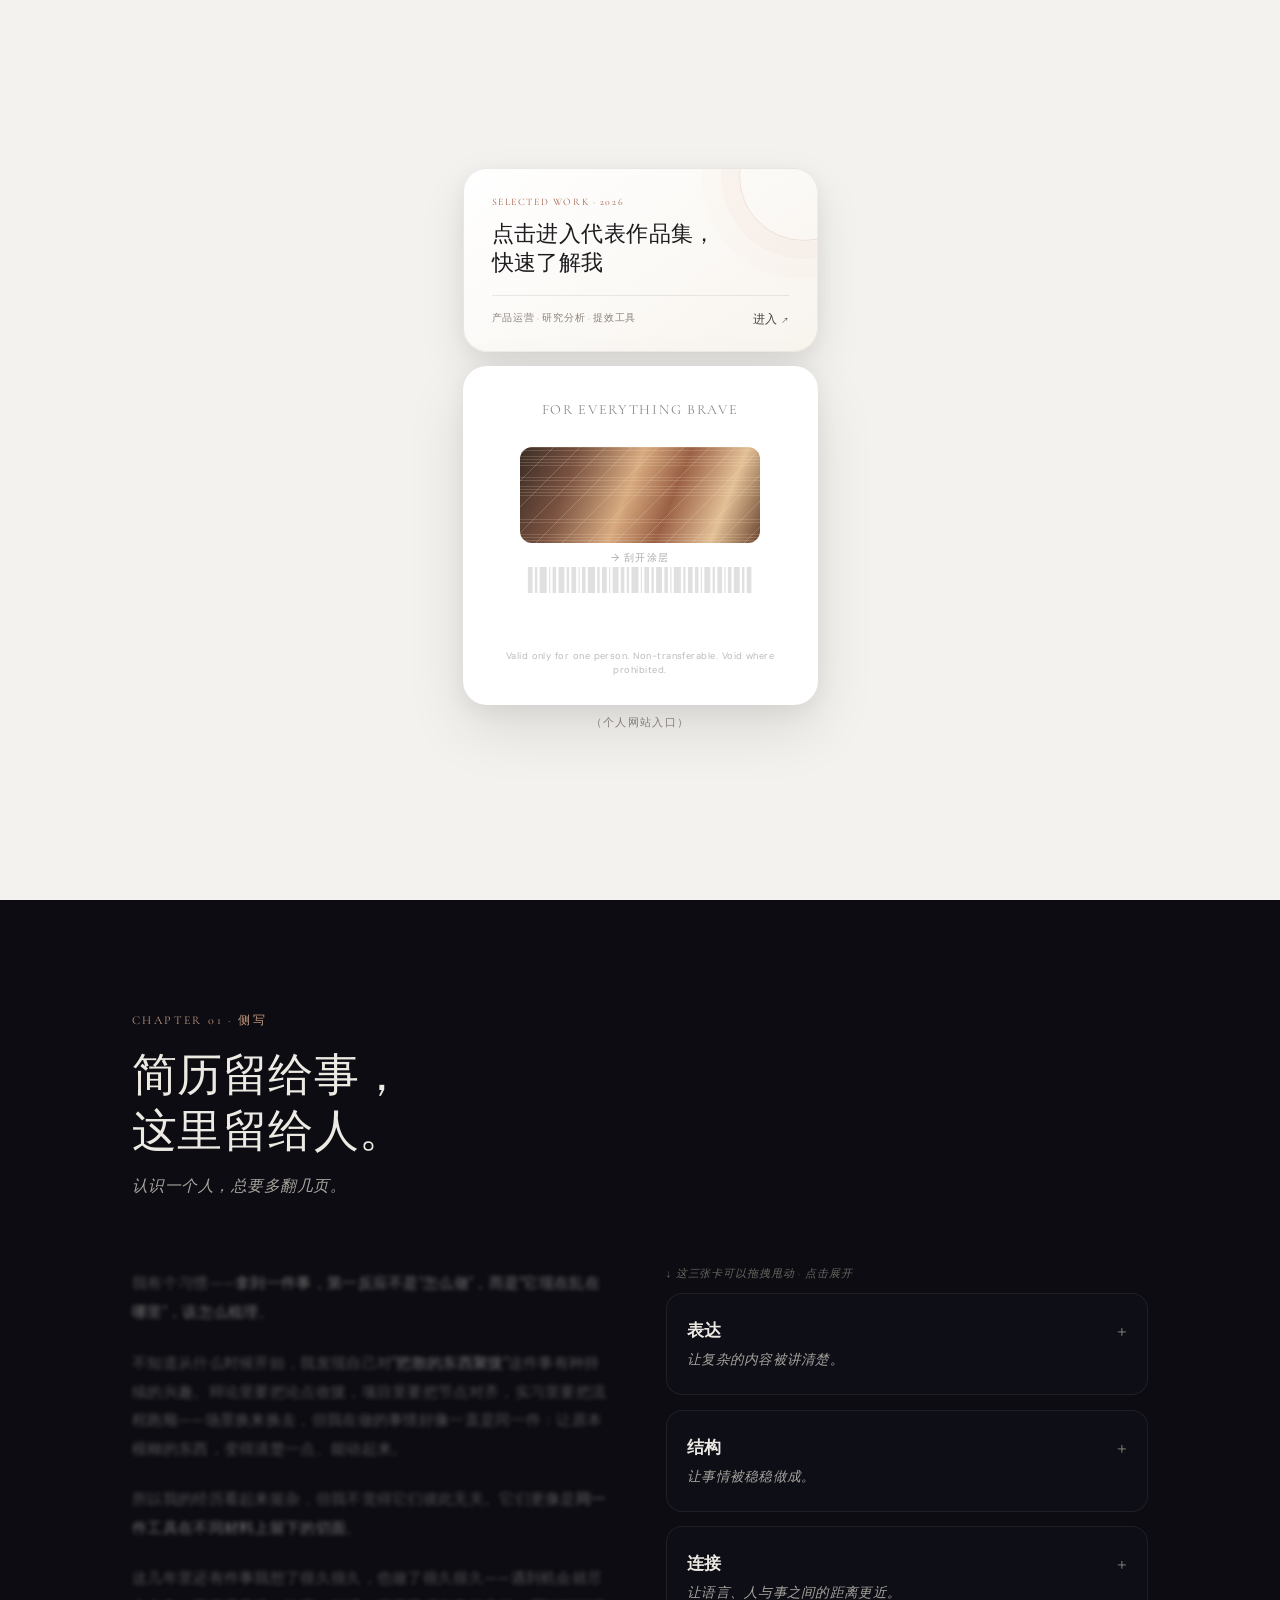
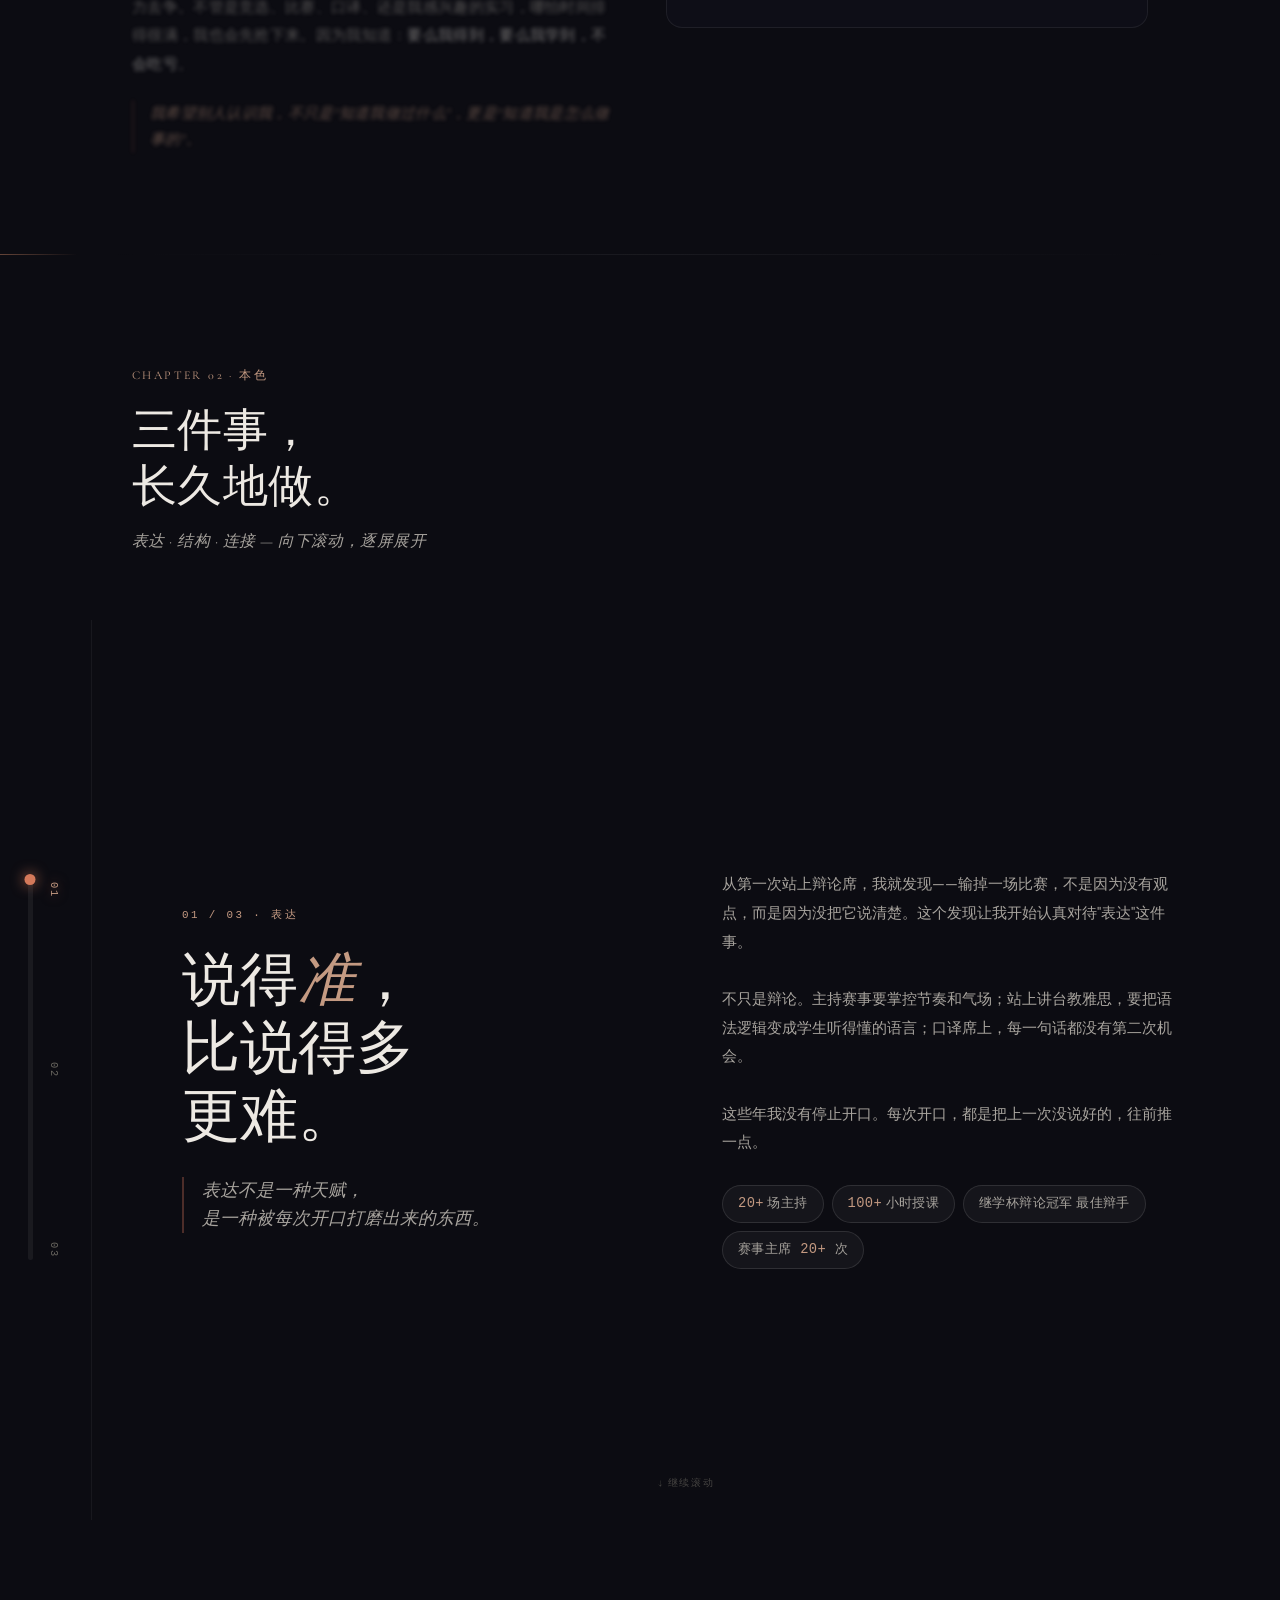
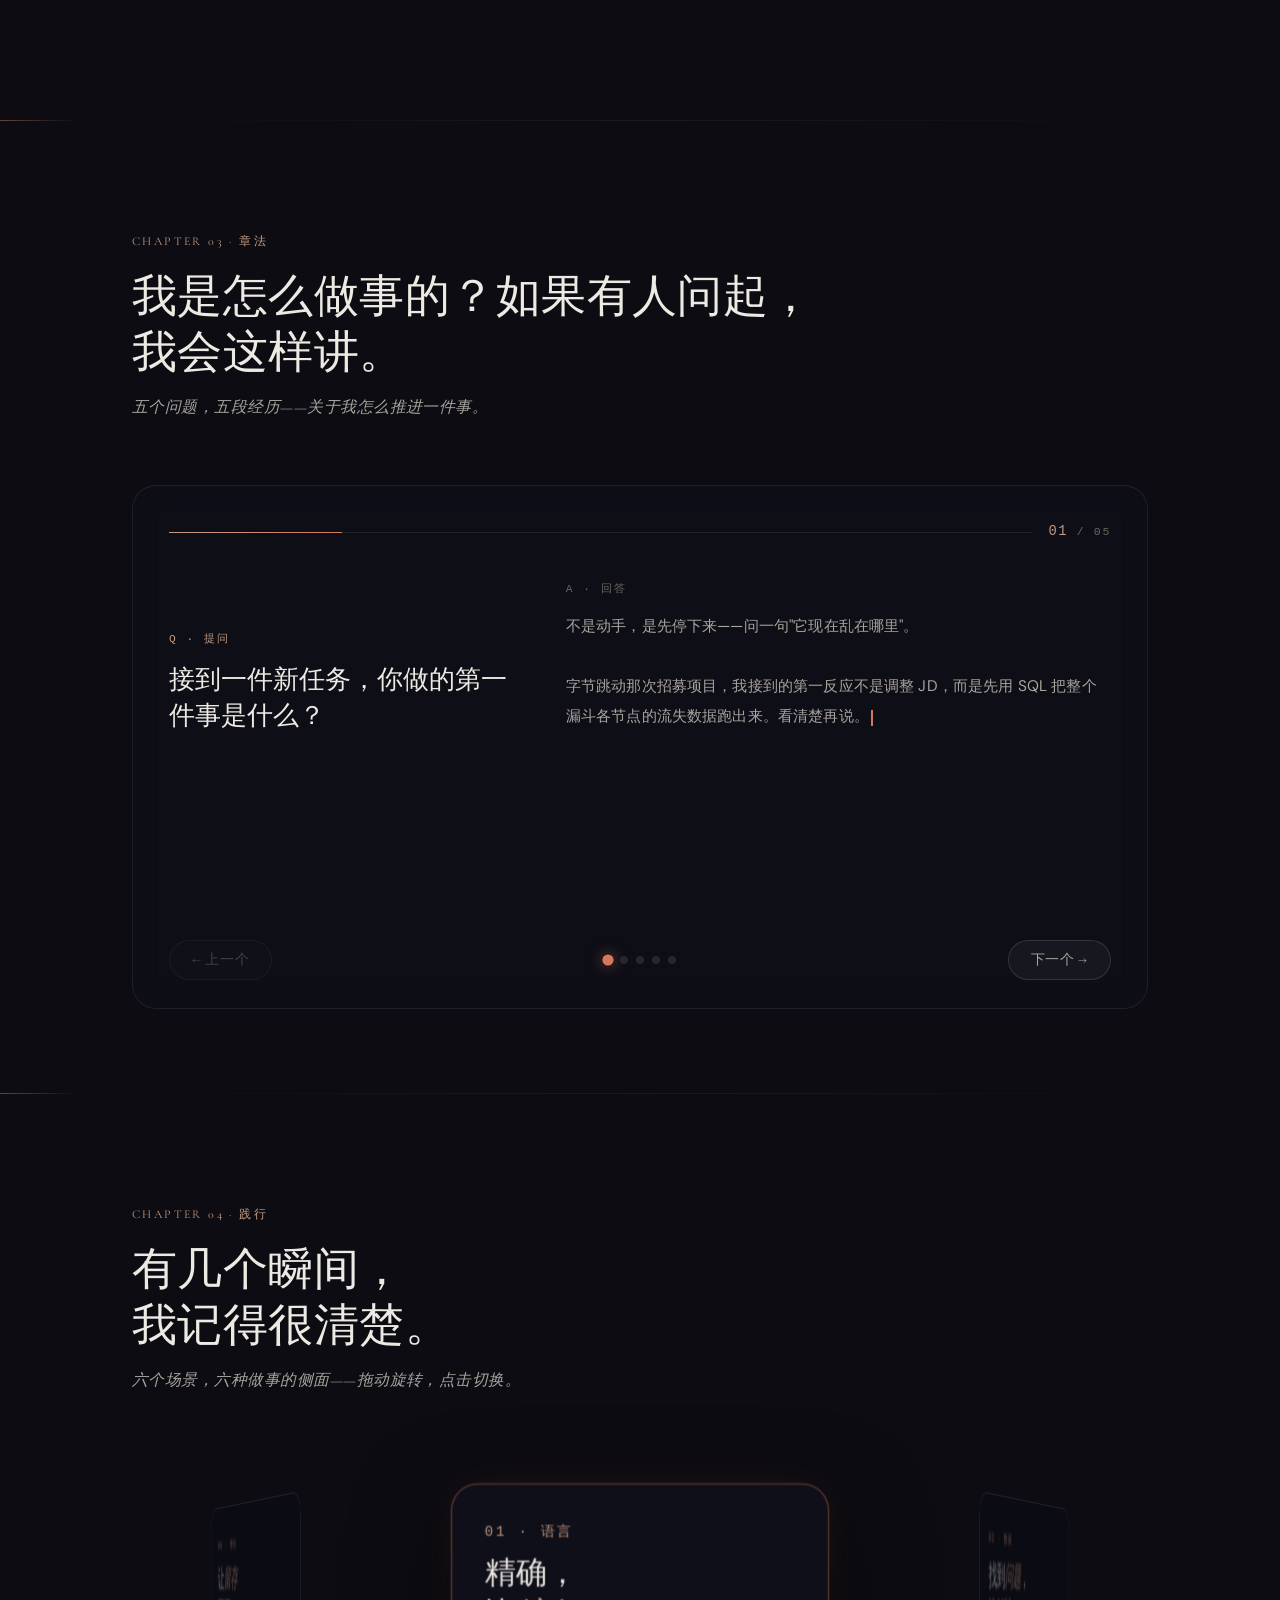
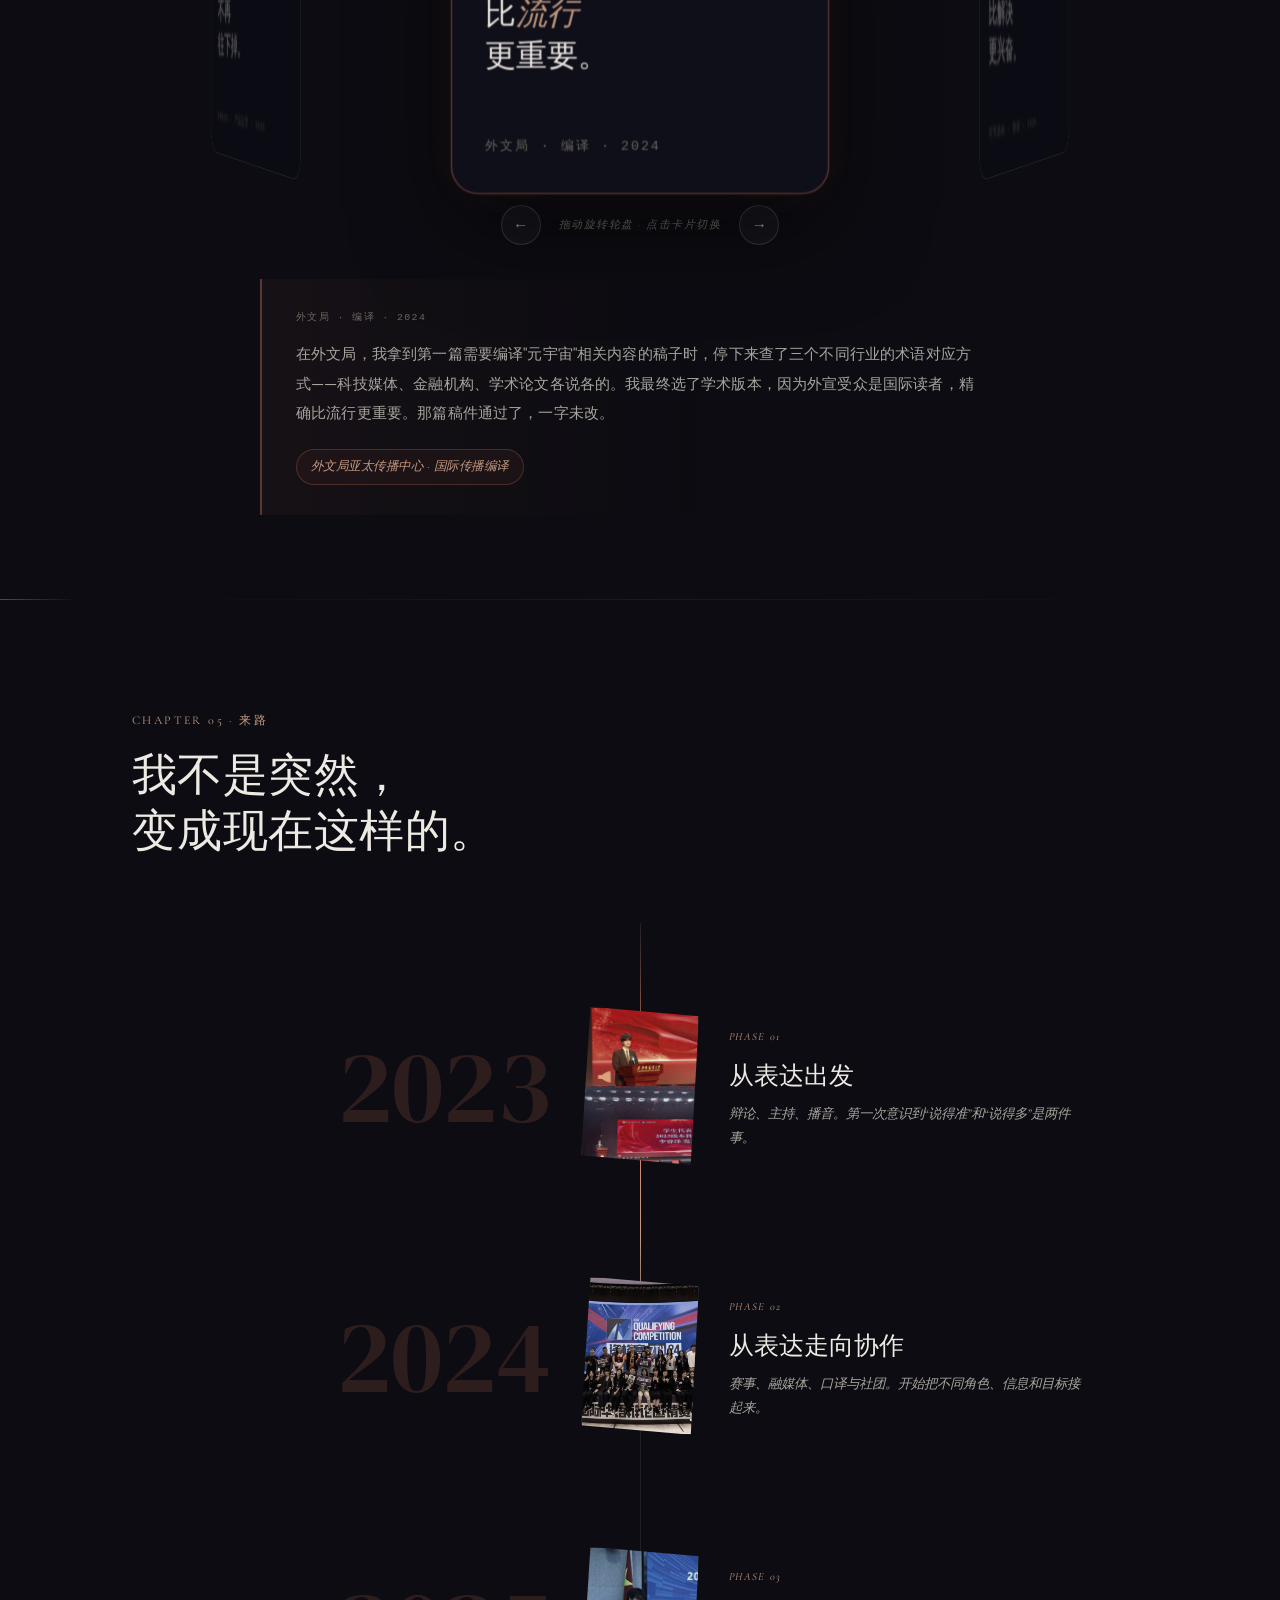
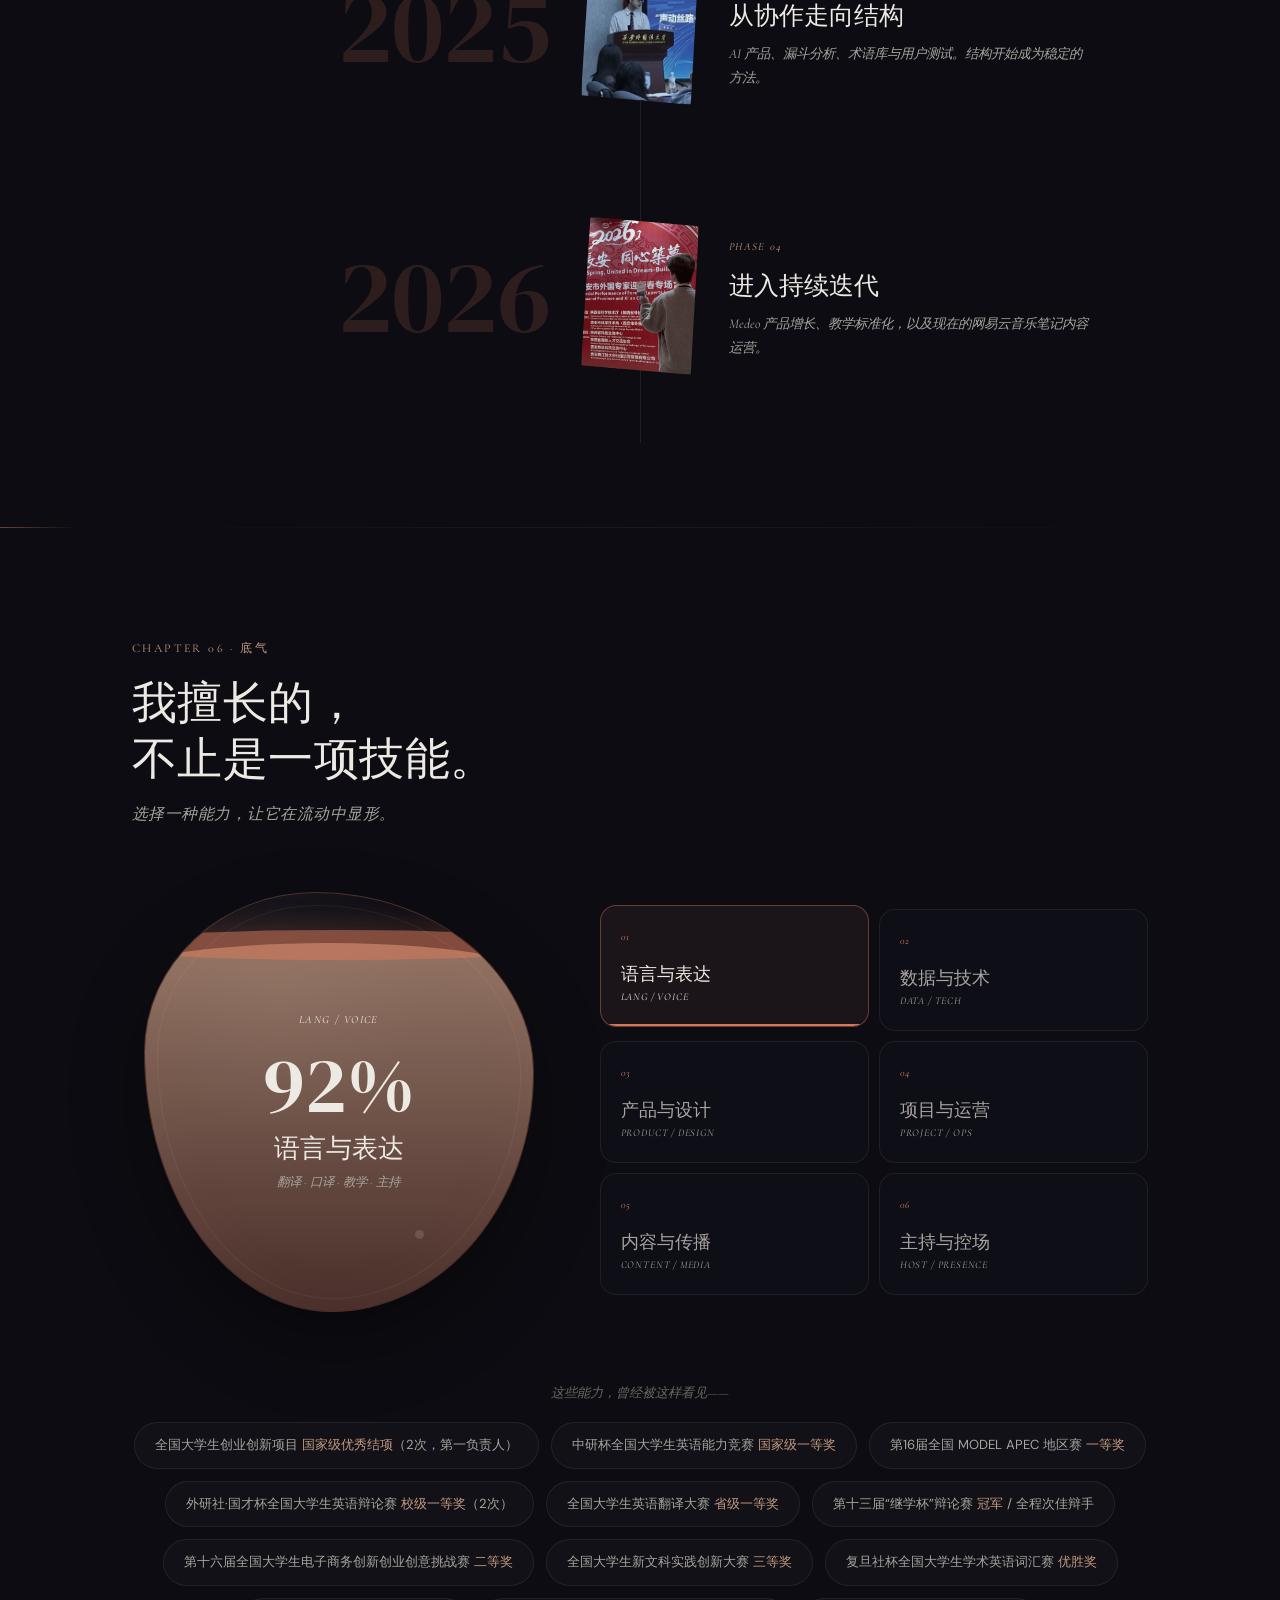
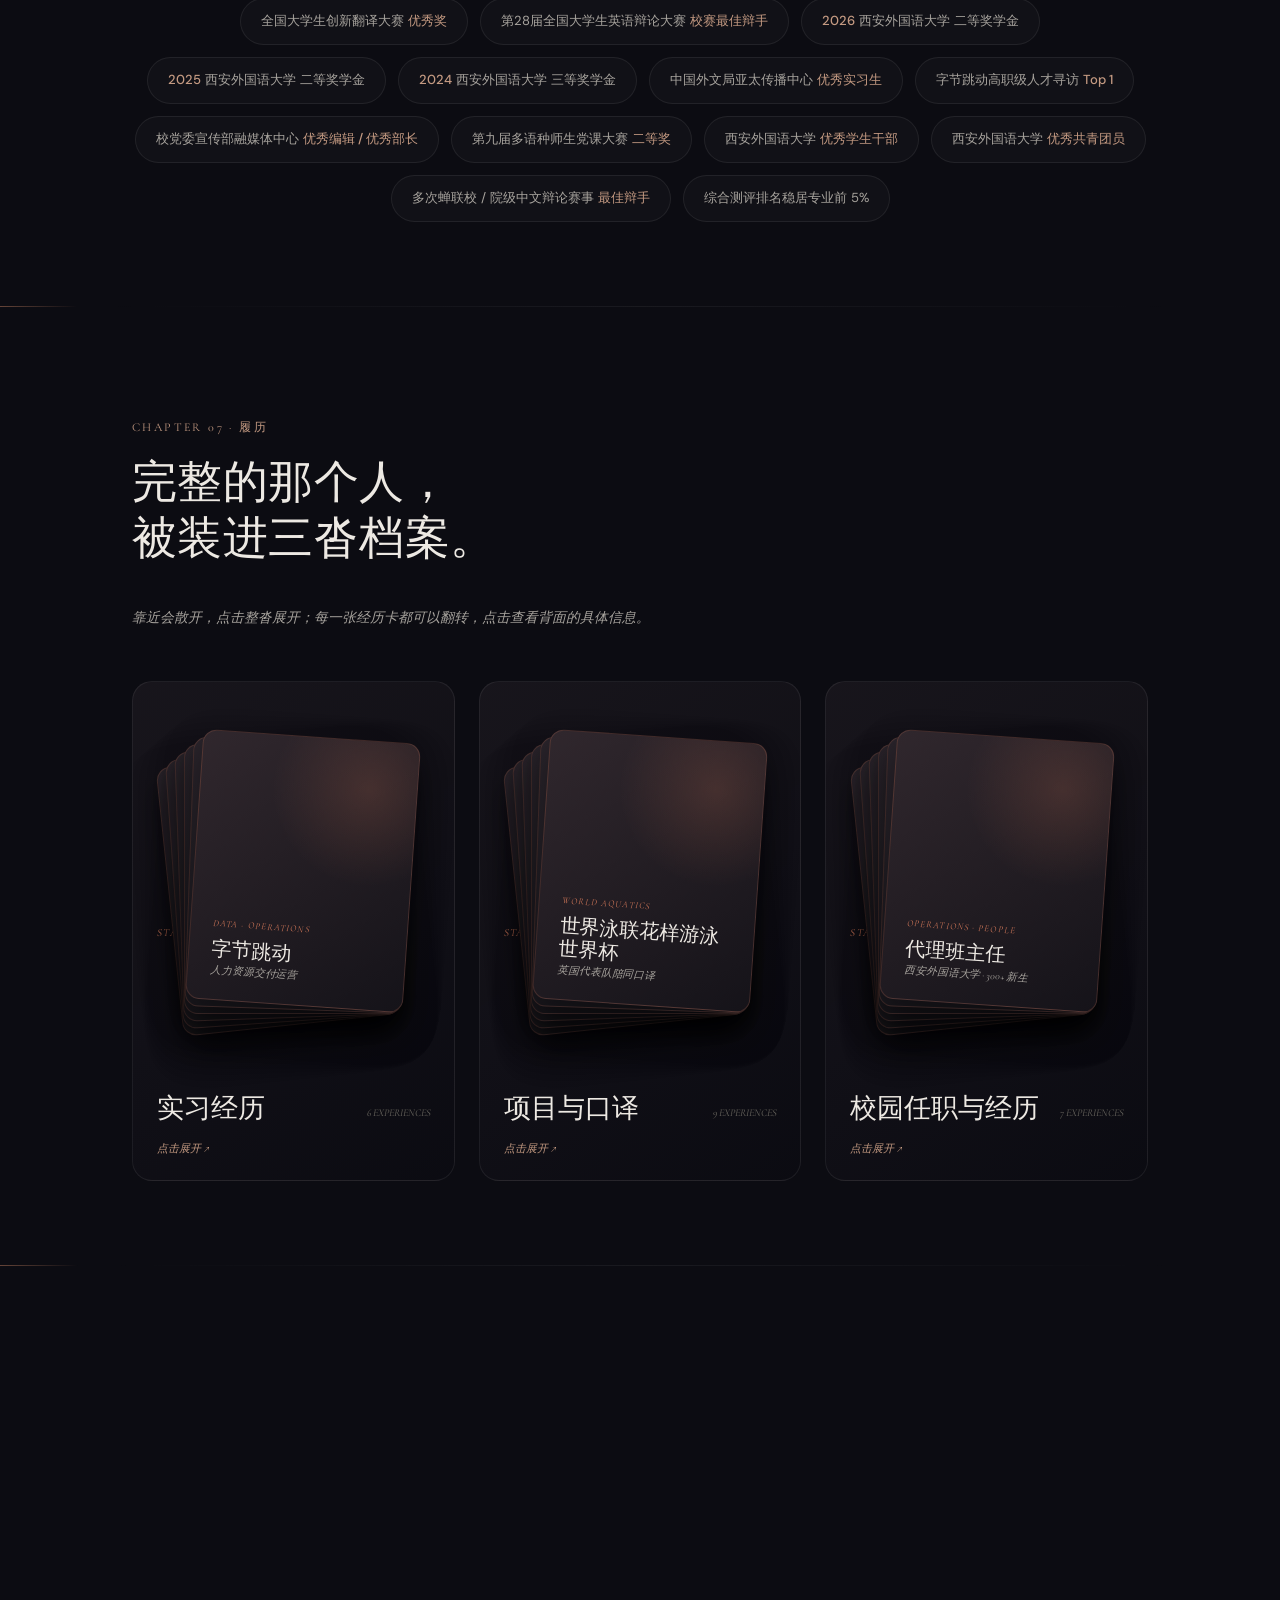
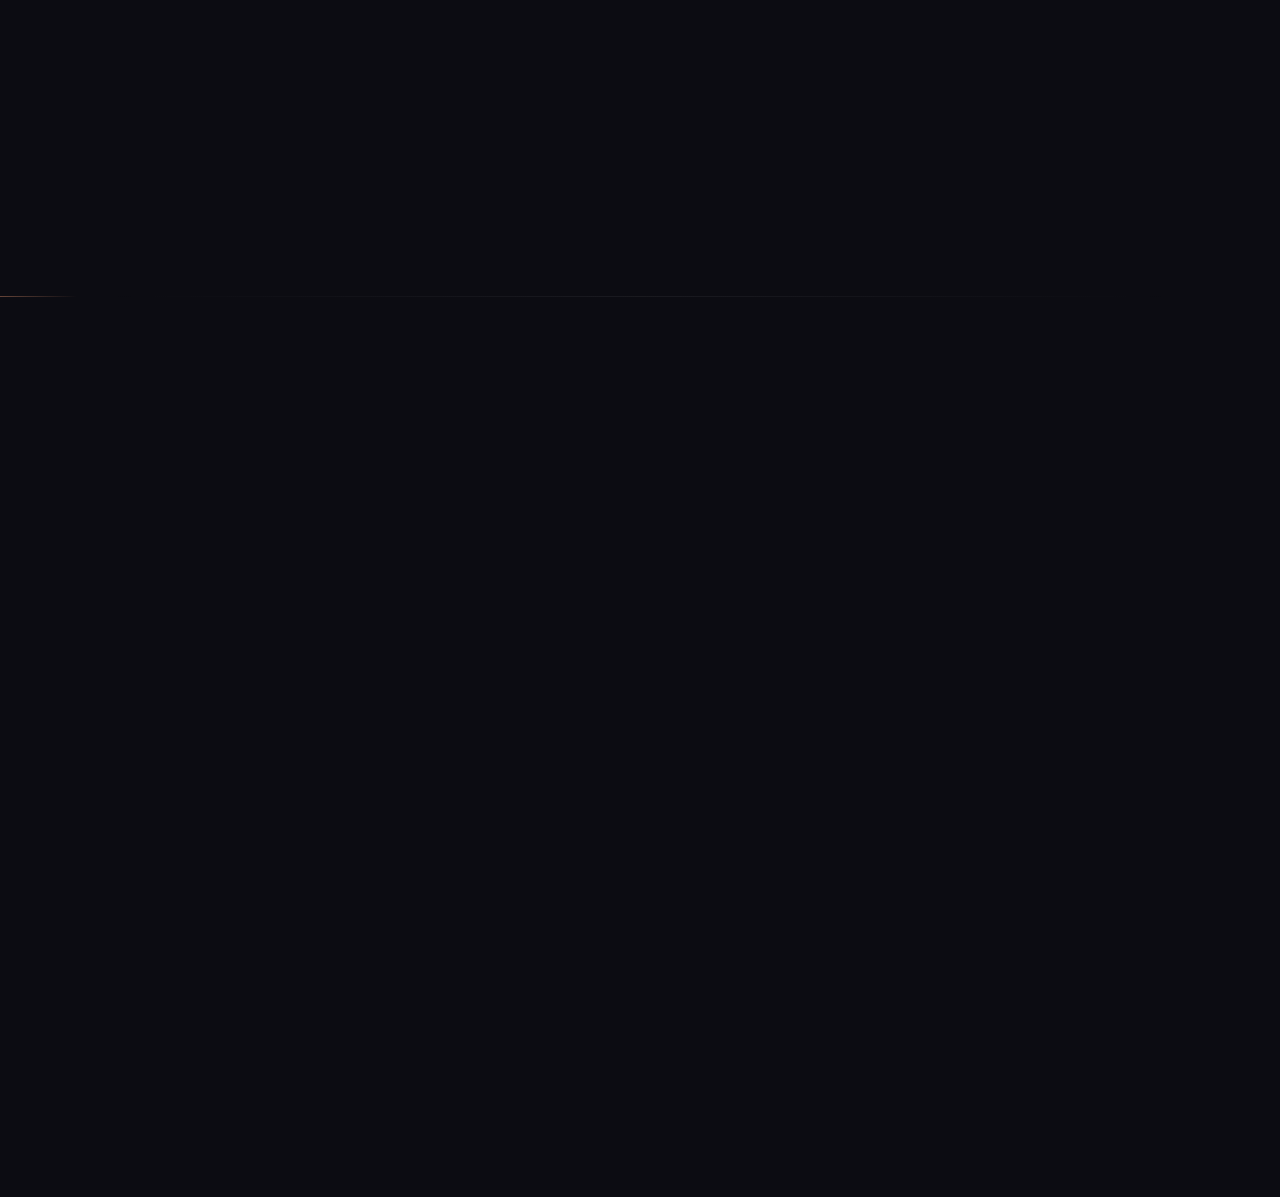
<file: index.html>
<!DOCTYPE html>
<html lang="zh-CN">
<head>
    <meta charset="UTF-8">
    <meta name="viewport" content="width=device-width, initial-scale=1.0">
    <title>李睿泽 Griffin — 三件事，长久地做</title>
    <link rel="preconnect" href="https://fonts.googleapis.com">
    <link rel="preconnect" href="https://fonts.gstatic.com" crossorigin>
    <link href="https://fonts.googleapis.com/css2?family=Cormorant+Garamond:ital,wght@0,300;0,400;0,500;0,600;1,300;1,400&family=DM+Sans:ital,opsz,wght@0,9..40,300;0,9..40,400;0,9..40,500;1,9..40,300&family=DM+Serif+Display:ital@0;1&display=swap" rel="stylesheet">
    <style>
        :root {
            --bg-deep: #0c0c12;
            --bg-mid: #13131c;
            --bg-surface: #181824;
            --text-primary: #ede9e3;
            --text-secondary: #a8a49e;
            --text-muted: #6a6760;
            --accent-warm: #d4795a;
            --accent-rose: #c49a82;
            --accent-glow: #b8684a;
            --accent-gold: #c8a96a;
            --glass-border: rgba(255,255,255,0.07);
            --glass-bg: rgba(18,18,28,0.55);
            --glass-bg-hover: rgba(24,24,36,0.65);
            --font-display: 'DM Serif Display', 'Georgia', serif;
            --font-body: 'DM Sans', 'PingFang SC', 'Microsoft YaHei', sans-serif;
            --font-serif: 'Cormorant Garamond', 'Georgia', serif;
            --font-mono: 'SF Mono', 'JetBrains Mono', monospace;
            --ease-spring: cubic-bezier(0.34,1.56,0.64,1);
            --ease-out-expo: cubic-bezier(0.16,1,0.3,1);
            --ease-soft: cubic-bezier(0.25,1.2,0.5,1);
        }
        *, *::before, *::after { margin:0; padding:0; box-sizing:border-box; }
        html { scroll-behavior:smooth; scrollbar-width:thin; scrollbar-color:rgba(255,255,255,0.08) transparent; }
        ::-webkit-scrollbar { width:4px; }
        ::-webkit-scrollbar-thumb { background:rgba(255,255,255,0.07); border-radius:10px; }
        ::selection { background:rgba(212,121,90,0.35); color:var(--text-primary); }
        body {
            background:var(--bg-deep); color:var(--text-primary);
            font-family:var(--font-body); line-height:1.75;
            overflow-x:hidden; -webkit-font-smoothing:antialiased;
        }

        /* ═══ 流体主角层 ═══ */
        #fluid-gl {
            position:fixed; inset:0; z-index:0;
            width:100%; height:100%;
            pointer-events:none; opacity:0;
        }
        body.no-gl::before {
            content:''; position:fixed; inset:0; z-index:0; pointer-events:none;
            background:
                radial-gradient(60vw 60vw at 70% 30%, rgba(212,121,90,0.10), transparent 65%),
                radial-gradient(45vw 45vw at 20% 75%, rgba(196,154,130,0.08), transparent 65%);
        }
        .bg-texture {
            position:fixed; inset:0; pointer-events:none; z-index:2; opacity:0.05;
            background-image:url("data:image/svg+xml,%3Csvg xmlns='http://www.w3.org/2000/svg' width='24' height='24'%3E%3Ccircle cx='12' cy='12' r='1.1' fill='%23c5d4e8' fill-opacity='0.5'/%3E%3C/svg%3E");
            background-size:24px 24px;
        }
        .bg-vignette {
            position:fixed; inset:0; pointer-events:none; z-index:1;
            background:radial-gradient(120% 90% at 50% 45%, transparent 55%, rgba(5,5,9,0.55) 100%);
        }

        /* ═══ 进入页 · 液态金属票券 ═══ */
        .entry-overlay {
            position:fixed; inset:0; z-index:1000;
            background:#f4f2ef;
            display:flex; align-items:center; justify-content:center;
            overflow-x:hidden; overflow-y:auto; padding:24px 0;
        }
        .entry-overlay.gone { display:none; }
        .entry-stack {
            position:relative; z-index:2; width:min(90%, 355px); margin:auto;
            display:grid; gap:14px;
            transition:transform 1.1s cubic-bezier(0.5,0,0.8,0.4), opacity 0.9s ease 0.15s;
        }
        .entry-portfolio {
            position:relative; display:block; padding:25px 28px 22px;
            overflow:hidden; border:1px solid rgba(50,43,39,0.08); border-radius:24px;
            background:linear-gradient(145deg, #fff 0%, #f8f4ee 100%);
            box-shadow:0 20px 48px rgba(0,0,0,0.09), 0 5px 18px rgba(0,0,0,0.05);
            color:#1c1c1e; text-decoration:none; text-align:left;
            transition:transform 0.45s var(--ease-soft), box-shadow 0.45s var(--ease-soft), border-color 0.35s ease;
        }
        .entry-portfolio::before {
            content:''; position:absolute; width:130px; height:130px; right:-52px; top:-58px;
            border:1px solid rgba(188,112,82,0.18); border-radius:50%;
            box-shadow:0 0 0 18px rgba(188,112,82,0.035), 0 0 0 38px rgba(188,112,82,0.025);
        }
        .entry-portfolio:hover { transform:translateY(-4px); border-color:rgba(188,112,82,0.25); box-shadow:0 26px 58px rgba(0,0,0,0.12), 0 8px 22px rgba(0,0,0,0.06); }
        .entry-portfolio-kicker { display:block; margin-bottom:9px; color:#a35f49; font-family:var(--font-serif); font-size:0.62rem; letter-spacing:0.16em; text-transform:uppercase; }
        .entry-portfolio-title { display:block; max-width:280px; font-family:var(--font-serif); font-size:1.35rem; font-weight:400; line-height:1.35; letter-spacing:0.02em; }
        .entry-portfolio-meta { display:flex; align-items:center; justify-content:space-between; gap:16px; margin-top:17px; padding-top:13px; border-top:1px solid rgba(40,34,31,0.09); color:#8a8179; font-family:var(--font-serif); font-size:0.63rem; letter-spacing:0.07em; }
        .entry-portfolio-meta b { flex:0 0 auto; color:#4b413b; font-size:0.72rem; font-weight:400; }
        .entry-personal-wrap { display:grid; gap:8px; }
        .entry-card {
            position:relative; width:100%;
            background:#ffffff; border-radius:24px;
            padding:32px 34px 27px;
            box-shadow:0 24px 60px rgba(0,0,0,0.10), 0 6px 22px rgba(0,0,0,0.06);
            text-align:center; z-index:2;
        }
        .entry-overlay.melting .entry-stack {
            transform:translateY(120vh) rotate(7deg) scale(0.92);
            opacity:0;
        }
        .entry-card-label {
            font-family:var(--font-serif); font-size:0.88rem;
            letter-spacing:0.12em; color:#888;
            margin-bottom:24px; text-transform:uppercase;
        }
        .entry-scratch-wrapper {
            width:240px; height:96px; border-radius:12px;
            margin:0 auto 24px; cursor:grab;
            user-select:none; -webkit-user-select:none; position:relative;
        }
        .entry-scratch-wrapper:active { cursor:grabbing; }
        .entry-scratch-reveal {
            position:absolute; inset:0;
            display:flex; align-items:center; justify-content:center;
            font-family:'Cormorant Garamond', serif;
            font-size:2.1rem; font-weight:300;
            letter-spacing:0.18em; color:#1c1c1e;
            background:#f8f7f5; border-radius:12px; z-index:1;
            transition:transform 0.5s var(--ease-spring);
        }
        .entry-scratch-canvas { position:absolute; inset:0; z-index:2; border-radius:12px; touch-action:none; }
        .entry-scratch-hint {
            position:absolute; bottom:-24px; left:50%; transform:translateX(-50%);
            font-size:0.65rem; letter-spacing:0.1em; color:#aaa;
            z-index:3; pointer-events:none; white-space:nowrap;
            animation:hintPulse 2.5s ease-in-out infinite;
        }
        @keyframes hintPulse { 0%,100%{opacity:0.3} 50%{opacity:0.85} }
        .entry-scratch-wrapper.scratched .entry-scratch-hint { opacity:0; animation:none; }
        .entry-barcode { width:82%; height:26px; margin:0 auto 14px; opacity:0.6; }
        .entry-barcode svg { width:100%; height:100%; }
        .entry-redeem-btn {
            display:inline-block; margin-top:4px;
            color:#555; font-size:0.82rem; letter-spacing:0.08em;
            cursor:pointer; background:none; border:none;
            opacity:0; transform:translateY(8px); pointer-events:none;
            transition:opacity 0.5s, transform 0.5s var(--ease-spring), color 0.3s;
            font-family:var(--font-serif);
        }
        .entry-redeem-btn.visible { opacity:1; transform:translateY(0); pointer-events:auto; }
        .entry-redeem-btn:hover { color:#111; }
        .entry-card-footer { margin-top:15px; font-size:0.58rem; color:#bbb; letter-spacing:0.05em; line-height:1.5; }
        .entry-site-note { margin:0; color:#8d8680; font-family:var(--font-serif); font-size:0.7rem; letter-spacing:0.12em; text-align:center; }
        /* 融化帘幕 */
        .melt-drips { position:absolute; inset:0; z-index:1; pointer-events:none; display:flex; }
        .melt-drips i {
            flex:1; background:#f4f2ef; transform-origin:top center;
            border-radius:0 0 46% 46% / 0 0 90px 90px;
        }
        .entry-overlay.melting { background:transparent; }
        .entry-overlay.melting .melt-drips i { animation:meltDrop 1.5s cubic-bezier(0.6,0.05,0.55,0.95) forwards; }
        .entry-overlay.melting .melt-drips i:nth-child(1){animation-delay:0.28s}
        .entry-overlay.melting .melt-drips i:nth-child(2){animation-delay:0.08s}
        .entry-overlay.melting .melt-drips i:nth-child(3){animation-delay:0.42s}
        .entry-overlay.melting .melt-drips i:nth-child(4){animation-delay:0.00s}
        .entry-overlay.melting .melt-drips i:nth-child(5){animation-delay:0.34s}
        .entry-overlay.melting .melt-drips i:nth-child(6){animation-delay:0.16s}
        .entry-overlay.melting .melt-drips i:nth-child(7){animation-delay:0.48s}
        @keyframes meltDrop {
            0%   { transform:translateY(0) scaleY(1); }
            28%  { transform:translateY(4vh) scaleY(1.08); }
            100% { transform:translateY(135vh) scaleY(1.2); }
        }

        /* ═══ 导航 · 液态胶囊 ═══ */
        .top-nav {
            position:fixed; top:0; left:0; right:0; z-index:100;
            display:flex; align-items:center; justify-content:space-between;
            padding:14px 36px;
            background:rgba(12,12,18,0.55);
            backdrop-filter:blur(20px); -webkit-backdrop-filter:blur(20px);
            border-bottom:1px solid var(--glass-border);
            opacity:0; transform:translateY(-12px); pointer-events:none;
            transition:opacity 0.8s ease, transform 0.8s var(--ease-out-expo);
        }
        .top-nav.visible { opacity:1; transform:none; pointer-events:auto; }
        .nav-brand { font-family:var(--font-serif); font-size:1rem; letter-spacing:0.06em; color:var(--text-primary); white-space:nowrap; }
        .nav-links { display:flex; gap:4px; position:relative; }
        .nav-pill {
            position:absolute; top:0; left:0; height:100%;
            border-radius:20px; background:rgba(212,121,90,0.13);
            border:1px solid rgba(212,121,90,0.22);
            opacity:0; pointer-events:none; z-index:0;
        }
        .nav-links a {
            position:relative; z-index:1;
            color:var(--text-secondary); text-decoration:none;
            font-size:0.85rem; letter-spacing:0.05em;
            padding:6px 14px; border-radius:20px;
            transition:color 0.3s var(--ease-soft);
            font-family:var(--font-serif);
        }
        .nav-links a:hover { color:var(--text-primary); }
        .nav-links a.active { color:var(--text-primary); }
        .nav-cta {
            font-size:0.82rem; letter-spacing:0.05em;
            padding:7px 20px; border-radius:22px;
            border:1px solid rgba(255,255,255,0.15);
            background:transparent; color:var(--text-secondary);
            cursor:pointer; transition:all 0.4s var(--ease-soft);
            font-family:var(--font-serif);
        }
        .nav-cta:hover { background:rgba(255,255,255,0.07); border-color:var(--accent-rose); color:var(--text-primary); }
        .nav-actions { display:flex; align-items:center; gap:8px; }
        .nav-portfolio {
            padding:8px 18px; border:1px solid rgba(212,121,90,0.42); border-radius:22px;
            background:rgba(212,121,90,0.12); color:var(--text-primary); text-decoration:none;
            font-family:var(--font-serif); font-size:0.82rem; letter-spacing:0.05em;
            transition:all 0.4s var(--ease-soft);
        }
        .nav-portfolio:hover { background:rgba(212,121,90,0.22); border-color:var(--accent-warm); box-shadow:0 0 24px rgba(212,121,90,0.12); }
        .nav-portfolio-mobile { display:none; }
        .nav-burger { display:none; width:28px; height:20px; background:none; border:none; cursor:pointer; padding:0; position:relative; z-index:101; }
        .nav-burger span { position:absolute; left:0; right:0; height:2px; background:var(--text-primary); border-radius:2px; transition:transform 0.35s var(--ease-soft), opacity 0.25s ease; }
        .nav-burger span:nth-child(1){top:1px} .nav-burger span:nth-child(2){top:9px} .nav-burger span:nth-child(3){top:17px}
        .top-nav.menu-open .nav-burger span:nth-child(1){transform:translateY(8px) rotate(45deg)}
        .top-nav.menu-open .nav-burger span:nth-child(2){opacity:0}
        .top-nav.menu-open .nav-burger span:nth-child(3){transform:translateY(-8px) rotate(-45deg)}

        /* ═══ 温度计进度（右侧液柱） ═══ */
        .thermo {
            position:fixed; right:26px; top:50%; transform:translateY(-50%);
            z-index:90; display:flex; flex-direction:column; align-items:center;
            opacity:0; pointer-events:none; transition:opacity 0.6s ease;
        }
        .thermo.visible { opacity:1; pointer-events:auto; }
        .thermo-track { position:relative; width:3px; height:188px; border-radius:3px; background:rgba(255,255,255,0.07); }
        .thermo-fill {
            position:absolute; top:0; left:0; width:100%; height:0;
            border-radius:3px;
            background:linear-gradient(to bottom, var(--accent-rose), var(--accent-warm));
            box-shadow:0 0 10px rgba(212,121,90,0.5);
        }
        .thermo-fill::after {
            content:''; position:absolute; bottom:-4px; left:50%;
            width:9px; height:9px; border-radius:50%;
            transform:translateX(-50%);
            background:var(--accent-warm);
            box-shadow:0 0 12px rgba(212,121,90,0.85);
        }
        .thermo-tick {
            position:absolute; left:50%; width:11px; height:11px;
            transform:translate(-50%,-50%); border-radius:50%;
            background:transparent; cursor:pointer; border:none; padding:0;
        }
        .thermo-tick::before {
            content:''; position:absolute; inset:3px; border-radius:50%;
            background:rgba(255,255,255,0.18);
            transition:all 0.35s var(--ease-soft);
        }
        .thermo-tick:hover::before, .thermo-tick.active::before {
            background:var(--accent-warm);
            box-shadow:0 0 10px rgba(212,121,90,0.7);
            inset:2px;
        }
        .thermo-tick .tip {
            position:absolute; right:18px; top:50%; transform:translateY(-50%);
            white-space:nowrap; font-size:0.65rem; letter-spacing:0.06em;
            color:var(--text-secondary); font-family:var(--font-serif);
            opacity:0; pointer-events:none; transition:opacity 0.3s;
        }
        .thermo-tick:hover .tip { opacity:1; }

        /* ═══ 流体光标（吸附变形环） ═══ */
        body.v-cursor, body.v-cursor * { cursor:none !important; }
        .cur-dot, .cur-ring, .cur-glow {
            position:fixed; left:0; top:0; pointer-events:none;
            opacity:0; transition:opacity 0.5s ease; will-change:transform;
        }
        .cur-dot { width:6px; height:6px; border-radius:50%; z-index:2002; background:var(--accent-warm); box-shadow:0 0 10px rgba(212,121,90,0.85); }
        .cur-ring {
            z-index:2001; border:1px solid rgba(214,142,112,0.65);
            mix-blend-mode:exclusion;
        }
        .cur-glow { width:140px; height:140px; border-radius:50%; z-index:2000; background:radial-gradient(circle, rgba(212,121,90,0.13), transparent 65%); filter:blur(6px); }

        /* ═══ 通用章节骨架 ═══ */
        .main-container { position:relative; z-index:5; }
        .section { position:relative; z-index:2; padding:110px 32px 84px; max-width:1080px; margin:0 auto; }
        .section-header { margin-bottom:64px; }
        .section-header .chapter-tag {
            font-size:0.75rem; letter-spacing:0.2em; color:var(--accent-rose);
            text-transform:uppercase; margin-bottom:16px; font-family:var(--font-serif); display:block;
        }
        .section-header h2 {
            font-family:var(--font-display); font-size:2.8rem; font-weight:400;
            letter-spacing:0.01em; color:var(--text-primary); margin-bottom:14px; line-height:1.25;
        }
        .section-header .subtitle { font-size:0.98rem; color:var(--text-secondary); letter-spacing:0.03em; font-family:var(--font-serif); font-style:italic; }
        .section-divider {
            width:100%; max-width:1080px; margin:0 auto; height:1px; position:relative;
            background:linear-gradient(90deg, transparent, rgba(255,255,255,0.06), transparent);
        }
        @media (prefers-reduced-motion: no-preference) {
            .section-divider::after {
                content:''; position:absolute; top:0; left:-20%; height:1px; width:18%;
                background:linear-gradient(90deg, transparent, rgba(214,140,105,0.55), transparent);
                animation:dividerSweep 6s var(--ease-soft) infinite;
            }
            @keyframes dividerSweep { 0%{left:-20%;opacity:0} 12%{opacity:1} 85%{opacity:1} 100%{left:102%;opacity:0} }
        }

        /* reveal 系统 */
        .reveal { opacity:0; transform:translateY(30px); filter:blur(6px); transition:opacity 0.8s var(--ease-out-expo), transform 0.8s var(--ease-out-expo), filter 0.8s var(--ease-out-expo); }
        .reveal.visible { opacity:1; transform:none; filter:blur(0); }
        /* 标题逐字 */
        .ch-split .ch { display:inline-block; opacity:0; transform:translateY(0.65em) rotate(5deg) scale(0.92); filter:blur(8px);
            transition:opacity 0.65s var(--ease-out-expo), transform 0.95s var(--ease-spring), filter 0.65s ease;
            transition-delay:calc(var(--i) * 0.042s); }
        .ch-split.ch-in .ch { opacity:1; transform:none; filter:blur(0); }
        /* 卡片液态高光 */
        .sheen { position:absolute; inset:-1px; border-radius:inherit; pointer-events:none; opacity:0; transition:opacity 0.5s ease;
            background:radial-gradient(230px circle at var(--gx,50%) var(--gy,50%), rgba(216,140,105,0.16), rgba(200,154,130,0.05) 42%, transparent 72%);
            mix-blend-mode:plus-lighter; z-index:2 !important; }
        .sheen.on { opacity:1; }
        .v-skew { will-change:transform; }

        /* ═══ HERO · 名字与玻璃碎片 ═══ */
        .hero-section {
            position:relative; z-index:15; min-height:100vh;
            display:flex; flex-direction:column; align-items:center; justify-content:center;
            padding:90px 24px 64px; text-align:center;
        }
        .hero-stage {
            display:flex; align-items:center; justify-content:center;
            gap:72px; flex-wrap:wrap; margin-bottom:38px;
            perspective:1200px;
        }
        .hero-left { text-align:left; }
        .hero-english-name {
            font-family:var(--font-serif); font-size:5.6rem; font-weight:300;
            letter-spacing:0.1em; color:var(--text-primary); line-height:1.05;
            text-shadow:0 0 30px rgba(200,130,110,0.2);
            transform-style:preserve-3d;
        }
        .hero-letter { display:inline-block; cursor:pointer; user-select:none; transition:color 0.35s var(--ease-soft), text-shadow 0.35s var(--ease-soft); will-change:transform; }
        .hero-letter:hover { color:var(--accent-warm); text-shadow:0 0 40px rgba(210,120,90,0.6); }
        .hero-letter.active { color:var(--accent-warm); text-shadow:0 0 45px rgba(210,120,90,0.8); }
        .hero-chinese-name { font-family:var(--font-serif); font-size:1.9rem; font-weight:300; letter-spacing:0.14em; color:var(--text-secondary); margin-top:10px; }
        .hero-hint { font-size:0.78rem; color:var(--text-muted); margin-top:14px; letter-spacing:0.06em; font-family:var(--font-serif); font-style:italic; }

        /* 玻璃碎片照片 */
        .hero-shard {
            position:relative; width:330px; height:360px;
            will-change:transform;
            filter:drop-shadow(0 30px 60px rgba(0,0,0,0.5)) drop-shadow(0 0 34px rgba(212,121,90,0.14));
            animation:shardFloat 7s ease-in-out infinite;
        }
        @keyframes shardFloat { 0%,100%{transform:translateY(0) rotate(0.4deg)} 50%{transform:translateY(-12px) rotate(-0.6deg)} }
        .shard-frame {
            position:absolute; inset:0;
            clip-path:polygon(7% 3%, 96% 0%, 100% 88%, 12% 100%, 0% 64%);
            background:linear-gradient(135deg, rgba(212,121,90,0.45), rgba(200,169,106,0.18) 40%, rgba(196,154,130,0.4));
        }
        .shard-body {
            position:absolute; inset:2px;
            clip-path:polygon(7% 3%, 96% 0%, 100% 88%, 12% 100%, 0% 64%);
            background:rgba(16,16,26,0.6);
            backdrop-filter:blur(8px); -webkit-backdrop-filter:blur(8px);
            overflow:hidden;
        }
        .hero-photo-placeholder { position:absolute; inset:0; transition:opacity 0.5s, transform 0.5s var(--ease-soft); }
        .hero-photo-img { width:100%; height:100%; object-fit:cover; display:block; opacity:0.92; }
        .shard-gloss {
            position:absolute; inset:0; pointer-events:none;
            background:linear-gradient(115deg, transparent 30%, rgba(255,255,255,0.10) 46%, transparent 56%);
            transform:translateX(-120%);
            animation:glossSweep 6.5s ease-in-out infinite 1.6s;
        }
        @keyframes glossSweep { 0%,55%{transform:translateX(-120%)} 80%,100%{transform:translateX(130%)} }
        .hero-meaning-card {
            position:absolute; inset:0; z-index:3;
            display:flex; flex-direction:column; align-items:center; justify-content:center;
            padding:28px; text-align:center;
            opacity:0; transform:translateY(34px) scale(0.96); filter:blur(8px);
            pointer-events:none;
            transition:opacity 0.55s, transform 0.6s var(--ease-spring), filter 0.5s;
        }
        .hero-shard.show-meaning .hero-photo-placeholder { opacity:0.08; transform:scale(1.04); }
        .hero-shard.show-meaning .hero-meaning-card { opacity:1; transform:none; filter:blur(0); pointer-events:auto; }
        .meaning-quality { font-size:0.68rem; letter-spacing:0.18em; color:var(--accent-rose); text-transform:uppercase; margin-bottom:8px; font-family:var(--font-serif); }
        .meaning-word { font-family:var(--font-serif); font-size:1.5rem; font-weight:400; color:var(--text-primary); margin:0 0 10px; }
        .meaning-desc { font-size:0.82rem; color:var(--text-secondary); line-height:1.65; max-width:240px; }

        .hero-quick-capsules { display:flex; flex-wrap:wrap; gap:10px; justify-content:center; margin-top:6px; }
        .capsule {
            font-size:0.78rem; letter-spacing:0.04em; padding:7px 18px; border-radius:20px;
            background:rgba(255,255,255,0.04); border:1px solid rgba(255,255,255,0.11);
            color:var(--text-secondary); font-family:var(--font-serif);
            transition:all 0.4s var(--ease-soft); cursor:default;
        }
        .capsule:hover { background:rgba(200,110,85,0.1); border-color:var(--accent-rose); color:var(--text-primary); transform:translateY(-3px) scale(1.05); box-shadow:0 8px 22px rgba(200,110,85,0.18); }
        .hero-enter-btn {
            display:inline-block; margin-top:36px; padding:14px 40px; border-radius:30px;
            border:1px solid rgba(255,255,255,0.2); background:rgba(255,255,255,0.04);
            color:var(--text-primary); font-size:0.88rem; letter-spacing:0.06em;
            cursor:pointer; text-decoration:none; font-family:var(--font-serif); font-style:italic;
            transition:all 0.45s var(--ease-soft); position:relative; overflow:hidden;
        }
        .hero-enter-btn::after {
            content:''; position:absolute; inset:0; border-radius:inherit;
            background:radial-gradient(120px circle at var(--bx,50%) var(--by,50%), rgba(212,121,90,0.25), transparent 70%);
            opacity:0; transition:opacity 0.4s;
        }
        .hero-enter-btn:hover { background:rgba(255,255,255,0.09); border-color:var(--accent-warm); box-shadow:0 0 35px rgba(200,110,85,0.18); }
        .hero-enter-btn:hover::after { opacity:1; }
        .hero-scroll-cue {
            position:absolute; bottom:26px; left:50%; transform:translateX(-50%);
            font-size:0.65rem; letter-spacing:0.2em; color:var(--text-muted);
            font-family:var(--font-serif); animation:cueBob 2.4s ease-in-out infinite;
        }
        @keyframes cueBob { 0%,100%{transform:translate(-50%,0);opacity:0.5} 50%{transform:translate(-50%,7px);opacity:1} }
        @media (prefers-reduced-motion: no-preference) {
            .hero-english-name.write .hero-letter { animation:heroWrite 0.6s var(--ease-out-expo) both; }
            .hero-english-name.write .hero-letter:nth-child(1){animation-delay:0.05s}
            .hero-english-name.write .hero-letter:nth-child(2){animation-delay:0.17s}
            .hero-english-name.write .hero-letter:nth-child(3){animation-delay:0.29s}
            .hero-english-name.write .hero-letter:nth-child(4){animation-delay:0.41s}
            .hero-english-name.write .hero-letter:nth-child(5){animation-delay:0.53s}
            .hero-english-name.write .hero-letter:nth-child(6){animation-delay:0.65s}
            .hero-english-name.write .hero-letter:nth-child(7){animation-delay:0.77s}
            @keyframes heroWrite {
                0%{opacity:0;clip-path:inset(0 100% 0 0);filter:blur(4px);transform:translateY(0.12em)}
                55%{opacity:1;filter:blur(0)}
                100%{opacity:1;clip-path:inset(0 0 0 0);filter:blur(0);transform:translateY(0)}
            }
            .hero-english-name.lit .hero-letter { animation:letterGlow 3.6s ease-in-out infinite; }
            .hero-english-name.lit .hero-letter:nth-child(2){animation-delay:0.25s}
            .hero-english-name.lit .hero-letter:nth-child(3){animation-delay:0.5s}
            .hero-english-name.lit .hero-letter:nth-child(4){animation-delay:0.75s}
            .hero-english-name.lit .hero-letter:nth-child(5){animation-delay:1s}
            .hero-english-name.lit .hero-letter:nth-child(6){animation-delay:1.25s}
            .hero-english-name.lit .hero-letter:nth-child(7){animation-delay:1.5s}
            .hero-english-name.lit .hero-letter:hover,
            .hero-english-name.lit .hero-letter.active { animation:none; }
            @keyframes letterGlow {
                0%,100%{text-shadow:0 0 30px rgba(200,130,110,0.2)}
                50%{text-shadow:0 0 40px rgba(212,121,90,0.5)}
            }
        }

        /* ═══ CHAPTER 01 · 侧写 — 聚焦阅读 + 可甩动徽章 ═══ */
        .about-grid { display:grid; grid-template-columns:1fr 1fr; gap:52px; align-items:start; }
        .about-narrative p {
            font-size:0.94rem; color:var(--text-secondary); line-height:1.9;
            letter-spacing:0.02em; margin-bottom:22px;
            will-change:opacity, filter, transform;
        }
        .about-narrative .highlight { color:var(--text-primary); font-weight:400; }
        .about-narrative .italic-close {
            font-family:var(--font-serif); font-style:italic; color:var(--accent-rose);
            font-size:0.92rem; line-height:1.8; letter-spacing:0.02em;
            border-left:2px solid rgba(200,110,90,0.3); padding-left:16px; margin-top:8px;
        }
        .about-cards-stack { display:flex; flex-direction:column; gap:14px; position:relative; }
        .badge-hint { font-size:0.68rem; color:var(--text-muted); font-family:var(--font-serif); font-style:italic; letter-spacing:0.08em; margin-bottom:-4px; }
        .ability-mini-card {
            padding:22px 20px; border-radius:16px;
            background:var(--glass-bg); border:1px solid var(--glass-border);
            backdrop-filter:blur(12px); cursor:pointer;
            transition:border-color 0.45s var(--ease-soft), box-shadow 0.45s var(--ease-soft);
            position:relative; will-change:transform;
            touch-action:pan-y;
        }
        .ability-mini-card.dragging { transition:none; z-index:20; box-shadow:0 24px 60px rgba(0,0,0,0.5), 0 0 0 1px rgba(212,121,90,0.25); cursor:grabbing; }
        .ability-mini-card::after {
            content:'+'; position:absolute; right:20px; top:22px;
            font-size:1.1rem; color:var(--text-muted);
            transition:transform 0.3s var(--ease-spring), color 0.3s;
        }
        .ability-mini-card.expanded::after { transform:rotate(45deg); color:var(--accent-rose); }
        .ability-mini-card:hover { border-color:rgba(255,255,255,0.14); box-shadow:0 10px 32px rgba(0,0,0,0.32); }
        .ability-mini-card h4 { font-family:var(--font-display); font-size:1.05rem; letter-spacing:0.02em; margin-bottom:3px; color:var(--text-primary); padding-right:20px; }
        .ability-mini-card .one-liner { font-size:0.85rem; color:var(--text-secondary); letter-spacing:0.02em; font-style:italic; }
        .ability-mini-card .expanded-detail {
            font-size:0.8rem; color:var(--text-secondary); margin-top:12px; line-height:1.7;
            display:none; border-top:1px solid var(--glass-border); padding-top:12px;
        }
        .ability-mini-card.expanded .expanded-detail { display:block; animation:fadeSlideIn 0.4s var(--ease-out-expo); }
        @keyframes fadeSlideIn { from{opacity:0;transform:translateY(-6px)} to{opacity:1;transform:translateY(0)} }

        /* ═══ CHAPTER 02 · 本色 — 3D 巨字 + 液体进度管 ═══ */
        #three-things { padding:0; max-width:100%; position:relative; z-index:2; }
        .three-things-intro { max-width:1080px; margin:0 auto; padding:110px 32px 0; }
        .immersive-scene { position:relative; height:300vh; }
        .immersive-sticky { position:sticky; top:0; height:100vh; overflow:hidden; display:flex; align-items:stretch; }
        /* 液体进度管 */
        .imm-tube-rail {
            flex:0 0 92px; display:flex; flex-direction:row;
            align-items:center; justify-content:center; gap:12px;
            border-right:1px solid rgba(255,255,255,0.05); padding:0 14px;
        }
        .imm-tube-nums { display:flex; flex-direction:column; justify-content:space-between; height:min(46vh,380px); padding:2px 0; }
        .imm-tube { position:relative; width:5px; height:min(46vh, 380px); border-radius:5px; background:rgba(255,255,255,0.06); overflow:visible; }
        .imm-tube-fill {
            position:absolute; top:0; left:0; width:100%; height:0;
            border-radius:5px;
            background:linear-gradient(to bottom, var(--accent-rose), var(--accent-warm));
            box-shadow:0 0 12px rgba(212,121,90,0.55);
        }
        .imm-tube-fill::after {
            content:''; position:absolute; bottom:-5px; left:50%;
            width:11px; height:11px; border-radius:50%;
            transform:translateX(-50%);
            background:var(--accent-warm);
            box-shadow:0 0 14px rgba(212,121,90,0.9);
            animation:meniscusBob 1.8s ease-in-out infinite;
        }
        @keyframes meniscusBob { 0%,100%{transform:translateX(-50%) scale(1)} 50%{transform:translateX(-50%) scale(1.25,0.85)} }
        .imm-tube-num {
            font-family:var(--font-mono); font-size:0.65rem; letter-spacing:0.18em;
            color:var(--text-muted); writing-mode:vertical-rl;
            transition:color 0.5s, text-shadow 0.5s;
        }
        .imm-tube-num.active { color:var(--accent-rose); text-shadow:0 0 12px rgba(212,121,90,0.6); }
        /* 面板 */
        .imm-panels { flex:1; position:relative; overflow:hidden; perspective:1300px; }
        .imm-panel {
            position:absolute; inset:0; display:flex; align-items:center;
            padding:60px 64px 60px 56px;
            opacity:0; pointer-events:none;
            transform:translateY(7vh) rotateX(9deg) scale(0.97);
            transform-origin:50% 60%;
            transition:opacity 0.9s var(--ease-out-expo), transform 1.05s var(--ease-out-expo);
        }
        .imm-panel.active { opacity:1; transform:none; pointer-events:auto; }
        .imm-panel.exit-up { opacity:0; transform:translateY(-7vh) rotateX(-8deg) scale(0.97); }
        .imm-panel-inner { display:grid; grid-template-columns:1fr 1fr; gap:80px; width:100%; max-width:1000px; margin:0 auto; align-items:center; }
        .imm-eyebrow { font-family:var(--font-mono); font-size:0.68rem; letter-spacing:0.22em; color:var(--accent-rose); text-transform:uppercase; margin-bottom:20px; display:block; }
        .imm-big-title {
            font-family:var(--font-display);
            font-size:clamp(2.6rem, 4.5vw, 4rem);
            font-weight:400; line-height:1.18; color:var(--text-primary); margin-bottom:28px;
            transform-style:preserve-3d;
        }
        .imm-big-title em { font-style:italic; color:var(--accent-rose); }
        .imm-panel .imm-big-title { transition:transform 1.15s var(--ease-spring) 0.08s, opacity 0.7s ease 0.08s; transform:rotateX(32deg) translateY(46px); opacity:0; }
        .imm-panel.active .imm-big-title { transform:none; opacity:1; }
        .imm-panel .imm-motto, .imm-panel .imm-story, .imm-panel .imm-tags { transition:transform 0.9s var(--ease-out-expo), opacity 0.7s ease; transform:translateY(28px); opacity:0; }
        .imm-panel.active .imm-motto { transform:none; opacity:1; transition-delay:0.22s; }
        .imm-panel.active .imm-story { transform:none; opacity:1; transition-delay:0.3s; }
        .imm-panel.active .imm-tags { transform:none; opacity:1; transition-delay:0.4s; }
        .imm-motto { font-family:var(--font-serif); font-style:italic; font-size:1.1rem; color:var(--text-secondary); line-height:1.6; border-left:2px solid rgba(200,110,85,0.35); padding-left:18px; }
        .imm-story { font-size:0.92rem; color:var(--text-secondary); line-height:1.95; margin-bottom:28px; }
        .imm-story strong { color:var(--text-primary); font-weight:500; }
        .imm-tags { display:flex; flex-wrap:wrap; gap:8px; }
        .imm-tag {
            padding:6px 15px; border-radius:20px;
            background:rgba(255,255,255,0.04); border:1px solid rgba(255,255,255,0.11);
            font-size:0.82rem; color:var(--text-secondary); font-family:var(--font-serif);
            letter-spacing:0.03em; transition:all 0.4s var(--ease-soft); cursor:default;
        }
        .imm-tag:hover { background:rgba(200,110,85,0.1); border-color:var(--accent-rose); color:var(--text-primary); transform:translateY(-3px) scale(1.06); box-shadow:0 8px 22px rgba(200,110,85,0.18); }
        .imm-tag .imm-num { color:var(--accent-rose); font-family:var(--font-mono); font-size:0.86rem; }
        .imm-scroll-hint {
            position:absolute; bottom:28px; left:50%; transform:translateX(-50%);
            font-size:0.65rem; letter-spacing:0.15em; color:var(--text-muted);
            text-transform:uppercase; font-family:var(--font-serif); opacity:0.6;
            animation:cueBob 2.4s ease-in-out infinite;
        }

        /* ═══ CHAPTER 03 · 章法 — 液面问答 ═══ */
        .interview-stage {
            min-height:460px; position:relative; padding:34px 36px 28px;
            border:1px solid var(--glass-border); border-radius:24px;
            background:var(--glass-bg);
            backdrop-filter:blur(16px); -webkit-backdrop-filter:blur(16px);
            overflow:hidden;
        }
        .ripple-field { position:absolute; left:0; right:0; bottom:0; height:120px; pointer-events:none; overflow:hidden; }
        .ripple-field i {
            position:absolute; bottom:-30px; width:60px; height:60px;
            border:1px solid rgba(212,121,90,0.4); border-radius:50%;
            transform:scale(0.2); opacity:0;
            animation:rippleOut 2.6s ease-out forwards;
        }
        @keyframes rippleOut { 0%{transform:scale(0.15);opacity:0.8} 100%{transform:scale(3.4);opacity:0} }
        .interview-progress { display:flex; align-items:center; gap:16px; margin-bottom:36px; }
        .interview-progress-track { flex:1; height:1px; background:rgba(255,255,255,0.08); position:relative; overflow:hidden; }
        .interview-progress-fill {
            position:absolute; top:0; left:0; height:100%; width:20%;
            background:linear-gradient(90deg, var(--accent-rose), var(--accent-warm));
            box-shadow:0 0 8px rgba(200,110,85,0.6);
            transition:width 0.6s var(--ease-out-expo);
        }
        .interview-step-num { font-family:var(--font-mono); font-size:0.86rem; color:var(--accent-rose); letter-spacing:0.12em; min-width:60px; text-align:right; }
        .interview-step-num .total { color:var(--text-muted); font-size:0.72rem; }
        .interview-content { display:grid; grid-template-columns:1fr 1.6fr; gap:56px; align-items:start; min-height:320px; position:relative; z-index:1; }
        .interview-q-side { position:sticky; top:110px; }
        .interview-q-label { font-family:var(--font-mono); font-size:0.7rem; color:var(--accent-rose); letter-spacing:0.18em; margin-bottom:12px; display:block; }
        .interview-question { font-family:var(--font-display); font-size:clamp(1.4rem, 2vw, 1.7rem); font-weight:400; line-height:1.4; color:var(--text-primary); margin-bottom:24px; min-height:90px; transition:opacity 0.4s ease; }
        .interview-question.fading { opacity:0.15; }
        .interview-a-label { font-family:var(--font-mono); font-size:0.7rem; color:var(--text-muted); letter-spacing:0.18em; margin-bottom:12px; display:block; }
        .interview-answer { font-size:0.96rem; color:var(--text-secondary); line-height:1.95; letter-spacing:0.01em; min-height:200px; font-family:var(--font-body); }
        .interview-answer .typing-cursor { display:inline-block; width:2px; height:1.05em; background:var(--accent-warm); vertical-align:text-bottom; margin-left:2px; animation:blinkCursor 0.95s steps(2) infinite; opacity:0; }
        .interview-answer.typing .typing-cursor { opacity:1; }
        @keyframes blinkCursor { 0%,50%{opacity:1} 51%,100%{opacity:0} }
        .interview-scene-tag {
            display:inline-block; margin-top:18px; font-size:0.78rem; color:var(--accent-rose);
            font-family:var(--font-serif); font-style:italic;
            opacity:0; transform:translateY(8px);
            transition:opacity 0.5s, transform 0.5s;
            border-left:2px solid rgba(200,110,85,0.4); padding-left:12px;
        }
        .interview-scene-tag.visible { opacity:1; transform:translateY(0); }
        .interview-controls { display:flex; gap:10px; margin-top:40px; justify-content:space-between; align-items:center; position:relative; z-index:1; }
        .interview-dots { display:flex; gap:8px; }
        .interview-dot { width:8px; height:8px; border-radius:50%; background:rgba(255,255,255,0.1); cursor:pointer; transition:all 0.4s var(--ease-soft); }
        .interview-dot.active { background:var(--accent-warm); box-shadow:0 0 10px rgba(200,110,85,0.6); transform:scale(1.4); }
        .interview-dot:hover { background:rgba(200,110,85,0.5); }
        .interview-btn {
            display:inline-flex; align-items:center; gap:8px;
            padding:10px 22px; border-radius:24px;
            background:rgba(255,255,255,0.04); border:1px solid rgba(255,255,255,0.12);
            color:var(--text-secondary); font-size:0.85rem; letter-spacing:0.05em;
            cursor:pointer; font-family:var(--font-serif);
            transition:all 0.4s var(--ease-soft);
        }
        .interview-btn:hover:not(:disabled) { background:rgba(200,110,85,0.1); border-color:var(--accent-rose); color:var(--text-primary); transform:translateX(3px); }
        .interview-btn:disabled { opacity:0.35; cursor:not-allowed; }
        .interview-btn-prev:hover:not(:disabled) { transform:translateX(-3px); }

        /* ═══ CHAPTER 04 · 践行 — 3D 卡片轮盘 ═══ */
        .ex-stage { position:relative; }
        .ex-ring-area {
            position:relative; height:340px;
            perspective:1500px; perspective-origin:50% 42%;
            touch-action:pan-y;
        }
        .ex-ring {
            position:absolute; left:50%; top:50%;
            width:0; height:0;
            transform-style:preserve-3d;
            will-change:transform;
        }
        .ex-card {
            position:absolute; left:-140px; top:-115px;
            width:280px; height:230px;
            padding:26px 24px;
            border-radius:20px;
            background:rgba(17,17,27,0.82);
            border:1px solid var(--glass-border);
            backface-visibility:hidden; -webkit-backface-visibility:hidden;
            cursor:pointer; user-select:none;
            transition:border-color 0.4s, box-shadow 0.4s;
            display:flex; flex-direction:column;
        }
        .ex-card.front { border-color:rgba(212,121,90,0.4); box-shadow:0 24px 70px rgba(0,0,0,0.55), 0 0 30px rgba(212,121,90,0.10); }
        .ex-card-num { font-family:var(--font-mono); font-size:0.65rem; letter-spacing:0.2em; color:var(--accent-rose); margin-bottom:6px; }
        .ex-card-kw { font-family:var(--font-display); font-size:1.45rem; line-height:1.3; color:var(--text-primary); flex:1; }
        .ex-card-kw em { font-style:italic; color:var(--accent-rose); }
        .ex-card-ctx { font-family:var(--font-mono); font-size:0.62rem; letter-spacing:0.14em; color:var(--text-muted); text-transform:uppercase; margin-top:12px; }
        .ex-card-veil { position:absolute; inset:0; border-radius:inherit; background:rgba(10,10,16,0.55); backdrop-filter:blur(1.5px); opacity:1; transition:opacity 0.5s ease; pointer-events:none; }
        .ex-card.front .ex-card-veil { opacity:0; }
        .ex-hintbar {
            display:flex; align-items:center; justify-content:center; gap:18px;
            margin:6px 0 34px;
        }
        .ex-arrow {
            width:40px; height:40px; border-radius:50%;
            border:1px solid rgba(255,255,255,0.14); background:rgba(255,255,255,0.04);
            color:var(--text-secondary); font-size:0.95rem; cursor:pointer;
            transition:all 0.35s var(--ease-soft);
        }
        .ex-arrow:hover { border-color:var(--accent-rose); color:var(--text-primary); background:rgba(200,110,85,0.1); }
        .ex-drag-hint { font-size:0.68rem; letter-spacing:0.14em; color:var(--text-muted); font-family:var(--font-serif); font-style:italic; }
        .ex-detail {
            max-width:760px; margin:0 auto;
            padding:30px 34px;
            border-left:2px solid rgba(212,121,90,0.4);
            background:linear-gradient(90deg, rgba(212,121,90,0.05), transparent 60%);
            border-radius:0 18px 18px 0;
            transition:opacity 0.35s ease, transform 0.45s var(--ease-out-expo);
        }
        .ex-detail.swap { opacity:0; transform:translateY(14px); }
        .ex-detail .hm-story { font-size:0.95rem; color:var(--text-secondary); line-height:1.95; letter-spacing:0.01em; margin-bottom:20px; }
        .ex-detail .hm-story strong { color:var(--text-primary); font-weight:500; }
        .hm-tag {
            display:inline-flex; align-items:center; gap:6px;
            font-size:0.78rem; color:var(--accent-rose);
            font-family:var(--font-serif); font-style:italic; letter-spacing:0.04em;
            padding:6px 14px; border-radius:20px;
            border:1px solid rgba(200,110,85,0.28); background:rgba(200,110,85,0.06);
        }
        a.hm-tag { text-decoration:none; cursor:pointer; transition:all 0.4s var(--ease-soft); }
        a.hm-tag:hover { background:rgba(200,110,85,0.14); border-color:var(--accent-rose); color:var(--text-primary); transform:translateY(-2px); box-shadow:0 8px 22px rgba(200,110,85,0.18); }

        /* ═══ 奖项墙（底气板块唯一奖项样式） ═══ */
        .honors-subtitle {
            margin-bottom:20px; text-align:center;
            color:var(--text-muted); font:italic 0.82rem var(--font-serif);
        }
        .honors-badge-flex { display:flex; flex-wrap:wrap; justify-content:center; gap:12px; }
        .honor-badge {
            position:relative; display:inline-block; padding:11px 20px;
            border:1px solid var(--glass-border); border-radius:30px;
            background:rgba(255,255,255,0.025); color:var(--text-secondary);
            font-size:0.82rem; cursor:default;
            transition:opacity .35s, filter .35s, transform .35s, border-color .35s, background .35s, color .35s;
        }
        .honor-badge span { color:var(--accent-rose); font-weight:500; }
        .honors-badge-flex:hover .honor-badge { opacity:.3; filter:blur(1.5px); transform:scale(.97); }
        .honors-badge-flex .honor-badge:hover {
            z-index:2; opacity:1; filter:none; transform:scale(1.06);
            border-color:rgba(212,121,90,.42); background:rgba(212,121,90,.08); color:var(--text-primary);
        }

        /* ═══ CHAPTER 09 · 来信 — 蜡封印章 ═══ */
        #outro { min-height:100vh; display:flex; align-items:center; justify-content:center; position:relative; z-index:2; }
        .outro-section { text-align:center; padding:60px 32px; max-width:740px; margin:0 auto; }
        .outro-eyebrow { font-size:0.75rem; letter-spacing:0.2em; color:var(--accent-rose); text-transform:uppercase; margin-bottom:30px; display:block; font-family:var(--font-serif); }
        .seal-stage { position:relative; width:230px; height:230px; margin:0 auto 36px; }
        .seal-molten { position:absolute; inset:0; filter:url(#goo); transition:opacity 0.5s ease; }
        .seal-molten i {
            position:absolute; left:50%; top:50%; border-radius:50%;
            background:radial-gradient(circle at 36% 30%, #e8a37d, var(--accent-warm) 55%, #8a4630);
        }
        .seal-molten i:nth-child(1){ width:96px; height:96px; animation:moltA 5.2s ease-in-out infinite; }
        .seal-molten i:nth-child(2){ width:60px; height:60px; animation:moltB 4.1s ease-in-out infinite; }
        .seal-molten i:nth-child(3){ width:44px; height:44px; animation:moltC 6.3s ease-in-out infinite; }
        @keyframes moltA { 0%,100%{transform:translate(-50%,-50%) scale(1)} 50%{transform:translate(-62%,-44%) scale(1.12)} }
        @keyframes moltB { 0%,100%{transform:translate(-22%,-66%)} 50%{transform:translate(-86%,-46%)} }
        @keyframes moltC { 0%,100%{transform:translate(-78%,-28%)} 50%{transform:translate(-18%,-72%) scale(1.2)} }
        .seal-face {
            position:absolute; inset:13px; border-radius:50%;
            background:
                radial-gradient(circle at 34% 28%, rgba(255,210,170,0.35), transparent 42%),
                radial-gradient(circle at 70% 78%, rgba(60,22,12,0.55), transparent 55%),
                radial-gradient(circle, #b6603f 0%, #9c4d32 55%, #7d3a26 100%);
            box-shadow:0 18px 50px rgba(0,0,0,0.55), inset 0 2px 10px rgba(255,200,160,0.25), inset 0 -8px 22px rgba(40,12,6,0.6);
            display:flex; align-items:center; justify-content:center;
            opacity:0; transform:translateY(-90px) scale(1.45); pointer-events:none;
        }
        .seal-ring { position:absolute; inset:14px; border-radius:50%; border:1px solid rgba(255,210,175,0.3); box-shadow:inset 0 0 14px rgba(40,12,6,0.5); }
        .seal-text {
            font-family:var(--font-display); font-size:1.55rem; line-height:1.5;
            letter-spacing:0.08em; color:#5e2517;
            text-shadow:0 1px 0 rgba(255,205,165,0.45), 0 -1px 1px rgba(30,8,4,0.7);
            transform:rotate(-6deg);
        }
        .seal-wave { position:absolute; inset:0; border-radius:50%; border:2px solid rgba(212,121,90,0.6); opacity:0; transform:scale(0.6); pointer-events:none; }
        .seal-splat { position:absolute; left:50%; top:50%; width:9px; height:9px; border-radius:50%; background:var(--accent-warm); opacity:0; pointer-events:none; }
        .seal-stage.stamped .seal-molten { opacity:0; }
        .seal-stage.stamped .seal-face { animation:sealStamp 0.95s var(--ease-out-expo) forwards; }
        @keyframes sealStamp {
            0%   { opacity:0; transform:translateY(-90px) scale(1.45); }
            45%  { opacity:1; transform:translateY(0) scale(0.94); }
            62%  { transform:scale(1.07, 0.93); }
            78%  { transform:scale(0.97, 1.03); }
            100% { opacity:1; transform:scale(1); }
        }
        .seal-stage.stamped .seal-wave { animation:sealWave 1s ease-out 0.4s forwards; }
        @keyframes sealWave { 0%{opacity:0.9;transform:scale(0.7)} 100%{opacity:0;transform:scale(1.7)} }
        .seal-stage.stamped .seal-splat { animation:splatFly 0.85s var(--ease-out-expo) 0.42s forwards; }
        @keyframes splatFly {
            0% { opacity:1; transform:translate(-50%,-50%); }
            100% { opacity:0; transform:translate(calc(-50% + var(--sx)), calc(-50% + var(--sy))) scale(0.4); }
        }
        .seal-cta {
            display:inline-block; margin-bottom:42px;
            padding:10px 28px; border-radius:24px;
            border:1px solid rgba(212,121,90,0.35); background:rgba(212,121,90,0.07);
            color:var(--accent-rose); font-size:0.82rem; letter-spacing:0.1em;
            cursor:pointer; font-family:var(--font-serif);
            transition:all 0.4s var(--ease-soft);
        }
        .seal-cta:hover { background:rgba(212,121,90,0.15); color:var(--text-primary); transform:translateY(-2px); }
        .closing-sub { font-size:0.95rem; color:var(--text-secondary); margin-bottom:22px; line-height:1.85; font-family:var(--font-serif); }
        .closing-invite { font-size:0.92rem; color:var(--text-primary); margin-bottom:48px; line-height:1.8; font-family:var(--font-serif); font-style:italic; }
        .contact-row { display:flex; gap:14px; justify-content:center; flex-wrap:wrap; }
        .contact-chip {
            padding:11px 22px; border-radius:24px;
            border:1px solid rgba(255,255,255,0.14); background:rgba(255,255,255,0.04);
            color:var(--text-primary); font-size:0.86rem; letter-spacing:0.04em;
            transition:all 0.4s var(--ease-soft); text-decoration:none; cursor:pointer;
            font-family:var(--font-serif);
        }
        .contact-chip:hover { background:rgba(255,255,255,0.08); border-color:var(--accent-rose); transform:translateY(-2px); }
        .back-to-top {
            display:inline-block; margin-top:48px; padding:9px 22px; border-radius:20px;
            border:1px solid rgba(255,255,255,0.1); background:transparent;
            color:var(--text-muted); font-size:0.74rem; letter-spacing:0.08em;
            cursor:pointer; transition:all 0.4s var(--ease-soft); font-family:var(--font-serif);
        }
        .back-to-top:hover { background:rgba(255,255,255,0.05); color:var(--text-secondary); }

        /* ═══ 响应式 ═══ */
        @media (max-width: 900px) {
            .top-nav { padding:12px 18px; }
            .nav-burger { display:block; }
            .nav-actions { display:none; }
            .nav-pill { display:none; }
            .nav-links {
                position:absolute; top:100%; left:0; right:0;
                flex-direction:column; align-items:stretch; gap:2px;
                background:rgba(12,12,18,0.96);
                backdrop-filter:blur(22px); -webkit-backdrop-filter:blur(22px);
                border-bottom:1px solid var(--glass-border);
                padding:0 16px; max-height:0; overflow:hidden;
                opacity:0; pointer-events:none;
                transition:max-height 0.42s var(--ease-out-expo), opacity 0.3s ease, padding 0.42s var(--ease-out-expo);
            }
            .top-nav.menu-open .nav-links { max-height:80vh; opacity:1; pointer-events:auto; padding:10px 16px 16px; }
            .nav-links a { padding:13px 14px; font-size:1rem; border-radius:10px; border-bottom:1px solid rgba(255,255,255,0.04); text-align:left; }
            .nav-links .nav-portfolio-mobile { display:block; color:var(--accent-warm); }
            .thermo { display:none; }
            .section { padding:84px 20px 56px; }
            .section-header { margin-bottom:40px; }
            .section-header h2 { font-size:2rem; }
            .hero-stage { flex-direction:column; gap:32px; }
            .hero-left { text-align:center; }
            .hero-english-name { font-size:3.2rem; }
            .hero-shard { width:min(270px,74vw); height:min(290px,80vw); }
            .about-grid { grid-template-columns:1fr; }
            .three-things-intro { padding:84px 20px 0; }
            .immersive-scene { height:auto; }
            .immersive-sticky { position:static; height:auto; overflow:visible; display:block; }
            .imm-tube-rail { display:none; }
            .imm-panels { overflow:visible; perspective:none; }
            .imm-panel { position:relative; inset:auto; opacity:1 !important; transform:none !important; pointer-events:auto; padding:52px 20px; }
            .imm-panel .imm-big-title, .imm-panel .imm-motto, .imm-panel .imm-story, .imm-panel .imm-tags { opacity:1; transform:none; }
            .imm-panel + .imm-panel { border-top:1px solid rgba(255,255,255,0.06); }
            .imm-panel-inner { grid-template-columns:1fr; gap:32px; }
            .imm-big-title { font-size:2rem; }
            .imm-scroll-hint { display:none; }
            .interview-stage { padding:24px 18px 22px; }
            .interview-content { grid-template-columns:1fr; gap:22px; }
            .interview-q-side { position:static; }
            .interview-question { min-height:auto; margin-bottom:8px; }
            .interview-answer { min-height:120px; }
            .ex-ring-area { height:300px; }
            .ex-card { width:230px; height:210px; left:-115px; top:-105px; padding:20px 18px; }
            .ex-card-kw { font-size:1.2rem; }
            .ex-detail { padding:22px 20px; }
        }
        @media (max-width: 600px) {
            .section { padding:72px 18px 48px; }
            .section-header h2 { font-size:1.7rem; }
            .hero-section { padding:84px 20px 56px; }
            .hero-english-name { font-size:2.6rem; }
            .hero-chinese-name { font-size:1.5rem; }
            .hero-quick-capsules { gap:8px; }
            .capsule { font-size:0.72rem; padding:6px 14px; }
            .hero-enter-btn { padding:13px 30px; font-size:0.84rem; margin-top:28px; }
            .seal-stage { width:190px; height:190px; }
            .seal-text { font-size:1.3rem; }
            .honors-badge-flex { gap:8px; }
            .honor-badge { font-size:0.75rem; padding:9px 16px; }
            .ex-ring-area { height:280px; }
            .outro-section { padding:50px 20px; }
        }
        /* ═══ CHAPTER 05—08 · 来路 / 底气 / 履历 / 闲笔 ═══ */
        body.v713-modal-open { overflow:hidden; }

        .v713-river { position:relative; max-width:940px; margin:0 auto; padding:28px 0 12px; }
        .v713-river-line { position:absolute; top:0; bottom:0; left:50%; width:1px; background:rgba(255,255,255,.08); overflow:hidden; }
        .v713-river-line::after { content:''; display:block; width:100%; height:42%; background:linear-gradient(transparent,var(--accent-warm),var(--accent-rose),transparent); box-shadow:0 0 18px rgba(212,121,90,.55); animation:v713RiverFlow 5s ease-in-out infinite; }
        .v713-river-node { position:relative; display:grid; grid-template-columns:1fr 118px 1fr; align-items:center; gap:30px; min-height:270px; opacity:.42; transition:opacity .65s, transform .7s var(--ease-out-expo); }
        .v713-river-node.in-view, .v713-river-node:hover { opacity:1; }
        .v713-river-year { text-align:right; color:rgba(212,121,90,.17); font:400 clamp(4.2rem,8vw,7.5rem)/1 var(--font-display); }
        .v713-river-photo { width:118px; height:158px; object-fit:cover; border:1px solid rgba(255,255,255,.11); clip-path:polygon(8% 0,100% 6%,93% 100%,0 94%); filter:saturate(.58); transition:transform .55s var(--ease-spring),filter .55s; }
        .v713-river-node:hover .v713-river-photo { transform:scale(1.08) rotate(-2deg); filter:saturate(1); }
        .v713-river-copy small { color:var(--accent-rose); font:italic .68rem var(--font-serif); letter-spacing:.12em; }
        .v713-river-copy h3 { margin:9px 0 10px; font:400 1.55rem var(--font-display); }
        .v713-river-copy p { max-width:360px; color:var(--text-secondary); font:italic .84rem/1.8 var(--font-serif); }
        @keyframes v713RiverFlow { 0%{transform:translateY(-110%)} 100%{transform:translateY(245%)} }

        .v713-ability-lab { display:grid; grid-template-columns:minmax(330px,.86fr) 1.14fr; gap:54px; align-items:center; margin-bottom:72px; }
        .v713-ability-orb { --fill:92%; position:relative; width:min(390px,100%); aspect-ratio:.93; margin:0 auto; overflow:hidden; border:1px solid rgba(212,121,90,.3); border-radius:44% 56% 52% 48% / 38% 43% 57% 62%; background:radial-gradient(circle at 35% 23%,rgba(255,255,255,.055),transparent 35%),rgba(17,17,25,.42); box-shadow:inset 0 0 65px rgba(212,121,90,.05),0 32px 75px rgba(0,0,0,.32); animation:v713OrbFloat 7s ease-in-out infinite; }
        .v713-ability-orb::before { content:''; position:absolute; inset:12px; z-index:3; pointer-events:none; border:1px solid rgba(255,255,255,.055); border-radius:inherit; }
        .v713-ability-liquid { position:absolute; left:-8%; right:-8%; bottom:-4%; height:var(--fill); border-radius:48% 52% 0 0 / 9% 12% 0 0; background:linear-gradient(180deg,rgba(196,154,130,.73),rgba(212,121,90,.28)); transition:height 1s var(--ease-spring); }
        .v713-ability-liquid::before { content:''; position:absolute; left:-4%; top:-13px; width:108%; height:30px; border-radius:50%; background:rgba(212,121,90,.58); box-shadow:0 -7px 24px rgba(212,121,90,.18); animation:v713Tide 3.8s ease-in-out infinite; }
        .v713-ability-liquid i { position:absolute; border-radius:50%; background:rgba(255,255,255,.13); animation:v713Bubble 7s linear infinite; }
        .v713-ability-liquid i:nth-child(1){width:18px;height:18px;left:24%;bottom:8%}.v713-ability-liquid i:nth-child(2){width:9px;height:9px;left:67%;bottom:23%;animation-delay:-2.4s}.v713-ability-liquid i:nth-child(3){width:13px;height:13px;left:78%;bottom:5%;animation-delay:-4.6s}
        .v713-ability-reading { position:absolute; inset:0; z-index:2; display:flex; flex-direction:column; align-items:center; justify-content:center; padding:34px; text-align:center; }
        .v713-ability-reading small { font:italic .68rem var(--font-serif); letter-spacing:.13em; }
        .v713-ability-reading strong { margin:20px 0 6px; font:400 4.9rem/1 var(--font-display); }
        .v713-ability-reading h3 { font:400 1.65rem var(--font-display); }
        .v713-ability-reading p { margin-top:8px; color:var(--text-secondary); font:italic .78rem var(--font-serif); }
        .v713-ability-options { display:grid; grid-template-columns:1fr 1fr; gap:10px; }
        .v713-ability-option { position:relative; min-height:122px; padding:20px; overflow:hidden; text-align:left; cursor:pointer; color:var(--text-secondary); background:var(--glass-bg); border:1px solid var(--glass-border); border-radius:16px; transition:.4s var(--ease-soft); }
        .v713-ability-option:hover,.v713-ability-option.active { color:var(--text-primary); border-color:rgba(212,121,90,.42); transform:translateY(-4px); background:rgba(38,28,31,.58); }
        .v713-ability-option span { color:var(--accent-warm); font:italic .65rem var(--font-serif); }
        .v713-ability-option b { display:block; margin:18px 0 2px; font:400 1.12rem var(--font-display); }
        .v713-ability-option small { font:italic .64rem var(--font-serif); letter-spacing:.08em; }
        .v713-ability-option::after { content:''; position:absolute; left:0; right:0; bottom:0; height:2px; transform:scaleX(0); transform-origin:left; background:var(--accent-warm); transition:transform .45s; }
        .v713-ability-option.active::after { transform:scaleX(1); }
        @keyframes v713OrbFloat{50%{transform:translateY(-9px) rotate(.7deg);border-radius:52% 48% 43% 57% / 46% 39% 61% 54%}}
        @keyframes v713Tide{50%{transform:translateX(3%) scaleY(.78)}} @keyframes v713Bubble{to{transform:translateY(-340px);opacity:0}}

        .v713-resume-intro { max-width:620px; margin:-24px 0 50px; color:var(--text-secondary); font:italic .86rem/1.8 var(--font-serif); }
        .v713-resume-stacks { display:grid; grid-template-columns:repeat(3,1fr); gap:24px; }
        .v713-stack { position:relative; min-height:500px; padding:28px 24px; overflow:hidden; text-align:left; cursor:pointer; color:var(--text-primary); background:linear-gradient(145deg,rgba(27,24,31,.8),rgba(12,12,18,.76)); border:1px solid var(--glass-border); border-radius:20px; transition:transform .55s var(--ease-out-expo),border-color .4s; }
        .v713-stack:hover { transform:translateY(-9px); border-color:rgba(212,121,90,.38); }
        .v713-stack-preview { position:absolute; left:50%; top:42%; width:68%; height:270px; transform:translate(-50%,-50%); perspective:900px; }
        .v713-stack-preview i { position:absolute; inset:0; border:1px solid rgba(212,121,90,.2); border-radius:14px; background:linear-gradient(145deg,#2a242b,#111116); box-shadow:0 16px 35px rgba(0,0,0,.34); transform:translate(calc((var(--i) - 3) * 5px),calc(var(--i) * -4px)) rotate(calc((var(--i) - 3) * 2deg)); transition:transform .6s var(--ease-spring); }
        .v713-stack:hover .v713-stack-preview i { transform:translate(calc((var(--i) - 3) * 12px),calc(var(--i) * -10px - 12px)) rotate(calc((var(--i) - 3) * 4deg)); }
        .v713-stack-preview .v713-stack-cover { display:flex; flex-direction:column; justify-content:flex-end; padding:22px; color:var(--text-primary); background:radial-gradient(circle at 78% 18%,rgba(212,121,90,.18),transparent 35%),linear-gradient(145deg,#30272d,#151319); }
        .v713-stack-cover em { color:var(--accent-warm); font:italic .58rem var(--font-serif); letter-spacing:.12em; }
        .v713-stack-cover strong { margin:8px 0 3px; font:400 1.25rem/1.15 var(--font-display); }
        .v713-stack-cover small { color:var(--text-secondary); font:italic .66rem var(--font-serif); }
        .v713-stack > span { color:var(--accent-warm); font:italic .68rem var(--font-serif); letter-spacing:.12em; }
        .v713-stack h3 { position:absolute; left:24px; bottom:54px; margin:0; font:400 1.7rem var(--font-display); }
        .v713-stack p { position:absolute; right:23px; bottom:61px; color:var(--text-muted); font:italic .65rem var(--font-serif); }
        .v713-stack > small { position:absolute; left:24px; bottom:24px; color:var(--accent-rose); font:italic .68rem var(--font-serif); }
        .v713-resume-overlay { position:fixed; inset:0; z-index:1200; display:none; flex-direction:column; background:radial-gradient(circle at 82% 16%,rgba(212,121,90,.09),transparent 28%),rgba(8,8,12,.98); backdrop-filter:blur(18px); }
        .v713-resume-overlay.open { display:flex; }
        .v713-overlay-head { display:flex; align-items:center; justify-content:space-between; gap:18px; padding:20px 28px; border-bottom:1px solid var(--glass-border); }
        .v713-overlay-head h2 { font:400 1.75rem var(--font-display); }.v713-overlay-head p{color:var(--text-muted);font:italic .7rem var(--font-serif)}
        .v713-overlay-close,.v713-overlay-back { cursor:pointer; color:var(--text-primary); background:rgba(212,121,90,.1); border:1px solid rgba(212,121,90,.36); border-radius:22px; padding:9px 15px; font:italic .72rem var(--font-serif); }
        .v713-overlay-back { position:fixed; z-index:5; left:24px; top:82px; }
        .v713-resume-fan { flex:1; display:flex; align-items:center; gap:22px; overflow-x:auto; overflow-y:hidden; padding:56px max(6vw,42px); cursor:grab; scroll-snap-type:x proximity; }
        .v713-resume-fan:active { cursor:grabbing; }
        .v713-resume-card { flex:0 0 330px; height:450px; perspective:1200px; scroll-snap-align:center; cursor:pointer; }
        .v713-resume-card-inner { position:relative; width:100%; height:100%; transform-style:preserve-3d; transition:transform .75s var(--ease-out-expo); }.v713-resume-card.flipped .v713-resume-card-inner{transform:rotateY(180deg)}
        .v713-resume-face { position:absolute; inset:0; padding:28px; overflow:hidden; backface-visibility:hidden; border:1px solid rgba(212,121,90,.28); border-radius:18px; background:linear-gradient(145deg,#28232a,#111116); box-shadow:0 28px 65px rgba(0,0,0,.42); }
        .v713-resume-back { transform:rotateY(180deg); }.v713-resume-face>span{color:var(--accent-warm);font:italic .65rem var(--font-serif);letter-spacing:.1em}.v713-resume-face>small{display:block;margin-top:10px;color:var(--text-muted);font:italic .65rem var(--font-serif)}
        .v713-resume-face h3 { margin:70px 0 10px; font:400 1.75rem/1.18 var(--font-display); }.v713-resume-face>p{color:var(--text-secondary);font-size:.82rem}.v713-resume-face .metrics{display:flex;flex-wrap:wrap;gap:6px;margin-top:28px}.v713-resume-face .metrics b{padding:5px 8px;border:1px solid var(--glass-border);font:400 .64rem var(--font-serif)}
        .v713-resume-back h3{margin:48px 0 22px}.v713-resume-back ul{padding-left:18px;color:var(--text-secondary);font-size:.78rem;line-height:1.75}.v713-resume-back li+li{margin-top:12px}.v713-flip-hint{position:absolute;left:28px;bottom:22px;color:var(--text-muted);font:italic .64rem var(--font-serif)}

        .v713-interest-tabs { display:grid; grid-template-columns:repeat(5,1fr); gap:10px; }
        .v713-interest-tab { position:relative; min-height:215px; padding:22px 18px; overflow:hidden; text-align:left; cursor:pointer; color:var(--text-secondary); background:var(--glass-bg); border:1px solid var(--glass-border); border-radius:17px; transition:.45s var(--ease-soft); }
        .v713-interest-tab:nth-child(even){transform:translateY(15px)}.v713-interest-tab:hover,.v713-interest-tab.active{color:var(--text-primary);border-color:rgba(212,121,90,.4);background:rgba(39,29,31,.64);transform:translateY(-5px)}.v713-interest-tab:nth-child(even):hover,.v713-interest-tab:nth-child(even).active{transform:translateY(6px)}
        .v713-interest-tab>span{color:var(--accent-warm);font:italic .65rem var(--font-serif)}.v713-interest-tab h3{margin:24px 0 3px;font:400 1.45rem var(--font-display)}.v713-interest-tab small{color:var(--text-muted);font:italic .64rem var(--font-serif);letter-spacing:.12em}.v713-interest-tab p{margin:16px 0 32px;font:italic .75rem/1.65 var(--font-serif)}.v713-interest-tab b{position:absolute;left:18px;bottom:15px;color:var(--accent-rose);font:italic .67rem var(--font-serif);font-weight:400}
        .v713-interest-stage { position:relative; display:none; min-height:620px; margin-top:35px; overflow:hidden; border:1px solid var(--glass-border); border-radius:21px; background:rgba(10,10,15,.55); }.v713-interest-stage.open{display:block;animation:v713StageIn .65s var(--ease-out-expo)}
        .v713-interest-close { position:absolute; z-index:40; top:13px; right:14px; padding:7px 12px; cursor:pointer; color:var(--text-secondary); background:rgba(10,10,15,.82); border:1px solid var(--glass-border); border-radius:18px; font:italic .67rem var(--font-serif); }
        @keyframes v713StageIn{from{opacity:0;transform:translateY(18px);filter:blur(8px)}to{opacity:1;transform:none;filter:none}}
        .v713-photo-toolbar{display:flex;align-items:center;justify-content:space-between;gap:10px;padding:18px 120px 12px 16px;border-bottom:1px solid var(--glass-border)}.v713-photo-filters{display:flex;flex-wrap:wrap;gap:5px}.v713-photo-toolbar button{padding:5px 9px;cursor:pointer;color:var(--text-muted);background:transparent;border:1px solid transparent;border-radius:14px;font:italic .65rem var(--font-serif)}.v713-photo-toolbar button.active{color:var(--accent-warm);border-color:rgba(212,121,90,.3)}.v713-photo-count{color:var(--text-muted);font:italic .65rem var(--font-serif)}
        .v713-photo-viewport{position:relative;height:min(74vh,700px);min-height:580px;overflow:hidden}.v713-photo-world{position:absolute;left:-3%;top:-2%;width:112%;height:112%;touch-action:none}.v713-photo{position:absolute;left:calc(2% + var(--col)*19%);top:calc(2% + var(--row)*19%);width:clamp(100px,10vw,150px);margin:0;padding:5px 5px 20px;background:#eee9df;color:#1d1b1a;box-shadow:0 16px 30px rgba(0,0,0,.36);transform:rotate(var(--rot));cursor:grab;touch-action:none;transition:box-shadow .3s}.v713-photo:hover{z-index:15;box-shadow:0 22px 45px rgba(0,0,0,.5)}.v713-photo img{display:block;width:100%;height:135px;object-fit:cover;pointer-events:none}.v713-photo figcaption{position:absolute;left:6px;right:6px;bottom:3px;display:flex;justify-content:space-between;font:400 .52rem var(--font-serif)}
        .v713-lightbox,.v713-debate-clash{position:fixed;inset:0;z-index:1400;display:none;align-items:center;justify-content:center;background:rgba(6,6,9,.96);backdrop-filter:blur(18px)}.v713-lightbox.open,.v713-debate-clash.open{display:flex}.v713-lightbox figure{max-width:min(900px,90vw);max-height:86vh}.v713-lightbox img{display:block;max-width:100%;max-height:75vh;margin:auto}.v713-lightbox figcaption{display:flex;justify-content:space-between;gap:20px;padding:12px;color:var(--text-secondary);font:italic .78rem var(--font-serif)}
        .v713-debate-field{position:relative;height:74vh;min-height:620px;background:radial-gradient(circle at 50% 50%,rgba(212,121,90,.09),transparent 52%)}.v713-debate-node{position:absolute;left:var(--x);top:var(--y);width:155px;min-height:72px;padding:12px;transform:translate(-50%,-50%) rotate(var(--rot));cursor:pointer;text-align:left;color:var(--text-primary);background:rgba(18,18,26,.9);border:1px solid color-mix(in srgb,var(--cluster) 48%,transparent);outline:none;transition:none;font:400 .76rem/1.35 var(--font-serif)}.v713-debate-node:hover{background:rgba(18,18,26,.9);box-shadow:none}.v713-debate-node:focus-visible{border-color:var(--accent-warm);box-shadow:0 0 0 3px rgba(212,121,90,.13)}.v713-debate-node span{display:block;margin-bottom:7px;color:var(--cluster);font-size:.55rem;letter-spacing:.08em}.v713-clash-grid{display:grid;grid-template-columns:1fr minmax(320px,620px) 1fr;width:100%;height:100%}.v713-clash-side,.v713-clash-center{display:flex;flex-direction:column;align-items:center;justify-content:center;padding:5vw;text-align:center}.v713-clash-side{color:var(--text-secondary);font:italic .9rem/1.8 var(--font-serif)}.v713-clash-side b{color:var(--accent-warm);font-weight:400;letter-spacing:.1em;margin-bottom:18px}.v713-clash-center{border-left:1px solid var(--glass-border);border-right:1px solid var(--glass-border)}.v713-clash-center h3{margin:22px 0;font:400 clamp(2rem,4vw,3.6rem)/1.12 var(--font-display)}.v713-clash-center p{color:var(--text-secondary);font:italic .9rem/1.8 var(--font-serif)}.v713-clash-center small{color:var(--accent-rose);font:italic .7rem var(--font-serif);letter-spacing:.1em}

        .v713-music,.v713-teach{display:grid;grid-template-columns:minmax(280px,.9fr) minmax(360px,1.1fr);align-items:center;gap:50px;min-height:620px;padding:6vw}.v713-world-copy small{color:var(--accent-rose);font:italic .68rem var(--font-serif);letter-spacing:.1em}.v713-world-copy h3{margin:20px 0;font:400 clamp(2.2rem,4vw,3.7rem)/1.08 var(--font-display)}.v713-world-copy p{color:var(--text-secondary);font:italic .85rem/1.8 var(--font-serif)}
        .v713-music{--era:#d7b690;--era-soft:rgba(215,182,144,.15);position:relative;overflow:hidden;background:radial-gradient(circle at var(--mx,72%) var(--my,24%),var(--era-soft),transparent 30%),linear-gradient(135deg,rgba(22,18,25,.85),rgba(10,10,15,.58));transition:background .7s}.v713-music::after{content:'VOCAL LAYERS  ·  POP ARCHITECTURE  ·  R&B PULSE';position:absolute;right:22px;bottom:16px;color:rgba(255,255,255,.18);font:italic .55rem var(--font-serif);letter-spacing:.16em}.v713-music-copy{position:relative;z-index:2}.v713-era-tabs{display:grid;grid-template-columns:1fr 1fr;gap:7px;margin-top:25px}.v713-era-tab{padding:10px 12px;cursor:pointer;text-align:left;color:var(--text-muted);background:rgba(255,255,255,.02);border:1px solid var(--glass-border);border-radius:13px;font:italic .62rem var(--font-serif);letter-spacing:.08em;transition:color .3s,border-color .3s,background .3s}.v713-era-tab span{display:block;margin-bottom:2px;color:inherit;font-size:.5rem}.v713-era-tab.active{color:var(--text-primary);border-color:color-mix(in srgb,var(--era) 58%,transparent);background:var(--era-soft)}
        .v713-pop-orbit{position:relative;min-height:480px;display:grid;place-items:center;perspective:900px}.v713-vinyl{position:relative;z-index:3;display:grid;place-items:center;width:min(285px,70vw);aspect-ratio:1;border-radius:50%;background:repeating-radial-gradient(circle,transparent 0 8px,rgba(255,255,255,.035) 9px 10px),conic-gradient(from 40deg,#111117,var(--era),#211b25,#0d0d12,var(--era),#111117);box-shadow:0 32px 70px rgba(0,0,0,.5),0 0 60px var(--era-soft);animation:v713Vinyl 16s linear infinite;transition:background .7s,box-shadow .7s}.v713-vinyl::before{content:'';position:absolute;width:34%;aspect-ratio:1;border-radius:50%;background:radial-gradient(circle,#17141a 0 14%,var(--era) 15% 22%,#e9dfd5 23% 100%);box-shadow:0 0 24px rgba(255,255,255,.08)}.v713-vinyl-label{position:relative;z-index:2;display:flex;flex-direction:column;align-items:center;color:#1b181b;text-shadow:0 1px rgba(255,255,255,.25)}.v713-vinyl-label strong{font:400 2rem/1 var(--font-display)}.v713-vinyl-label small{margin-top:5px;font:italic .42rem var(--font-serif);letter-spacing:.08em}.v713-orbit-ring{position:absolute;z-index:1;width:76%;aspect-ratio:1;border:1px solid color-mix(in srgb,var(--era) 27%,transparent);border-radius:50%;transform:rotateX(68deg) rotateZ(var(--rz));animation:v713Orbit 8s linear infinite}.v713-orbit-ring:nth-child(2){width:92%;animation-direction:reverse;animation-duration:12s}.v713-orbit-ring::after{content:'';position:absolute;left:12%;top:10%;width:8px;height:8px;border-radius:50%;background:var(--era);box-shadow:0 0 18px var(--era)}.v713-pop-bars{position:absolute;z-index:2;left:2%;right:2%;bottom:1%;display:flex;align-items:end;gap:3px;height:100px;opacity:.52;mask-image:linear-gradient(90deg,transparent,#000 12%,#000 88%,transparent)}.v713-pop-bars i{flex:1;height:var(--h);transform-origin:bottom;transform:scaleY(var(--energy,.72));background:linear-gradient(transparent,var(--era));animation:v713PopBar calc(.55s + var(--n)*.012s) ease-in-out infinite alternate}.v713-era-readout{position:absolute;z-index:4;right:1%;top:8%;max-width:190px;padding:12px 14px;border-left:1px solid var(--era);background:rgba(10,10,15,.48);backdrop-filter:blur(8px)}.v713-era-readout b{display:block;color:var(--era);font:italic .6rem var(--font-serif);letter-spacing:.12em}.v713-era-readout span{display:block;margin:6px 0 3px;font:400 1rem var(--font-display)}.v713-era-readout small{color:var(--text-secondary);font:italic .65rem/1.5 var(--font-serif)}
        @keyframes v713Vinyl{to{transform:rotate(360deg)}}@keyframes v713Orbit{to{transform:rotateX(68deg) rotateZ(calc(var(--rz) + 360deg))}}@keyframes v713PopBar{to{transform:scaleY(calc(var(--energy,.72) * .42))}}

        .v713-host{position:relative;min-height:620px;background-image:linear-gradient(90deg,rgba(5,5,8,.2),rgba(5,5,8,.78)),url('919b45a5ee23222e45adbb042fd232b5.jpg');background-position:center top;background-size:100% 200%;background-repeat:no-repeat}.v713-spot{position:absolute;inset:0;background:radial-gradient(circle 180px at var(--sx,50%) var(--sy,45%),rgba(255,236,205,.42),transparent 75%);mix-blend-mode:screen}.v713-host .v713-world-copy{position:absolute;left:6%;right:8%;bottom:7%;max-width:680px}

        .v713-teach{position:relative;background:linear-gradient(135deg,rgba(19,21,27,.82),rgba(12,10,15,.6))}.v713-lesson-tabs{display:flex;flex-wrap:wrap;gap:7px;margin-top:25px}.v713-lesson-tab{padding:8px 12px;cursor:pointer;color:var(--text-muted);background:transparent;border:1px solid var(--glass-border);border-radius:18px;font:italic .62rem var(--font-serif);transition:.3s}.v713-lesson-tab.active{color:var(--text-primary);border-color:rgba(212,121,90,.42);background:rgba(212,121,90,.08)}.v713-language-lab{position:relative;min-height:430px;padding:34px;border:1px solid rgba(212,121,90,.18);border-radius:24px;background:radial-gradient(circle at 82% 12%,rgba(212,121,90,.1),transparent 34%),rgba(10,10,15,.56);box-shadow:0 28px 65px rgba(0,0,0,.28);overflow:hidden}.v713-language-lab::before{content:'ENGLISH / 语言工作台';position:absolute;right:18px;top:15px;color:rgba(255,255,255,.18);font:italic .54rem var(--font-serif);letter-spacing:.12em}.v713-lesson-index{color:var(--accent-warm);font:italic .62rem var(--font-serif);letter-spacing:.15em}.v713-sentence-label{display:block;margin:26px 0 7px;color:var(--text-muted);font:italic .58rem var(--font-serif);letter-spacing:.11em}.v713-sentence{position:relative;padding:17px 18px;border-radius:14px;font:400 clamp(1.15rem,2.2vw,1.75rem)/1.35 var(--font-display);transition:opacity .2s,transform .35s var(--ease-out-expo),filter .2s}.v713-sentence.before{color:var(--text-secondary);background:rgba(255,255,255,.025);text-decoration:line-through;text-decoration-color:rgba(212,121,90,.5);text-decoration-thickness:1px}.v713-sentence.after{color:var(--text-primary);background:rgba(212,121,90,.08);border:1px solid rgba(212,121,90,.18)}.v713-language-lab.changing .v713-sentence{opacity:0;filter:blur(6px);transform:translateY(9px)}.v713-language-flow{height:30px;margin:4px 0;background:linear-gradient(90deg,transparent,rgba(212,121,90,.35),transparent);mask-image:linear-gradient(transparent 45%,#000 46% 51%,transparent 52%);animation:v713LanguageFlow 2.6s ease-in-out infinite}.v713-lesson-point{margin:20px 0;color:var(--text-secondary);font:italic .76rem/1.7 var(--font-serif)}.v713-polish-btn{padding:9px 15px;cursor:pointer;color:var(--accent-rose);background:rgba(212,121,90,.07);border:1px solid rgba(212,121,90,.3);border-radius:20px;font:italic .7rem var(--font-serif)}@keyframes v713LanguageFlow{50%{transform:translateX(5%);opacity:.45}}

        @media(max-width:900px){.v713-river-line{left:22px}.v713-river-node{grid-template-columns:45px 82px 1fr;gap:15px;min-height:240px}.v713-river-year{font-size:1.2rem;text-align:center}.v713-river-photo{width:82px;height:112px}.v713-ability-lab{grid-template-columns:1fr;gap:32px}.v713-ability-orb{width:min(350px,90vw)}.v713-resume-stacks{grid-template-columns:1fr}.v713-stack{min-height:450px}.v713-stack-preview{width:55%;height:245px}.v713-interest-tabs{grid-template-columns:1fr 1fr}.v713-interest-tab,.v713-interest-tab:nth-child(even){min-height:175px;transform:none}.v713-interest-tab:last-child{grid-column:1/-1}.v713-photo-world{width:150%;height:130%;left:-5%}.v713-photo{width:105px}.v713-photo img{height:115px}.v713-clash-grid{grid-template-columns:42px 1fr 42px}.v713-clash-side{padding:8px;font-size:0}.v713-clash-side b{writing-mode:vertical-rl;font-size:.65rem}.v713-clash-center{padding:24px 16px}.v713-music,.v713-teach{grid-template-columns:1fr;padding:58px 24px}.v713-host .v713-world-copy{left:24px;right:24px}}
        @media(max-width:600px){.v713-ability-options{grid-template-columns:1fr}.v713-ability-orb{width:min(310px,100%)}.v713-ability-reading strong{font-size:4rem}.v713-interest-tabs{grid-template-columns:1fr}.v713-interest-tab:last-child{grid-column:auto}.v713-interest-tab{min-height:142px}.v713-interest-tab h3{margin-top:9px}.v713-interest-tab p{margin:7px 0 24px}.v713-photo-toolbar{padding-right:100px}.v713-photo-filters{display:none}.v713-photo-viewport{min-height:540px}.v713-photo-world{width:190%;height:145%}.v713-photo{width:90px}.v713-photo img{height:98px}.v713-debate-node{width:112px;min-height:58px;padding:8px;font-size:.66rem}.v713-resume-card{flex-basis:82vw;height:430px}.v713-overlay-head{padding:15px}.v713-overlay-head h2{font-size:1.3rem}.v713-overlay-head p{display:none}.v713-overlay-back{left:14px;top:68px}}

        @media(max-width:900px){.v713-pop-orbit{min-height:450px}.v713-language-lab{min-height:400px}.v713-host{background-size:auto 200%;background-position:center top}}
        @media(max-width:600px){.v713-music,.v713-teach{padding:52px 20px;gap:30px}.v713-era-tabs{grid-template-columns:1fr 1fr}.v713-pop-orbit{min-height:390px}.v713-vinyl{width:min(220px,66vw)}.v713-era-readout{right:0;top:3%;max-width:150px}.v713-pop-bars{height:74px}.v713-language-lab{min-height:410px;padding:28px 18px}.v713-sentence{padding:14px 13px}.v713-host{min-height:520px}.v713-host .v713-world-copy{bottom:5%}}

        @media (prefers-reduced-motion: reduce) {
            .ch-split .ch { opacity:1; transform:none; filter:none; transition:none; }
            .reveal { transition:none; filter:none; }
            .hero-shard, .shard-gloss, .imm-tube-fill::after, .seal-molten i { animation:none !important; }
            .imm-panel, .imm-panel .imm-big-title, .imm-panel .imm-motto, .imm-panel .imm-story, .imm-panel .imm-tags { transition-duration:0.01s; }
            .seal-stage.stamped .seal-face, .seal-stage.stamped .seal-wave, .seal-stage.stamped .seal-splat { animation-duration:0.01s !important; animation-delay:0s !important; }
            .melt-drips i { animation:none !important; }
            .v713-river-line::after, .v713-ability-orb, .v713-ability-liquid::before,
            .v713-ability-liquid i, .v713-vinyl, .v713-orbit-ring, .v713-pop-bars i,
            .v713-language-flow { animation:none !important; }
            .v713-river-node { opacity:1; transition:none; }
            .v713-resume-card-inner, .v713-interest-stage { transition-duration:0.01s; animation-duration:0.01s; }
        }

    </style>
</head>
<body>

<!--
╔══════════════════════════════════════════════════════════════════╗
║  内容修改导航：在 VS Code 中搜索下面的 EDITABLE CONTENT 编号      ║
║  01 来路时间线        02 能力数值        03 奖项                  ║
║  04 履历卡片          05 摄影作品        06 辩题                  ║
║  07 音乐时期          08 英语教学示例                            ║
║  所有可见内容均只有一个来源；不存在被隐藏的旧履历或旧奖项。      ║
╚══════════════════════════════════════════════════════════════════╝
-->

<!-- goo 滤镜（蜡封熔态用） -->
<svg width="0" height="0" style="position:absolute">
    <defs>
        <filter id="goo">
            <feGaussianBlur in="SourceGraphic" stdDeviation="9" result="blur"/>
            <feColorMatrix in="blur" mode="matrix" values="1 0 0 0 0  0 1 0 0 0  0 0 1 0 0  0 0 0 22 -10" result="goo"/>
            <feComposite in="SourceGraphic" in2="goo" operator="atop"/>
        </filter>
        <linearGradient id="riverGrad" x1="0" y1="0" x2="0" y2="1">
            <stop offset="0%" stop-color="#c49a82"/>
            <stop offset="100%" stop-color="#d4795a"/>
        </linearGradient>
    </defs>
</svg>

<div class="entry-overlay" id="entryOverlay">
    <div class="entry-stack">
        <a class="entry-portfolio" href="portfolio/index.html" aria-label="点击进入代表作品集，快速了解我">
            <span class="entry-portfolio-kicker">Selected work · 2026</span>
            <strong class="entry-portfolio-title">点击进入代表作品集，<br>快速了解我</strong>
            <span class="entry-portfolio-meta"><span>产品运营 · 研究分析 · 提效工具</span><b>进入 ↗</b></span>
        </a>
        <div class="entry-personal-wrap">
            <div class="entry-card" id="entryCard">
        <div class="entry-card-label">For everything brave</div>
        <div class="entry-scratch-wrapper" id="entryScratchWrapper">
            <div class="entry-scratch-reveal" id="entryRevealText">Becoming</div>
            <canvas class="entry-scratch-canvas" id="entryScratchCanvas"></canvas>
            <div class="entry-scratch-hint" id="entryScratchHint">→ 刮开涂层</div>
        </div>
        <div class="entry-barcode">
            <svg viewBox="0 0 200 40" preserveAspectRatio="none">
                <rect x="5" y="0" width="4" height="40" fill="#ccc"/>
                <rect x="11" y="0" width="2" height="40" fill="#ccc"/>
                <rect x="15" y="0" width="6" height="40" fill="#ccc"/>
                <rect x="23" y="0" width="1" height="40" fill="#ccc"/>
                <rect x="26" y="0" width="3" height="40" fill="#ccc"/>
                <rect x="31" y="0" width="5" height="40" fill="#ccc"/>
                <rect x="38" y="0" width="2" height="40" fill="#ccc"/>
                <rect x="42" y="0" width="4" height="40" fill="#ccc"/>
                <rect x="48" y="0" width="1" height="40" fill="#ccc"/>
                <rect x="51" y="0" width="3" height="40" fill="#ccc"/>
                <rect x="56" y="0" width="6" height="40" fill="#ccc"/>
                <rect x="64" y="0" width="2" height="40" fill="#ccc"/>
                <rect x="68" y="0" width="4" height="40" fill="#ccc"/>
                <rect x="74" y="0" width="1" height="40" fill="#ccc"/>
                <rect x="77" y="0" width="5" height="40" fill="#ccc"/>
                <rect x="84" y="0" width="3" height="40" fill="#ccc"/>
                <rect x="89" y="0" width="2" height="40" fill="#ccc"/>
                <rect x="93" y="0" width="6" height="40" fill="#ccc"/>
                <rect x="101" y="0" width="1" height="40" fill="#ccc"/>
                <rect x="104" y="0" width="4" height="40" fill="#ccc"/>
                <rect x="110" y="0" width="2" height="40" fill="#ccc"/>
                <rect x="114" y="0" width="5" height="40" fill="#ccc"/>
                <rect x="121" y="0" width="3" height="40" fill="#ccc"/>
                <rect x="126" y="0" width="1" height="40" fill="#ccc"/>
                <rect x="129" y="0" width="6" height="40" fill="#ccc"/>
                <rect x="137" y="0" width="2" height="40" fill="#ccc"/>
                <rect x="141" y="0" width="4" height="40" fill="#ccc"/>
                <rect x="147" y="0" width="3" height="40" fill="#ccc"/>
                <rect x="152" y="0" width="1" height="40" fill="#ccc"/>
                <rect x="155" y="0" width="5" height="40" fill="#ccc"/>
                <rect x="162" y="0" width="2" height="40" fill="#ccc"/>
                <rect x="166" y="0" width="4" height="40" fill="#ccc"/>
                <rect x="172" y="0" width="1" height="40" fill="#ccc"/>
                <rect x="175" y="0" width="3" height="40" fill="#ccc"/>
                <rect x="180" y="0" width="5" height="40" fill="#ccc"/>
                <rect x="187" y="0" width="2" height="40" fill="#ccc"/>
                <rect x="191" y="0" width="4" height="40" fill="#ccc"/>
            </svg>
        </div>
        <button class="entry-redeem-btn" id="entryRedeemBtn">进去看看 →</button>
        <div class="entry-card-footer">Valid only for one person. Non-transferable. Void where prohibited.</div>
            </div>
            <p class="entry-site-note">（个人网站入口）</p>
        </div>
    </div>
</div>

<!-- ═══ 流体主角 ═══ -->
<canvas id="fluid-gl"></canvas>
<div class="bg-vignette"></div>
<div class="bg-texture"></div>

<!-- ═══ 导航 ═══ -->
<nav class="top-nav" id="topNav">
    <span class="nav-brand">李睿泽 Griffin</span>
    <div class="nav-links">
        <span class="nav-pill" id="navPill"></span>
        <a href="#about-me" class="active">侧写</a>
        <a href="#three-things">本色</a>
        <a href="#timeline-v713">来路</a>
        <a href="#abilities-v713">底气</a>
        <a href="#resume-v713">履历</a>
        <a href="#interests-v713">闲笔</a>
        <a href="#outro">来信</a>
        <a href="portfolio/index.html" class="nav-portfolio-mobile">快速作品集 ↗</a>
    </div>
    <div class="nav-actions">
        <a class="nav-portfolio" href="portfolio/index.html">快速作品集 ↗</a>
        <button class="nav-cta" onclick="document.getElementById('outro').scrollIntoView({behavior:'smooth'})">联系我</button>
    </div>
    <button class="nav-burger" id="navBurger" aria-label="菜单" aria-expanded="false"><span></span><span></span><span></span></button>
</nav>

<!-- ═══ 温度计进度 ═══ -->
<div class="thermo" id="thermo">
    <div class="thermo-track">
        <div class="thermo-fill" id="thermoFill"></div>
        <button class="thermo-tick" data-go="about-me" style="top:2%"><span class="tip">侧写</span></button>
        <button class="thermo-tick" data-go="three-things" style="top:18%"><span class="tip">本色</span></button>
        <button class="thermo-tick" data-go="timeline-v713" style="top:34%"><span class="tip">来路</span></button>
        <button class="thermo-tick" data-go="abilities-v713" style="top:50%"><span class="tip">底气</span></button>
        <button class="thermo-tick" data-go="resume-v713" style="top:66%"><span class="tip">履历</span></button>
        <button class="thermo-tick" data-go="interests-v713" style="top:82%"><span class="tip">闲笔</span></button>
        <button class="thermo-tick" data-go="outro" style="top:98%"><span class="tip">来信</span></button>
    </div>
</div>

<div class="main-container">

    <!-- ═══ HERO ═══ -->
    <section class="hero-section" id="hero">
        <div class="hero-stage">
            <div class="hero-left">
                <h1 class="hero-english-name" id="heroEnglishName">
                    <span class="hero-letter" data-letter="G">G</span><span class="hero-letter" data-letter="R">r</span><span class="hero-letter" data-letter="I1">i</span><span class="hero-letter" data-letter="F1">f</span><span class="hero-letter" data-letter="F2">f</span><span class="hero-letter" data-letter="I2">i</span><span class="hero-letter" data-letter="N">n</span>
                </h1>
                <p class="hero-chinese-name">李睿泽</p>
                <p class="hero-hint">点击字母，查看我的底色</p>
            </div>
            <div class="hero-shard" id="heroShard">
                <div class="shard-tilt" id="shardTilt" style="position:absolute;inset:0;will-change:transform;transform-style:preserve-3d;">
                    <div class="shard-frame"></div>
                    <div class="shard-body">
                        <div class="hero-photo-placeholder" id="heroPhoto">
                            <img src="portrait.jpg" alt="李睿泽" class="hero-photo-img">
                        </div>
                        <span class="shard-gloss"></span>
                    </div>
                    <div class="hero-meaning-card" id="heroMeaningCard">
                        <span class="meaning-quality" id="meaningQuality"></span>
                        <h3 class="meaning-word" id="meaningWord"></h3>
                        <p class="meaning-desc" id="meaningDesc"></p>
                    </div>
                </div>
            </div>
        </div>
        <div class="hero-quick-capsules">
            <span class="capsule">把复杂的事理顺</span>
            <span class="capsule">连续三年奖学金</span>
            <span class="capsule">I win or I learn, never lose.</span>
            <span class="capsule">把话说清楚</span>
            <span class="capsule">国家级优秀项目</span>
        </div>
        <a class="hero-enter-btn" onclick="document.getElementById('about-me').scrollIntoView({behavior:'smooth'})">认识一个人，从来不是一件快事 →</a>
        <span class="hero-scroll-cue">SCROLL ↓</span>
    </section>

    <!-- ═══ CHAPTER 01 · 侧写 ═══ -->
    <section class="section" id="about-me">
        <div class="section-header reveal">
            <span class="chapter-tag">Chapter 01 · 侧写</span>
            <h2>简历留给事，<br>这里留给人。</h2>
            <p class="subtitle">认识一个人，总要多翻几页。</p>
        </div>
        <div class="about-grid">
            <div class="about-narrative reveal">
<p>我有个习惯——<span class="highlight">拿到一件事，第一反应不是"怎么做"，而是"它现在乱在哪里"，该怎么梳理</span>。</p>
                    <p>不知道从什么时候开始，我发现自己对<span class="highlight">"把散的东西聚拢"</span>这件事有种持续的兴趣。辩论里要把论点收拢，项目里要把节点对齐，实习里要把流程跑顺——场景换来换去，但我在做的事情好像一直是同一件：让原本模糊的东西，变得清楚一点、能动起来。</p>
                    <p>所以我的经历看起来挺杂，但我不觉得它们彼此无关。它们更像是<span class="highlight">同一件工具在不同材料上留下的切面</span>。</p>
                    <p>这几年里还有件事我想了很久很久，也做了很久很久——遇到机会就尽力去争。不管是竞选、比赛、口译、还是我感兴趣的实习，哪怕时间排得很满，我也会先抢下来。因为我知道：<span class="highlight">要么我得到，要么我学到，不会吃亏</span>。</p>
                    <p class="italic-close">我希望别人认识我，不只是"知道我做过什么"，更是"知道我是怎么做事的"。</p>
            </div>
            <div class="about-cards-stack reveal">
                <span class="badge-hint">↓ 这三张卡可以拖拽甩动 · 点击展开</span>
<div class="ability-mini-card">
                        <h4>表达</h4>
                        <p class="one-liner">让复杂的内容被讲清楚。</p>
                        <div class="expanded-detail">辩论、主持、口译、100+小时教学——不同的形式，做的是同一件事：把意思说准，把逻辑说清，把对方带到理解里。表达不是口才，是一种对清晰度的执念。</div>
                    </div>
                    <div class="ability-mini-card">
                        <h4>结构</h4>
                        <p class="one-liner">让事情被稳稳做成。</p>
                        <div class="expanded-detail">先看目标、流程、节点、反馈，再推进内容。字节的漏斗分析、外文局的术语体系、大创的信息架构——结构先于动作，效率和质量同时成立。</div>
                    </div>
                    <div class="ability-mini-card">
                        <h4>连接</h4>
                        <p class="one-liner">让语言、人与事之间的距离更近。</p>
                        <div class="expanded-detail">翻译、口译、外宣、会务、社团、媒体——把不同角色、不同信息、不同目标接起来。国际峰会的口译席上，CAF大会的统筹后台，做的都是这件事。</div>
                    </div>
            </div>
        </div>
    </section>

    <div class="section-divider"></div>

    <!-- ═══ CHAPTER 02 · 本色 ═══ -->
    <section id="three-things">
        <div class="three-things-intro reveal">
            <div class="section-header">
                <span class="chapter-tag">Chapter 02 · 本色</span>
                <h2>三件事，<br>长久地做。</h2>
                <p class="subtitle">表达 · 结构 · 连接 — 向下滚动，逐屏展开</p>
            </div>
        </div>
        <div class="immersive-scene" id="immersiveScene">
            <div class="immersive-sticky" id="immersiveSticky">
                <div class="imm-tube-rail">
                    <div class="imm-tube"><div class="imm-tube-fill" id="immTubeFill"></div></div>
                    <div class="imm-tube-nums">
                        <span class="imm-tube-num active" id="tubeNum0">01</span>
                        <span class="imm-tube-num" id="tubeNum1">02</span>
                        <span class="imm-tube-num" id="tubeNum2">03</span>
                    </div>
                </div>
                <div class="imm-panels" id="immPanels">
<!-- Panel 1 · 表达 -->
                        <div class="imm-panel active" id="immPanel0">
                            <div class="imm-panel-inner">
                                <div class="imm-left">
                                    <span class="imm-eyebrow">01 / 03 · 表达</span>
                                    <h2 class="imm-big-title">说得<em>准</em>，<br>比说得多<br>更难。</h2>
                                    <p class="imm-motto">表达不是一种天赋，<br>是一种被每次开口打磨出来的东西。</p>
                                </div>
                                <div class="imm-right">
                                    <p class="imm-story">
                                        从第一次站上辩论席，我就发现——输掉一场比赛，不是因为没有观点，而是因为没把它说清楚。这个发现让我开始认真对待"表达"这件事。<br><br>
                                        不只是辩论。主持赛事要掌控节奏和气场；站上讲台教雅思，要把语法逻辑变成学生听得懂的语言；口译席上，每一句话都没有第二次机会。<br><br>
                                        <span class="imm-num">这些年我没有停止开口。每次开口，都是把上一次没说好的，往前推一点。</span>
                                    </p>
                                    <div class="imm-tags">
                                        <span class="imm-tag"><span class="imm-num">20+</span> 场主持</span>
                                        <span class="imm-tag"><span class="imm-num">100+</span> 小时授课</span>
                                        <span class="imm-tag">继学杯辩论冠军 最佳辩手</span>
                                        <span class="imm-tag">赛事主席<span class="imm-num"> 20+ </span>次</span>
                                    </div>
                                </div>
                            </div>
                            <span class="imm-scroll-hint">↓ 继续滚动</span>
                        </div>

                        <!-- Panel 2 · 结构 -->
                        <div class="imm-panel" id="immPanel1">
                            <div class="imm-panel-inner">
                                <div class="imm-left">
                                    <span class="imm-eyebrow">02 / 03 · 结构</span>
                                    <h2 class="imm-big-title">结构先于<br>动作，<br><em>效率才会来。</em></h2>
                                    <p class="imm-motto">我接到一件事的第一反应，<br>不是"怎么做"，是"它乱在哪里"。</p>
                                </div>
                                <div class="imm-right">
                                    <p class="imm-story">
                                        在字节，没人告诉我怎么把转化率提上去。我先用 SQL 跑出漏斗各节点的流失数据，找到真正的卡口，再动策略。结果是，转化效率提升了 60%。<br><br>
                                        在外文局，拿到项目我没有直接开始翻译——而是先建立术语库，把 500+ 个核心词汇的用法统一掌握，再开始编译。通过率 98%+。<br><br>
                                        结构不是因为谨慎，是因为我知道：想得越清楚，做起来越快，返工越少。
                                    </p>
                                    <div class="imm-tags">
                                        <span class="imm-tag">转化提升 <span class="imm-num">60%</span></span>
                                        <span class="imm-tag"><span class="imm-num">400+</span> 份简历/日</span>
                                        <span class="imm-tag">编译通过率 <span class="imm-num">98%+</span></span>
                                        <span class="imm-tag"><span class="imm-num">500+</span> 核心术语库</span>
                                    </div>
                                </div>
                            </div>
                        </div>

                        <!-- Panel 3 · 连接 -->
                        <div class="imm-panel" id="immPanel2">
                            <div class="imm-panel-inner">
                                <div class="imm-left">
                                    <span class="imm-eyebrow">03 / 03 · 连接</span>
                                    <h2 class="imm-big-title">连接是<br><em>准确</em>与<em>顺畅</em>。</h2>
                                    <p class="imm-motto">不是热闹，不是存在感，<br>是让两端真正接上。</p>
                                </div>
                                <div class="imm-right">
                                    <p class="imm-story">
                                        大型国际峰会的口译席上，伊朗农业部副部长和我中间隔着一种语言。我的工作是让这道间隔消失——不是翻译词语，是传递意思。<br><br>
                                        从学校融媒体中心到丝绸之路博览会，从世界泳联世界杯到 MODEL APEC，我一直在做同一件事：把不同角色、不同信息、不同目标接起来，让事情能动起来。<br><br>
                                        连接不需要站在中央，只需要让两端都感觉到对方。
                                    </p>
                                    <div class="imm-tags">
                                        <span class="imm-tag">国际峰会 CAF 语言服务</span>
                                        <span class="imm-tag">丝绸之路博览会</span>
                                        <span class="imm-tag">世界泳联世界杯</span>
                                        <span class="imm-tag">MODEL APEC 一等奖</span>
                                    </div>
                                </div>
                            </div>
                        </div>
                </div>
            </div>
        </div>
    </section>

    <div class="section-divider"></div>

    <!-- ═══ CHAPTER 03 · 章法 ═══ -->
    <section class="section" id="how-i-work">
        <div class="section-header reveal">
            <span class="chapter-tag">Chapter 03 · 章法</span>
            <h2>我是怎么做事的？如果有人问起，<br>我会这样讲。</h2>
            <p class="subtitle">五个问题，五段经历——关于我怎么推进一件事。</p>
        </div>
<div class="interview-stage reveal">
                <div class="interview-progress">
                    <div class="interview-progress-track">
                        <div class="interview-progress-fill" id="interviewFill"></div>
                    </div>
                    <span class="interview-step-num">
                        <span id="interviewCurrent">01</span><span class="total"> / 05</span>
                    </span>
                </div>

                <div class="interview-content">
                    <div class="interview-q-side">
                        <span class="interview-q-label">Q · 提问</span>
                        <h3 class="interview-question" id="interviewQ">接到一件新任务，你做的第一件事是什么？</h3>
                    </div>
                    <div class="interview-a-side">
                        <span class="interview-a-label">A · 回答</span>
                        <div class="interview-answer" id="interviewA"><span class="typing-cursor"></span></div>
                        <span class="interview-scene-tag" id="interviewScene"></span>
                    </div>
                </div>

                <div class="interview-controls">
                    <button class="interview-btn interview-btn-prev" id="interviewPrev" disabled>← 上一个</button>
                    <div class="interview-dots" id="interviewDots">
                        <span class="interview-dot active" data-step="0"></span>
                        <span class="interview-dot" data-step="1"></span>
                        <span class="interview-dot" data-step="2"></span>
                        <span class="interview-dot" data-step="3"></span>
                        <span class="interview-dot" data-step="4"></span>
                    </div>
                    <button class="interview-btn interview-btn-next" id="interviewNext">下一个 →</button>
                </div>
            </div>
    </section>

    <div class="section-divider"></div>

    <!-- ═══ CHAPTER 04 · 践行 · 3D 轮盘 ═══ -->
    <section class="section" id="experiences">
        <div class="section-header reveal">
            <span class="chapter-tag">Chapter 04 · 践行</span>
            <h2>有几个瞬间，<br>我记得很清楚。</h2>
            <p class="subtitle">六个场景，六种做事的侧面——拖动旋转，点击切换。</p>
        </div>
        <div class="ex-stage reveal">
            <div class="ex-ring-area" id="exRingArea">
                <div class="ex-ring" id="exRing"></div>
            </div>
            <div class="ex-hintbar">
                <button class="ex-arrow" id="exPrev" aria-label="上一个">←</button>
                <span class="ex-drag-hint">拖动旋转轮盘 · 点击卡片切换</span>
                <button class="ex-arrow" id="exNext" aria-label="下一个">→</button>
            </div>
            <div class="ex-detail" id="exDetail"></div>
        </div>
    </section>

    <div class="section-divider"></div>

    <!-- ============================================================
         EDITABLE CONTENT 01 - TIMELINE / 可编辑内容：来路
         四个年份节点的标题、说明与图片都在下面，直接修改即可。
         ============================================================ -->
    <section class="section" id="timeline-v713">
        <div class="section-header reveal">
            <span class="chapter-tag">Chapter 05 · 来路</span>
            <h2>我不是突然，<br>变成现在这样的。</h2>
        </div>
        <div class="v713-river">
            <div class="v713-river-line" aria-hidden="true"></div>
            <article class="v713-river-node reveal">
                <span class="v713-river-year">2023</span>
                <img class="v713-river-photo" src="919b45a5ee23222e45adbb042fd232b5.jpg" alt="2023 年活动现场">
                <div class="v713-river-copy"><small>PHASE 01</small><h3>从表达出发</h3><p>辩论、主持、播音。第一次意识到“说得准”和“说得多”是两件事。</p></div>
            </article>
            <article class="v713-river-node reveal">
                <span class="v713-river-year">2024</span>
                <img class="v713-river-photo" src="b10c7b0139c977dae88418dc9aff6820.jpg" alt="2024 年活动现场">
                <div class="v713-river-copy"><small>PHASE 02</small><h3>从表达走向协作</h3><p>赛事、融媒体、口译与社团。开始把不同角色、信息和目标接起来。</p></div>
            </article>
            <article class="v713-river-node reveal">
                <span class="v713-river-year">2025</span>
                <img class="v713-river-photo" src="b599288c69758d2d376b687856055742.jpg" alt="2025 年项目与活动现场">
                <div class="v713-river-copy"><small>PHASE 03</small><h3>从协作走向结构</h3><p>AI 产品、漏斗分析、术语库与用户测试。结构开始成为稳定的方法。</p></div>
            </article>
            <article class="v713-river-node reveal">
                <span class="v713-river-year">2026</span>
                <img class="v713-river-photo" src="39e9ac3dc7b99dd12836451d502ab6d2.jpg" alt="2026 年活动现场">
                <div class="v713-river-copy"><small>PHASE 04</small><h3>进入持续迭代</h3><p>Medeo 产品增长、教学标准化，以及现在的网易云音乐笔记内容运营。</p></div>
            </article>
        </div>
    </section>

    <div class="section-divider"></div>

    <!-- ═══ 7.13 精选模块：底气（技能 + 原版荣誉） ═══ -->
    <section class="section" id="abilities-v713">
        <div class="section-header reveal">
            <span class="chapter-tag">Chapter 06 · 底气</span>
            <h2>我擅长的，<br>不止是一项技能。</h2>
            <p class="subtitle">选择一种能力，让它在流动中显形。</p>
        </div>
        <div class="v713-ability-lab reveal">
            <div class="v713-ability-orb" id="v713AbilityOrb">
                <div class="v713-ability-liquid"><i></i><i></i><i></i></div>
                <div class="v713-ability-reading"><small id="v713AbilityCode">LANG / VOICE</small><strong id="v713AbilityPct">92%</strong><h3 id="v713AbilityName">语言与表达</h3><p id="v713AbilityDetail">翻译 · 口译 · 教学 · 主持</p></div>
            </div>
            <div class="v713-ability-options" role="listbox" aria-label="选择能力类型">
                <button class="v713-ability-option active" data-i="0" role="option" aria-selected="true"><span>01</span><b>语言与表达</b><small>LANG / VOICE</small></button>
                <button class="v713-ability-option" data-i="1" role="option"><span>02</span><b>数据与技术</b><small>DATA / TECH</small></button>
                <button class="v713-ability-option" data-i="2" role="option"><span>03</span><b>产品与设计</b><small>PRODUCT / DESIGN</small></button>
                <button class="v713-ability-option" data-i="3" role="option"><span>04</span><b>项目与运营</b><small>PROJECT / OPS</small></button>
                <button class="v713-ability-option" data-i="4" role="option"><span>05</span><b>内容与传播</b><small>CONTENT / MEDIA</small></button>
                <button class="v713-ability-option" data-i="5" role="option"><span>06</span><b>主持与控场</b><small>HOST / PRESENCE</small></button>
            </div>
        </div>
        <!-- EDITABLE CONTENT 03 - HONORS / 可编辑内容：奖项；本文件仅此一处 -->
        <p class="honors-subtitle reveal">这些能力，曾经被这样看见——</p>
        <div class="honors-badge-flex reveal" aria-label="奖项与荣誉">
            <span class="honor-badge">全国大学生创业创新项目 <span>国家级优秀结项</span>（2次，第一负责人）</span>
            <span class="honor-badge">中研杯全国大学生英语能力竞赛 <span>国家级一等奖</span></span>
            <span class="honor-badge">第16届全国 MODEL APEC 地区赛 <span>一等奖</span></span>
            <span class="honor-badge">外研社·国才杯全国大学生英语辩论赛 <span>校级一等奖</span>（2次）</span>
            <span class="honor-badge">全国大学生英语翻译大赛 <span>省级一等奖</span></span>
            <span class="honor-badge">第十三届“继学杯”辩论赛 <span>冠军</span> / 全程次佳辩手</span>
            <span class="honor-badge">第十六届全国大学生电子商务创新创业创意挑战赛 <span>二等奖</span></span>
            <span class="honor-badge">全国大学生新文科实践创新大赛 <span>三等奖</span></span>
            <span class="honor-badge">复旦社杯全国大学生学术英语词汇赛 <span>优胜奖</span></span>
            <span class="honor-badge">全国大学生创新翻译大赛 <span>优秀奖</span></span>
            <span class="honor-badge">第28届全国大学生英语辩论大赛 <span>校赛最佳辩手</span></span>
            <span class="honor-badge"><span>2026</span> 西安外国语大学 二等奖学金</span>
            <span class="honor-badge"><span>2025</span> 西安外国语大学 二等奖学金</span>
            <span class="honor-badge"><span>2024</span> 西安外国语大学 三等奖学金</span>
            <span class="honor-badge">中国外文局亚太传播中心 <span>优秀实习生</span></span>
            <span class="honor-badge">字节跳动高职级人才寻访 <span>Top 1</span></span>
            <span class="honor-badge">校党委宣传部融媒体中心 <span>优秀编辑 / 优秀部长</span></span>
            <span class="honor-badge">第九届多语种师生党课大赛 <span>二等奖</span></span>
            <span class="honor-badge">西安外国语大学 <span>优秀学生干部</span></span>
            <span class="honor-badge">西安外国语大学 <span>优秀共青团员</span></span>
            <span class="honor-badge">多次蝉联校 / 院级中文辩论赛事 <span>最佳辩手</span></span>
            <span class="honor-badge">综合测评排名稳居专业前 5%</span>
        </div>
    </section>

    <div class="section-divider"></div>

    <!-- ═══ 7.13 精选模块：履历三沓卡片 ═══ -->
    <section class="section" id="resume-v713">
        <div class="section-header reveal"><span class="chapter-tag">Chapter 07 · 履历</span><h2>完整的那个人，<br>被装进三沓档案。</h2></div>
        <p class="v713-resume-intro reveal">靠近会散开，点击整沓展开；每一张经历卡都可以翻转，点击查看背面的具体信息。</p>
        <div class="v713-resume-stacks reveal">
            <button class="v713-stack" data-group="internship"><span>STACK 01</span><div class="v713-stack-preview" aria-hidden="true"><i style="--i:0"></i><i style="--i:1"></i><i style="--i:2"></i><i style="--i:3"></i><i style="--i:4"></i><i class="v713-stack-cover" style="--i:5"><em>DATA · OPERATIONS</em><strong>字节跳动</strong><small>人力资源交付运营</small></i></div><h3>实习经历</h3><p>6 EXPERIENCES</p><small>点击展开 ↗</small></button>
            <button class="v713-stack" data-group="project"><span>STACK 02</span><div class="v713-stack-preview" aria-hidden="true"><i style="--i:0"></i><i style="--i:1"></i><i style="--i:2"></i><i style="--i:3"></i><i style="--i:4"></i><i class="v713-stack-cover" style="--i:5"><em>WORLD AQUATICS</em><strong>世界泳联花样游泳世界杯</strong><small>英国代表队陪同口译</small></i></div><h3>项目与口译</h3><p>9 EXPERIENCES</p><small>点击展开 ↗</small></button>
            <button class="v713-stack" data-group="campus"><span>STACK 03</span><div class="v713-stack-preview" aria-hidden="true"><i style="--i:0"></i><i style="--i:1"></i><i style="--i:2"></i><i style="--i:3"></i><i style="--i:4"></i><i class="v713-stack-cover" style="--i:5"><em>OPERATIONS · PEOPLE</em><strong>代理班主任</strong><small>西安外国语大学 · 300+ 新生</small></i></div><h3>校园任职与经历</h3><p>7 EXPERIENCES</p><small>点击展开 ↗</small></button>
        </div>
    </section>
    <div class="v713-resume-overlay" id="v713ResumeOverlay" role="dialog" aria-modal="true" aria-label="履历卡片档案">
        <button class="v713-overlay-back" id="v713ResumeBack">← 返回主页面</button>
        <header class="v713-overlay-head"><h2 id="v713ResumeTitle">实习经历</h2><p>点击翻转 · 横向浏览 · Escape 返回</p><button class="v713-overlay-close" id="v713ResumeClose">关闭 ×</button></header>
        <div class="v713-resume-fan" id="v713ResumeFan"></div>
    </div>

    <div class="section-divider"></div>

    <!-- ═══ 7.13 精选模块：闲笔折叠世界 ═══ -->
    <section class="section" id="interests-v713">
        <div class="section-header reveal"><span class="chapter-tag">Chapter 08 · 闲笔</span><h2>兴趣不是装饰，<br>它们也在塑造我。</h2></div>
        <div class="v713-interest-tabs reveal" role="tablist" aria-label="兴趣世界">
            <button class="v713-interest-tab" data-world="photo" role="tab"><span>01</span><h3>摄影</h3><small>DARKROOM</small><p>记录人、城市与有烟火气的瞬间。</p><b>点击进入详情 ↘</b></button>
            <button class="v713-interest-tab" data-world="debate" role="tab"><span>02</span><h3>辩论</h3><small>ARGUMENT</small><p>拆解问题，守住逻辑，也允许观点流动。</p><b>点击进入详情 ↘</b></button>
            <button class="v713-interest-tab" data-world="music" role="tab"><span>03</span><h3>音乐</h3><small>POP LISTENING ROOM</small><p>欧美流行、Ariana Grande 与层叠声线。</p><b>点击进入详情 ↘</b></button>
            <button class="v713-interest-tab" data-world="host" role="tab"><span>04</span><h3>主持</h3><small>STAGE</small><p>控场不是放大自己，而是让现场发生。</p><b>点击进入详情 ↘</b></button>
            <button class="v713-interest-tab" data-world="teach" role="tab"><span>05</span><h3>英语教学</h3><small>ENGLISH STUDIO</small><p>从语法正确，到表达自然、准确、有分寸。</p><b>点击进入详情 ↘</b></button>
        </div>
        <div class="v713-interest-stage" id="v713InterestStage"><button class="v713-interest-close" id="v713InterestClose">收起当前兴趣 ↑</button><div id="v713InterestContent"></div></div>
    </section>
    <div class="v713-lightbox" id="v713Lightbox" role="dialog" aria-modal="true" aria-label="摄影作品大图"></div>
    <div class="v713-debate-clash" id="v713DebateClash" role="dialog" aria-modal="true" aria-label="辩题详情"></div>

    <div class="section-divider"></div>




    <!-- ═══ CHAPTER 09 · 来信 · 蜡封 ═══ -->
    <section id="outro">
        <div class="outro-section reveal">
            <span class="outro-eyebrow">Chapter 09 · 来信</span>
            <div class="seal-stage" id="sealStage">
                <div class="seal-molten"><i></i><i></i><i></i></div>
                <div class="seal-face">
                    <span class="seal-ring"></span>
                    <span class="seal-text">"三件事，<br>长久地做。"</span>
                </div>
                <div class="seal-wave"></div>
            </div>
            <button class="seal-cta" id="sealCta">盖下印章</button>
            <p class="closing-sub">这不只是我网站的标题，也是我练习的人生方法。<br>表达、结构、连接——这三件事还在进行中，我也还在生长。</p>
            <p class="closing-invite">如果你看到这里，大概对我已经有了一个大概的判断。<br>欢迎来交换看法，或者我们可以一起做点有意思的事。</p>
            <div class="contact-row">
<a href="mailto:804245171@qq.com" class="contact-chip">✉ 804245171@qq.com</a>
                    <span class="contact-chip">✆ +86 173-9168-8181</span>
                    <span class="contact-chip">◎ 西安外国语大学 · 高级翻译学院</span>
            </div>
            <button class="back-to-top" onclick="window.scrollTo({top:0,behavior:'smooth'})">↑ 回到开头</button>
        </div>
    </section>

</div><!-- /main-container -->

<script>
(function(){
'use strict';
var reduce  = window.matchMedia('(prefers-reduced-motion: reduce)').matches;
var canHover = window.matchMedia('(hover: hover) and (pointer: fine)').matches;
var isNarrow = function(){ return window.innerWidth <= 900; };
function lerp(a,b,t){ return a+(b-a)*t; }
function clamp(v,lo,hi){ return Math.max(lo,Math.min(hi,v)); }
var ticks = [];   // 主循环订阅

/* ───────────────── 共享指针 / 滚动状态 ───────────────── */
var mxT = innerWidth/2, myT = innerHeight/2, mxS = mxT, myS = myT;
var lastY = scrollY, velCur = 0;
window.addEventListener('pointermove', function(e){ mxT = e.clientX; myT = e.clientY; }, {passive:true});

/* ═══════════════════════════════════════════
   1 · 流体主角 · WebGL 状态机
═══════════════════════════════════════════ */
var Fluid = (function(){
    var gl=null, cv=null, U={}, ok=false;
    var NB = 7;
    var CFG = {
        rain:   {op:0.62, b:[[-0.60,1.50,0.10,0.7],[-0.30,1.70,0.09,0.7],[0.00,1.60,0.12,0.7],[0.30,1.80,0.08,0.7],[0.60,1.55,0.10,0.7],[0.15,1.90,0.06,0.7],[-0.45,1.95,0.06,0.7]]},
        hero:   {op:0.62, b:[[0.34,0.02,0.30,1.0],[-0.50,0.28,0.10,1.0],[-0.42,-0.30,0.08,1.0],[0.66,-0.30,0.06,1.0],[0.00,0.45,0.05,1.0],[0,0,0,1],[0,0,0,1]]},
        about:  {op:0.50, b:[[-0.50,0.02,0.20,1.1],[0.50,0.02,0.20,1.1],[-0.30,-0.34,0.07,1.0],[0.30,0.36,0.07,1.0],[0.00,0.52,0.04,1.0],[0,0,0,1],[0,0,0,1]]},
        pool:   {op:0.40, b:[[-0.60,-0.68,0.22,3.0],[0.00,-0.72,0.26,3.4],[0.60,-0.68,0.22,3.0],[0.32,-0.50,0.07,1.5],[-0.36,-0.52,0.06,1.5],[0,0,0,1],[0,0,0,1]]},
        river:  {op:0.50, b:[[-0.12,0.55,0.10,0.75],[0.12,0.28,0.10,0.75],[-0.12,0.00,0.10,0.75],[0.12,-0.28,0.10,0.75],[-0.12,-0.55,0.10,0.75],[0.05,0.78,0.06,0.75],[0,0,0,1]]},
        edges:  {op:0.42, b:[[-0.92,0.25,0.13,0.45],[-0.92,-0.30,0.11,0.5],[0.92,0.05,0.13,0.45],[0.92,-0.45,0.10,0.5],[0,0,0,1],[0,0,0,1],[0,0,0,1]]},
        scatter:{op:0.50, b:[[-0.55,0.25,0.10,1.0],[0.50,0.35,0.09,1.0],[-0.25,-0.40,0.08,1.0],[0.60,-0.30,0.09,1.0],[0.05,0.55,0.06,1.0],[-0.70,-0.10,0.06,1.0],[0,0,0,1]]},
        outro:  {op:0.60, b:[[0.00,0.02,0.17,1.0],[0.05,0.10,0.06,1.0],[-0.07,-0.06,0.05,1.0],[0.02,-0.10,0.04,1.0],[0.00,0.18,0.03,1.0],[0,0,0,1],[0,0,0,1]]}
    };
    // 当前/速度/目标
    var cur=[], vel=[], target='rain', threeIdx=0, gate=true; // gate=true 时不透明度为 0（进入页未揭开）
    var opCur=0;
    for (var i=0;i<NB;i++){ cur.push(CFG.rain.b[i].slice()); vel.push([0,0,0,0]); }

    if (!reduce) {
        try {
            cv = document.getElementById('fluid-gl');
            gl = cv.getContext('webgl', {alpha:true, antialias:false, premultipliedAlpha:true, powerPreference:'low-power'});
            if (gl) {
                var vsSrc = 'attribute vec2 a;void main(){gl_Position=vec4(a,0.,1.);}';
                var fsSrc =
'precision highp float;\n'+
'uniform vec2 u_res;uniform float u_t;uniform vec2 u_m;uniform float u_v;uniform float u_s;\n'+
'uniform vec4 u_b[7];\n'+
'float field(vec2 p){\n'+
'  float gst=1.0-clamp(u_v,-1.,1.)*0.28;\n'+
'  float f=0.0;\n'+
'  for(int i=0;i<7;i++){\n'+
'    vec4 b=u_b[i];\n'+
'    if(b.z<0.004) continue;\n'+
'    vec2 c=b.xy+0.035*vec2(sin(u_t*(0.31+float(i)*0.07)+float(i)*1.7),cos(u_t*(0.23+float(i)*0.05)+float(i)*2.3));\n'+
'    vec2 d=p-c;\n'+
'    d.y*=b.w*gst;\n'+
'    f+=b.z*b.z/(dot(d,d)+1e-4);\n'+
'  }\n'+
'  vec2 dm=p-u_m;\n'+
'  f+=0.0085/(dot(dm,dm)+1e-4);\n'+
'  return f;\n'+
'}\n'+
'void main(){\n'+
'  vec2 uv=(gl_FragCoord.xy-0.5*u_res)/min(u_res.x,u_res.y);\n'+
'  float F=field(uv);\n'+
'  float e=0.012;\n'+
'  vec2 g=vec2(field(uv+vec2(e,0.))-field(uv-vec2(e,0.)),field(uv+vec2(0.,e))-field(uv-vec2(0.,e)));\n'+
'  vec3 n=normalize(vec3(-g,0.34));\n'+
'  vec3 L=normalize(vec3(-0.42,0.62,0.74));\n'+
'  float dif=max(dot(n,L),0.0);\n'+
'  float spec=pow(max(dot(reflect(-L,n),vec3(0.,0.,1.)),0.0),42.0);\n'+
'  float fre=pow(1.0-max(n.z,0.0),2.2);\n'+
'  vec3 cA=vec3(0.831,0.475,0.353);\n'+
'  vec3 cB=vec3(0.769,0.604,0.510);\n'+
'  vec3 cG=vec3(0.784,0.663,0.416);\n'+
'  float w=0.5+0.5*sin(uv.x*1.4+uv.y*0.9+u_s*5.0+u_t*0.12);\n'+
'  vec3 body=mix(cA,cB,w);\n'+
'  body=mix(body,cG,fre*0.55);\n'+
'  vec3 col=body*(0.20+0.80*dif)+vec3(1.0,0.93,0.82)*spec*0.85+cB*fre*0.30;\n'+
'  float mask=smoothstep(0.96,1.14,F);\n'+
'  float glow=smoothstep(0.42,0.96,F)*(1.0-mask);\n'+
'  float a=mask*0.80+glow*0.22;\n'+
'  gl_FragColor=vec4(col*a,a);\n'+
'}\n';
                function sh(type,src){
                    var s=gl.createShader(type); gl.shaderSource(s,src); gl.compileShader(s);
                    if(!gl.getShaderParameter(s,gl.COMPILE_STATUS)) throw gl.getShaderInfoLog(s);
                    return s;
                }
                var pr=gl.createProgram();
                gl.attachShader(pr,sh(gl.VERTEX_SHADER,vsSrc));
                gl.attachShader(pr,sh(gl.FRAGMENT_SHADER,fsSrc));
                gl.linkProgram(pr);
                if(!gl.getProgramParameter(pr,gl.LINK_STATUS)) throw gl.getProgramInfoLog(pr);
                gl.useProgram(pr);
                var buf=gl.createBuffer();
                gl.bindBuffer(gl.ARRAY_BUFFER,buf);
                gl.bufferData(gl.ARRAY_BUFFER,new Float32Array([-1,-1,3,-1,-1,3]),gl.STATIC_DRAW);
                var loc=gl.getAttribLocation(pr,'a');
                gl.enableVertexAttribArray(loc);
                gl.vertexAttribPointer(loc,2,gl.FLOAT,false,0,0);
                U.res=gl.getUniformLocation(pr,'u_res');
                U.t=gl.getUniformLocation(pr,'u_t');
                U.m=gl.getUniformLocation(pr,'u_m');
                U.v=gl.getUniformLocation(pr,'u_v');
                U.s=gl.getUniformLocation(pr,'u_s');
                U.b=gl.getUniformLocation(pr,'u_b');
                function resizeGL(){
                    var dpr=Math.min(devicePixelRatio||1,2);
                    var scale=Math.min(0.55, Math.sqrt(1100000/(innerWidth*innerHeight*dpr*dpr))||0.55);
                    scale=Math.max(0.3,scale);
                    cv.width=Math.round(innerWidth*dpr*scale);
                    cv.height=Math.round(innerHeight*dpr*scale);
                    gl.viewport(0,0,cv.width,cv.height);
                }
                resizeGL();
                window.addEventListener('resize',resizeGL);
                gl.clearColor(0,0,0,0);
                ok=true;
            }
        } catch(err){ gl=null; ok=false; }
    }
    if (!ok) document.body.classList.add('no-gl');

    /* 章节 → 配置 */
    var chapterMap = [
        ['hero','hero'], ['about-me','about'], ['three-things','three'],
        ['how-i-work','pool'], ['experiences','pool'], ['timeline-v713','river'],
        ['abilities-v713','edges'], ['resume-v713','edges'], ['interests-v713','scatter'], ['outro','outro']
    ];
    function currentCfgName(){
        var vh=innerHeight, mid=vh*0.5, name='hero';
        for (var i=0;i<chapterMap.length;i++){
            var el=document.getElementById(chapterMap[i][0]);
            if(!el) continue;
            var r=el.getBoundingClientRect();
            if (r.top<=mid && r.bottom>=mid) { name=chapterMap[i][1]; }
        }
        return name;
    }
    function targetBlobs(){
        if (gate) return CFG.rain.b;
        var name=currentCfgName();
        if (name==='three'){
            var base=[[-0.52,-0.02],[0.00,-0.02],[0.52,-0.02]], arr=[];
            for (var i=0;i<3;i++){
                var act=(i===threeIdx);
                arr.push([base[i][0], base[i][1]+(act?0.10:0), act?0.24:0.11, 1.0]);
            }
            arr.push([0,0.55,0.05,1],[0,0,0,1],[0,0,0,1],[0,0,0,1]);
            target='three';
            return arr;
        }
        target=name;
        return CFG[name].b;
    }
    function targetOp(){
        if (gate) return 0;
        var name=currentCfgName();
        return (name==='three') ? 0.55 : CFG[name].op;
    }

    return {
        ok: ok,
        openGate: function(){ gate=false; },
        setThree: function(i){ threeIdx=i; },
        pulse: function(){ if(!ok) return; for(var i=0;i<NB;i++){ vel[i][2]+=0.020; } },
        tick: function(t){
            if(!ok || document.hidden) return;
            var tb=targetBlobs();
            var flat=new Float32Array(NB*4);
            for (var i=0;i<NB;i++){
                var k=0.011+i*0.0035, d=0.88;
                for (var j=0;j<4;j++){
                    vel[i][j]=(vel[i][j]+(tb[i][j]-cur[i][j])*k)*d;
                    cur[i][j]+=vel[i][j];
                    flat[i*4+j]=cur[i][j];
                }
            }
            opCur=lerp(opCur,targetOp(),0.03);
            cv.style.opacity=opCur.toFixed(3);
            var mn=Math.min(innerWidth,innerHeight);
            var docMax=document.documentElement.scrollHeight-innerHeight;
            gl.uniform2f(U.res,cv.width,cv.height);
            gl.uniform1f(U.t,t);
            gl.uniform2f(U.m,(mxS-innerWidth/2)/mn,-(myS-innerHeight/2)/mn);
            gl.uniform1f(U.v,velCur);
            gl.uniform1f(U.s,docMax>0?scrollY/docMax:0);
            gl.uniform4fv(U.b,flat);
            gl.clear(gl.COLOR_BUFFER_BIT);
            gl.drawArrays(gl.TRIANGLES,0,3);
        }
    };
})();
ticks.push(function(t){ Fluid.tick(t); });

/* ═══════════════════════════════════════════
   2 · 进入页 · 液态金属刮刮乐 + 融化转场
═══════════════════════════════════════════ */
(function(){
    var wrapper=document.getElementById('entryScratchWrapper');
    var canvas=document.getElementById('entryScratchCanvas');
    var revealText=document.getElementById('entryRevealText');
    var redeemBtn=document.getElementById('entryRedeemBtn');
    var overlay=document.getElementById('entryOverlay');
    if (!overlay) { Fluid.openGate(); return; }
    if (new URLSearchParams(location.search).get('from')==='portfolio') {
        overlay.classList.add('gone');
        Fluid.openGate();
        document.getElementById('topNav').classList.add('visible');
        var directThermo=document.getElementById('thermo'); if(directThermo) directThermo.classList.add('visible');
        history.replaceState(null,'',location.pathname+location.hash);
        return;
    }
    var ctx=canvas.getContext('2d');
    var scratching=false, scratched=0, THRESH=0.88;

    // 融化帘幕
    var drips=document.createElement('div');
    drips.className='melt-drips';
    for (var i=0;i<7;i++) drips.appendChild(document.createElement('i'));
    overlay.insertBefore(drips, overlay.firstChild);

    function resizeC(){
        var r=wrapper.getBoundingClientRect();
        canvas.width=r.width; canvas.height=r.height;
        drawCoating();
    }
    function drawCoating(){
        var w=canvas.width,h=canvas.height;
        var g=ctx.createLinearGradient(0,0,w,h);
        g.addColorStop(0,'#3b2d26'); g.addColorStop(0.22,'#7a5240');
        g.addColorStop(0.45,'#d8ab80'); g.addColorStop(0.62,'#9a6045');
        g.addColorStop(0.82,'#e3c096'); g.addColorStop(1,'#6b452f');
        ctx.fillStyle=g; ctx.fillRect(0,0,w,h);
        ctx.fillStyle='rgba(255,235,210,0.16)';
        for (var y=0;y<h;y+=3){ if(Math.random()<0.4) ctx.fillRect(0,y,w,1); }
        ctx.strokeStyle='rgba(255,240,220,0.20)'; ctx.lineWidth=1;
        for (var k=-h;k<w+h;k+=26){ ctx.beginPath(); ctx.moveTo(k,0); ctx.lineTo(k-h,h); ctx.stroke(); }
        scratched=0;
    }
    function pos(e){
        var r=canvas.getBoundingClientRect(), cx,cy;
        if (e.touches&&e.touches.length){cx=e.touches[0].clientX;cy=e.touches[0].clientY;}
        else if (e.changedTouches&&e.changedTouches.length){cx=e.changedTouches[0].clientX;cy=e.changedTouches[0].clientY;}
        else {cx=e.clientX;cy=e.clientY;}
        return {x:cx-r.left,y:cy-r.top};
    }
    function scratch(e){
        if(!scratching) return;
        var p=pos(e);
        ctx.globalCompositeOperation='destination-out';
        ctx.beginPath(); ctx.arc(p.x,p.y,28,0,Math.PI*2); ctx.fill();
        ctx.globalCompositeOperation='source-over';
        scratched+=Math.PI*28*28*0.65;
        if (scratched/(canvas.width*canvas.height)>THRESH && !wrapper.classList.contains('scratched')) revealAll();
    }
    function revealAll(){
        ctx.clearRect(0,0,canvas.width,canvas.height);
        wrapper.classList.add('scratched');
        redeemBtn.classList.add('visible');
        revealText.style.transform='scale(1.05)';
        setTimeout(function(){ revealText.style.transform='scale(1)'; },300);
    }
    canvas.addEventListener('mousedown',function(e){scratching=true;scratch(e);e.preventDefault();});
    canvas.addEventListener('mousemove',function(e){if(scratching)scratch(e);});
    window.addEventListener('mouseup',function(){scratching=false;});
    canvas.addEventListener('touchstart',function(e){scratching=true;scratch(e);e.preventDefault();},{passive:false});
    canvas.addEventListener('touchmove',function(e){if(scratching){scratch(e);e.preventDefault();}},{passive:false});
    canvas.addEventListener('touchend',function(){scratching=false;});
    resizeC();
    window.addEventListener('resize',function(){
        resizeC();
        if(wrapper.classList.contains('scratched')) ctx.clearRect(0,0,canvas.width,canvas.height);
    });

    redeemBtn.addEventListener('click',function(){
        Fluid.openGate();           // 流体从天而降 → 溅入 Hero 形态
        if (reduce){
            overlay.style.transition='opacity 0.45s ease';
            overlay.style.opacity='0';
            setTimeout(finish,460);
        } else {
            overlay.classList.add('melting');
            setTimeout(finish,1750);
        }
        setTimeout(function(){
            document.getElementById('topNav').classList.add('visible');
            var th=document.getElementById('thermo'); if(th) th.classList.add('visible');
        },850);
        setTimeout(function(){ window.__playNameWrite && window.__playNameWrite(); },950);
    });
    function finish(){ overlay.classList.add('gone'); }
})();

/* ═══════════════════════════════════════════
   3 · 流体光标（吸附变形环）
═══════════════════════════════════════════ */
(function(){
    if (!canHover || reduce) return;
    document.body.classList.add('v-cursor');
    var dot=document.createElement('div'); dot.className='cur-dot';
    var ring=document.createElement('div'); ring.className='cur-ring';
    var glow=document.createElement('div'); glow.className='cur-glow';
    document.body.appendChild(glow); document.body.appendChild(ring); document.body.appendChild(dot);

    var MORPH='a, button, .capsule, .contact-chip, .imm-tag, .resume-tab, .interview-dot, .ex-arrow, .nav-cta, .nav-portfolio, .entry-portfolio, .seal-cta, .interview-btn, .back-to-top, .hero-enter-btn';
    var EXCL='.honor-badge, .thermo-tick, .nav-burger, .v713-debate-node';
    var GROW='.ex-card, .ability-mini-card, .hero-letter, .entry-scratch-canvas';
    var hoverEl=null, mode='free';
    document.addEventListener('pointerover',function(e){
        if (!e.target.closest) return;
        if (e.target.closest(EXCL)){ if(hoverEl&&hoverEl.__mag){hoverEl.style.transform='';hoverEl.__mag=false;} hoverEl=null; mode='free'; return; }
        var m=e.target.closest(MORPH);
        if (m){ hoverEl=m; mode='morph'; return; }
        var g=e.target.closest(GROW);
        if (g){ hoverEl=g; mode='grow'; }
    });
    document.addEventListener('pointerout',function(e){
        if (!e.target.closest) return;
        if (hoverEl && (e.target.closest(MORPH)===hoverEl || e.target.closest(GROW)===hoverEl)){
            if (hoverEl.__mag) { hoverEl.style.transform=''; hoverEl.__mag=false; }
            hoverEl=null; mode='free';
        }
    });
    var pressing=false;
    document.addEventListener('pointerdown',function(){pressing=true;});
    document.addEventListener('pointerup',function(){pressing=false;});
    document.documentElement.addEventListener('mouseleave',function(){ dot.style.opacity=ring.style.opacity=glow.style.opacity='0'; });
    document.documentElement.addEventListener('mouseenter',function(){ if(seen){ dot.style.opacity=ring.style.opacity=glow.style.opacity='1'; } });

    var seen=false;
    var dx=mxT,dy=myT,gx=mxT,gy=myT;
    var rX=mxT,rY=myT,rW=34,rH=34,rR=17;     // 环的当前几何
    window.addEventListener('pointermove',function(){
        if(!seen){ seen=true; dx=gx=rX=mxT; dy=gy=rY=myT;
            dot.style.opacity=ring.style.opacity=glow.style.opacity='1'; }
    },{passive:true});

    ticks.push(function(){
        if(!seen) return;
        dx=lerp(dx,mxT,0.55); dy=lerp(dy,myT,0.55);
        gx=lerp(gx,mxT,0.06); gy=lerp(gy,myT,0.06);
        var tX,tY,tW,tH,tR;
        if (mode==='morph' && hoverEl && hoverEl.isConnected){
            var r=hoverEl.getBoundingClientRect();
            tX=r.left+r.width/2; tY=r.top+r.height/2;
            tW=r.width+12; tH=r.height+12;
            var br=parseFloat(getComputedStyle(hoverEl).borderRadius)||14;
            tR=Math.min(br+6,(tH)/2);
            // 磁吸：元素微微贴向指针
            var ox=(mxT-tX)*0.12, oy=(myT-tY)*0.12;
            hoverEl.style.transform='translate('+ox.toFixed(1)+'px,'+oy.toFixed(1)+'px)';
            hoverEl.__mag=true;
        } else if (mode==='grow'){
            tX=mxT; tY=myT; tW=tH=62; tR=31;
        } else {
            tX=mxT; tY=myT; tW=tH=pressing?24:34; tR=tW/2;
        }
        var sp=(mode==='morph')?0.22:0.18;
        rX=lerp(rX,tX,sp); rY=lerp(rY,tY,sp);
        rW=lerp(rW,tW,sp); rH=lerp(rH,tH,sp); rR=lerp(rR,tR,sp);
        ring.style.width=rW.toFixed(1)+'px';
        ring.style.height=rH.toFixed(1)+'px';
        ring.style.borderRadius=rR.toFixed(1)+'px';
        ring.style.transform='translate3d('+(rX-rW/2).toFixed(1)+'px,'+(rY-rH/2).toFixed(1)+'px,0)';
        dot.style.transform='translate3d('+(dx-3).toFixed(1)+'px,'+(dy-3).toFixed(1)+'px,0)';
        glow.style.transform='translate3d('+(gx-70).toFixed(1)+'px,'+(gy-70).toFixed(1)+'px,0)';
    });
})();

/* ═══════════════════════════════════════════
   4 · 导航液态胶囊 + 汉堡 + 温度计
═══════════════════════════════════════════ */
(function(){
    var nav=document.getElementById('topNav');
    var burger=document.getElementById('navBurger');
    var links=Array.prototype.slice.call(nav.querySelectorAll('.nav-links a'));
    var pill=document.getElementById('navPill');
    var thermo=document.getElementById('thermo');
    var fill=document.getElementById('thermoFill');
    var ticksEl=Array.prototype.slice.call(thermo.querySelectorAll('.thermo-tick'));
    var sections=['about-me','three-things','timeline-v713','abilities-v713','resume-v713','interests-v713','outro'];
    var activeIdx=0;
    function updateActive(){
        var cur=0;
        for (var i=0;i<sections.length;i++){
            var el=document.getElementById(sections[i]);
            if (el && el.getBoundingClientRect().top<=130) cur=i;
        }
        // how-i-work / experiences 归属"本色"之后的区段索引修正
        activeIdx=cur;
        links.forEach(function(a,i){ a.classList.toggle('active', i===cur); });
        ticksEl.forEach(function(d,i){ d.classList.toggle('active', i===cur); });
    }
    window.addEventListener('scroll',updateActive,{passive:true});
    updateActive();
    // 胶囊 lerp
    var pX=0,pW=0,pInit=false;
    ticks.push(function(){
        if (isNarrow() || !pill) return;
        var a=links[activeIdx]; if(!a) return;
        var tX=a.offsetLeft, tW=a.offsetWidth;
        if (!pInit){ pX=tX; pW=tW; pInit=true; }
        pX=lerp(pX,tX,0.14); pW=lerp(pW,tW,0.14);
        pill.style.opacity=nav.classList.contains('visible')?'1':'0';
        pill.style.transform='translateX('+pX.toFixed(1)+'px)';
        pill.style.width=pW.toFixed(1)+'px';
    });
    // 温度计
    var fCur=0;
    ticks.push(function(){
        var max=document.documentElement.scrollHeight-innerHeight;
        var p=max>0?scrollY/max:0;
        fCur=lerp(fCur,p,0.1);
        fill.style.height=(fCur*100).toFixed(2)+'%';
    });
    ticksEl.forEach(function(d){
        d.addEventListener('click',function(){
            var el=document.getElementById(d.dataset.go);
            if(el) el.scrollIntoView({behavior:'smooth'});
        });
    });
    // 汉堡
    function closeMenu(){ nav.classList.remove('menu-open'); burger.setAttribute('aria-expanded','false'); }
    burger.addEventListener('click',function(e){
        e.stopPropagation();
        var open=nav.classList.toggle('menu-open');
        burger.setAttribute('aria-expanded',open?'true':'false');
    });
    links.forEach(function(a){ a.addEventListener('click',closeMenu); });
    document.addEventListener('click',function(e){
        if (nav.classList.contains('menu-open') && !nav.contains(e.target)) closeMenu();
    });
})();

/* ═══════════════════════════════════════════
   5 · Reveal / 逐字标题 / 高光 / 剪切
═══════════════════════════════════════════ */
(function(){
    var obs=new IntersectionObserver(function(es){
        es.forEach(function(e){ if(e.isIntersecting){ e.target.classList.add('visible'); obs.unobserve(e.target);} });
    },{threshold:0.1});
    document.querySelectorAll('.reveal').forEach(function(el){ obs.observe(el); });

    if (!reduce){
        document.querySelectorAll('.section-header h2').forEach(function(el){
            var idx=0;
            (function walk(node){
                Array.prototype.slice.call(node.childNodes).forEach(function(ch){
                    if (ch.nodeType===3){
                        var frag=document.createDocumentFragment();
                        Array.prototype.forEach.call(ch.textContent,function(c){
                            if (c.trim()===''){ frag.appendChild(document.createTextNode(c)); return; }
                            var s=document.createElement('span');
                            s.className='ch'; s.textContent=c;
                            s.style.setProperty('--i',idx++);
                            frag.appendChild(s);
                        });
                        node.replaceChild(frag,ch);
                    } else if (ch.nodeType===1 && ch.tagName!=='BR'){ walk(ch); }
                });
            })(el);
            el.classList.add('ch-split');
        });
        var cObs=new IntersectionObserver(function(es){
            es.forEach(function(e){ if(e.isIntersecting){ e.target.classList.add('ch-in'); cObs.unobserve(e.target);} });
        },{threshold:0.35});
        document.querySelectorAll('.ch-split').forEach(function(el){ cObs.observe(el); });
    }

    if (canHover){
        document.querySelectorAll('.ability-mini-card').forEach(function(card){
            var sh=document.createElement('div'); sh.className='sheen';
            card.appendChild(sh);
            card.addEventListener('pointermove',function(e){
                var r=card.getBoundingClientRect();
                sh.style.setProperty('--gx',((e.clientX-r.left)/r.width*100).toFixed(1)+'%');
                sh.style.setProperty('--gy',((e.clientY-r.top)/r.height*100).toFixed(1)+'%');
            });
            card.addEventListener('pointerenter',function(){ sh.classList.add('on'); });
            card.addEventListener('pointerleave',function(){ sh.classList.remove('on'); });
        });
    }

    if (canHover && !reduce){
        var skews=Array.prototype.slice.call(document.querySelectorAll('.honors-badge-flex'))
            .filter(function(el){ return !el.classList.contains('reveal'); });
        skews.forEach(function(el){ el.classList.add('v-skew'); });
        ticks.push(function(){
            var sk=(velCur*1.1).toFixed(3);
            for (var i=0;i<skews.length;i++) skews[i].style.transform = velCur===0?'':'skewY('+sk+'deg)';
        });
    }
})();

/* ═══════════════════════════════════════════
   6 · HERO · 字母视差 + 底色释义 + 碎片倾斜
═══════════════════════════════════════════ */
(function(){
    var letterData = {
        G:  {quality:'底色', word:'Grit · 坚毅',        desc:'长期深耕语言、技术与实践，扛得住高压，守得住初心。'},
        R:  {quality:'底色', word:'Responsible · 负责',  desc:'凡事有交代，件件有着落。靠谱，且有担当。'},
        I1: {quality:'底色', word:'Innovative · 创新',   desc:'用 AI + 技术赋能翻译与教学，打破边界，找到新路。'},
        F1: {quality:'底色', word:'Forward · 进取',      desc:'成绩持续攀升，履历不断突破，永远朝着更好的方向走。'},
        F2: {quality:'底色', word:'Focused · 专注',      desc:'认准方向就长久坚持，心无旁骛做到极致。'},
        I2: {quality:'底色', word:'Industrious · 勤勉',  desc:'多线并行、实战落地，用行动兑现每一份目标。'},
        N:  {quality:'底色', word:'Nurturing · 赋能',    desc:'乐于分享，带教他人，做团队的粘合剂与连接者。'}
    };
    var heroSec=document.getElementById('hero');
    var nameEl=document.getElementById('heroEnglishName');
    var shard=document.getElementById('heroShard');
    var tilt=document.getElementById('shardTilt');
    var letters=Array.prototype.slice.call(document.querySelectorAll('.hero-letter'));
    var written=false;
    window.__playNameWrite=function(){
        if (written) return; written=true;
        if (reduce){ nameEl.classList.add('lit'); return; }
        nameEl.classList.add('write');
        setTimeout(function(){ nameEl.classList.add('lit'); parallaxOn=true; },1500);
    };
    // 底色释义
    var activeLetter=null, meaningTimeout=null;
    letters.forEach(function(el){
        el.addEventListener('click',function(){
            var d=letterData[el.dataset.letter];
            if(!d) return;
            if(activeLetter) activeLetter.classList.remove('active');
            el.classList.add('active'); activeLetter=el;
            document.getElementById('meaningQuality').textContent=d.quality;
            document.getElementById('meaningWord').textContent=d.word;
            document.getElementById('meaningDesc').textContent=d.desc;
            shard.classList.add('show-meaning');
            clearTimeout(meaningTimeout);
            meaningTimeout=setTimeout(function(){
                shard.classList.remove('show-meaning');
                el.classList.remove('active'); activeLetter=null;
            },3500);
        });
    });
    if (!canHover || reduce) return;
    // 视差 + 倾斜
    var parallaxOn=false;
    var depths=[1.15,0.9,1.05,0.8,1.0,0.85,1.2];
    var px=0,py=0,tx=0,ty=0,inHero=false;
    heroSec.addEventListener('pointermove',function(e){
        var r=heroSec.getBoundingClientRect();
        tx=(e.clientX-r.left)/r.width-0.5;
        ty=(e.clientY-r.top)/r.height-0.5;
        inHero=true;
    });
    heroSec.addEventListener('pointerleave',function(){ tx=0; ty=0; });
    ticks.push(function(){
        if(!inHero) return;
        px=lerp(px,tx,0.08); py=lerp(py,ty,0.08);
        if (parallaxOn){
            for (var i=0;i<letters.length;i++){
                var f=depths[i];
                letters[i].style.transform='translate3d('+(px*f*16).toFixed(1)+'px,'+(py*f*11).toFixed(1)+'px,0)';
            }
        }
        if (tilt && !shard.classList.contains('show-meaning')){
            tilt.style.transform='rotateY('+(px*9).toFixed(2)+'deg) rotateX('+(-py*7).toFixed(2)+'deg)';
        }
        if (Math.abs(px)<0.001 && Math.abs(py)<0.001 && tx===0) inHero=false;
    });
})();

/* ═══════════════════════════════════════════
   7 · 侧写 · 聚焦阅读流 + 可甩动徽章
═══════════════════════════════════════════ */
(function(){
    var sec=document.getElementById('about-me');
    var ps=Array.prototype.slice.call(sec.querySelectorAll('.about-narrative p'));
    if (!reduce){
        ticks.push(function(){
            var r=sec.getBoundingClientRect();
            if (r.bottom<0 || r.top>innerHeight) return;
            var mid=innerHeight*0.5;
            for (var i=0;i<ps.length;i++){
                var pr=ps[i].getBoundingClientRect();
                var c=clamp(Math.abs((pr.top+pr.height/2)-mid)/(innerHeight*0.46),0,1);
                ps[i].style.opacity=(1-0.52*c).toFixed(3);
                ps[i].style.filter='blur('+(c*2.2).toFixed(2)+'px)';
                ps[i].style.transform='translateY('+(c*5).toFixed(1)+'px)';
            }
        });
    }
    // 徽章：点击展开；指针设备可拖拽甩动（弹簧回弹）
    var cards=Array.prototype.slice.call(sec.querySelectorAll('.ability-mini-card'));
    cards.forEach(function(card){
        var px=0,py=0,vx=0,vy=0,drag=false,sx=0,sy=0,moved=0,t0=0,springing=false;
        function springTick(){
            if (drag) return;
            vx=(vx-px*0.085)*0.84; vy=(vy-py*0.085)*0.84;
            px+=vx; py+=vy;
            if (Math.abs(px)<0.2&&Math.abs(py)<0.2&&Math.abs(vx)<0.2&&Math.abs(vy)<0.2){
                px=py=vx=vy=0; springing=false;
                card.style.transform='';
                return;
            }
            apply();
        }
        ticks.push(function(){ if (springing) springTick(); });
        function apply(){
            card.style.transform='translate('+px.toFixed(1)+'px,'+py.toFixed(1)+'px) rotate('+(px*0.04).toFixed(2)+'deg)';
        }
        if (canHover && !reduce){
            card.addEventListener('pointerdown',function(e){
                drag=true; springing=false; moved=0; t0=performance.now();
                sx=e.clientX-px; sy=e.clientY-py;
                card.classList.add('dragging');
                card.setPointerCapture(e.pointerId);
            });
            card.addEventListener('pointermove',function(e){
                if(!drag) return;
                var nx=e.clientX-sx, ny=e.clientY-sy;
                vx=nx-px; vy=ny-py;
                moved+=Math.abs(vx)+Math.abs(vy);
                px=nx; py=ny; apply();
            });
            card.addEventListener('pointerup',function(e){
                if(!drag) return;
                drag=false; card.classList.remove('dragging');
                if (moved<7 && performance.now()-t0<400){
                    px=py=vx=vy=0; card.style.transform='';
                    card.classList.toggle('expanded');
                } else { springing=true; }
            });
            card.addEventListener('pointercancel',function(){ drag=false; card.classList.remove('dragging'); springing=true; });
        } else {
            card.addEventListener('click',function(){ card.classList.toggle('expanded'); });
        }
    });
})();

/* ═══════════════════════════════════════════
   8 · 本色 · 滚动驱动三屏 + 液体进度管
═══════════════════════════════════════════ */
(function(){
    var scene=document.getElementById('immersiveScene');
    if (!scene) return;
    var tubeFill=document.getElementById('immTubeFill');
    var nums=[document.getElementById('tubeNum0'),document.getElementById('tubeNum1'),document.getElementById('tubeNum2')];
    function update(){
        if (isNarrow()) return;
        var rect=scene.getBoundingClientRect();
        var total=scene.offsetHeight-innerHeight;
        var progress=clamp(-rect.top/total,0,1);
        var idx=Math.min(2,Math.floor(progress*3));
        for (var i=0;i<3;i++){
            var p=document.getElementById('immPanel'+i);
            if(!p) continue;
            if (i===idx){ p.classList.add('active'); p.classList.remove('exit-up'); nums[i]&&nums[i].classList.add('active'); }
            else if (i<idx){ p.classList.remove('active'); p.classList.add('exit-up'); nums[i]&&nums[i].classList.remove('active'); }
            else { p.classList.remove('active','exit-up'); nums[i]&&nums[i].classList.remove('active'); }
        }
        if (tubeFill) tubeFill.style.height=(progress*100).toFixed(1)+'%';
        Fluid.setThree(idx);
    }
    window.addEventListener('scroll',update,{passive:true});
    update();
})();

/* ═══════════════════════════════════════════
   9 · 章法 · 对话式打字机 + 液面涟漪
═══════════════════════════════════════════ */
(function(){
    var interviewData = [
        {
            q: '接到一件新任务，你做的第一件事是什么？',
            a: '不是动手，是先停下来——问一句"它现在乱在哪里"。\n\n字节跳动那次招募项目，我接到的第一反应不是调整 JD，而是先用 SQL 把整个漏斗各节点的流失数据跑出来。看清楚再说。',
            scene: '— 字节跳动 · 高端技术人才招募'
        },
        {
            q: '事情很复杂的时候，你怎么开始？',
            a: '把它拆开。大问题往往是几个小问题叠在一起，一旦拆开，每一块都没那么难了。\n\n外文局的编译项目，我拆成"资讯抓取–术语核验–编译输出"三个独立模块，分别处理，分别优化。后来效率和质量都上去了。',
            scene: '— 中国外文局 · 国际传播编译'
        },
        {
            q: '动手之前，你最看重什么？',
            a: '结构。\n\n做"智绘千面"AI 系统时，立项后第一周我没写一行代码——而是先把信息架构和模块复用规则定下来。结构对了，后期返工就少了。最终模块复用率做到了 80%。',
            scene: '— "智绘千面" · 国家级大创第一负责人'
        },
        {
            q: '做完之后呢？怎么持续优化？',
            a: '让反馈变成下一次的起点。\n\n教雅思时我会写系统性的反馈报告，把 30+ 位学员的真实痛点整理出来，作为下一轮备课的输入。做产品同理——100+ 条有效反馈，每一条都是迭代的燃料。',
            scene: '— 新东方 · 学术讲师 / "智绘千面" 产品迭代'
        },
        {
            q: '一件事做完了，怎么让经验留下来？',
            a: '沉淀成方法，而不只是回忆。\n\n外文局留下了 500+ 词的标准化术语库，新东方留下了"备课–授课–反馈"的标准闭环，每次国际峰会都会更新一版语言服务 SOP。\n\n经验只停留在一次成功里，价值会打折。',
            scene: '— 个人沉淀的方法论体系'
        }
    ];
    var idx=0, typingTimer=null, rippleTimer=null;
    var qEl=document.getElementById('interviewQ');
    var aEl=document.getElementById('interviewA');
    var sceneEl=document.getElementById('interviewScene');
    var fillEl=document.getElementById('interviewFill');
    var curNumEl=document.getElementById('interviewCurrent');
    var prevBtn=document.getElementById('interviewPrev');
    var nextBtn=document.getElementById('interviewNext');
    var dots=document.querySelectorAll('.interview-dot');
    var stage=document.querySelector('.interview-stage');
    var rippleField=document.createElement('div');
    rippleField.className='ripple-field';
    stage.appendChild(rippleField);
    function spawnRipple(){
        if (reduce) return;
        var i=document.createElement('i');
        i.style.left=(8+Math.random()*84)+'%';
        rippleField.appendChild(i);
        setTimeout(function(){ i.remove(); },2700);
    }
    function startRipples(){ stopRipples(); spawnRipple(); rippleTimer=setInterval(spawnRipple,620); }
    function stopRipples(){ if(rippleTimer){clearInterval(rippleTimer);rippleTimer=null;} }
    function typeAnswer(text){
        if (typingTimer) clearInterval(typingTimer);
        aEl.classList.add('typing');
        startRipples();
        aEl.innerHTML='<span class="typing-cursor"></span>';
        var i=0, cursor='<span class="typing-cursor"></span>', speed=24;
        typingTimer=setInterval(function(){
            if (i>=text.length){
                clearInterval(typingTimer);
                aEl.innerHTML=text.replace(/\n/g,'<br>')+cursor;
                setTimeout(function(){
                    aEl.classList.remove('typing');
                    stopRipples();
                    sceneEl.classList.add('visible');
                },350);
                return;
            }
            i++;
            aEl.innerHTML=text.substring(0,i).replace(/\n/g,'<br>')+cursor;
        },speed);
    }
    function show(n,animate){
        if (n<0||n>=interviewData.length) return;
        idx=n;
        var d=interviewData[n];
        fillEl.style.width=((n+1)/interviewData.length*100)+'%';
        curNumEl.textContent=String(n+1).padStart(2,'0');
        dots.forEach(function(dot,i){ dot.classList.toggle('active',i===n); });
        prevBtn.disabled=n===0;
        nextBtn.disabled=n===interviewData.length-1;
        sceneEl.classList.remove('visible');
        sceneEl.textContent=d.scene;
        if (animate!==false){
            qEl.classList.add('fading');
            setTimeout(function(){
                qEl.textContent=d.q; qEl.classList.remove('fading');
                typeAnswer(d.a);
            },280);
        } else {
            qEl.textContent=d.q;
            typeAnswer(d.a);
        }
    }
    prevBtn.addEventListener('click',function(){ show(idx-1); });
    nextBtn.addEventListener('click',function(){ show(idx+1); });
    dots.forEach(function(dot,i){ dot.addEventListener('click',function(){ if(i!==idx) show(i); }); });
    var started=false;
    var iObs=new IntersectionObserver(function(es){
        es.forEach(function(e){ if(e.isIntersecting&&!started){ started=true; show(0,false);} });
    },{threshold:0.3});
    iObs.observe(stage);
})();

/* ═══════════════════════════════════════════
   10 · 践行 · 3D 卡片轮盘
═══════════════════════════════════════════ */
(function(){
    var DATA = [{"n": "01", "tab": "语言", "kw": "精确，<br>比<em>流行</em><br>更重要。", "ctx": "外文局 · 编译 · 2024", "story": "在外文局，我拿到第一篇需要编译\"元宇宙\"相关内容的稿子时，停下来查了三个不同行业的术语对应方式——科技媒体、金融机构、学术论文各说各的。我最终选了学术版本，因为外宣受众是国际读者，精确比流行更重要。那篇稿件通过了，一字未改。", "tag": "<span class=\"hm-tag\">外文局亚太传播中心 · 国际传播编译</span>"}, {"n": "02", "tab": "数据", "kw": "找到<em>问题</em>，<br>比解决<br>更兴奋。", "ctx": "字节跳动 · 数据 · 2025", "story": "在字节，我接手招募漏斗分析的第三天，用 SQL 跑出一张数据表，发现\"邀约→终面\"这一段的流失率比其他节点高出将近一倍。那个发现让我有点兴奋——不是因为问题，是因为找到了它。后来我调整了筛选策略，那个节点的转化率回升了。", "tag": "<span class=\"hm-tag\">字节跳动 · 人力资源交付运营</span>"}, {"n": "03", "tab": "口译", "kw": "那两秒，<br>我选择<br><em>如实</em>。", "ctx": "CAF 峰会 · 口译 · 2024", "story": "CAF 峰会现场，一位参展嘉宾突然问起一个我没有提前准备的政策细节，我在口译席上停顿了大约两秒。那两秒很长，但我选择用\"根据我所了解的信息\"开头，如实传达了我能确认的部分。会后对方找到我，说这是他参加过最专业的语言服务。", "tag": "<span class=\"hm-tag\">大型国际峰会 CAF · 陪同口译统筹</span>"}, {"n": "04", "tab": "产品", "kw": "原来<br>真的有人<br><em>需要 </em>它。", "ctx": "智绘千面 · 产品 · 2025", "story": "做\"智绘千面\"冷启动时，我在群里发了测试邀请，以为能来十几个人试用。结果三天之内有一百多人点进来留了反馈。我当时盯着那个数字想：原来真的有人需要这个东西。那条信息让我从\"做项目\"变成了\"在解决问题\"。", "tag": "<span class=\"hm-tag\">智绘千面 AI 系统 · 国家级大创第一负责人</span>"}, {"n": "05", "tab": "判断", "kw": "积累，<br>在那一秒<br><em>托住</em>了我。", "ctx": "继学杯 · 辩论 · 2024", "story": "继学杯决赛的最后一个问题，对方辩友问我一个我完全没预期的角度。我沉了一秒，然后用对方的逻辑重新推出我的结论——反而比我准备的那套更稳。评委后来说，那一段是全场最好的临场发挥。我知道，那是几百小时辩论积累的东西在那一秒把我托住了。", "tag": "<span class=\"hm-tag\">第十三届继学杯辩论赛 · 冠军 / 全程次佳辩手</span>"}, {"n": "06", "tab": "增长", "kw": "让<em>留存</em><br>不再<br>往下掉。", "ctx": "One2X · 产品运营 · 2026", "story": "在 One2X，我负责 AI 视频生成产品 Medeo 的用户增长，把宣发、内容制作、内容运营到反馈收集拉成同一条链路。当我第一次看到留存曲线不是往下掉、而是稳稳抬了约 <strong>20%</strong> 时，我才真正确认——增长不是砸量，是把对的内容、对的人和对的产品接在一起。", "tag": "<a class=\"hm-tag\" href=\"https://medeoai.com/\" target=\"_blank\" rel=\"noopener\">One2X · Medeo 产品运营 · medeoai.com ↗</a>"}];
    var ring=document.getElementById('exRing');
    var area=document.getElementById('exRingArea');
    var detail=document.getElementById('exDetail');
    if (!ring) return;
    var N=DATA.length, STEP=360/N;
    var R=function(){ return isNarrow()?300:390; };
    var cards=[];
    DATA.forEach(function(d,i){
        var c=document.createElement('div');
        c.className='ex-card';
        c.innerHTML='<span class="ex-card-num">'+d.n+' · '+d.tab+'</span>'+
                    '<div class="ex-card-kw">'+d.kw+'</div>'+
                    '<span class="ex-card-ctx">'+d.ctx+'</span>'+
                    '<span class="ex-card-veil"></span>';
        ring.appendChild(c);
        cards.push(c);
        c.addEventListener('click',function(){
            if (dragDist>8) return;
            if (i===active) return;
            // 旋到最近的等价角
            var want=-i*STEP;
            var k=Math.round((theta-want)/360);
            snapTo(want+k*360);
        });
    });
    function place(){
        var rr=R();
        cards.forEach(function(c,i){
            c.style.transform='rotateY('+(i*STEP)+'deg) translateZ('+rr+'px)';
        });
    }
    place();
    window.addEventListener('resize',place);

    var theta=0, vel=0, dragging=false, snap=null, active=-1, lastX=0, dragDist=0;
    function setActive(a){
        if (a===active) return;
        active=a;
        cards.forEach(function(c,i){ c.classList.toggle('front',i===a); });
        var d=DATA[a];
        detail.classList.add('swap');
        setTimeout(function(){
            detail.innerHTML='<span class="ex-card-ctx" style="display:block;margin:0 0 14px">'+d.ctx+'</span>'+
                             '<p class="hm-story">'+d.story+'</p>'+d.tag;
            detail.classList.remove('swap');
        },200);
    }
    function snapTo(deg){ snap=deg; vel=0; }
    // 拖拽
    area.addEventListener('pointerdown',function(e){
        dragging=true; snap=null; lastX=e.clientX; dragDist=0;
        area.setPointerCapture(e.pointerId);
    });
    area.addEventListener('pointermove',function(e){
        if(!dragging) return;
        var dx=e.clientX-lastX; lastX=e.clientX;
        dragDist+=Math.abs(dx);
        theta+=dx*0.32; vel=dx*0.32;
    });
    function release(){
        if(!dragging) return;
        dragging=false;
    }
    area.addEventListener('pointerup',release);
    area.addEventListener('pointercancel',release);
    document.getElementById('exPrev').addEventListener('click',function(){ snapTo(Math.round(theta/STEP)*STEP+STEP); });
    document.getElementById('exNext').addEventListener('click',function(){ snapTo(Math.round(theta/STEP)*STEP-STEP); });

    ticks.push(function(){
        if (!dragging){
            if (snap===null){
                vel*=0.94;
                theta+=vel;
                if (Math.abs(vel)<0.12){ snap=Math.round(theta/STEP)*STEP; }
            } else {
                var diff=snap-theta;
                theta+=diff*0.12;
                if (Math.abs(diff)<0.05) theta=snap;
            }
        }
        ring.style.transform='rotateY('+theta.toFixed(2)+'deg)';
        var a=((Math.round(-theta/STEP))%N+N)%N;
        setActive(a);
    });
    setActive(0);
    cards[0].classList.add('front');
})();

/* ═══════════════════════════════════════════
   10.5 · 7.13 精选模块交互
═══════════════════════════════════════════ */
(function(){
    /* ============================================================
       EDITABLE CONTENT 02 - ABILITIES / 可编辑内容：能力数值
       修改 label、code、percent、detail 即可同步更新技能液滴。
       ============================================================ */
    var abilityData = [
        {label:'语言与表达', code:'LANG / VOICE', percent:92, detail:'翻译 · 口译 · 教学 · 主持'},
        {label:'数据与技术', code:'DATA / TECH', percent:78, detail:'Python · SQL · R · HTML5'},
        {label:'产品与设计', code:'PRODUCT / DESIGN', percent:84, detail:'PRD · Figma · AI 产品增长'},
        {label:'项目与运营', code:'PROJECT / OPS', percent:89, detail:'策划 · 调度 · 风险 · 协同'},
        {label:'内容与传播', code:'CONTENT / MEDIA', percent:86, detail:'矩阵运营 · 采编 · 视觉排版'},
        {label:'主持与控场', code:'HOST / PRESENCE', percent:91, detail:'20+ 场主持 · 20+ 次赛事主席'}
    ];
    var abilityOrb=document.getElementById('v713AbilityOrb');
    document.querySelectorAll('.v713-ability-option').forEach(function(btn){
        btn.addEventListener('click',function(){
            var i=Number(btn.dataset.i),d=abilityData[i];
            document.querySelectorAll('.v713-ability-option').forEach(function(b){b.classList.remove('active');b.setAttribute('aria-selected','false');});
            btn.classList.add('active');btn.setAttribute('aria-selected','true');
            abilityOrb.style.setProperty('--fill',d.percent+'%');
            document.getElementById('v713AbilityCode').textContent=d.code;
            document.getElementById('v713AbilityPct').textContent=d.percent+'%';
            document.getElementById('v713AbilityName').textContent=d.label;
            document.getElementById('v713AbilityDetail').textContent=d.detail;
            if(Fluid&&Fluid.pulse) Fluid.pulse();
        });
    });
    var riverObs=new IntersectionObserver(function(entries){entries.forEach(function(e){if(e.isIntersecting)e.target.classList.add('in-view');});},{threshold:.35});
    document.querySelectorAll('.v713-river-node').forEach(function(n){riverObs.observe(n);});

    /* ============================================================
       EDITABLE CONTENT 04 - RESUME CARDS / 可编辑内容：履历卡片
       group 只能填写 internship / project / campus；其余文字可直接修改。
       title=机构或项目，role=岗位，period=时间，details=卡片背面内容。
       ============================================================ */
    var resumeGroups = {
        internship: '实习经历',
        project: '项目与口译',
        campus: '校园任职与经历'
    };
    var resumeCards = [
        {
            group:'internship',
            title:'网易 · 云音乐事业部',
            role:'内容运营',
            period:'2026.07 — 至今',
            eyebrow:'CURRENT · PRODUCT OPS',
            metrics:[],
            details:['负责网易云音乐事业部产品运营，参与用户需求、内容与功能运营及跨团队协作。','当前工作仍在进行中，持续沉淀用户洞察与产品迭代方法。']
        },
        {
            group:'internship',
            title:'One2X · Medeo',
            role:'AI 视频生成产品运营',
            period:'2026.04 — 2026.07',
            eyebrow:'AI PRODUCT · GROWTH',
            metrics:['留存 +20%'],
            details:['负责 AI 视频生成 Agent「Medeo」用户增长，拉通产品宣发、内容制作、内容运营与反馈收集。','搭建“反馈收集–数据分析–需求反哺”闭环，把用户痛点转化为产品迭代输入。']
        },
        {
            group:'internship',
            title:'字节跳动',
            role:'人力资源交付运营',
            period:'2025.07 — 2025.09',
            eyebrow:'DATA · OPERATIONS',
            metrics:['400+ 份/日','转化 +60%','Top 1'],
            details:['引入漏斗模型监控候选人全路径转化，定位关键流失瓶颈。','基于数据洞察优化人才画像标签与筛选策略，核心岗位转化效率提升 60%。']
        },
        {
            group:'internship',
            title:'中国外文局亚太传播中心',
            role:'国际传播运营',
            period:'2024.07 — 2024.09',
            eyebrow:'LANGUAGE · DATA',
            metrics:['500+ 术语','2万+ 字','98%+'],
            details:['使用 Python/SQL 抓取海外商业与科技资讯，搭建标准化术语库。','完成商业及科技文档编译，获评暑期优秀实习生。']
        },
        {
            group:'internship',
            title:'新东方教育科技集团',
            role:'学术讲师',
            period:'2026.01 — 2026.03',
            eyebrow:'TEACHING · SYSTEM',
            metrics:['100+ 小时','30+ 学员反馈'],
            details:['覆盖 1 对 1 与班课，搭建词汇、语法、专项练习教学体系。','把学员痛点整理为下一轮教学路径和品控方案的输入。']
        },
        {
            group:'internship',
            title:'天津超级辩手教育科技',
            role:'赛事部主席',
            period:'2024.05 — 2024.07',
            eyebrow:'EVENT · TEAM',
            metrics:['80+ 高校'],
            details:['参与赛事部人员招募与核心团队搭建。','协助举办国际华语辩论邀请赛，对接国内外高校资源。']
        },
        {
            group:'project',
            title:'“智绘千面”AI 学习资源系统',
            role:'国家级大创第一负责人',
            period:'2025.05 — 至今',
            eyebrow:'AI PRODUCT · LEAD',
            metrics:['1000+ 用户','100+ 反馈','复用率 80%'],
            details:['撰写 PRD，以 Figma、AI 大模型和 SQL 完成产品原型与 MVP。','建立用户测试和意见收集机制，完成多轮核心功能迭代，两次获国家级优秀结项。']
        },
        {
            group:'project',
            title:'智融跨文化',
            role:'国家级大创核心负责人',
            period:'在研',
            eyebrow:'AI · EDUCATION',
            metrics:['30+ 国家场景'],
            details:['设计融合对分课堂与 AI 的跨文化教学模式。','开发基于 NLP 的行为追踪与个性化学习反馈原型。']
        },
        {
            group:'project',
            title:'大型国际峰会语言服务',
            role:'陪同口译 · 核心项目统筹',
            period:'2024.05 — 2024.10',
            eyebrow:'INTERPRETING · SOP',
            metrics:['10+ 国际机构'],
            details:['制定语言服务 SOP、应急预案和人员班表。','搭建多线程沟通机制，保障跨语言协作。']
        },
        {
            group:'project',
            title:'世界泳联花样游泳世界杯',
            role:'英国代表队陪同口译',
            period:'2026.04 — 2026.05',
            eyebrow:'WORLD AQUATICS',
            metrics:[],
            details:['覆盖赛事对接、训练保障与赛务协调等跨语言场景。']
        },
        {
            group:'project',
            title:'中国农业高新科技成果博览会·CAF',
            role:'陪同口译',
            period:'2025.11',
            eyebrow:'INTERNATIONAL SERVICE',
            metrics:[],
            details:['服务联合国可持续农机中心官员与伊朗农业部副部长，保障专业领域沟通。']
        },
        {
            group:'project',
            title:'第九届丝绸之路国际博览会',
            role:'陪同口译 / 会务服务',
            period:'2025.04 — 2025.05',
            eyebrow:'EXPO · INTERPRETING',
            metrics:['10+ 展商','8+ 小时'],
            details:['对接国际展商和嘉宾需求，提供现场翻译与全流程引导。']
        },
        {
            group:'project',
            title:'第十届丝绸之路国际博览会',
            role:'投资洽谈陪同口译',
            period:'2026.05',
            eyebrow:'BUSINESS · INTERPRETING',
            metrics:[],
            details:['对接外方企业代表与国内招商团队，支持商务谈判、意向签约与外宾考察。']
        },
        {
            group:'project',
            title:'2025 欧亚经济论坛',
            role:'代表团陪同口译',
            period:'2025.09',
            eyebrow:'FORUM · INTERPRETING',
            metrics:[],
            details:['覆盖主会场、分论坛、产业对接、议题研讨和外事接待。']
        },
        {
            group:'project',
            title:'“对话延安，讲述中国”',
            role:'研讨调研项目运营',
            period:'2024.10 — 2024.11',
            eyebrow:'RESEARCH · COMMUNICATION',
            metrics:['5 处','2万+ 字'],
            details:['走访革命旧址，整理调研实录与传播素材，支持主题稿件创作。']
        },
        {
            group:'campus',
            title:'博译青马研习社',
            role:'社长',
            period:'2024.07 — 至今',
            eyebrow:'LEADERSHIP · COMMUNITY',
            metrics:['10+ 活动','1000+ 人次'],
            details:['组织主题教育与联合实践，负责考务流程，带领社团获校级优秀研习社。']
        },
        {
            group:'campus',
            title:'西安外国语大学',
            role:'代理班主任',
            period:'2025.09 — 至今',
            eyebrow:'OPERATIONS · PEOPLE',
            metrics:['300+ 新生'],
            details:['统筹入学注册、学籍档案和学年活动，建立班级运转体系。']
        },
        {
            group:'campus',
            title:'高级翻译学院主持人队',
            role:'队长',
            period:'2023.09 — 2025.07',
            eyebrow:'HOST · PRESENCE',
            metrics:['20+ 场'],
            details:['主持大型赛会与活动，统筹新人带教、活动筹备与人员调度。']
        },
        {
            group:'campus',
            title:'校辩论队',
            role:'队员 / 赛事主席 / 技术指导',
            period:'2023.10 — 2025.10',
            eyebrow:'DEBATE · LOGIC',
            metrics:['冠军','20+ 次主席'],
            details:['搭建训练体系并参与校内外赛事，获继学杯冠军与全程次佳辩手。']
        },
        {
            group:'campus',
            title:'广播台 / 融媒体中心',
            role:'部长 / 记者',
            period:'2024.09 — 至今',
            eyebrow:'MEDIA · CONTENT',
            metrics:['百余次推送','单篇破万'],
            details:['审核官方平台内容，参与新闻直播并撰写发布新闻稿件。']
        },
        {
            group:'campus',
            title:'翻译理论研习社',
            role:'学术部部长',
            period:'2025.02 — 至今',
            eyebrow:'ACADEMIC · COMMUNITY',
            metrics:['10+ 场','近千人覆盖'],
            details:['组织学术讲座和专业交流，推进学习资源共建与竞赛支持。']
        },
        {
            group:'campus',
            title:'MODEL APEC',
            role:'核心代表',
            period:'2023 — 2024',
            eyebrow:'INTERNATIONAL · NEGOTIATION',
            metrics:['地区赛一等奖'],
            details:['起草英文提案，参与议程谈判与发言。']
        }
    ];
    var resumeOverlay=document.getElementById('v713ResumeOverlay'),resumeFan=document.getElementById('v713ResumeFan');
    function cardHTML(card){
        var metricsHTML=card.metrics.map(function(item){return '<b>'+item+'</b>';}).join('');
        var detailsHTML=card.details.map(function(item){return '<li>'+item+'</li>';}).join('');
        return `
            <article class="v713-resume-card" tabindex="0" role="button" aria-label="${card.title}，点击翻转">
                <div class="v713-resume-card-inner">
                    <div class="v713-resume-face">
                        <span>${card.eyebrow}</span>
                        <small>${card.period}</small>
                        <h3>${card.title}</h3>
                        <p>${card.role}</p>
                        <div class="metrics">${metricsHTML}</div>
                        <i class="v713-flip-hint">点击翻转 ↻</i>
                    </div>
                    <div class="v713-resume-face v713-resume-back">
                        <span>DETAIL / ${card.eyebrow}</span>
                        <h3>具体信息</h3>
                        <ul>${detailsHTML}</ul>
                        <i class="v713-flip-hint">点击返回 ↻</i>
                    </div>
                </div>
            </article>`;
    }
    function openResume(group){
        document.getElementById('v713ResumeTitle').textContent=resumeGroups[group];
        resumeFan.innerHTML=resumeCards.filter(function(c){return c.group===group;}).map(cardHTML).join('');
        resumeOverlay.classList.add('open');document.body.classList.add('v713-modal-open');
        resumeFan.querySelectorAll('.v713-resume-card').forEach(function(card){function flip(){card.classList.toggle('flipped');}card.addEventListener('click',flip);card.addEventListener('keydown',function(e){if(e.key==='Enter'||e.key===' '){e.preventDefault();flip();}});});
    }
    function closeResume(){resumeOverlay.classList.remove('open');document.body.classList.remove('v713-modal-open');}
    document.querySelectorAll('.v713-stack').forEach(function(s){s.addEventListener('click',function(){openResume(s.dataset.group);});});
    document.getElementById('v713ResumeClose').addEventListener('click',closeResume);document.getElementById('v713ResumeBack').addEventListener('click',closeResume);
    resumeOverlay.addEventListener('pointerdown',function(e){if(e.target===resumeOverlay)closeResume();});
    var fanDown=false,fanX=0,fanScroll=0,fanMoved=false;
    resumeFan.addEventListener('pointerdown',function(e){if(e.target.closest('.v713-resume-card'))return;fanDown=true;fanMoved=false;fanX=e.clientX;fanScroll=resumeFan.scrollLeft;resumeFan.setPointerCapture(e.pointerId);});
    resumeFan.addEventListener('pointermove',function(e){if(!fanDown)return;var dx=e.clientX-fanX;if(Math.abs(dx)>4)fanMoved=true;resumeFan.scrollLeft=fanScroll-dx;});resumeFan.addEventListener('pointerup',function(){fanDown=false;});

    var photoBase='';
    /* EDITABLE CONTENT 05 - PHOTOGRAPHY / 可编辑内容：25 张摄影作品 */
    var photos = [
        {file:'0467ec5877458647f2b202486909edde.jpg', title:'上海', category:'建筑', rotation:-7},
        {file:'0a6bdd490088043f1df20870e843867f.jpg', title:'武汉', category:'自然', rotation:4},
        {file:'0d6b27c252046adf31f37d5e3d7e80be.jpg', title:'人物', category:'人像', rotation:-3},
        {file:'0eba2214966a6758509ea3205ac0895a.jpg', title:'东方明珠', category:'城市', rotation:5},
        {file:'1803438122a42e483f569d8e8e04ea2b.jpg', title:'云南', category:'物件', rotation:-6},
        {file:'1bc624310c880380c97bb8884ba4f2c4.jpg', title:'回眸', category:'人像', rotation:3},
        {file:'3528ada2c674803e8e13c2a9c23686fb.jpg', title:'灯光', category:'城市', rotation:-4},
        {file:'4022cac26c8fad6413dc944b4935e0ce.jpg', title:'上海', category:'建筑', rotation:6},
        {file:'5091c568ee740985d9a2633e710c2c5c.jpg', title:'上海', category:'城市', rotation:-3},
        {file:'58f8b3c43c84ec8ef2fc283f6d19bbc8.jpg', title:'云南', category:'物件', rotation:4},
        {file:'5d9df7cc74f0bacb07356b971b1dc829.jpg', title:'武汉', category:'自然', rotation:3},
        {file:'633349b867f4232652a91678609ab9e2.jpg', title:'人物', category:'人像', rotation:-5},
        {file:'63ca6251bce4634329f374b587a81252.jpg', title:'青岛', category:'建筑', rotation:4},
        {file:'693e19f1c80a54324d7c1048a7106e0b.jpg', title:'青岛', category:'建筑', rotation:-3},
        {file:'7653e67db65adfc6a490b8a2b1e8f0eb.jpg', title:'海浪', category:'自然', rotation:5},
        {file:'88c8ea7cb0e9859d340999ec09d967a7.jpg', title:'香港', category:'城市', rotation:-4},
        {file:'8c3fb7610ef0389699241de3b8b8b42d.jpg', title:'人物', category:'人像', rotation:-2},
        {file:'8d4c49fc70710e9cfa23d21d033d31e5.jpg', title:'西安', category:'城市', rotation:5},
        {file:'8e19ea81afc57058c39267e3769e2bcc.jpg', title:'人物', category:'人像', rotation:-4},
        {file:'952151dffde1cfe75cb02b8677ec2439.jpg', title:'武汉', category:'建筑', rotation:3},
        {file:'9a4af717dcac26a7c3aa464afdd62daa.jpg', title:'西安', category:'物件', rotation:-5},
        {file:'b2fec9250d6e88d64f6be2dfa4dff730.jpg', title:'青岛', category:'城市', rotation:4},
        {file:'bcc43a0eaa353a4f2c4128ce8410ff57.jpg', title:'武汉', category:'自然', rotation:-3},
        {file:'ce28c852d03dbccb19b8abd4abcbf31d.jpg', title:'青岛', category:'人像', rotation:4},
        {file:'e63c81e8c4ce860ae701dcce0c80496d.jpg', title:'青岛', category:'自然', rotation:-4}
    ];
    var clusterColors = {
        '社会':'#d07856',
        '技术':'#c9a45f',
        '情感':'#bc8b78',
        '教育':'#ddd3c5',
        '媒介':'#9d8177',
        '价值':'#e6b17c'
    };
    /* EDITABLE CONTENT 06 - DEBATE TOPICS / 可编辑内容：我打过的辩题 */
    var debates = [
        {
            topic:'初入职场年轻人，应该还是不应该提倡“钝感”',
            cluster:'社会', x:16, y:22, rotation:-5,
            pro:'适度钝感能过滤无效评价，保护行动力与情绪边界。',
            con:'把结构性问题解释为个人不敏感，可能消解改变环境的动力。',
            lens:'真正要讨论的不是“在不在意”，而是什么值得在意、什么应该被放下。'
        },
        {
            topic:'打卡旅游是否是更适合年轻人的旅游方式',
            cluster:'社会', x:42, y:12, rotation:3,
            pro:'有限时间与预算下，打卡能快速建立对城市的整体认知。',
            con:'追逐标准答案会压缩偶遇、停留与真实感受的空间。',
            lens:'旅行的效率与体验深度，是否一定彼此排斥？'
        },
        {
            topic:'当代都市年轻人更难还是更简单获得真朋友',
            cluster:'情感', x:72, y:20, rotation:-2,
            pro:'连接渠道扩张，让兴趣与价值观相近的人更容易相遇。',
            con:'流动生活和低承诺关系，让长期共同经历变得更稀缺。',
            lens:'认识更多人不等于建立更深的关系，关键变量可能是共同承担。'
        },
        {
            topic:'电影解说是否消解了电影的艺术价值',
            cluster:'媒介', x:83, y:40, rotation:4,
            pro:'碎片化复述替代完整观看，会损失镜头、节奏和留白。',
            con:'解说降低进入门槛，也可能成为重新观看原作的入口。',
            lens:'传播作品与替代作品之间，边界究竟在哪里？'
        },
        {
            topic:'泛娱乐化现象是不是弊病',
            cluster:'媒介', x:62, y:43, rotation:-4,
            pro:'严肃议题被简化为情绪消费，公共讨论容易失去复杂性。',
            con:'娱乐表达可以降低理解门槛，让更多人参与原本封闭的话题。',
            lens:'问题或许不在“好不好玩”，而在娱乐是否吞掉了事实与责任。'
        },
        {
            topic:'互补性格还是相似性格让爱情更长久',
            cluster:'情感', x:34, y:37, rotation:2,
            pro:'互补让双方在能力、情绪和生活方式上形成支持。',
            con:'相似价值观降低长期协商成本，更容易建立稳定预期。',
            lens:'性格差异可以磨合，底层价值排序是否更决定关系长度？'
        },
        {
            topic:'绩点为王是否是当代高校合理的政策设置',
            cluster:'教育', x:12, y:48, rotation:5,
            pro:'统一量化标准提供可比较、可执行的资源分配依据。',
            con:'单一指标会挤压探索、实践与多样能力的发展空间。',
            lens:'公平的评价标准，应当追求统一，还是承认成长路径的差异？'
        },
        {
            topic:'科技奥运',
            cluster:'技术', x:52, y:61, rotation:-1,
            pro:'技术提升训练、裁判与观赛体验，也扩展竞技边界。',
            con:'技术资源差异可能放大国家与运动员之间的不平等。',
            lens:'当技术开始影响胜负，竞技主体仍然只是运动员吗？'
        },
        {
            topic:'门当户对是不是过时的婚恋观',
            cluster:'情感', x:76, y:62, rotation:3,
            pro:'相近成长环境能减少长期生活中的沟通与资源摩擦。',
            con:'把关系预设为条件匹配，会忽略个体选择与共同成长。',
            lens:'我们反对的是现实考量本身，还是用现实条件替代人的判断？'
        },
        {
            topic:'年轻人热衷找搭子是社交降级还是社交升级',
            cluster:'社会', x:22, y:67, rotation:-3,
            pro:'轻量关系精准满足场景需求，降低社交压力与维护成本。',
            con:'关系被功能切片后，更难走向完整、稳定的情感支持。',
            lens:'低负担并不天然等于低质量，关键是关系有没有继续生长的可能。'
        },
        {
            topic:'青年断亲现象更应该还是不应该调节修复',
            cluster:'社会', x:41, y:78, rotation:2,
            pro:'修复代际关系有助于重建支持网络，避免冲突被永久固化。',
            con:'对伤害性关系保持距离，是成年人维护边界的正当选择。',
            lens:'修复的前提不是血缘，而是责任、尊重和改变是否真实发生。'
        },
        {
            topic:'人性本善还是本恶',
            cluster:'价值', x:68, y:82, rotation:-5,
            pro:'同情、合作与互助具有广泛的人类基础。',
            con:'欲望与自利同样原生，需要制度和教育持续约束。',
            lens:'善恶也许不是结论，而是我们据此选择怎样设计社会。'
        },
        {
            topic:'社交媒体的发展促进了还是阻碍了真实交流',
            cluster:'媒介', x:87, y:76, rotation:4,
            pro:'跨越地域与身份的连接，让表达和互助拥有更多入口。',
            con:'算法、表演性与碎片信息会削弱耐心和完整理解。',
            lens:'工具扩大了表达能力，但真实交流仍取决于是否愿意承担理解成本。'
        },
        {
            topic:'社交媒体是否加剧了现代社会的信息焦虑',
            cluster:'媒介', x:8, y:85, rotation:-2,
            pro:'无限更新、比较机制和算法推送持续制造“不能错过”的压力。',
            con:'焦虑也可能来自筛选能力不足，平台同时提供了学习与求助资源。',
            lens:'信息更多不是原罪，失去停止、判断和退出的能力才是风险。'
        },
        {
            topic:'痛彻心扉的感情更应该淡忘还是铭记',
            cluster:'情感', x:58, y:28, rotation:1,
            pro:'淡忘让人从反复消耗中恢复，把生活重新交还给现在。',
            con:'铭记保存关系给予的意义，也帮助我们理解自己如何成长。',
            lens:'忘记事实与放下伤害并不是同一件事。'
        },
        {
            topic:'学术酒吧的兴起体现当代对知识的祛魅还是追求',
            cluster:'教育', x:28, y:53, rotation:-4,
            pro:'知识走出正式殿堂，说明权威距离正在被打破。',
            con:'人们主动在休闲场景寻找讨论，也体现对知识共同体的渴望。',
            lens:'祛魅与追求可以同时发生：先消除距离，才可能形成新的亲近。'
        },
        {
            topic:'“一百天吃小猪”行为该不该被谴责',
            cluster:'价值', x:92, y:14, rotation:2,
            pro:'把生命关系转化为流量戏剧，可能利用观众情感并模糊责任。',
            con:'若过程透明且符合法律伦理，个人饮食选择不应被情绪审判。',
            lens:'争议核心是“吃”本身，还是叙事包装制造出的情感契约？'
        }
    ];
    var interestStage=document.getElementById('v713InterestStage'),interestContent=document.getElementById('v713InterestContent'),lightbox=document.getElementById('v713Lightbox'),clash=document.getElementById('v713DebateClash');
    function closeInterest(){interestStage.classList.remove('open');interestContent.innerHTML='';document.querySelectorAll('.v713-interest-tab').forEach(function(t){t.classList.remove('active');t.setAttribute('aria-selected','false');t.querySelector('b').textContent='点击进入详情 ↘';});}
    function openLightbox(photo){lightbox.innerHTML='<figure><img src="'+photoBase+photo.file+'" alt="'+photo.title+'"><figcaption><span>PERSONAL PHOTOGRAPHY · '+photo.category+'</span><button class="v713-overlay-close">关闭 ×</button></figcaption></figure>';lightbox.classList.add('open');document.body.classList.add('v713-modal-open');lightbox.querySelector('button').addEventListener('click',closeLightbox);}
    function closeLightbox(){lightbox.classList.remove('open');lightbox.innerHTML='';document.body.classList.remove('v713-modal-open');}
    function renderPhotos(filter){var shown=filter==='全部'?photos:photos.filter(function(p){return p.category===filter;});interestContent.innerHTML='<div class="v713-photo-toolbar"><div class="v713-photo-filters">'+['全部','建筑','城市','人像','自然','物件'].map(function(x){return '<button class="'+(x===filter?'active':'')+'" data-filter="'+x+'">'+x+'</button>';}).join('')+'</div><span class="v713-photo-count">'+shown.length+' / '+photos.length+' PHOTOS</span></div><div class="v713-photo-viewport"><div class="v713-photo-world">'+shown.map(function(p,i){return '<figure class="v713-photo" style="--col:'+(i%5)+';--row:'+Math.floor(i/5)+';--rot:'+p.rotation+'deg" data-photo="'+photos.indexOf(p)+'"><img loading="lazy" src="'+photoBase+p.file+'" alt="'+p.title+'"><figcaption><span>'+p.category+'</span><span>双击显影</span></figcaption></figure>';}).join('')+'</div></div>';interestContent.querySelectorAll('[data-filter]').forEach(function(b){b.addEventListener('click',function(){renderPhotos(b.dataset.filter);});});interestContent.querySelectorAll('.v713-photo').forEach(function(fig){fig.addEventListener('dblclick',function(){openLightbox(photos[Number(fig.dataset.photo)]);});makeDraggable(fig);});}
    function makeDraggable(el){var down=false,x=0,y=0,dx=0,dy=0;el.addEventListener('pointerdown',function(e){down=true;x=e.clientX-dx;y=e.clientY-dy;el.setPointerCapture(e.pointerId);el.style.zIndex=30;});el.addEventListener('pointermove',function(e){if(!down)return;dx=e.clientX-x;dy=e.clientY-y;el.style.transform='translate('+dx+'px,'+dy+'px) rotate(var(--rot))';});el.addEventListener('pointerup',function(){down=false;el.style.zIndex='';});}
    function renderDebates(){interestContent.innerHTML='<div class="v713-debate-field">'+debates.map(function(d,i){return '<button class="v713-debate-node" data-debate="'+i+'" style="--x:'+d.x+'%;--y:'+d.y+'%;--rot:'+d.rotation+'deg;--cluster:'+clusterColors[d.cluster]+'"><span>'+d.cluster+' / '+String(i+1).padStart(2,'0')+'</span>'+d.topic+'</button>';}).join('')+'</div>';interestContent.querySelectorAll('.v713-debate-node').forEach(function(b){b.addEventListener('click',function(){openDebate(debates[Number(b.dataset.debate)]);});});}
    function openDebate(d){clash.innerHTML='<div class="v713-clash-grid"><div class="v713-clash-side"><b>PRO / 正</b><p>'+d.pro+'</p></div><div class="v713-clash-center"><small>'+d.cluster+' · 我打过的辩题</small><h3>'+d.topic+'</h3><small>我的思考切口</small><p>'+d.lens+'</p><button class="v713-overlay-close">返回辩题宇宙</button></div><div class="v713-clash-side"><b>CON / 反</b><p>'+d.con+'</p></div></div>';clash.classList.add('open');document.body.classList.add('v713-modal-open');clash.querySelector('button').addEventListener('click',closeDebate);}
    function closeDebate(){clash.classList.remove('open');clash.innerHTML='';document.body.classList.remove('v713-modal-open');}
    /* EDITABLE CONTENT 07 - MUSIC ERAS / 可编辑内容：音乐时期 */
    function renderMusic(){
        var eras=[
            {name:'SWEETENER',year:'2018',color:'#d7b690',soft:'rgba(215,182,144,.16)',mood:'AIRY / GOLDEN',detail:'轻盈和声、明亮能量，以及甜味之外的韧性。'},
            {name:'THANK U, NEXT',year:'2019',color:'#d6a6b7',soft:'rgba(214,166,183,.16)',mood:'INTIMATE / DIRECT',detail:'更贴近耳边的叙述，把脆弱写成向前移动的力量。'},
            {name:'POSITIONS',year:'2020',color:'#b5a2c9',soft:'rgba(181,162,201,.16)',mood:'R&B / LAYERED',detail:'R&B 律动与层叠声线，让细节比音量更有存在感。'},
            {name:'ETERNAL SUNSHINE',year:'2024',color:'#d58b70',soft:'rgba(213,139,112,.16)',mood:'WARM / CINEMATIC',detail:'温暖、克制又带电影感，情绪在留白里慢慢显影。'}
        ];
        interestContent.innerHTML='<div class="v713-music"><div class="v713-music-copy v713-world-copy"><small>POP LISTENING ROOM · ARIANA GRANDE</small><h3>流行不是单一的甜。<br>它可以有呼吸、层次与锋芒。</h3><p>我喜欢欧美流行里精密的声线设计，尤其是 Ariana Grande：和声像光一样叠加，R&amp;B 律动则让情绪保持弹性。点击不同音乐时期，改变这张由代码生成的唱片与声场。</p><div class="v713-era-tabs" role="tablist" aria-label="选择 Ariana Grande 音乐时期">'+eras.map(function(d,i){return '<button class="v713-era-tab'+(i===0?' active':'')+'" data-era="'+i+'" role="tab" aria-selected="'+(i===0?'true':'false')+'"><span>'+d.year+'</span>'+d.name+'</button>';}).join('')+'</div></div><div class="v713-pop-orbit"><i class="v713-orbit-ring" style="--rz:18deg"></i><i class="v713-orbit-ring" style="--rz:73deg"></i><div class="v713-vinyl"><div class="v713-vinyl-label"><strong>AG</strong><small id="v713VinylEra">SWEETENER</small></div></div><div class="v713-era-readout"><b id="v713EraMood">AIRY / GOLDEN</b><span id="v713EraName">SWEETENER · 2018</span><small id="v713EraDetail">轻盈和声、明亮能量，以及甜味之外的韧性。</small></div><div class="v713-pop-bars">'+Array.from({length:42},function(_,i){return '<i style="--n:'+i+';--h:'+(18+(i*37)%78)+'%"></i>';}).join('')+'</div></div></div>';
        var w=interestContent.querySelector('.v713-music'),buttons=Array.prototype.slice.call(w.querySelectorAll('.v713-era-tab'));
        function setEra(i){var d=eras[i];w.style.setProperty('--era',d.color);w.style.setProperty('--era-soft',d.soft);document.getElementById('v713VinylEra').textContent=d.name;document.getElementById('v713EraMood').textContent=d.mood;document.getElementById('v713EraName').textContent=d.name+' · '+d.year;document.getElementById('v713EraDetail').textContent=d.detail;buttons.forEach(function(b,n){b.classList.toggle('active',n===i);b.setAttribute('aria-selected',n===i?'true':'false');});if(Fluid&&Fluid.pulse)Fluid.pulse();}
        buttons.forEach(function(b){b.addEventListener('click',function(){setEra(Number(b.dataset.era));});});
        w.addEventListener('pointermove',function(e){var r=w.getBoundingClientRect(),x=(e.clientX-r.left)/r.width,y=(e.clientY-r.top)/r.height;w.style.setProperty('--mx',(x*100).toFixed(1)+'%');w.style.setProperty('--my',(y*100).toFixed(1)+'%');w.style.setProperty('--energy',(.38+x*.72).toFixed(2));});
    }
    function renderHost(){interestContent.innerHTML='<div class="v713-host"><div class="v713-spot"></div><div class="v713-world-copy"><small>20+ 场大型活动主持</small><h3>控场，不是把自己放大。<br>是让现场按正确的节奏发生。</h3><p>移动指针控制追光灯；真实活动照片通过光影与景深产生运动。</p></div></div>';var h=interestContent.querySelector('.v713-host');h.addEventListener('pointermove',function(e){var r=h.getBoundingClientRect();h.style.setProperty('--sx',((e.clientX-r.left)/r.width*100)+'%');h.style.setProperty('--sy',((e.clientY-r.top)/r.height*100)+'%');});}
    /* EDITABLE CONTENT 08 - ENGLISH LESSONS / 可编辑内容：英语教学示例 */
    function renderTeach(){
        var lessons=[
            {tab:'自然口语',code:'NATURAL ENGLISH',before:'I very like this song.',after:"I'm really into this song.",point:'把中式直译换成自然、可复用的口语搭配。'},
            {tab:'语法逻辑',code:'GRAMMAR LOGIC',before:'Although it was late, but we kept talking.',after:'Although it was late, we kept talking.',point:'让连接词各司其职，句子的逻辑会更清楚。'},
            {tab:'词汇精度',code:'WORD PRECISION',before:'The performance was very good.',after:'The performance was electrifying.',point:'用准确词汇替代模糊的 very + adjective。'},
            {tab:'表达分寸',code:'TACTFUL VOICE',before:'I think this idea can be better.',after:"There's room to sharpen this idea.",point:'在表达判断的同时，保留分寸与协作感。'}
        ];
        interestContent.innerHTML='<div class="v713-teach"><div class="v713-world-copy"><small>ENGLISH STUDIO · 100+ HOURS</small><h3>英语教学，<br>从“正确”走向“自然”。</h3><p>我主要教授英语。比起只给答案，我更在意把语法逻辑、词汇精度与真实语境串起来。选择一个训练维度，看一句英文如何被重新打磨。</p><div class="v713-lesson-tabs" role="tablist" aria-label="选择英语训练维度">'+lessons.map(function(d,i){return '<button class="v713-lesson-tab'+(i===0?' active':'')+'" data-lesson="'+i+'" role="tab" aria-selected="'+(i===0?'true':'false')+'">'+d.tab+'</button>';}).join('')+'</div></div><div class="v713-language-lab"><div class="v713-lesson-index" id="v713LessonCode">LESSON 01 · NATURAL ENGLISH</div><span class="v713-sentence-label">BEFORE / 直译</span><div class="v713-sentence before" id="v713LessonBefore">I very like this song.</div><div class="v713-language-flow"></div><span class="v713-sentence-label">AFTER / 更自然</span><div class="v713-sentence after" id="v713LessonAfter">I\'m really into this song.</div><p class="v713-lesson-point" id="v713LessonPoint">把中式直译换成自然、可复用的口语搭配。</p><button class="v713-polish-btn" id="v713PolishBtn">换一种表达 →</button></div></div>';
        var teach=interestContent.querySelector('.v713-teach'),lab=teach.querySelector('.v713-language-lab'),tabs=Array.prototype.slice.call(teach.querySelectorAll('.v713-lesson-tab')),current=0,lessonTimer=null;
        function setLesson(i){current=i;var d=lessons[i];clearTimeout(lessonTimer);lab.classList.add('changing');lessonTimer=setTimeout(function(){if(!lab.isConnected)return;document.getElementById('v713LessonCode').textContent='LESSON '+String(i+1).padStart(2,'0')+' · '+d.code;document.getElementById('v713LessonBefore').textContent=d.before;document.getElementById('v713LessonAfter').textContent=d.after;document.getElementById('v713LessonPoint').textContent=d.point;tabs.forEach(function(t,n){t.classList.toggle('active',n===i);t.setAttribute('aria-selected',n===i?'true':'false');});lab.classList.remove('changing');if(Fluid&&Fluid.pulse)Fluid.pulse();},reduce?0:180);}
        tabs.forEach(function(t){t.addEventListener('click',function(){setLesson(Number(t.dataset.lesson));});});document.getElementById('v713PolishBtn').addEventListener('click',function(){setLesson((current+1)%lessons.length);});
    }
    function openInterest(world,tab){document.querySelectorAll('.v713-interest-tab').forEach(function(t){t.classList.remove('active');t.setAttribute('aria-selected','false');t.querySelector('b').textContent='点击进入详情 ↘';});tab.classList.add('active');tab.setAttribute('aria-selected','true');tab.querySelector('b').textContent='收起详情 ↑';interestStage.classList.add('open');if(world==='photo')renderPhotos('全部');if(world==='debate')renderDebates();if(world==='music')renderMusic();if(world==='host')renderHost();if(world==='teach')renderTeach();setTimeout(function(){interestStage.scrollIntoView({behavior:reduce?'auto':'smooth',block:'nearest'});},30);}
    document.querySelectorAll('.v713-interest-tab').forEach(function(tab){tab.addEventListener('click',function(){if(tab.classList.contains('active'))closeInterest();else openInterest(tab.dataset.world,tab);});});document.getElementById('v713InterestClose').addEventListener('click',closeInterest);
    lightbox.addEventListener('click',function(e){if(e.target===lightbox)closeLightbox();});clash.addEventListener('click',function(e){if(e.target===clash)closeDebate();});
    window.addEventListener('keydown',function(e){if(e.key==='Escape'){if(resumeOverlay.classList.contains('open'))closeResume();if(lightbox.classList.contains('open'))closeLightbox();if(clash.classList.contains('open'))closeDebate();}});
})();

/* ═══════════════════════════════════════════
   15 · 来信 · 蜡封印章
═══════════════════════════════════════════ */
(function(){
    var stage=document.getElementById('sealStage');
    var cta=document.getElementById('sealCta');
    if(!stage) return;
    // 飞溅粒子
    for (var i=0;i<6;i++){
        var sp=document.createElement('i');
        sp.className='seal-splat';
        var ang=Math.PI*2*i/6+Math.random()*0.5;
        var dist=70+Math.random()*46;
        sp.style.setProperty('--sx',(Math.cos(ang)*dist).toFixed(0)+'px');
        sp.style.setProperty('--sy',(Math.sin(ang)*dist).toFixed(0)+'px');
        stage.appendChild(sp);
    }
    var stamped=false;
    function stamp(){
        if (stamped){
            // 复盖：重播压印
            stage.classList.remove('stamped');
            void stage.offsetWidth;
            stage.classList.add('stamped');
            Fluid.pulse();
            return;
        }
        stamped=true;
        stage.classList.add('stamped');
        Fluid.pulse();
        cta.textContent='再盖一次';
    }
    cta.addEventListener('click',stamp);
    var sObs=new IntersectionObserver(function(es){
        es.forEach(function(e){
            if (e.isIntersecting && !stamped){
                setTimeout(function(){ if(!stamped) stamp(); }, reduce?0:650);
                sObs.disconnect();
            }
        });
    },{threshold:0.55});
    sObs.observe(stage);
})();

/* ═══════════════════════════════════════════
   16 · 荣誉墙弹簧（移植）
═══════════════════════════════════════════ */
(function(){
    document.querySelectorAll('.honor-badge').forEach(function(badge){
        var velY=0,posY=0,animId=null;
        var stiffness=0.28,damping=0.62;
        function spring(){
            var force=-stiffness*posY;
            velY=(velY+force)*damping;
            posY+=velY;
            badge.style.transform='translateY('+posY.toFixed(2)+'px) scale(1.06)';
            if (Math.abs(posY)<0.08&&Math.abs(velY)<0.08){
                cancelAnimationFrame(animId);
                badge.style.transform='translateY(0) scale(1.06)';
            } else { animId=requestAnimationFrame(spring); }
        }
        badge.addEventListener('mouseenter',function(){
            cancelAnimationFrame(animId);
            velY=-9; posY=0;
            animId=requestAnimationFrame(spring);
        });
        badge.addEventListener('mouseleave',function(){
            cancelAnimationFrame(animId);
            badge.style.transform='';
            posY=0; velY=0;
        });
    });
    // Hero 进入按钮液波
    var btn=document.querySelector('.hero-enter-btn');
    if (btn && canHover){
        btn.addEventListener('pointermove',function(e){
            var r=btn.getBoundingClientRect();
            btn.style.setProperty('--bx',((e.clientX-r.left)/r.width*100).toFixed(1)+'%');
            btn.style.setProperty('--by',((e.clientY-r.top)/r.height*100).toFixed(1)+'%');
        });
    }
})();

/* ═══════════════════════════════════════════
   主循环
═══════════════════════════════════════════ */
var t0=performance.now();
function loop(now){
    requestAnimationFrame(loop);
    var t=(now-t0)/1000;
    var dyS=scrollY-lastY; lastY=scrollY;
    velCur=lerp(velCur,clamp(dyS/42,-1,1),0.085);
    if (Math.abs(velCur)<0.002) velCur=0;
    mxS=lerp(mxS,mxT,0.05); myS=lerp(myS,myT,0.05);
    for (var i=0;i<ticks.length;i++) ticks[i](t);
}
requestAnimationFrame(loop);
})();

</script>

</body>
</html>
</file>
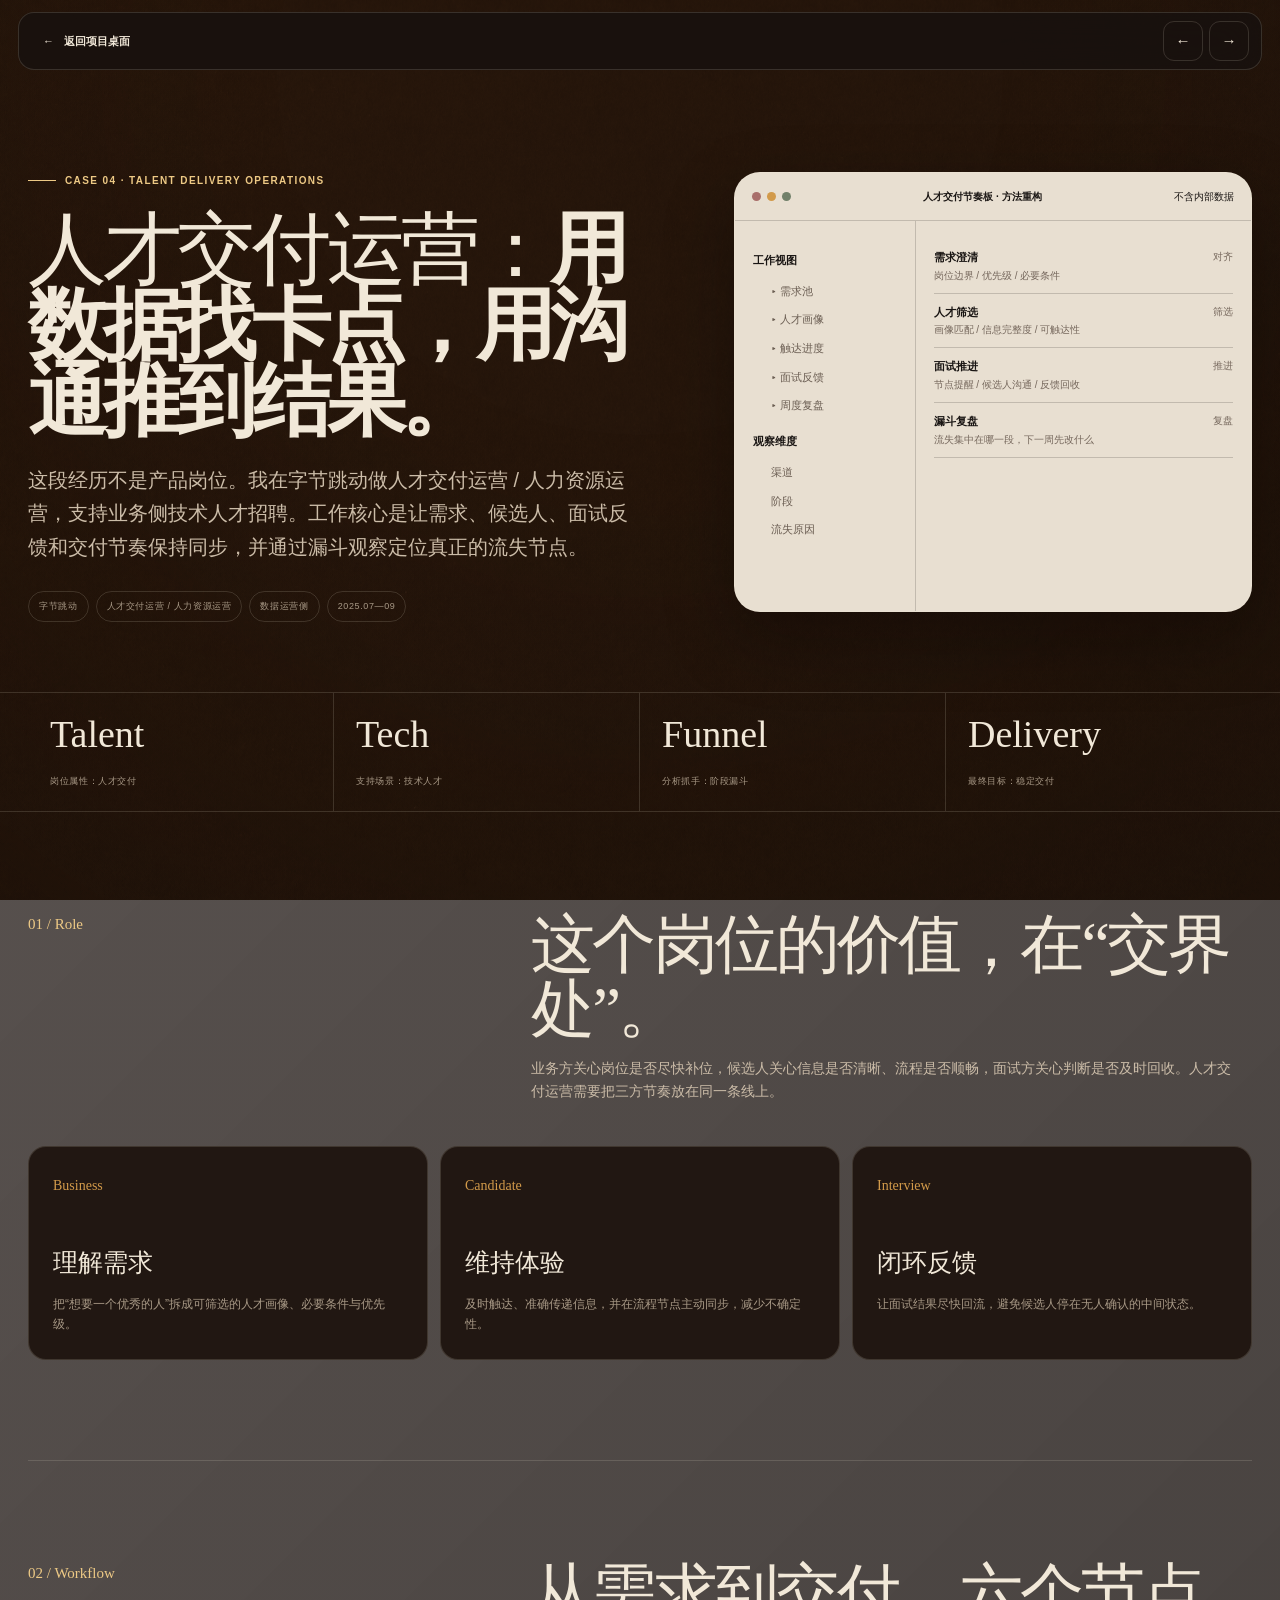
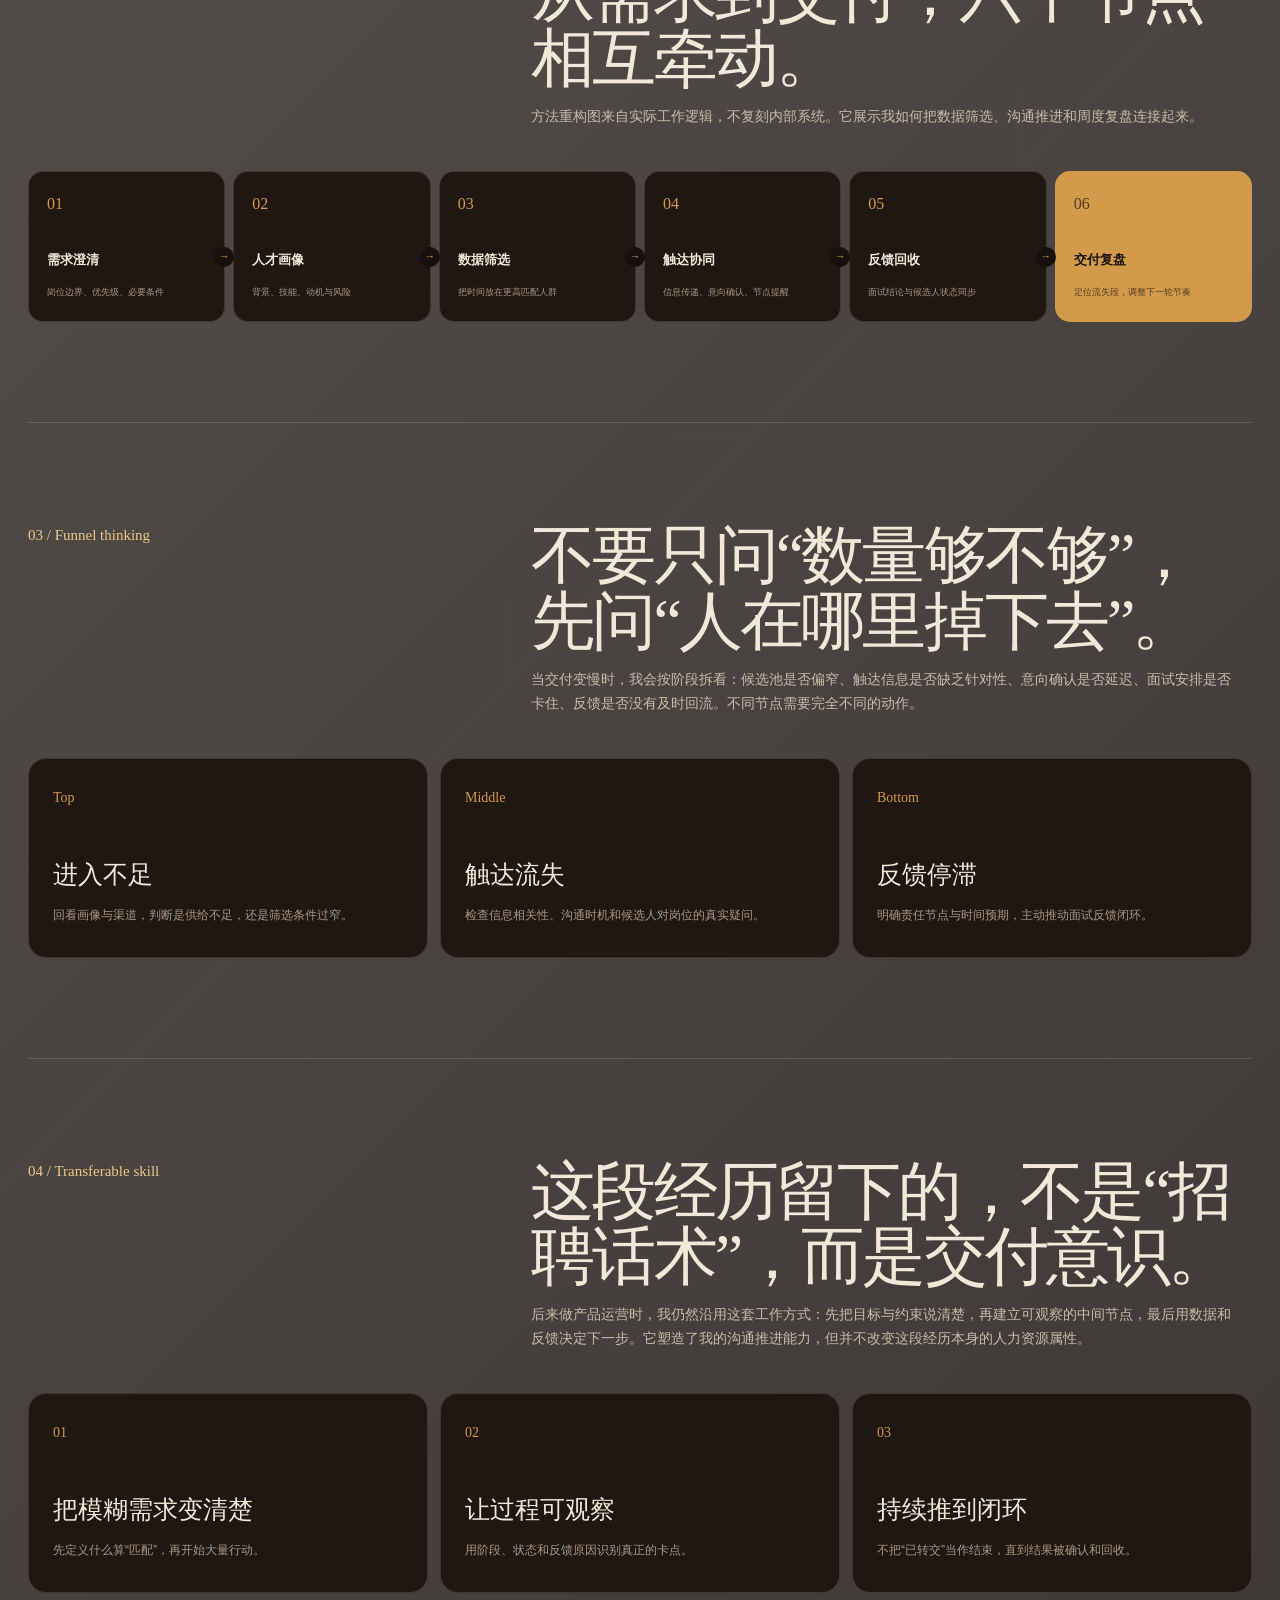
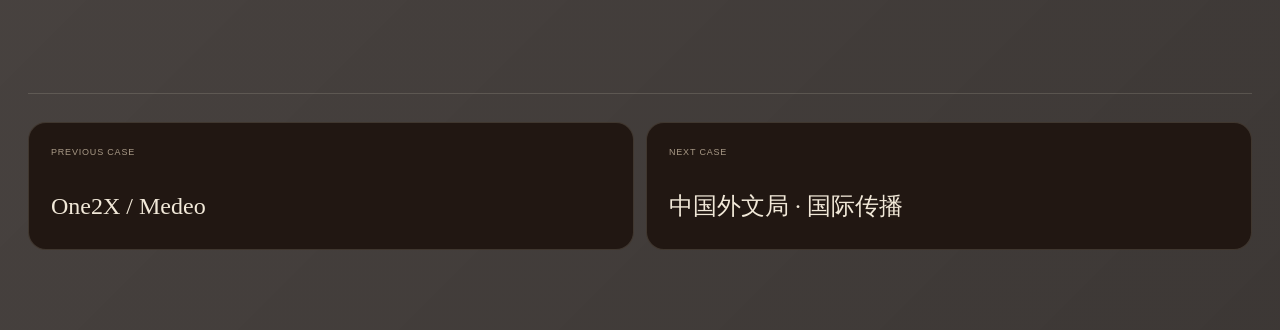
<file: portfolio/case-bytedance.html>
<!doctype html>
<html lang="zh-CN">
<head>
  <meta charset="utf-8"><meta name="viewport" content="width=device-width, initial-scale=1">
  <meta name="description" content="字节跳动人才交付运营 / 人力资源运营经历：招聘漏斗、协同与交付节奏。">
  <meta name="theme-color" content="#17110e">
  <title>字节跳动人才交付运营 · Griffin Portfolio</title>
  <link rel="icon" href="assets/images/avatar-chibi.webp" type="image/webp">
  <link rel="stylesheet" href="styles.css"><script src="script.js" defer></script>
</head>
<body class="detail-body">
  <a class="skip-link" href="#case-main">跳到案例正文</a>
  <header class="case-topbar"><a class="back-link" href="index.html#work"><span aria-hidden="true">←</span> 返回项目桌面</a><div class="case-nav" aria-label="案例导航"><a href="case-one2x.html" aria-label="上一个案例">←</a><a href="case-foreign.html" aria-label="下一个案例">→</a></div></header>

  <main id="case-main">
    <section class="case-hero shell">
      <div class="case-hero-grid">
        <div class="reveal">
          <p class="case-kicker">Case 04 · Talent delivery operations</p>
          <h1>人才交付运营：<strong>用数据找卡点，用沟通推到结果。</strong></h1>
          <p class="case-deck">这段经历不是产品岗位。我在字节跳动做人才交付运营 / 人力资源运营，支持业务侧技术人才招聘。工作核心是让需求、候选人、面试反馈和交付节奏保持同步，并通过漏斗观察定位真正的流失节点。</p>
          <div class="role-line"><span>字节跳动</span><span>人才交付运营 / 人力资源运营</span><span>数据运营侧</span><span>2025.07—09</span></div>
        </div>
        <div class="file-browser reveal" aria-label="人才交付工作方法重构图">
          <div class="file-browser-bar"><span class="file-dots"><i></i><i></i><i></i></span><b>人才交付节奏板 · 方法重构</b><span>不含内部数据</span></div>
          <div class="file-browser-body">
            <div class="folder-tree"><b>工作视图</b><span>▸ 需求池</span><span>▸ 人才画像</span><span>▸ 触达进度</span><span>▸ 面试反馈</span><span>▸ 周度复盘</span><b>观察维度</b><span>渠道</span><span>阶段</span><span>流失原因</span></div>
            <div class="file-list">
              <div class="file-row"><div><b>需求澄清</b><span>岗位边界 / 优先级 / 必要条件</span></div><time>对齐</time></div>
              <div class="file-row"><div><b>人才筛选</b><span>画像匹配 / 信息完整度 / 可触达性</span></div><time>筛选</time></div>
              <div class="file-row"><div><b>面试推进</b><span>节点提醒 / 候选人沟通 / 反馈回收</span></div><time>推进</time></div>
              <div class="file-row"><div><b>漏斗复盘</b><span>流失集中在哪一段，下一周先改什么</span></div><time>复盘</time></div>
            </div>
          </div>
        </div>
      </div>
    </section>

    <section class="case-statbar"><div class="shell">
      <div class="case-stat"><strong>Talent</strong><span>岗位属性：人才交付</span></div>
      <div class="case-stat"><strong>Tech</strong><span>支持场景：技术人才</span></div>
      <div class="case-stat"><strong>Funnel</strong><span>分析抓手：阶段漏斗</span></div>
      <div class="case-stat"><strong>Delivery</strong><span>最终目标：稳定交付</span></div>
    </div></section>

    <section class="chapter shell">
      <div class="chapter-head reveal"><span class="chapter-index">01 / Role</span><div><h2>这个岗位的价值，在“交界处”。</h2><p>业务方关心岗位是否尽快补位，候选人关心信息是否清晰、流程是否顺畅，面试方关心判断是否及时回收。人才交付运营需要把三方节奏放在同一条线上。</p></div></div>
      <div class="insight-grid">
        <article class="insight-card reveal"><span>Business</span><h3>理解需求</h3><p>把“想要一个优秀的人”拆成可筛选的人才画像、必要条件与优先级。</p></article>
        <article class="insight-card reveal"><span>Candidate</span><h3>维持体验</h3><p>及时触达、准确传递信息，并在流程节点主动同步，减少不确定性。</p></article>
        <article class="insight-card reveal"><span>Interview</span><h3>闭环反馈</h3><p>让面试结果尽快回流，避免候选人停在无人确认的中间状态。</p></article>
      </div>
    </section>

    <section class="chapter shell">
      <div class="chapter-head reveal"><span class="chapter-index">02 / Workflow</span><div><h2>从需求到交付，六个节点相互牵动。</h2><p>方法重构图来自实际工作逻辑，不复刻内部系统。它展示我如何把数据筛选、沟通推进和周度复盘连接起来。</p></div></div>
      <div class="workflow-map reveal">
        <div class="workflow-node"><i>01</i><b>需求澄清</b><small>岗位边界、优先级、必要条件</small></div>
        <div class="workflow-node"><i>02</i><b>人才画像</b><small>背景、技能、动机与风险</small></div>
        <div class="workflow-node"><i>03</i><b>数据筛选</b><small>把时间放在更高匹配人群</small></div>
        <div class="workflow-node"><i>04</i><b>触达协同</b><small>信息传递、意向确认、节点提醒</small></div>
        <div class="workflow-node"><i>05</i><b>反馈回收</b><small>面试结论与候选人状态同步</small></div>
        <div class="workflow-node accent"><i>06</i><b>交付复盘</b><small>定位流失段，调整下一轮节奏</small></div>
      </div>
    </section>

    <section class="chapter shell">
      <div class="chapter-head reveal"><span class="chapter-index">03 / Funnel thinking</span><div><h2>不要只问“数量够不够”，先问“人在哪里掉下去”。</h2><p>当交付变慢时，我会按阶段拆看：候选池是否偏窄、触达信息是否缺乏针对性、意向确认是否延迟、面试安排是否卡住、反馈是否没有及时回流。不同节点需要完全不同的动作。</p></div></div>
      <div class="insight-grid">
        <article class="insight-card reveal"><span>Top</span><h3>进入不足</h3><p>回看画像与渠道，判断是供给不足，还是筛选条件过窄。</p></article>
        <article class="insight-card reveal"><span>Middle</span><h3>触达流失</h3><p>检查信息相关性、沟通时机和候选人对岗位的真实疑问。</p></article>
        <article class="insight-card reveal"><span>Bottom</span><h3>反馈停滞</h3><p>明确责任节点与时间预期，主动推动面试反馈闭环。</p></article>
      </div>
    </section>

    <section class="chapter shell">
      <div class="chapter-head reveal"><span class="chapter-index">04 / Transferable skill</span><div><h2>这段经历留下的，不是“招聘话术”，而是交付意识。</h2><p>后来做产品运营时，我仍然沿用这套工作方式：先把目标与约束说清楚，再建立可观察的中间节点，最后用数据和反馈决定下一步。它塑造了我的沟通推进能力，但并不改变这段经历本身的人力资源属性。</p></div></div>
      <div class="insight-grid">
        <article class="insight-card reveal"><span>01</span><h3>把模糊需求变清楚</h3><p>先定义什么算“匹配”，再开始大量行动。</p></article>
        <article class="insight-card reveal"><span>02</span><h3>让过程可观察</h3><p>用阶段、状态和反馈原因识别真正的卡点。</p></article>
        <article class="insight-card reveal"><span>03</span><h3>持续推到闭环</h3><p>不把“已转交”当作结束，直到结果被确认和回收。</p></article>
      </div>
    </section>

    <nav class="case-pagination shell" aria-label="案例翻页"><a href="case-one2x.html"><span>Previous case</span><b>One2X / Medeo</b></a><a href="case-foreign.html"><span>Next case</span><b>中国外文局 · 国际传播</b></a></nav>
  </main>
</body>
</html>
</file>
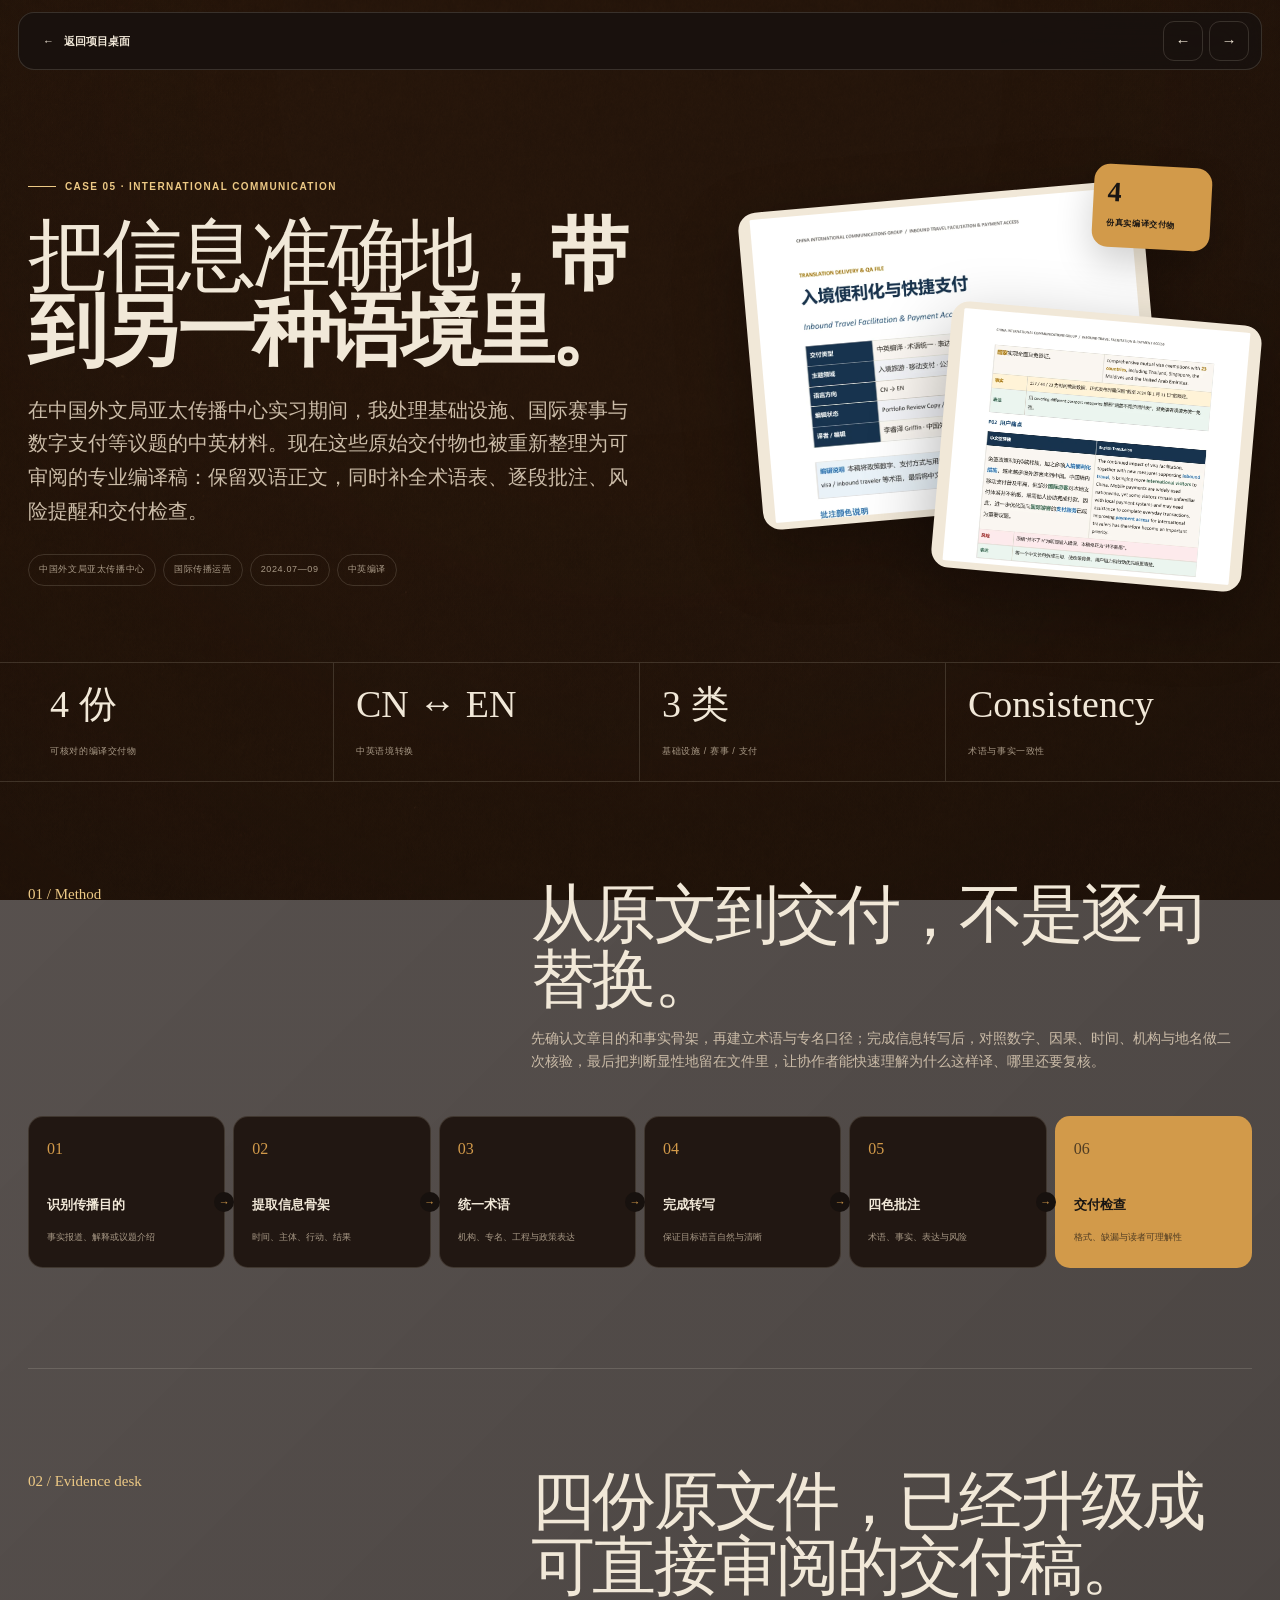
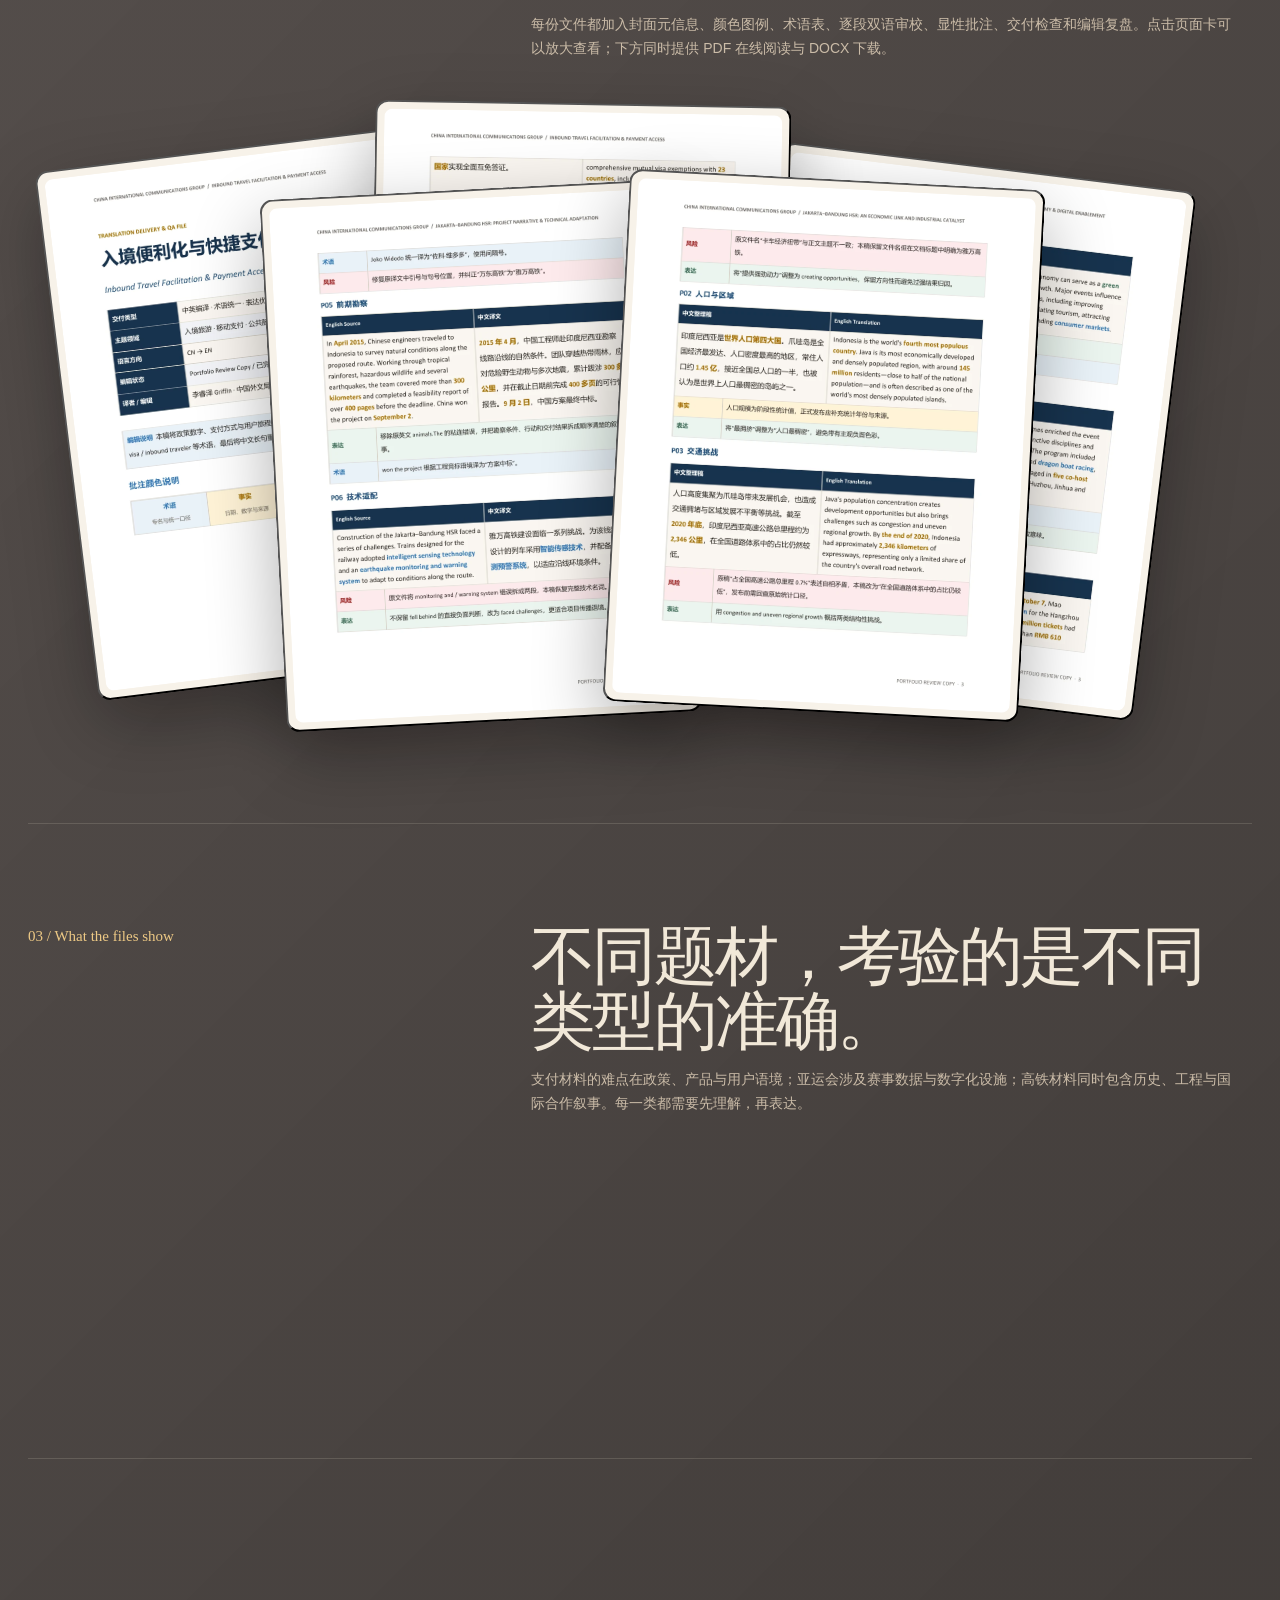
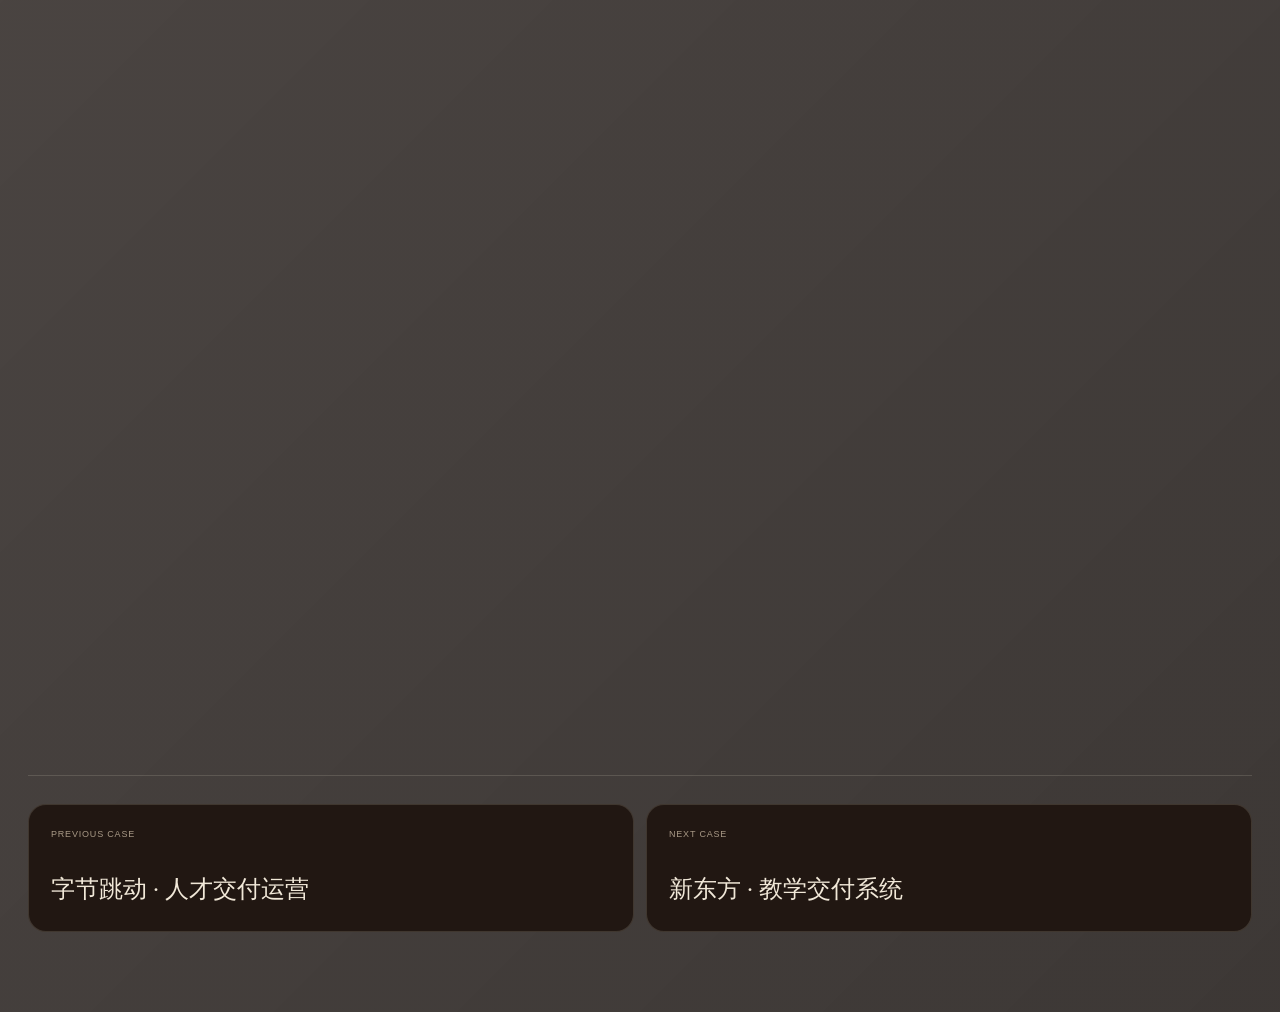
<file: portfolio/case-foreign.html>
<!doctype html>
<html lang="zh-CN">
<head>
  <meta charset="utf-8"><meta name="viewport" content="width=device-width, initial-scale=1">
  <meta name="description" content="中国外文局亚太传播中心：国际传播运营与四份中英编译交付物。">
  <meta name="theme-color" content="#17110e">
  <title>中国外文局国际传播 · Griffin Portfolio</title>
  <link rel="icon" href="assets/images/avatar-chibi.webp" type="image/webp">
  <link rel="stylesheet" href="styles.css"><script src="script.js" defer></script>
</head>
<body class="detail-body">
  <a class="skip-link" href="#case-main">跳到案例正文</a>
  <header class="case-topbar"><a class="back-link" href="index.html#work"><span aria-hidden="true">←</span> 返回项目桌面</a><div class="case-nav" aria-label="案例导航"><a href="case-bytedance.html" aria-label="上一个案例">←</a><a href="case-xdf.html" aria-label="下一个案例">→</a></div></header>

  <main id="case-main">
    <section class="case-hero shell">
      <div class="case-hero-grid">
        <div class="reveal">
          <p class="case-kicker">Case 05 · International communication</p>
          <h1>把信息准确地，<strong>带到另一种语境里。</strong></h1>
          <p class="case-deck">在中国外文局亚太传播中心实习期间，我处理基础设施、国际赛事与数字支付等议题的中英材料。现在这些原始交付物也被重新整理为可审阅的专业编译稿：保留双语正文，同时补全术语表、逐段批注、风险提醒和交付检查。</p>
          <div class="role-line"><span>中国外文局亚太传播中心</span><span>国际传播运营</span><span>2024.07—09</span><span>中英编译</span></div>
        </div>
        <div class="hero-proof reveal">
          <button class="evidence-tilt e1" type="button" data-lightbox="assets/images/foreign/pay-cn.webp" data-caption="快捷支付编译稿封面：交付信息、编辑说明与四色批注图例。"><img src="assets/images/foreign/pay-cn.webp" alt="快捷支付专业编译稿封面"></button>
          <button class="evidence-tilt e2" type="button" data-lightbox="assets/images/foreign/pay-en.webp" data-caption="快捷支付逐段双语审校页：术语、数字、表达与风险采用不同颜色标注。"><img src="assets/images/foreign/pay-en.webp" alt="快捷支付双语审校与彩色批注页"></button>
          <div class="hero-sticker"><b>4</b><span>份真实编译交付物</span></div>
        </div>
      </div>
    </section>

    <section class="case-statbar"><div class="shell">
      <div class="case-stat"><strong>4 份</strong><span>可核对的编译交付物</span></div>
      <div class="case-stat"><strong>CN ↔ EN</strong><span>中英语境转换</span></div>
      <div class="case-stat"><strong>3 类</strong><span>基础设施 / 赛事 / 支付</span></div>
      <div class="case-stat"><strong>Consistency</strong><span>术语与事实一致性</span></div>
    </div></section>

    <section class="chapter shell">
      <div class="chapter-head reveal"><span class="chapter-index">01 / Method</span><div><h2>从原文到交付，不是逐句替换。</h2><p>先确认文章目的和事实骨架，再建立术语与专名口径；完成信息转写后，对照数字、因果、时间、机构与地名做二次核验，最后把判断显性地留在文件里，让协作者能快速理解为什么这样译、哪里还要复核。</p></div></div>
      <div class="workflow-map reveal">
        <div class="workflow-node"><i>01</i><b>识别传播目的</b><small>事实报道、解释或议题介绍</small></div>
        <div class="workflow-node"><i>02</i><b>提取信息骨架</b><small>时间、主体、行动、结果</small></div>
        <div class="workflow-node"><i>03</i><b>统一术语</b><small>机构、专名、工程与政策表达</small></div>
        <div class="workflow-node"><i>04</i><b>完成转写</b><small>保证目标语言自然与清晰</small></div>
        <div class="workflow-node"><i>05</i><b>四色批注</b><small>术语、事实、表达与风险</small></div>
        <div class="workflow-node accent"><i>06</i><b>交付检查</b><small>格式、缺漏与读者可理解性</small></div>
      </div>
    </section>

    <section id="documents" class="chapter shell">
      <div class="chapter-head reveal"><span class="chapter-index">02 / Evidence desk</span><div><h2>四份原文件，已经升级成可直接审阅的交付稿。</h2><p>每份文件都加入封面元信息、颜色图例、术语表、逐段双语审校、显性批注、交付检查和编辑复盘。点击页面卡可以放大查看；下方同时提供 PDF 在线阅读与 DOCX 下载。</p></div></div>
      <div class="doc-desk reveal">
        <button class="doc-card" type="button" data-lightbox="assets/images/foreign/pay-cn.webp" data-caption="快捷支付 · 专业编译稿封面与批注图例"><img src="assets/images/foreign/pay-cn.webp" alt="快捷支付专业编译稿封面"></button>
        <button class="doc-card" type="button" data-lightbox="assets/images/foreign/pay-en.webp" data-caption="快捷支付 · 双语对照、事实与表达批注"><img src="assets/images/foreign/pay-en.webp" alt="快捷支付双语审校页"></button>
        <button class="doc-card" type="button" data-lightbox="assets/images/foreign/asian-games.webp" data-caption="杭州亚运会 · 赛事数字、术语与城市影响批注"><img src="assets/images/foreign/asian-games.webp" alt="杭州亚运会双语审校页"></button>
        <button class="doc-card" type="button" data-lightbox="assets/images/foreign/rail-bilingual.webp" data-caption="雅加达—万隆高铁 · 技术术语、断句修复与风险批注"><img src="assets/images/foreign/rail-bilingual.webp" alt="雅加达万隆高铁技术编译页"></button>
        <button class="doc-card" type="button" data-lightbox="assets/images/foreign/corridor-review.webp" data-caption="经济纽带 · 对原文件题名、统计口径与产业链表达进行显性复盘"><img src="assets/images/foreign/corridor-review.webp" alt="雅万高铁经济纽带编译审校页"></button>
      </div>
    </section>

    <section class="chapter shell">
      <div class="chapter-head reveal"><span class="chapter-index">03 / What the files show</span><div><h2>不同题材，考验的是不同类型的准确。</h2><p>支付材料的难点在政策、产品与用户语境；亚运会涉及赛事数据与数字化设施；高铁材料同时包含历史、工程与国际合作叙事。每一类都需要先理解，再表达。</p></div></div>
      <div class="insight-grid">
        <article class="insight-card reveal"><span>Payment</span><h3>快捷支付</h3><p>把入境便利化、移动支付与使用门槛放在同一条因果链中。</p></article>
        <article class="insight-card reveal"><span>Event</span><h3>杭州亚运会</h3><p>保持赛事规模、城市影响与数字基础设施相关事实的一致。</p></article>
        <article class="insight-card reveal"><span>Infrastructure</span><h3>雅万高铁 / 经济纽带</h3><p>兼顾工程术语、地区语境与合作叙事的连贯表达。</p></article>
      </div>
    </section>

    <section id="downloads" class="chapter shell">
      <div class="chapter-head reveal"><span class="chapter-index">04 / Full documents</span><div><h2>完整稿可以在线阅读，也可以继续下载编辑。</h2><p>我已在原文件位置直接完成优化，并在覆盖前建立“优化前备份-20260816”；作品集内另外保留可在线阅读的 PDF 与可下载的 DOCX 副本。</p></div></div>
      <div class="download-grid">
        <article class="file-download-card reveal"><span>01</span><h3>快捷支付</h3><p>入境便利化、支付结构与用户路径</p><div><a href="assets/documents/foreign/quick-pay-translation.pdf" target="_blank" rel="noopener">查看 PDF ↗</a><a href="assets/documents/foreign/quick-pay-translation.docx" download>下载 DOCX ↓</a></div></article>
        <article class="file-download-card reveal"><span>02</span><h3>杭州亚运会</h3><p>赛事经济、城市影响与数字赋能</p><div><a href="assets/documents/foreign/asian-games-translation.pdf" target="_blank" rel="noopener">查看 PDF ↗</a><a href="assets/documents/foreign/asian-games-translation.docx" download>下载 DOCX ↓</a></div></article>
        <article class="file-download-card reveal"><span>03</span><h3>雅加达—万隆高铁</h3><p>项目叙事、工程术语与技术适配</p><div><a href="assets/documents/foreign/jakarta-bandung-translation.pdf" target="_blank" rel="noopener">查看 PDF ↗</a><a href="assets/documents/foreign/jakarta-bandung-translation.docx" download>下载 DOCX ↓</a></div></article>
        <article class="file-download-card reveal"><span>04</span><h3>经济纽带与产业带动</h3><p>文件题名校准、数据风险与产业链表达</p><div><a href="assets/documents/foreign/truck-economy-translation.pdf" target="_blank" rel="noopener">查看 PDF ↗</a><a href="assets/documents/foreign/truck-economy-translation.docx" download>下载 DOCX ↓</a></div></article>
      </div>
    </section>

    <nav class="case-pagination shell" aria-label="案例翻页"><a href="case-bytedance.html"><span>Previous case</span><b>字节跳动 · 人才交付运营</b></a><a href="case-xdf.html"><span>Next case</span><b>新东方 · 教学交付系统</b></a></nav>
  </main>
</body>
</html>
</file>
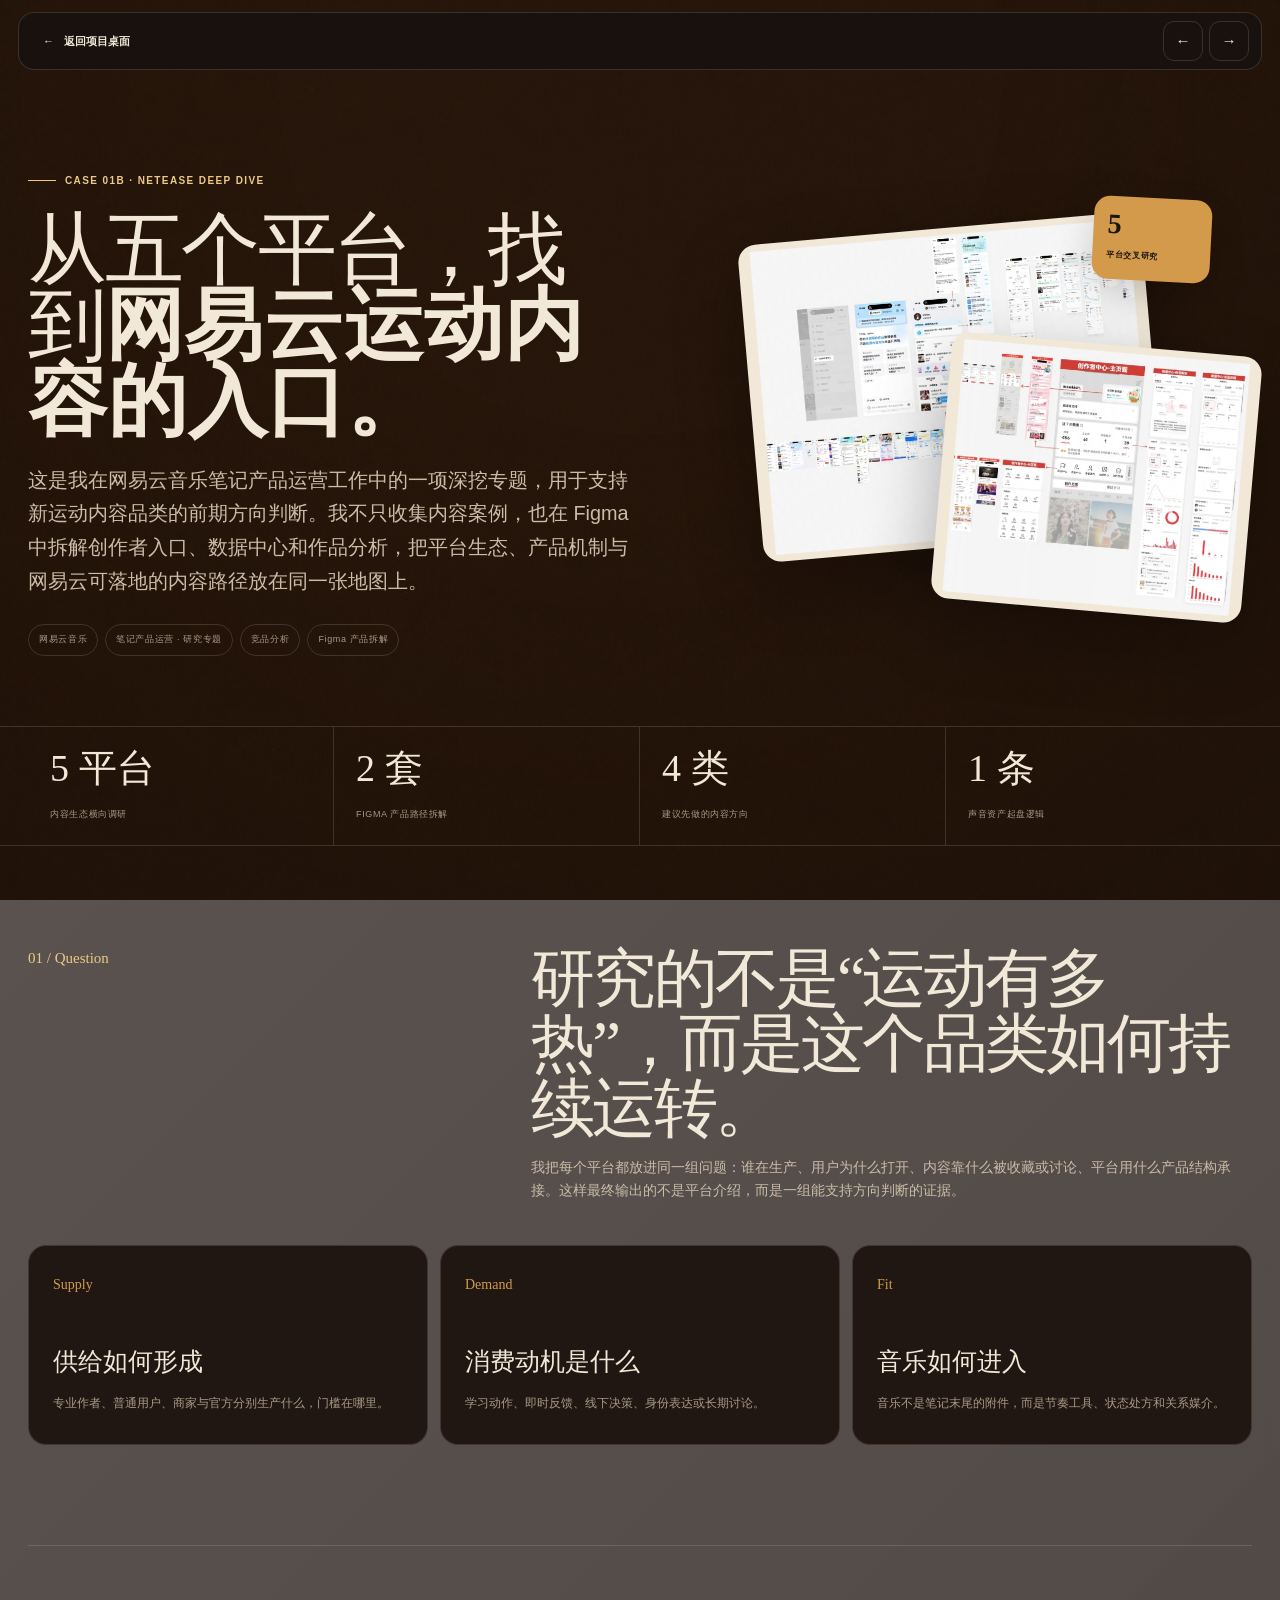
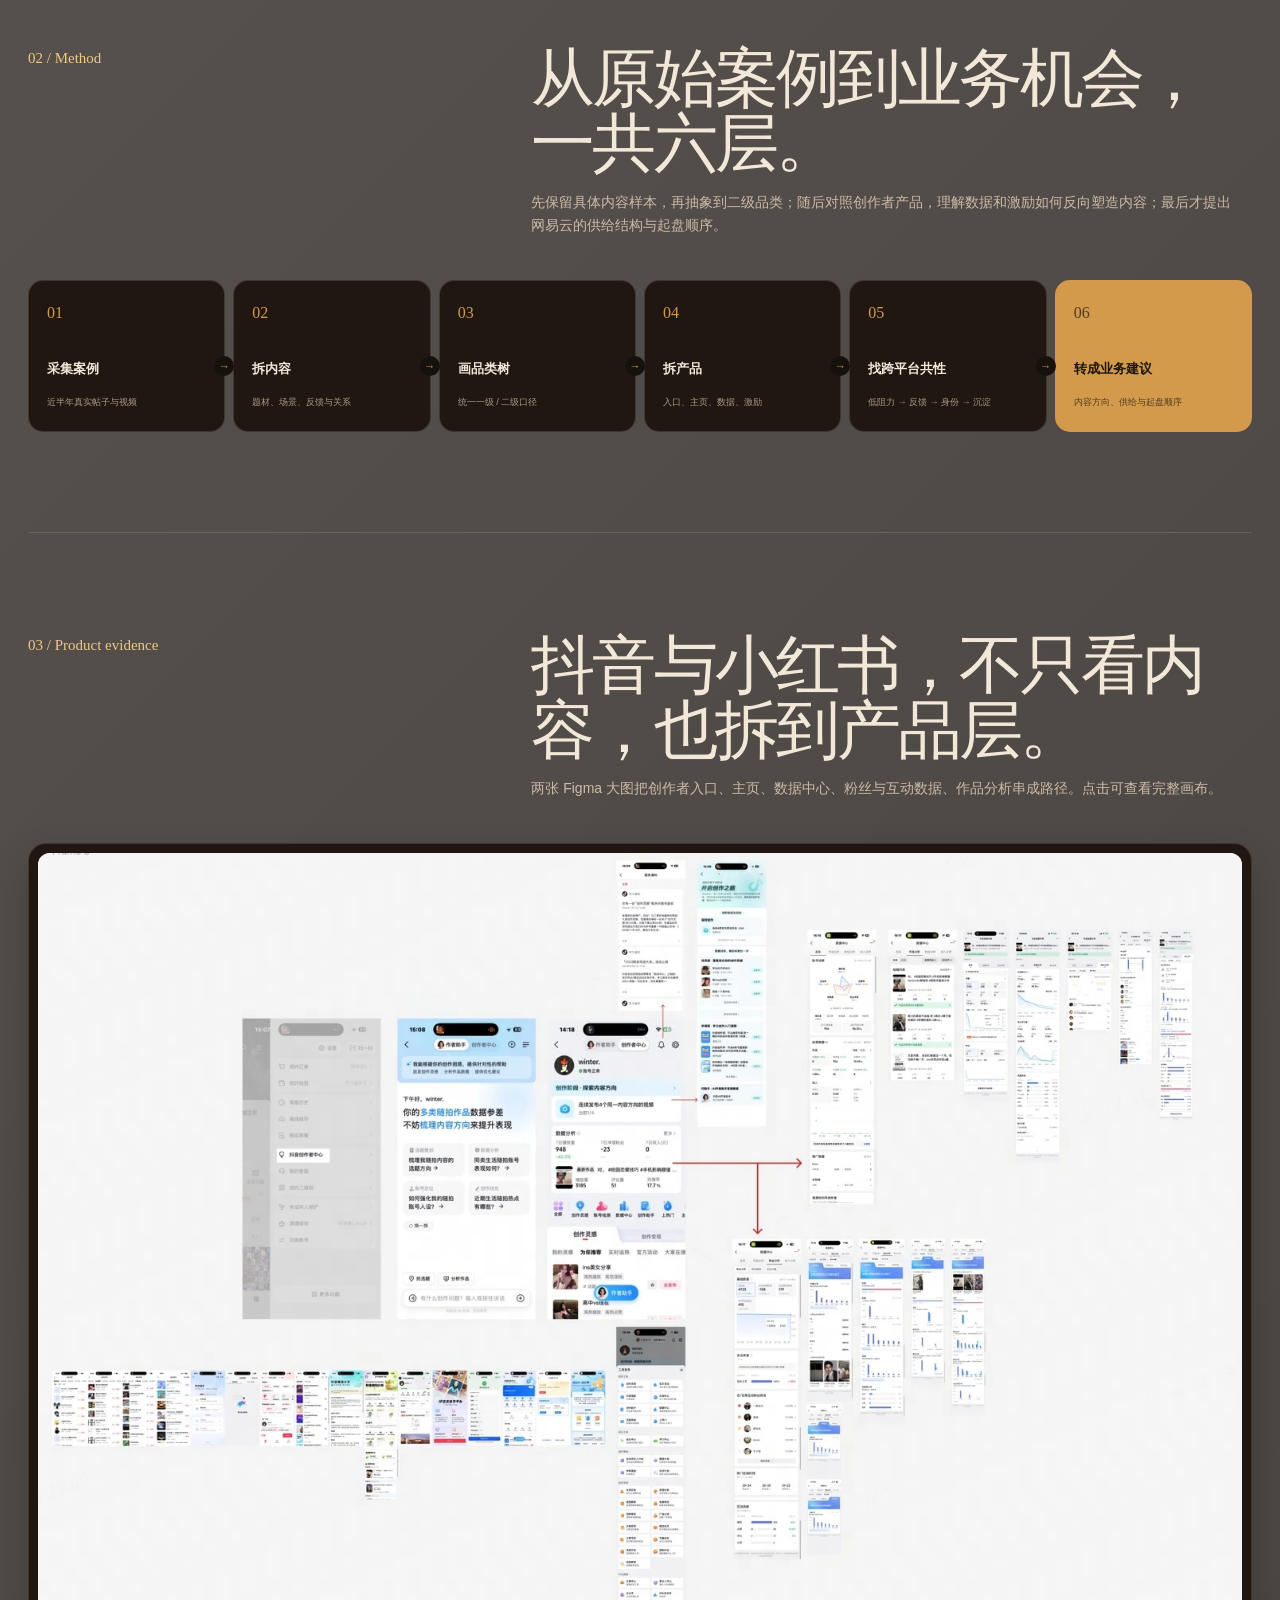
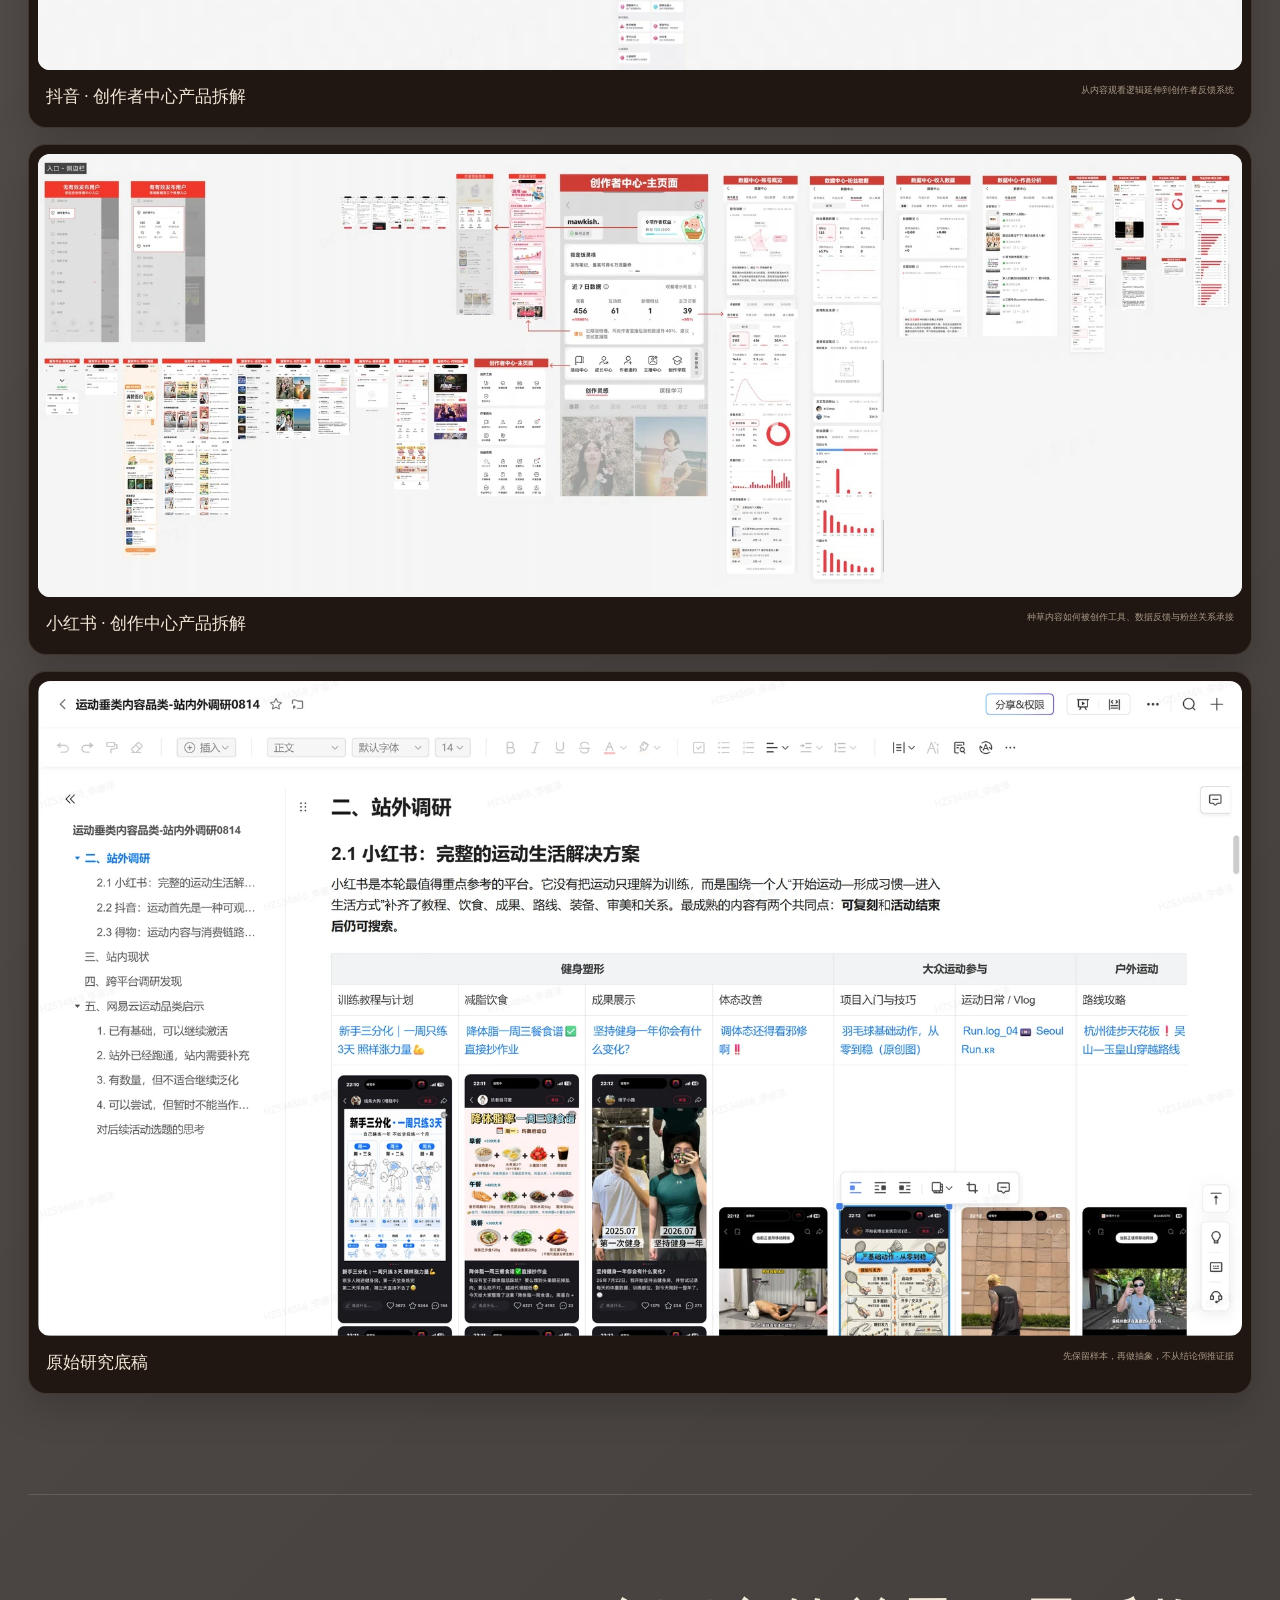
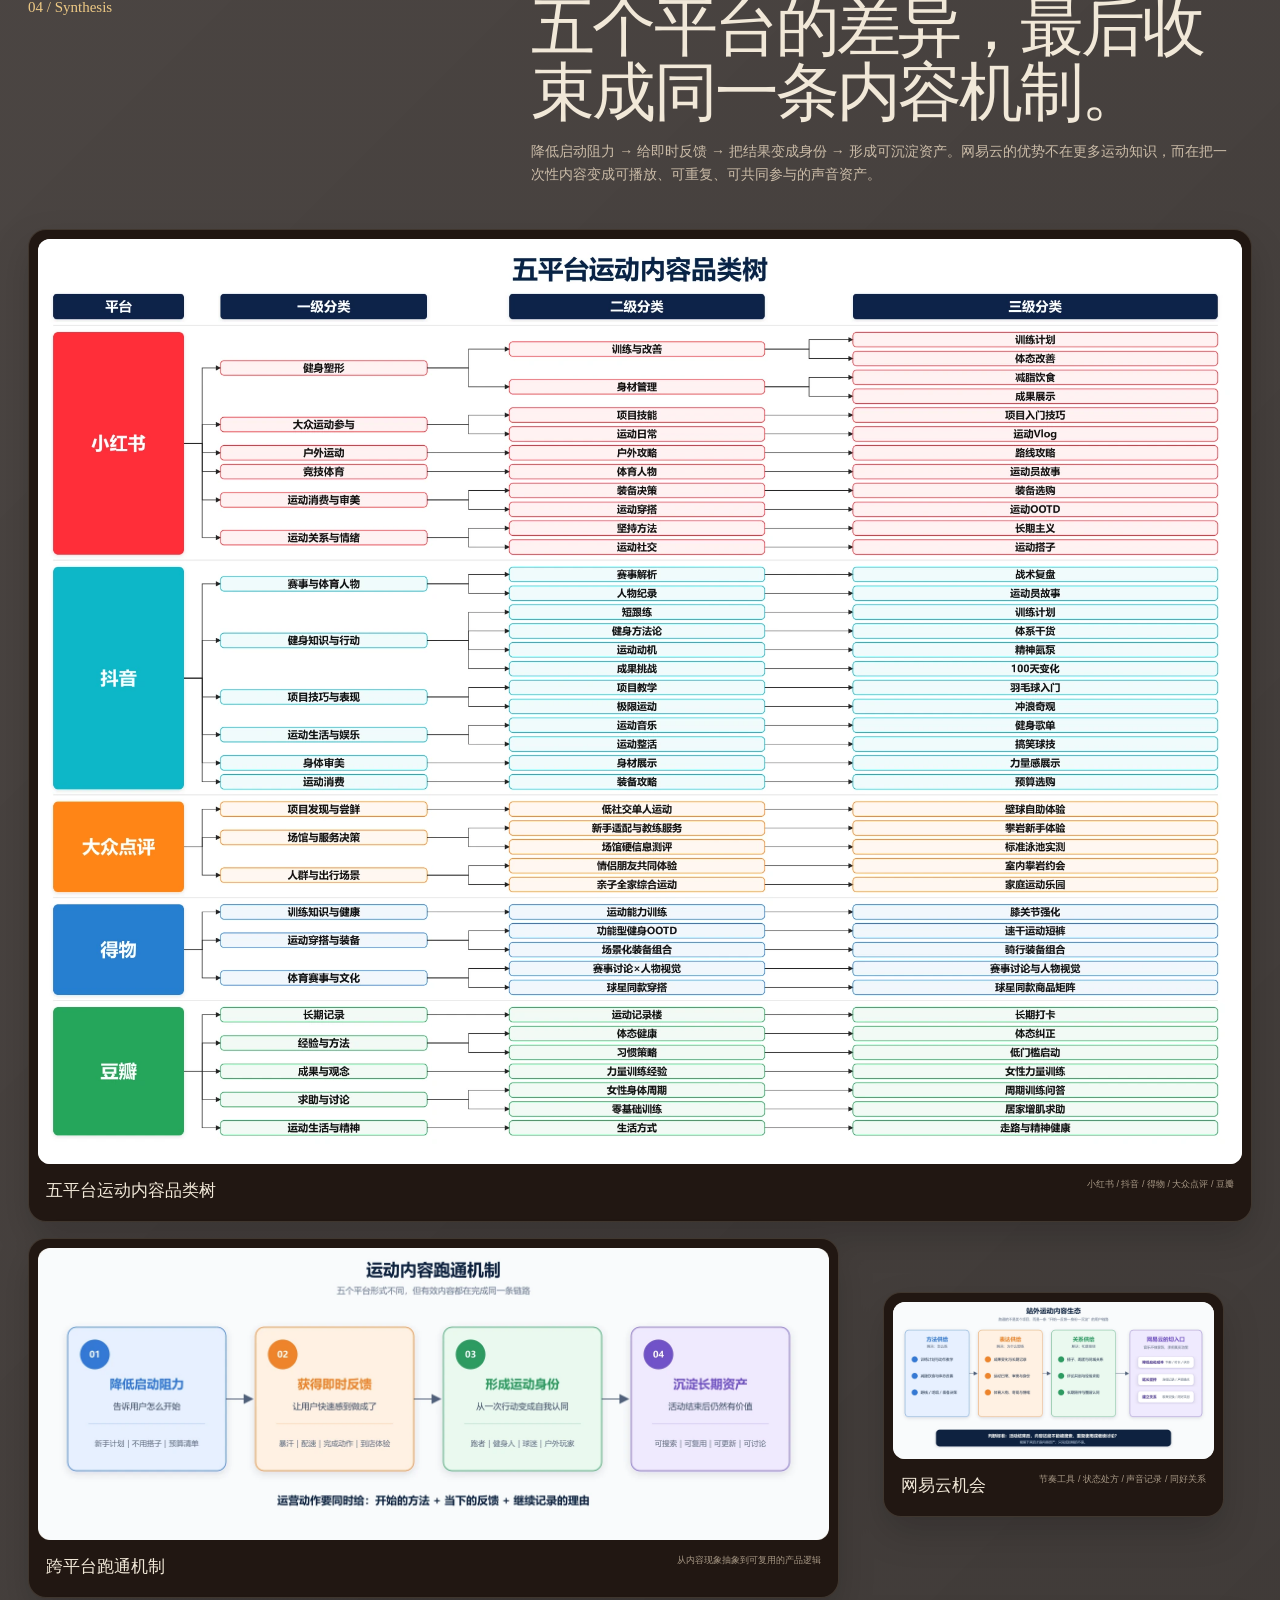
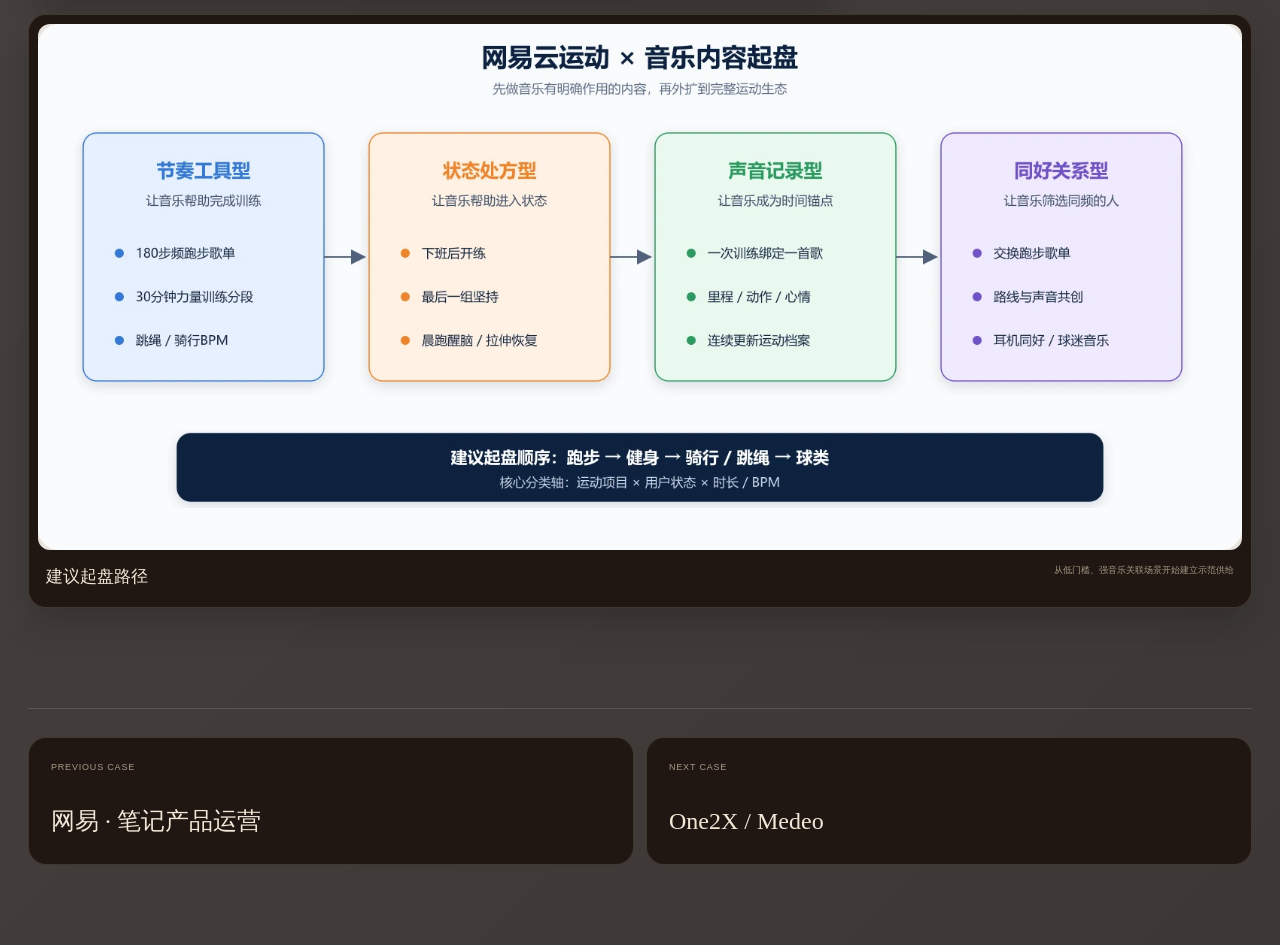
<file: portfolio/case-netease-sports.html>
<!doctype html>
<html lang="zh-CN">
<head>
  <meta charset="utf-8"><meta name="viewport" content="width=device-width, initial-scale=1">
  <meta name="description" content="网易云音乐运动内容新品类研究：五平台调研、产品结构拆解与业务机会。">
  <meta name="theme-color" content="#17110e">
  <title>网易运动新品类研究 · Griffin Portfolio</title>
  <link rel="icon" href="assets/images/avatar-chibi.webp" type="image/webp">
  <link rel="stylesheet" href="styles.css"><script src="script.js" defer></script>
</head>
<body class="detail-body sports-case">
  <a class="skip-link" href="#case-main">跳到案例正文</a>
  <header class="case-topbar"><a class="back-link" href="index.html#work"><span aria-hidden="true">←</span> 返回项目桌面</a><div class="case-nav" aria-label="案例导航"><a href="case-netease-tools.html" aria-label="上一个案例">←</a><a href="case-one2x.html" aria-label="下一个案例">→</a></div></header>

  <main id="case-main">
    <section class="case-hero shell">
      <div class="case-hero-grid">
        <div class="reveal">
          <p class="case-kicker">Case 01B · NetEase deep dive</p>
          <h1>从五个平台，找到<strong>网易云运动内容的入口。</strong></h1>
          <p class="case-deck">这是我在网易云音乐笔记产品运营工作中的一项深挖专题，用于支持新运动内容品类的前期方向判断。我不只收集内容案例，也在 Figma 中拆解创作者入口、数据中心和作品分析，把平台生态、产品机制与网易云可落地的内容路径放在同一张地图上。</p>
          <div class="role-line"><span>网易云音乐</span><span>笔记产品运营 · 研究专题</span><span>竞品分析</span><span>Figma 产品拆解</span></div>
        </div>
        <div class="hero-proof reveal">
          <button class="evidence-tilt e1" type="button" data-lightbox="assets/images/netease/figma-douyin.webp" data-caption="抖音创作者中心：从入口、主页到数据分析和作品表现的产品路径拆解。"><img src="assets/images/netease/figma-douyin.webp" alt="抖音创作者中心 Figma 产品拆解"></button>
          <button class="evidence-tilt e2" type="button" data-lightbox="assets/images/netease/figma-dianping.webp" data-caption="小红书创作中心：入口、主页、数据中心与作品分析的 Figma 拆解。"><img src="assets/images/netease/figma-dianping.webp" alt="小红书创作中心 Figma 产品拆解"></button>
          <div class="hero-sticker"><b>5</b><span>平台交叉研究</span></div>
        </div>
      </div>
    </section>

    <section class="case-statbar"><div class="shell">
      <div class="case-stat"><strong>5 平台</strong><span>内容生态横向调研</span></div>
      <div class="case-stat"><strong>2 套</strong><span>Figma 产品路径拆解</span></div>
      <div class="case-stat"><strong>4 类</strong><span>建议先做的内容方向</span></div>
      <div class="case-stat"><strong>1 条</strong><span>声音资产起盘逻辑</span></div>
    </div></section>

    <section class="chapter shell">
      <div class="chapter-head reveal"><span class="chapter-index">01 / Question</span><div><h2>研究的不是“运动有多热”，而是这个品类如何持续运转。</h2><p>我把每个平台都放进同一组问题：谁在生产、用户为什么打开、内容靠什么被收藏或讨论、平台用什么产品结构承接。这样最终输出的不是平台介绍，而是一组能支持方向判断的证据。</p></div></div>
      <div class="insight-grid">
        <article class="insight-card reveal"><span>Supply</span><h3>供给如何形成</h3><p>专业作者、普通用户、商家与官方分别生产什么，门槛在哪里。</p></article>
        <article class="insight-card reveal"><span>Demand</span><h3>消费动机是什么</h3><p>学习动作、即时反馈、线下决策、身份表达或长期讨论。</p></article>
        <article class="insight-card reveal"><span>Fit</span><h3>音乐如何进入</h3><p>音乐不是笔记末尾的附件，而是节奏工具、状态处方和关系媒介。</p></article>
      </div>
    </section>

    <section class="chapter shell">
      <div class="chapter-head reveal"><span class="chapter-index">02 / Method</span><div><h2>从原始案例到业务机会，一共六层。</h2><p>先保留具体内容样本，再抽象到二级品类；随后对照创作者产品，理解数据和激励如何反向塑造内容；最后才提出网易云的供给结构与起盘顺序。</p></div></div>
      <div class="workflow-map reveal">
        <div class="workflow-node"><i>01</i><b>采集案例</b><small>近半年真实帖子与视频</small></div>
        <div class="workflow-node"><i>02</i><b>拆内容</b><small>题材、场景、反馈与关系</small></div>
        <div class="workflow-node"><i>03</i><b>画品类树</b><small>统一一级 / 二级口径</small></div>
        <div class="workflow-node"><i>04</i><b>拆产品</b><small>入口、主页、数据、激励</small></div>
        <div class="workflow-node"><i>05</i><b>找跨平台共性</b><small>低阻力 → 反馈 → 身份 → 沉淀</small></div>
        <div class="workflow-node accent"><i>06</i><b>转成业务建议</b><small>内容方向、供给与起盘顺序</small></div>
      </div>
    </section>

    <section class="chapter shell">
      <div class="chapter-head reveal"><span class="chapter-index">03 / Product evidence</span><div><h2>抖音与小红书，不只看内容，也拆到产品层。</h2><p>两张 Figma 大图把创作者入口、主页、数据中心、粉丝与互动数据、作品分析串成路径。点击可查看完整画布。</p></div></div>
      <div class="evidence-grid">
        <button class="evidence-card full reveal" type="button" data-lightbox="assets/images/netease/figma-douyin.webp" data-caption="抖音创作者中心产品路径拆解：创作者入口、主页、数据中心与内容表现。"><span class="evidence-media contain"><img src="assets/images/netease/figma-douyin.webp" alt="抖音创作者中心 Figma 全画布"></span><span class="evidence-caption"><b>抖音 · 创作者中心产品拆解</b><small>从内容观看逻辑延伸到创作者反馈系统</small></span></button>
        <button class="evidence-card full reveal" type="button" data-lightbox="assets/images/netease/figma-dianping.webp" data-caption="小红书创作中心产品路径拆解：入口、主页、数据中心、作品分析与粉丝数据。"><span class="evidence-media contain"><img src="assets/images/netease/figma-dianping.webp" alt="小红书创作中心 Figma 全画布"></span><span class="evidence-caption"><b>小红书 · 创作中心产品拆解</b><small>种草内容如何被创作工具、数据反馈与粉丝关系承接</small></span></button>
        <button class="evidence-card full reveal" type="button" data-lightbox="assets/images/netease/sports-raw-research.webp" data-caption="原始调研留痕：平台案例在进入品类树前先按内容与场景逐条归档。"><span class="evidence-media"><img src="assets/images/netease/sports-raw-research.webp" alt="运动内容原始调研截图"></span><span class="evidence-caption"><b>原始研究底稿</b><small>先保留样本，再做抽象，不从结论倒推证据</small></span></button>
      </div>
    </section>

    <section class="chapter shell">
      <div class="chapter-head reveal"><span class="chapter-index">04 / Synthesis</span><div><h2>五个平台的差异，最后收束成同一条内容机制。</h2><p>降低启动阻力 → 给即时反馈 → 把结果变成身份 → 形成可沉淀资产。网易云的优势不在更多运动知识，而在把一次性内容变成可播放、可重复、可共同参与的声音资产。</p></div></div>
      <div class="evidence-grid">
        <button class="evidence-card full reveal" type="button" data-lightbox="assets/images/netease/sports-map.webp" data-caption="五平台运动内容品类树：把不同平台的供给放进统一一级/二级口径。"><span class="evidence-media contain"><img src="assets/images/netease/sports-map.webp" alt="五平台运动内容品类树"></span><span class="evidence-caption"><b>五平台运动内容品类树</b><small>小红书 / 抖音 / 得物 / 大众点评 / 豆瓣</small></span></button>
        <button class="evidence-card wide reveal" type="button" data-lightbox="assets/images/netease/sports-loop.webp" data-caption="跨平台跑通机制：低门槛启动、即时反馈、身份形成与资产沉淀。"><span class="evidence-media contain"><img src="assets/images/netease/sports-loop.webp" alt="运动内容跑通机制图"></span><span class="evidence-caption"><b>跨平台跑通机制</b><small>从内容现象抽象到可复用的产品逻辑</small></span></button>
        <button class="evidence-card narrow offset reveal" type="button" data-lightbox="assets/images/netease/sports-opportunity.webp" data-caption="站外运动内容生态与网易云机会：音乐可作为功能、情绪与身份表达。"><span class="evidence-media contain"><img src="assets/images/netease/sports-opportunity.webp" alt="站外运动内容生态与网易云机会图"></span><span class="evidence-caption"><b>网易云机会</b><small>节奏工具 / 状态处方 / 声音记录 / 同好关系</small></span></button>
        <button class="evidence-card full reveal" type="button" data-lightbox="assets/images/netease/sports-kickoff.webp" data-caption="建议起盘路径：先跑步，再健身，最后扩展到骑行、跳绳和球类。"><span class="evidence-media contain"><img src="assets/images/netease/sports-kickoff.webp" alt="网易云运动音乐内容起盘路径"></span><span class="evidence-caption"><b>建议起盘路径</b><small>从低门槛、强音乐关联场景开始建立示范供给</small></span></button>
      </div>
    </section>

    <nav class="case-pagination shell" aria-label="案例翻页"><a href="case-netease-tools.html"><span>Previous case</span><b>网易 · 笔记产品运营</b></a><a href="case-one2x.html"><span>Next case</span><b>One2X / Medeo</b></a></nav>
  </main>
</body>
</html>
</file>
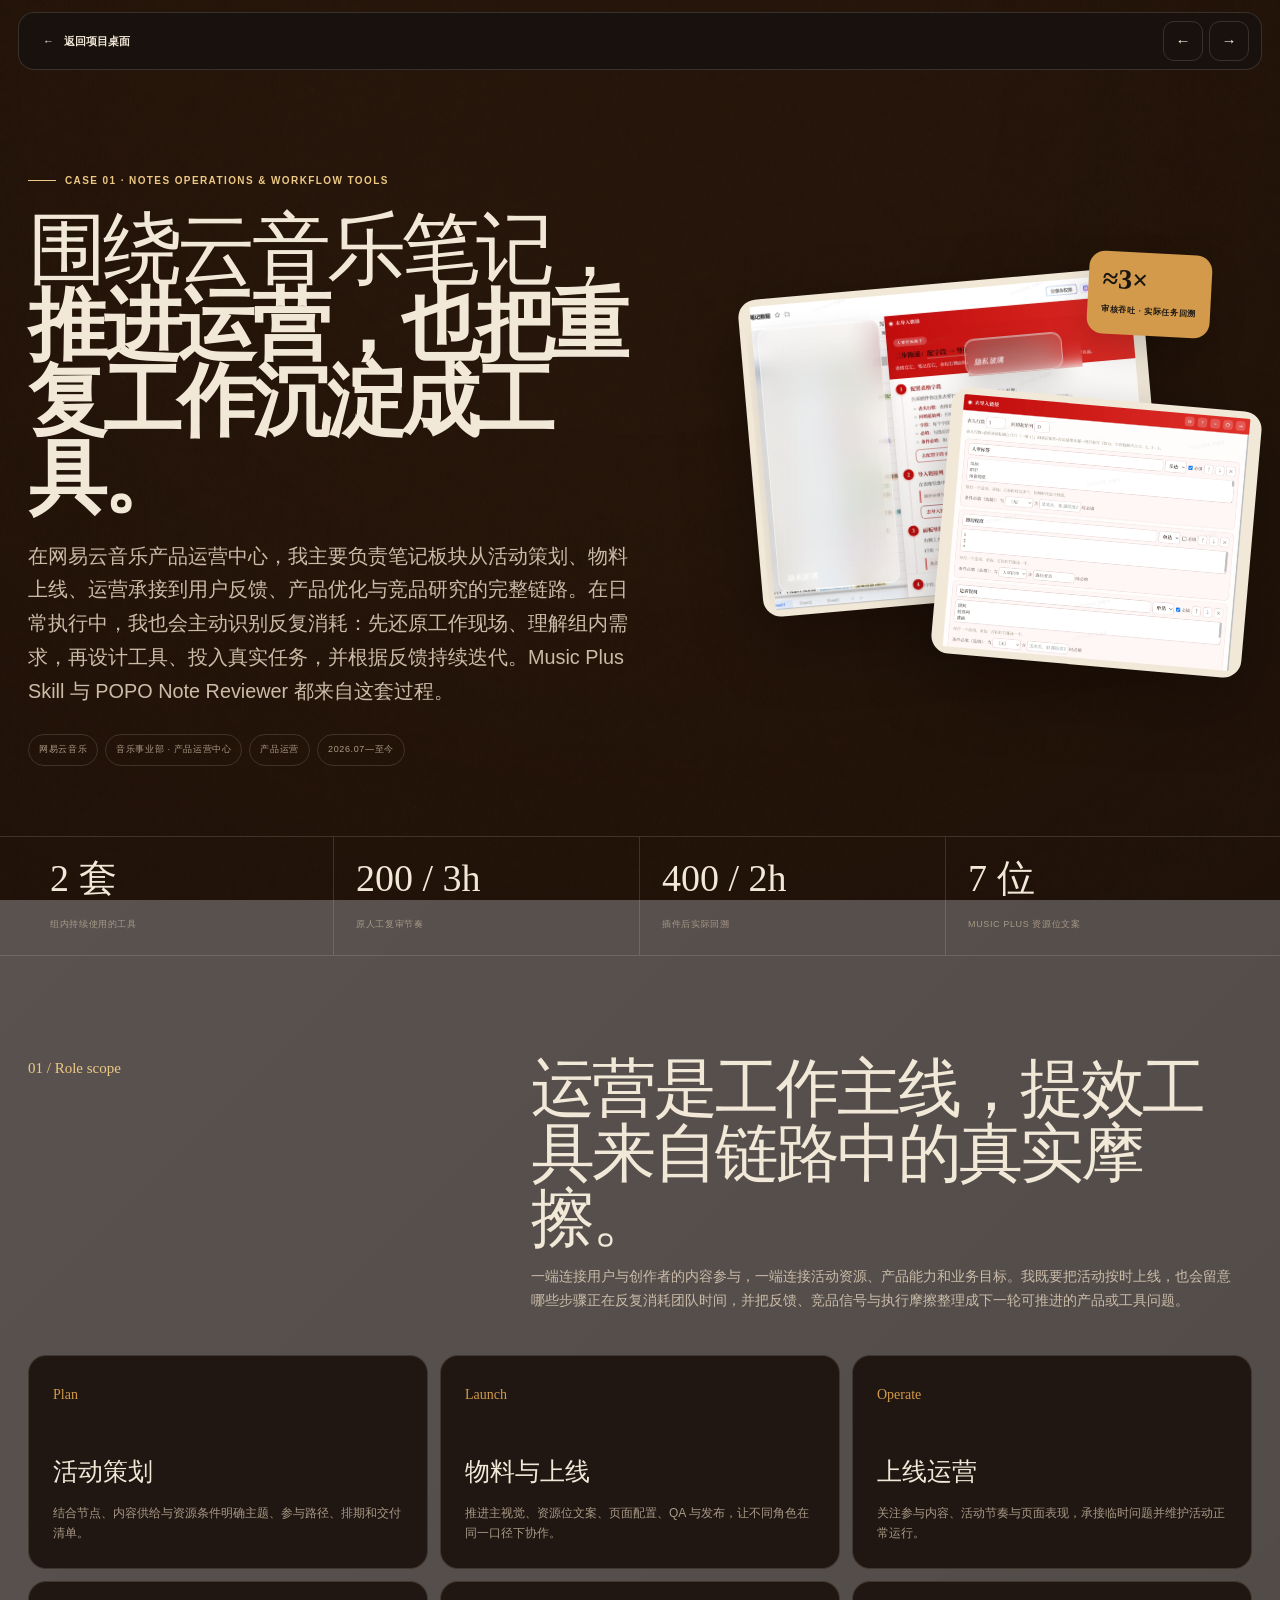
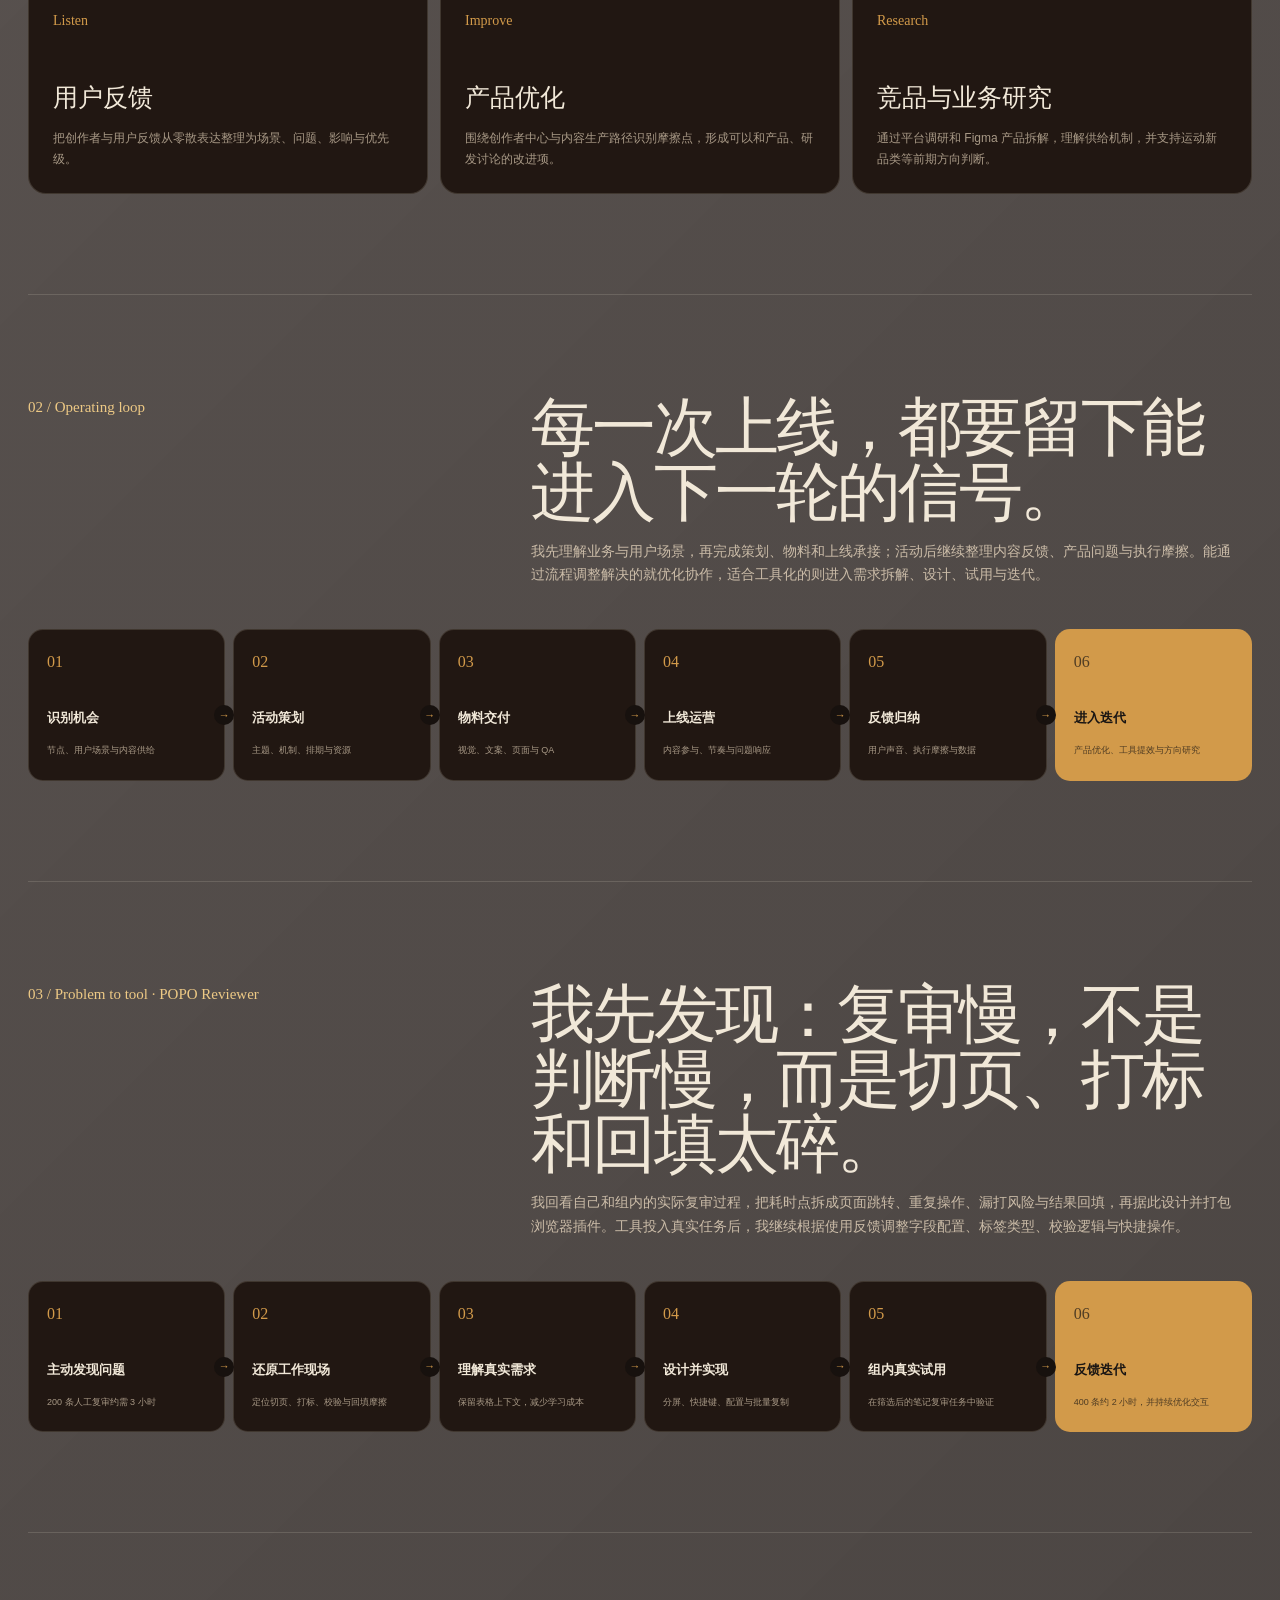
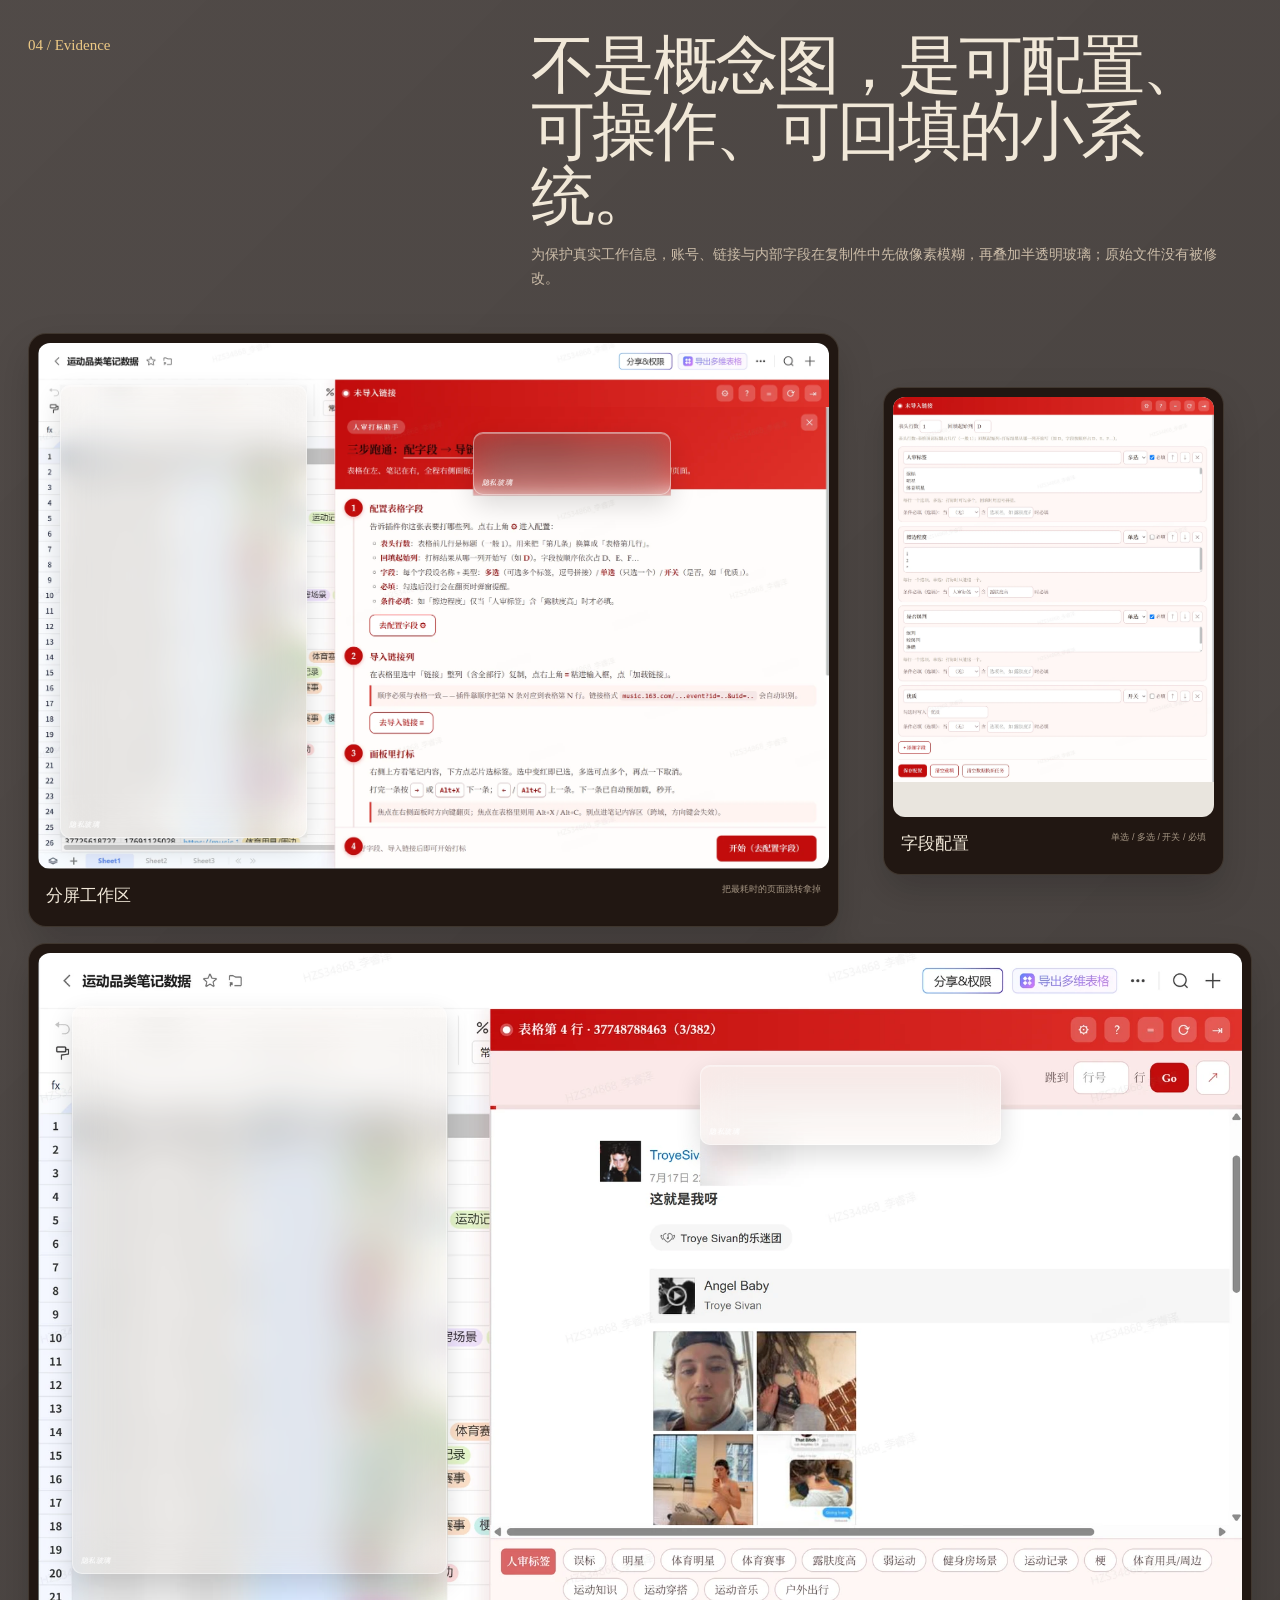
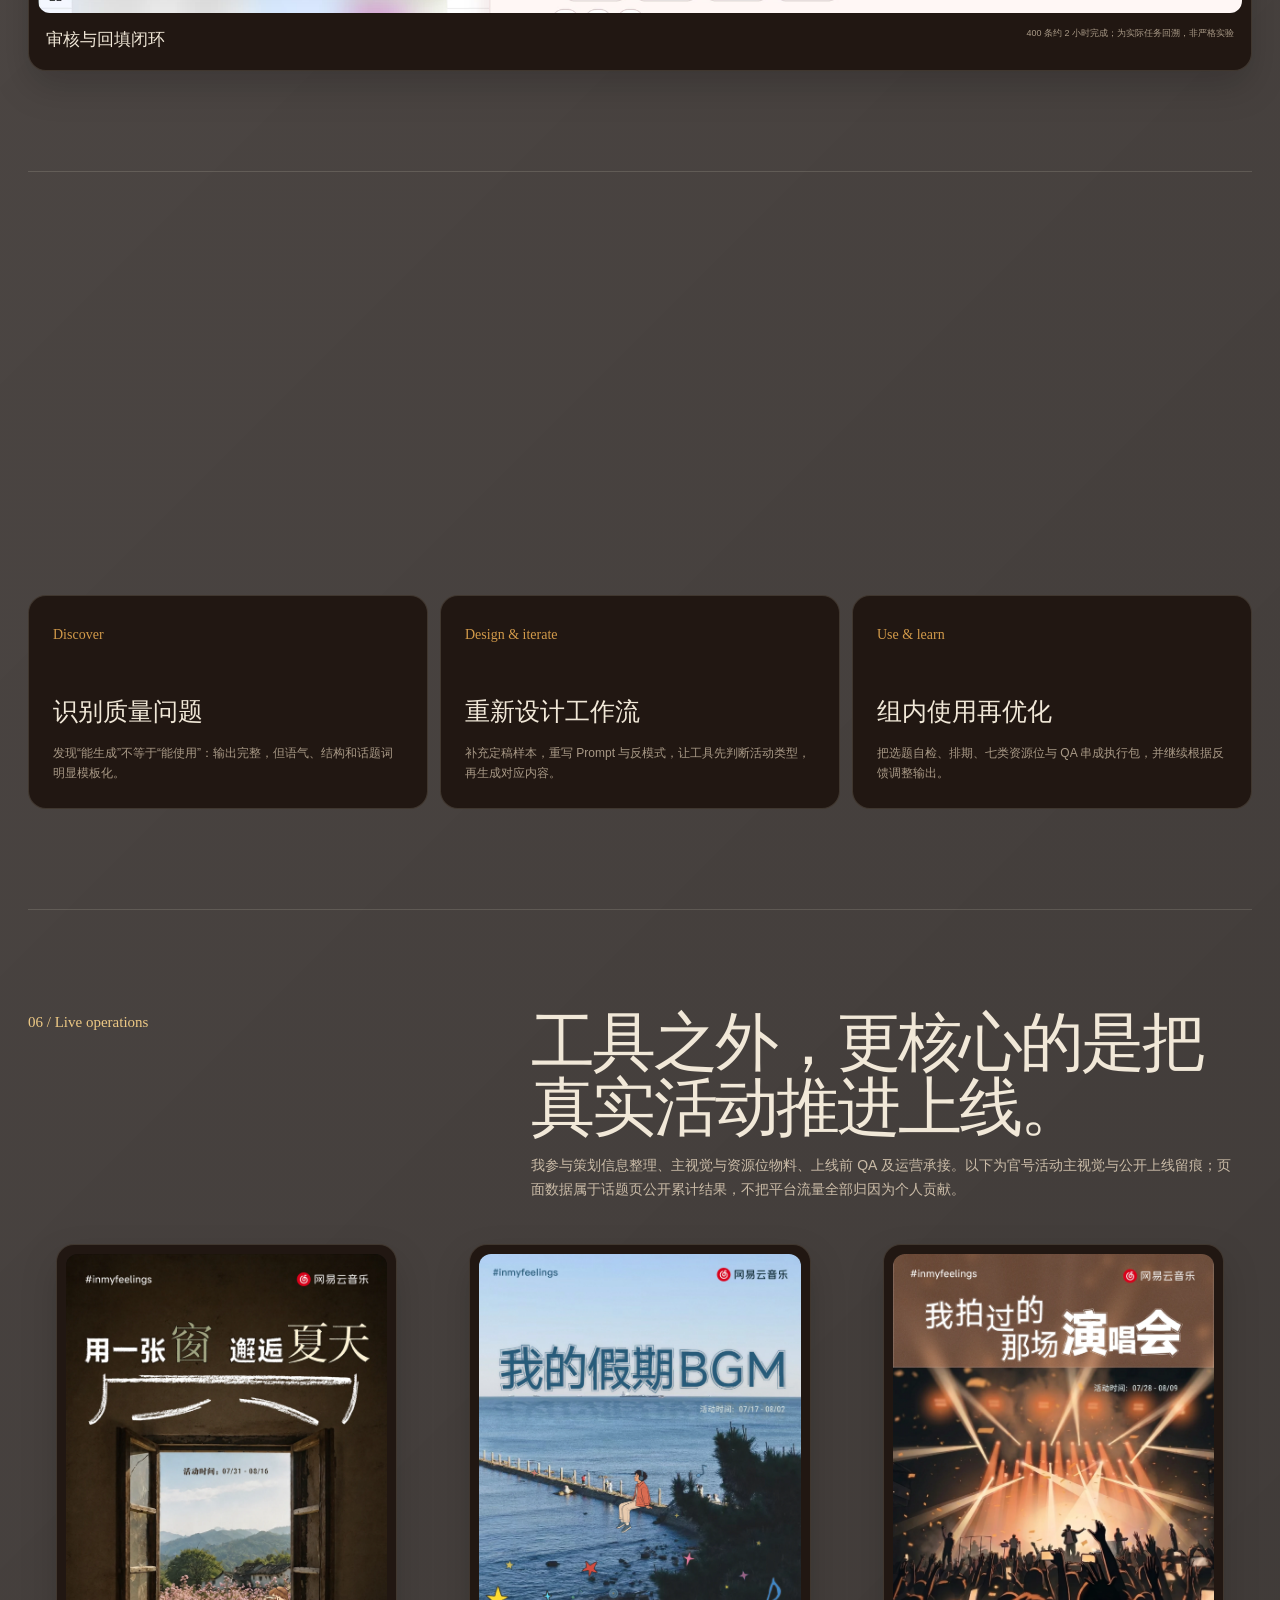
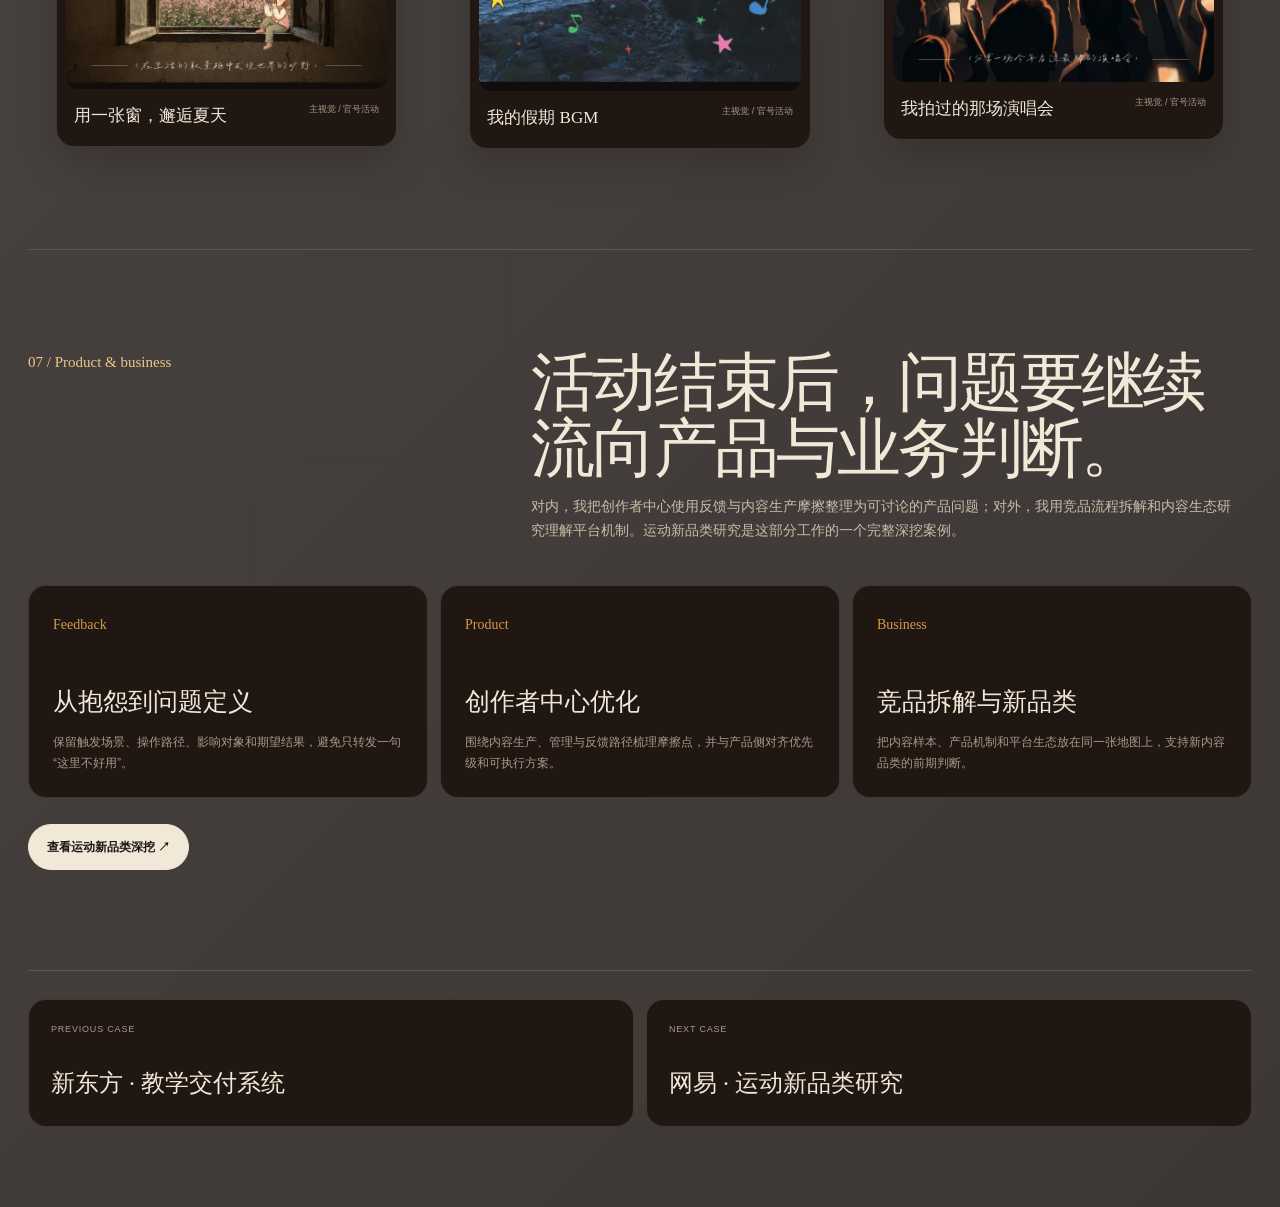
<file: portfolio/case-netease-tools.html>
<!doctype html>
<html lang="zh-CN">
<head>
  <meta charset="utf-8"><meta name="viewport" content="width=device-width, initial-scale=1">
  <meta name="description" content="网易云音乐笔记板块产品运营，以及从真实工作问题出发设计、落地并迭代 Music Plus Skill 与 POPO Note Reviewer 的过程。">
  <meta name="theme-color" content="#17110e">
  <title>网易云音乐笔记运营与提效工具 · Griffin Portfolio</title>
  <link rel="icon" href="assets/images/avatar-chibi.webp" type="image/webp">
  <link rel="stylesheet" href="styles.css"><script src="script.js" defer></script>
</head>
<body class="detail-body">
  <a class="skip-link" href="#case-main">跳到案例正文</a>
  <header class="case-topbar">
    <a class="back-link" href="index.html#work"><span aria-hidden="true">←</span> 返回项目桌面</a>
    <div class="case-nav" aria-label="案例导航"><a href="case-xdf.html" aria-label="上一个案例">←</a><a href="case-netease-sports.html" aria-label="下一个案例">→</a></div>
  </header>

  <main id="case-main">
    <section class="case-hero shell">
      <div class="case-hero-grid">
        <div class="reveal">
          <p class="case-kicker">Case 01 · Notes operations & workflow tools</p>
          <h1>围绕云音乐笔记，<strong>推进运营，也把重复工作沉淀成工具。</strong></h1>
          <p class="case-deck">在网易云音乐产品运营中心，我主要负责笔记板块从活动策划、物料上线、运营承接到用户反馈、产品优化与竞品研究的完整链路。在日常执行中，我也会主动识别反复消耗：先还原工作现场、理解组内需求，再设计工具、投入真实任务，并根据反馈持续迭代。Music Plus Skill 与 POPO Note Reviewer 都来自这套过程。</p>
          <div class="role-line"><span>网易云音乐</span><span>音乐事业部 · 产品运营中心</span><span>产品运营</span><span>2026.07—至今</span></div>
        </div>
        <div class="hero-proof reveal">
          <button class="evidence-tilt e1" type="button" data-lightbox="assets/images/netease/popo-split.webp" data-caption="POPO Reviewer 将表格与笔记内容放在同一屏；敏感字段使用透明隐私玻璃。"><img src="assets/images/netease/popo-split.webp" alt="POPO Reviewer 分屏审核界面"><i class="privacy-glass glass-left"></i><i class="privacy-glass glass-top"></i></button>
          <button class="evidence-tilt e2" type="button" data-lightbox="assets/images/netease/popo-config.webp" data-caption="字段、标签类型、必填校验与回填列都可配置，适配不同人审任务。"><img src="assets/images/netease/popo-config.webp" alt="POPO Reviewer 字段配置界面"></button>
          <div class="hero-sticker"><b>≈3×</b><span>审核吞吐 · 实际任务回溯</span></div>
        </div>
      </div>
    </section>

    <section class="case-statbar" aria-label="案例摘要">
      <div class="shell">
        <div class="case-stat"><strong>2 套</strong><span>组内持续使用的工具</span></div>
        <div class="case-stat"><strong>200 / 3h</strong><span>原人工复审节奏</span></div>
        <div class="case-stat"><strong>400 / 2h</strong><span>插件后实际回溯</span></div>
        <div class="case-stat"><strong>7 位</strong><span>Music Plus 资源位文案</span></div>
      </div>
    </section>

    <section class="chapter shell">
      <div class="chapter-head reveal"><span class="chapter-index">01 / Role scope</span><div><h2>运营是工作主线，提效工具来自链路中的真实摩擦。</h2><p>一端连接用户与创作者的内容参与，一端连接活动资源、产品能力和业务目标。我既要把活动按时上线，也会留意哪些步骤正在反复消耗团队时间，并把反馈、竞品信号与执行摩擦整理成下一轮可推进的产品或工具问题。</p></div></div>
      <div class="insight-grid">
        <article class="insight-card reveal"><span>Plan</span><h3>活动策划</h3><p>结合节点、内容供给与资源条件明确主题、参与路径、排期和交付清单。</p></article>
        <article class="insight-card reveal"><span>Launch</span><h3>物料与上线</h3><p>推进主视觉、资源位文案、页面配置、QA 与发布，让不同角色在同一口径下协作。</p></article>
        <article class="insight-card reveal"><span>Operate</span><h3>上线运营</h3><p>关注参与内容、活动节奏与页面表现，承接临时问题并维护活动正常运行。</p></article>
        <article class="insight-card reveal"><span>Listen</span><h3>用户反馈</h3><p>把创作者与用户反馈从零散表达整理为场景、问题、影响与优先级。</p></article>
        <article class="insight-card reveal"><span>Improve</span><h3>产品优化</h3><p>围绕创作者中心与内容生产路径识别摩擦点，形成可以和产品、研发讨论的改进项。</p></article>
        <article class="insight-card reveal"><span>Research</span><h3>竞品与业务研究</h3><p>通过平台调研和 Figma 产品拆解，理解供给机制，并支持运动新品类等前期方向判断。</p></article>
      </div>
    </section>

    <section class="chapter shell">
      <div class="chapter-head reveal"><span class="chapter-index">02 / Operating loop</span><div><h2>每一次上线，都要留下能进入下一轮的信号。</h2><p>我先理解业务与用户场景，再完成策划、物料和上线承接；活动后继续整理内容反馈、产品问题与执行摩擦。能通过流程调整解决的就优化协作，适合工具化的则进入需求拆解、设计、试用与迭代。</p></div></div>
      <div class="workflow-map reveal">
        <div class="workflow-node"><i>01</i><b>识别机会</b><small>节点、用户场景与内容供给</small></div>
        <div class="workflow-node"><i>02</i><b>活动策划</b><small>主题、机制、排期与资源</small></div>
        <div class="workflow-node"><i>03</i><b>物料交付</b><small>视觉、文案、页面与 QA</small></div>
        <div class="workflow-node"><i>04</i><b>上线运营</b><small>内容参与、节奏与问题响应</small></div>
        <div class="workflow-node"><i>05</i><b>反馈归纳</b><small>用户声音、执行摩擦与数据</small></div>
        <div class="workflow-node accent"><i>06</i><b>进入迭代</b><small>产品优化、工具提效与方向研究</small></div>
      </div>
    </section>

    <section class="chapter shell">
      <div class="chapter-head reveal"><span class="chapter-index">03 / Problem to tool · POPO Reviewer</span><div><h2>我先发现：复审慢，不是判断慢，而是切页、打标和回填太碎。</h2><p>我回看自己和组内的实际复审过程，把耗时点拆成页面跳转、重复操作、漏打风险与结果回填，再据此设计并打包浏览器插件。工具投入真实任务后，我继续根据使用反馈调整字段配置、标签类型、校验逻辑与快捷操作。</p></div></div>
      <div class="workflow-map reveal">
        <div class="workflow-node"><i>01</i><b>主动发现问题</b><small>200 条人工复审约需 3 小时</small></div>
        <div class="workflow-node"><i>02</i><b>还原工作现场</b><small>定位切页、打标、校验与回填摩擦</small></div>
        <div class="workflow-node"><i>03</i><b>理解真实需求</b><small>保留表格上下文，减少学习成本</small></div>
        <div class="workflow-node"><i>04</i><b>设计并实现</b><small>分屏、快捷键、配置与批量复制</small></div>
        <div class="workflow-node"><i>05</i><b>组内真实试用</b><small>在筛选后的笔记复审任务中验证</small></div>
        <div class="workflow-node accent"><i>06</i><b>反馈迭代</b><small>400 条约 2 小时，并持续优化交互</small></div>
      </div>
    </section>

    <section class="chapter shell">
      <div class="chapter-head reveal"><span class="chapter-index">04 / Evidence</span><div><h2>不是概念图，是可配置、可操作、可回填的小系统。</h2><p>为保护真实工作信息，账号、链接与内部字段在复制件中先做像素模糊，再叠加半透明玻璃；原始文件没有被修改。</p></div></div>
      <div class="evidence-grid">
        <button class="evidence-card wide reveal" type="button" data-lightbox="assets/images/netease/popo-split.webp" data-caption="分屏结构：左侧保留原表格，右侧完成内容查看与标签判断。"><span class="evidence-media"><img src="assets/images/netease/popo-split.webp" alt="POPO Reviewer 分屏工作区"><i class="privacy-glass glass-left"></i><i class="privacy-glass glass-top"></i></span><span class="evidence-caption"><b>分屏工作区</b><small>把最耗时的页面跳转拿掉</small></span></button>
        <button class="evidence-card narrow offset reveal" type="button" data-lightbox="assets/images/netease/popo-config.webp" data-caption="配置层让同一插件可跨不同表格和人审任务使用。"><span class="evidence-media contain"><img src="assets/images/netease/popo-config.webp" alt="POPO Reviewer 配置面板"></span><span class="evidence-caption"><b>字段配置</b><small>单选 / 多选 / 开关 / 必填</small></span></button>
        <button class="evidence-card full reveal" type="button" data-lightbox="assets/images/netease/popo-review.webp" data-caption="实际审核路径：看笔记、快捷打标、校验、批量复制，最终整体回填。"><span class="evidence-media"><img src="assets/images/netease/popo-review.webp" alt="POPO Reviewer 实际审核界面"><i class="privacy-glass glass-left"></i><i class="privacy-glass glass-top"></i></span><span class="evidence-caption"><b>审核与回填闭环</b><small>400 条约 2 小时完成；为实际任务回溯，非严格实验</small></span></button>
      </div>
    </section>

    <section class="chapter shell">
      <div class="chapter-head reveal"><span class="chapter-index">05 / Problem to workflow · Music Plus</span><div><h2>我没有停在“能生成”，而是继续解决输出模板化的问题。</h2><p>初版只使用少量历史官号样本，结果虽然完整，但语气、结构和话题词高度趋同。我通过实际输出和组内反馈重新理解需求：团队需要的不是批量套模板，而是能辅助判断、覆盖七类资源位并减少重复整理的执行包。随后我补充新样本、重写 Prompt、增加反模式与自检规则，并在组内使用中持续迭代。</p></div></div>
      <div class="insight-grid">
        <article class="insight-card reveal"><span>Discover</span><h3>识别质量问题</h3><p>发现“能生成”不等于“能使用”：输出完整，但语气、结构和话题词明显模板化。</p></article>
        <article class="insight-card reveal"><span>Design & iterate</span><h3>重新设计工作流</h3><p>补充定稿样本，重写 Prompt 与反模式，让工具先判断活动类型，再生成对应内容。</p></article>
        <article class="insight-card reveal"><span>Use & learn</span><h3>组内使用再优化</h3><p>把选题自检、排期、七类资源位与 QA 串成执行包，并继续根据反馈调整输出。</p></article>
      </div>
    </section>

    <section class="chapter shell">
      <div class="chapter-head reveal"><span class="chapter-index">06 / Live operations</span><div><h2>工具之外，更核心的是把真实活动推进上线。</h2><p>我参与策划信息整理、主视觉与资源位物料、上线前 QA 及运营承接。以下为官号活动主视觉与公开上线留痕；页面数据属于话题页公开累计结果，不把平台流量全部归因为个人贡献。</p></div></div>
      <div class="evidence-grid">
        <button class="evidence-card narrow reveal" type="button" data-lightbox="assets/images/netease/campaign-window.webp" data-caption="“用一张窗，邂逅夏天”官号活动主视觉。"><span class="evidence-media"><img src="assets/images/netease/campaign-window.webp" alt="用一张窗邂逅夏天活动主视觉"></span><span class="evidence-caption"><b>用一张窗，邂逅夏天</b><small>主视觉 / 官号活动</small></span></button>
        <button class="evidence-card narrow reveal" type="button" data-lightbox="assets/images/netease/campaign-bgm.webp" data-caption="“我的假期 BGM”官号活动主视觉。"><span class="evidence-media"><img src="assets/images/netease/campaign-bgm.webp" alt="我的假期BGM活动主视觉"></span><span class="evidence-caption"><b>我的假期 BGM</b><small>主视觉 / 官号活动</small></span></button>
        <button class="evidence-card narrow reveal" type="button" data-lightbox="assets/images/netease/campaign-concert.webp" data-caption="“我拍过的那场演唱会”官号活动主视觉。"><span class="evidence-media"><img src="assets/images/netease/campaign-concert.webp" alt="我拍过的那场演唱会活动主视觉"></span><span class="evidence-caption"><b>我拍过的那场演唱会</b><small>主视觉 / 官号活动</small></span></button>
      </div>
    </section>

    <section class="chapter shell">
      <div class="chapter-head reveal"><span class="chapter-index">07 / Product & business</span><div><h2>活动结束后，问题要继续流向产品与业务判断。</h2><p>对内，我把创作者中心使用反馈与内容生产摩擦整理为可讨论的产品问题；对外，我用竞品流程拆解和内容生态研究理解平台机制。运动新品类研究是这部分工作的一个完整深挖案例。</p></div></div>
      <div class="insight-grid">
        <article class="insight-card reveal"><span>Feedback</span><h3>从抱怨到问题定义</h3><p>保留触发场景、操作路径、影响对象和期望结果，避免只转发一句“这里不好用”。</p></article>
        <article class="insight-card reveal"><span>Product</span><h3>创作者中心优化</h3><p>围绕内容生产、管理与反馈路径梳理摩擦点，并与产品侧对齐优先级和可执行方案。</p></article>
        <article class="insight-card reveal"><span>Business</span><h3>竞品拆解与新品类</h3><p>把内容样本、产品机制和平台生态放在同一张地图上，支持新内容品类的前期判断。</p></article>
      </div>
      <div class="hero-actions" style="justify-content:flex-start;margin-top:26px"><a class="button primary" href="case-netease-sports.html">查看运动新品类深挖 ↗</a></div>
    </section>

    <nav class="case-pagination shell" aria-label="案例翻页"><a href="case-xdf.html"><span>Previous case</span><b>新东方 · 教学交付系统</b></a><a href="case-netease-sports.html"><span>Next case</span><b>网易 · 运动新品类研究</b></a></nav>
  </main>
</body>
</html>
</file>
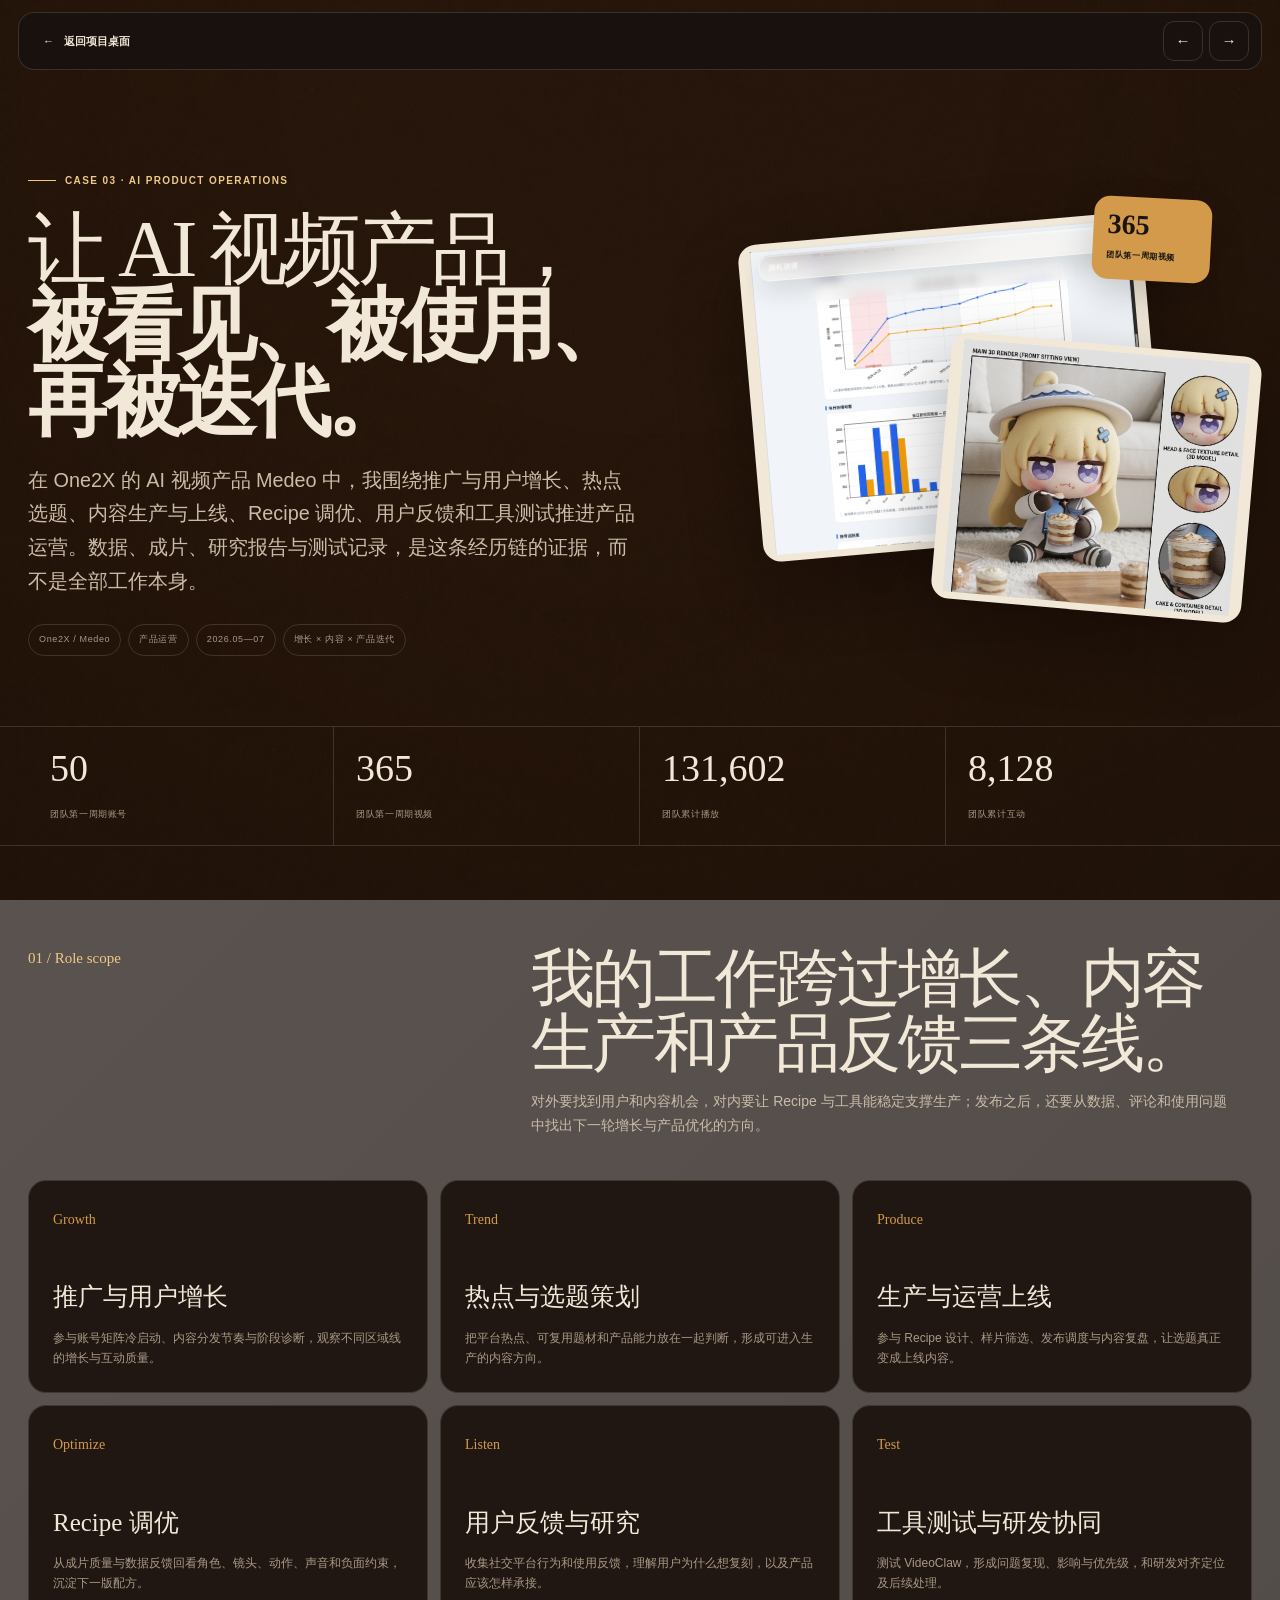
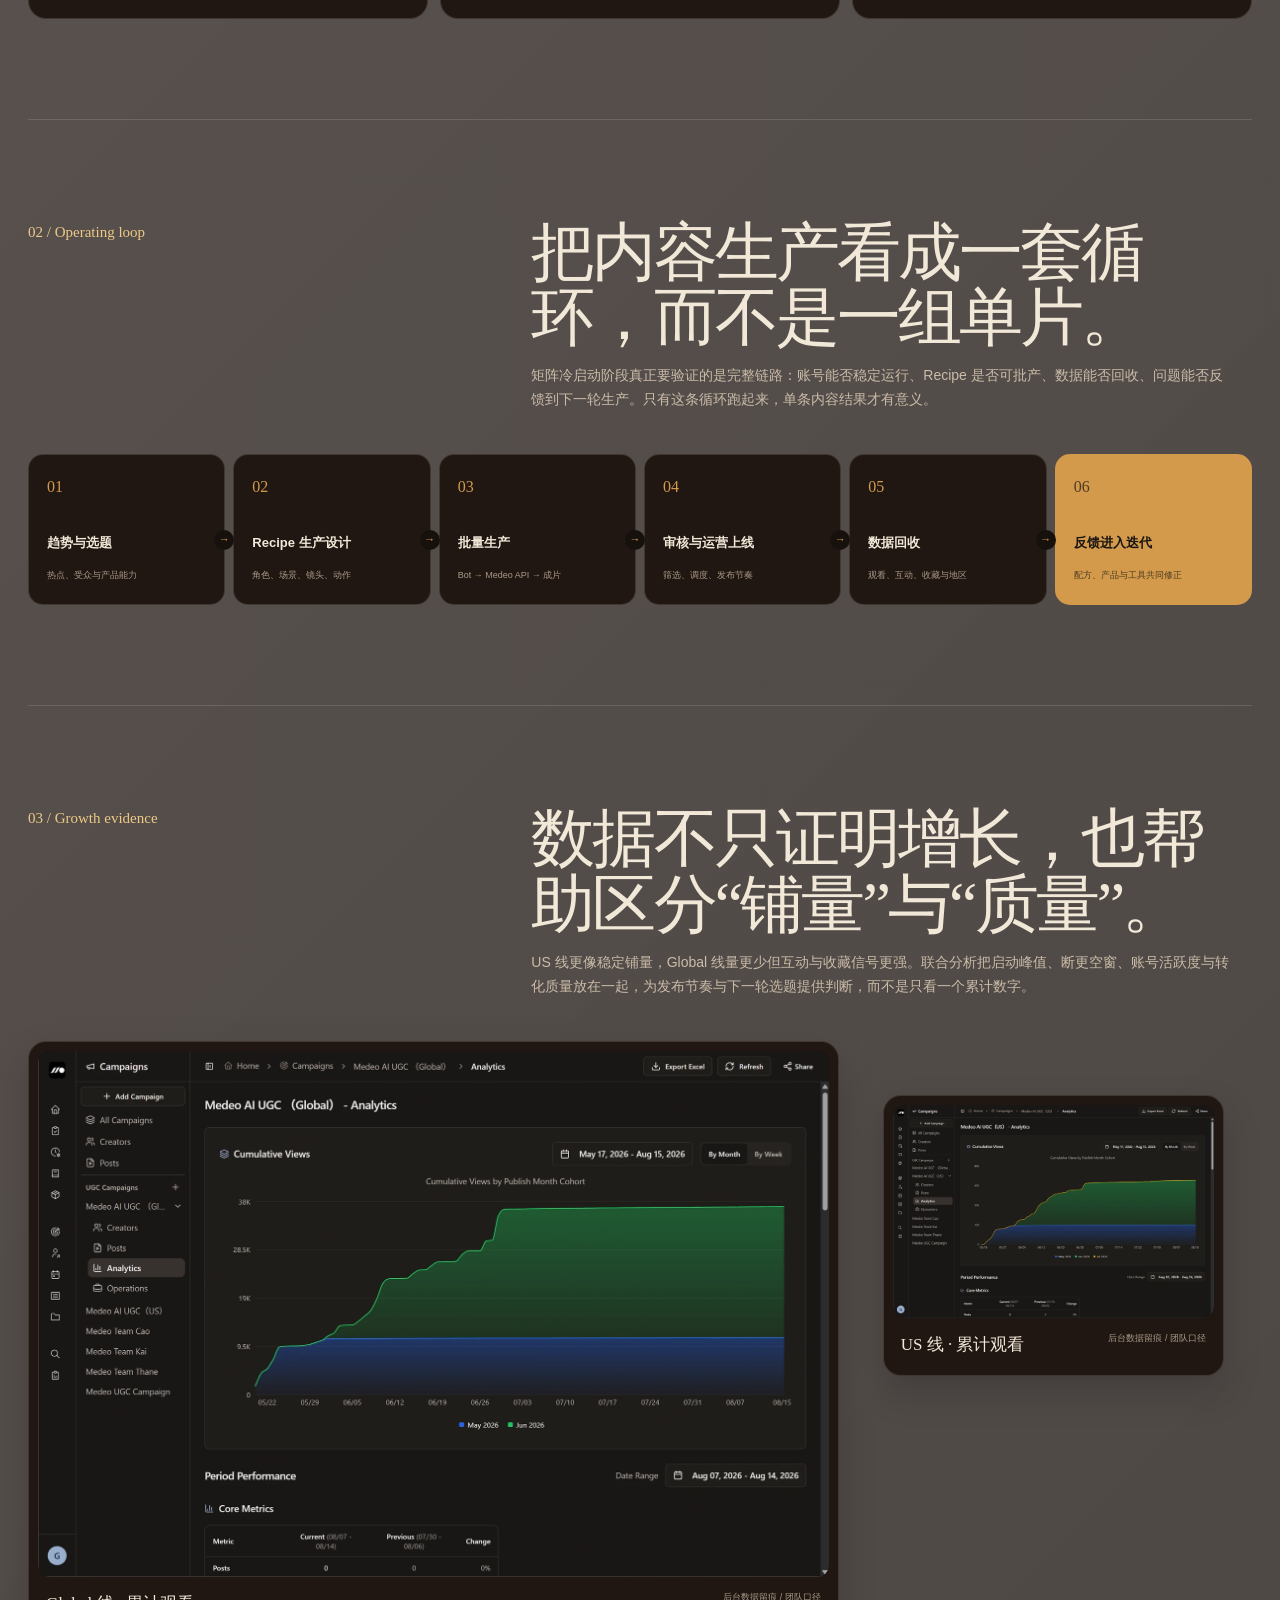
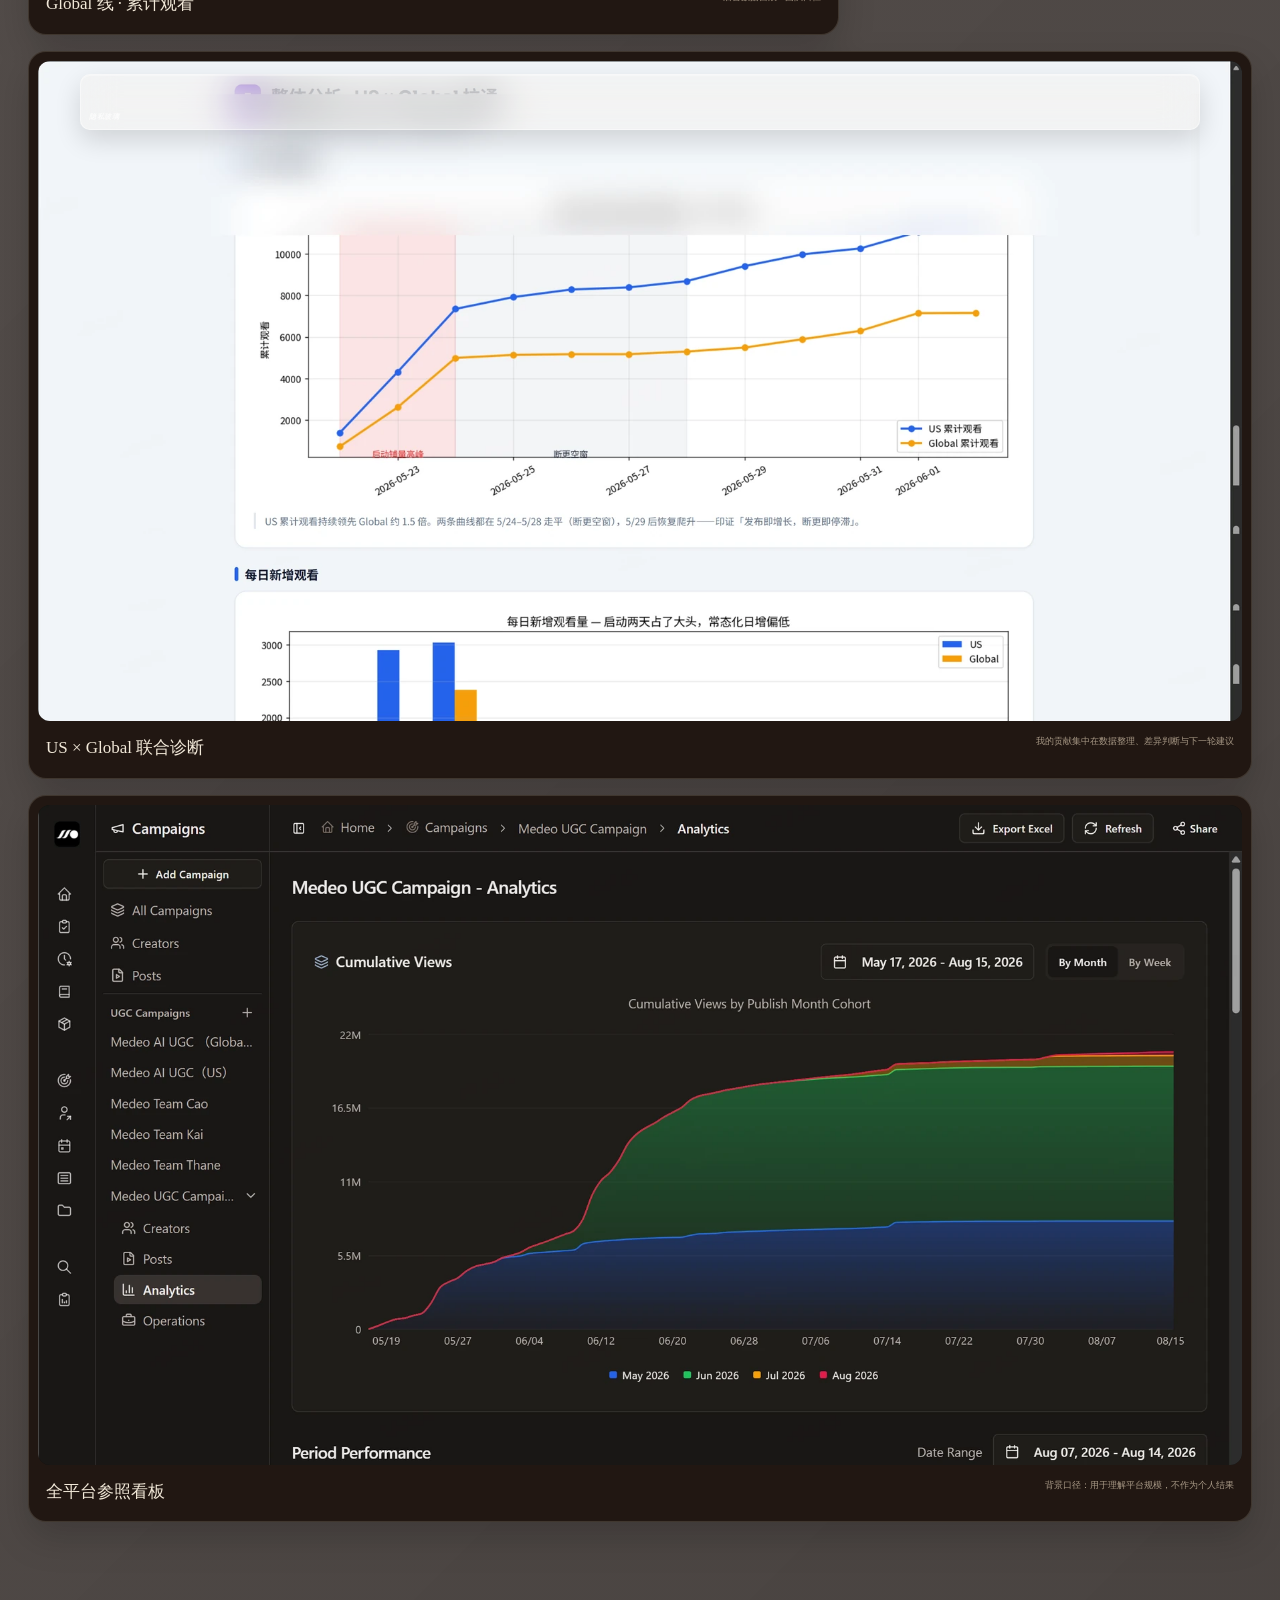
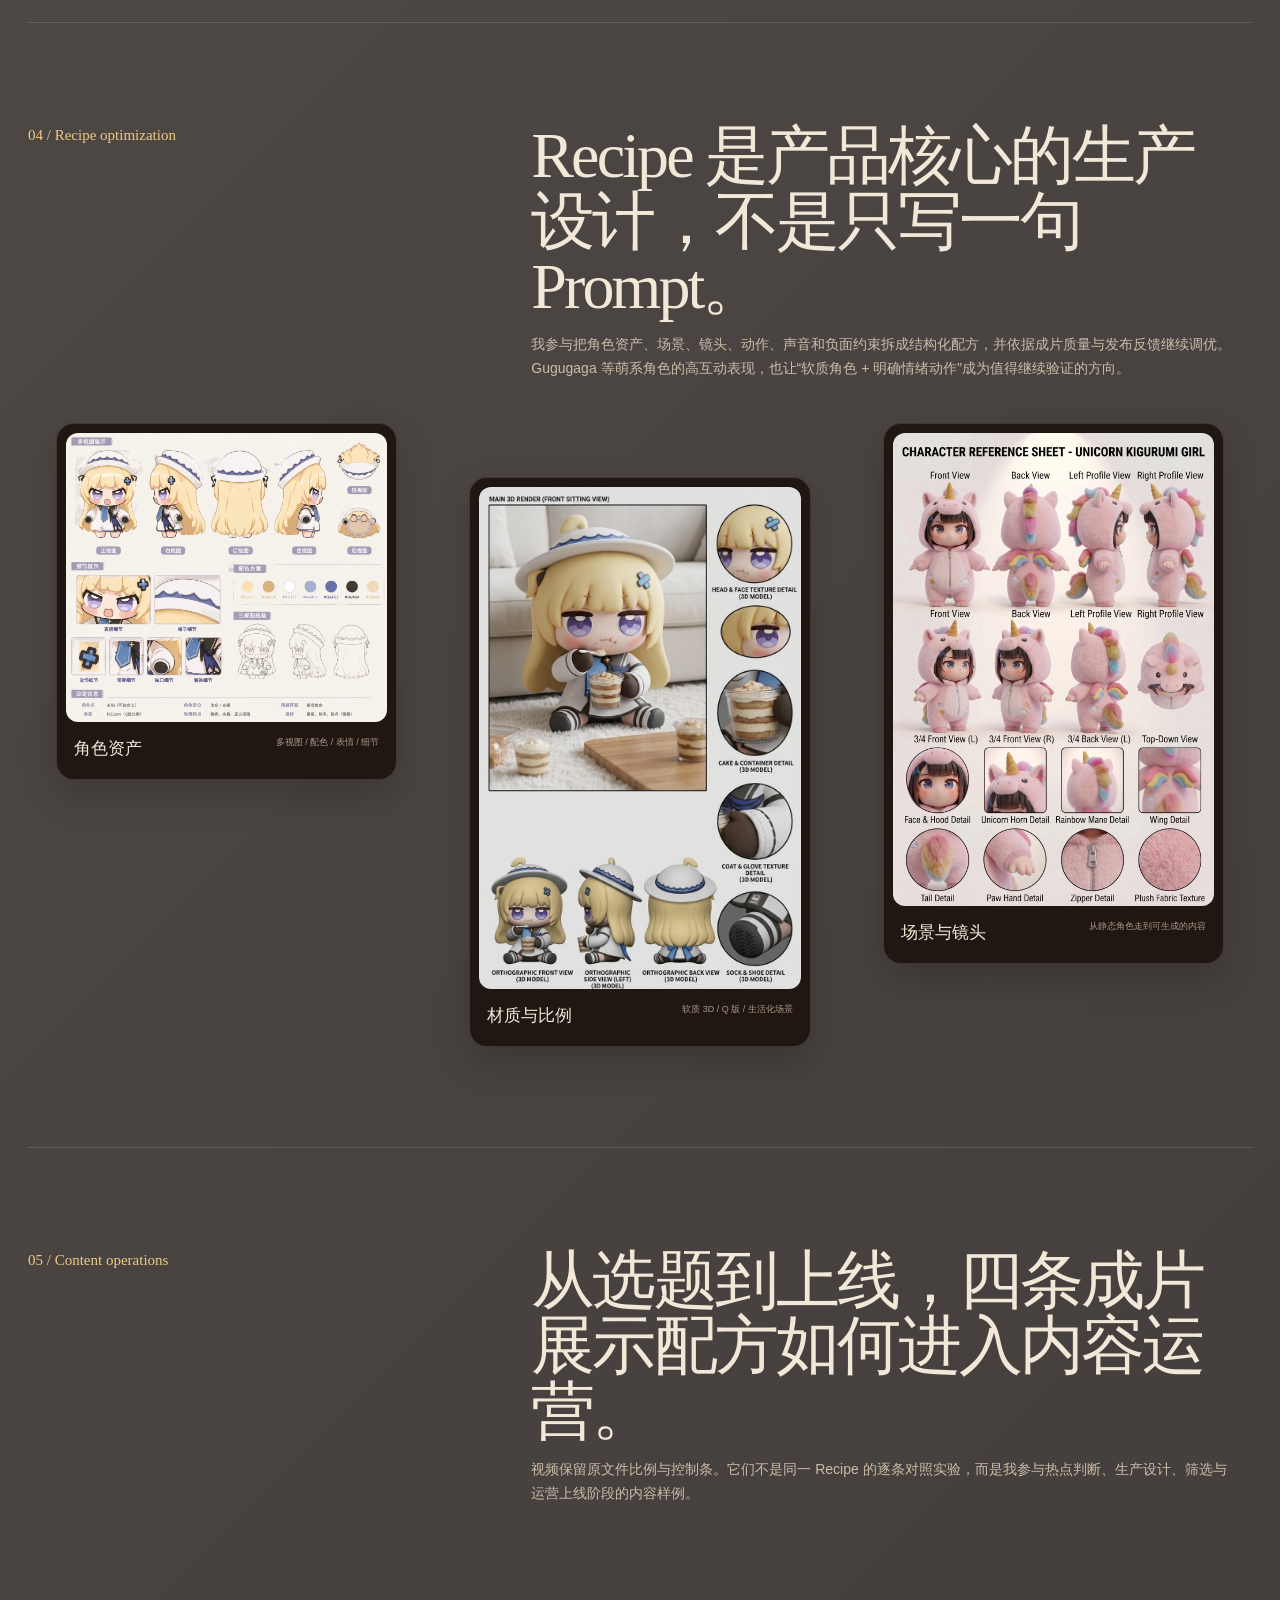
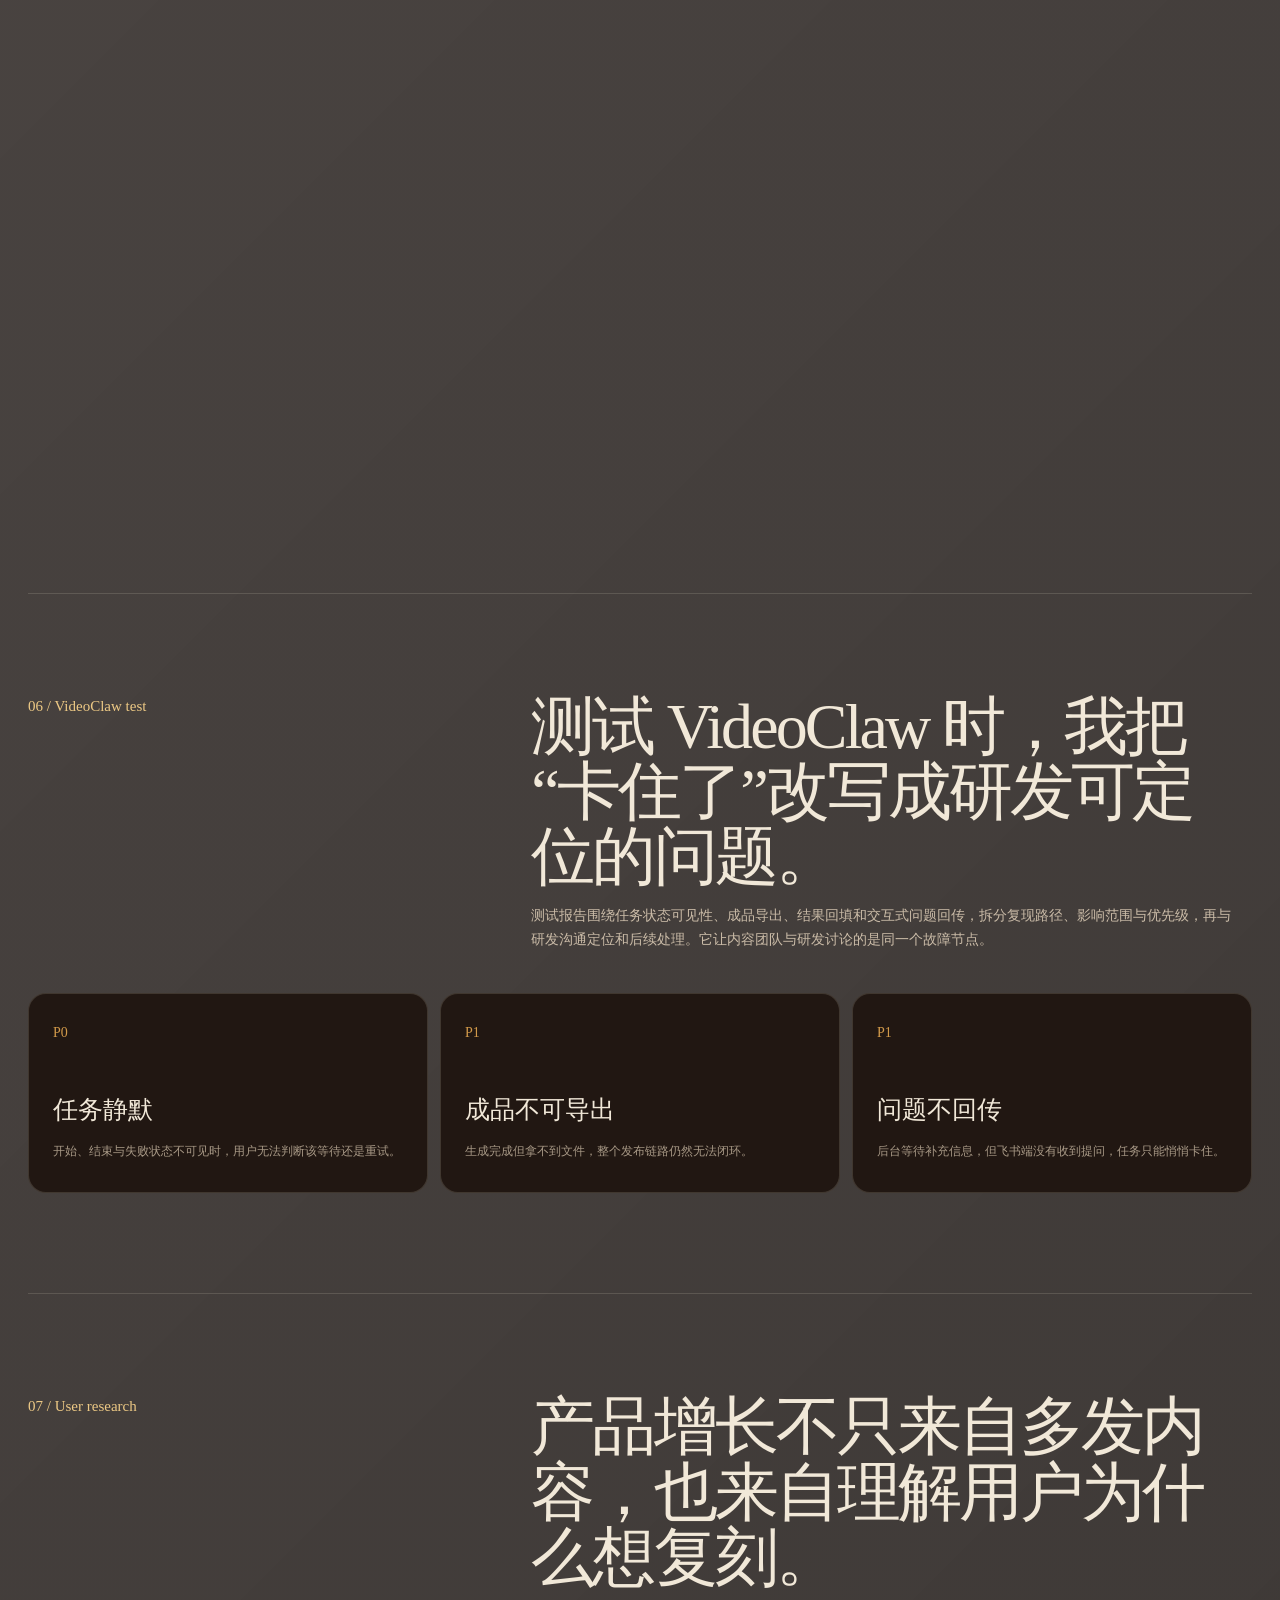
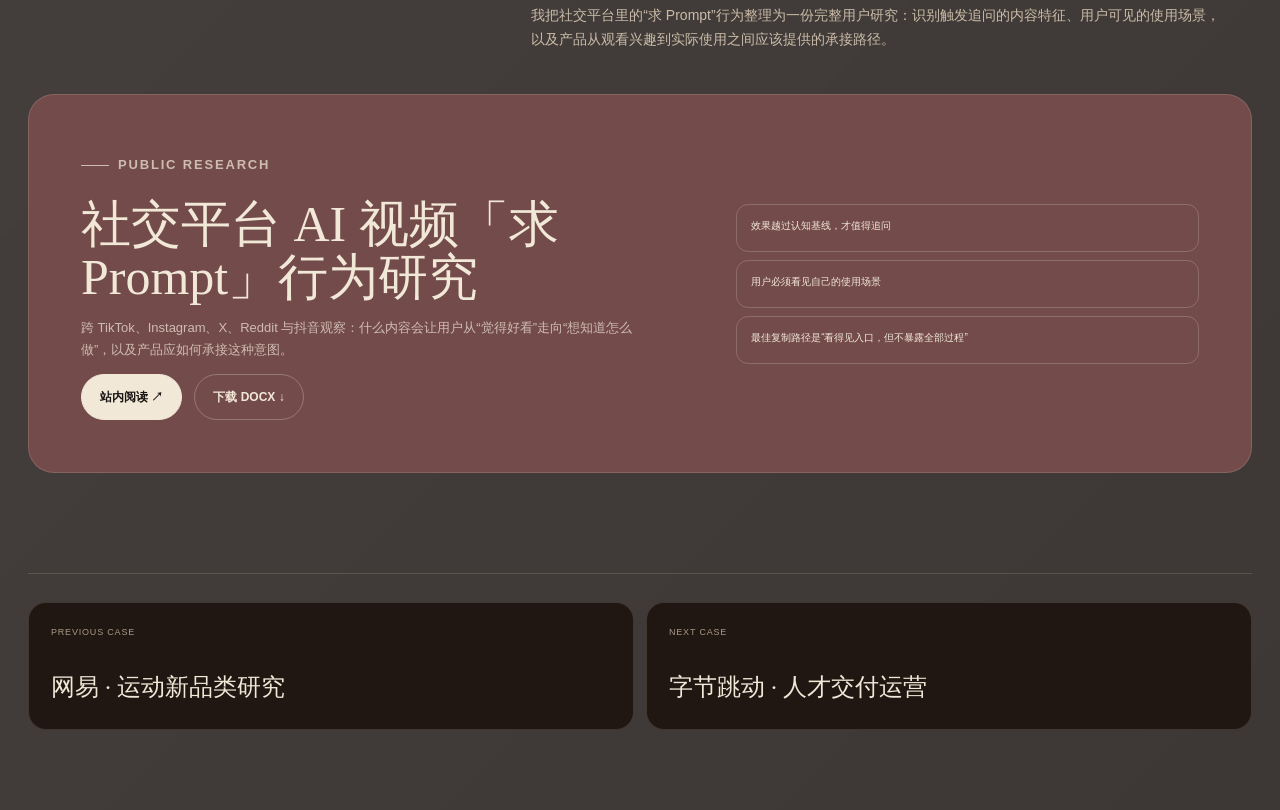
<file: portfolio/case-one2x.html>
<!doctype html>
<html lang="zh-CN">
<head>
  <meta charset="utf-8"><meta name="viewport" content="width=device-width, initial-scale=1">
  <meta name="description" content="One2X / Medeo 产品运营：推广增长、热点与内容运营、Recipe 调优、用户反馈、VideoClaw 测试及研发协同。">
  <meta name="theme-color" content="#17110e">
  <title>One2X / Medeo · Griffin Portfolio</title>
  <link rel="icon" href="assets/images/avatar-chibi.webp" type="image/webp">
  <link rel="stylesheet" href="styles.css"><script src="script.js" defer></script>
</head>
<body class="detail-body">
  <a class="skip-link" href="#case-main">跳到案例正文</a>
  <header class="case-topbar"><a class="back-link" href="index.html#work"><span aria-hidden="true">←</span> 返回项目桌面</a><div class="case-nav" aria-label="案例导航"><a href="case-netease-sports.html" aria-label="上一个案例">←</a><a href="case-bytedance.html" aria-label="下一个案例">→</a></div></header>

  <main id="case-main">
    <section class="case-hero shell">
      <div class="case-hero-grid">
        <div class="reveal">
          <p class="case-kicker">Case 03 · AI product operations</p>
          <h1>让 AI 视频产品，<strong>被看见、被使用、再被迭代。</strong></h1>
          <p class="case-deck">在 One2X 的 AI 视频产品 Medeo 中，我围绕推广与用户增长、热点选题、内容生产与上线、Recipe 调优、用户反馈和工具测试推进产品运营。数据、成片、研究报告与测试记录，是这条经历链的证据，而不是全部工作本身。</p>
          <div class="role-line"><span>One2X / Medeo</span><span>产品运营</span><span>2026.05—07</span><span>增长 × 内容 × 产品迭代</span></div>
        </div>
        <div class="hero-proof reveal">
          <button class="evidence-tilt e1" type="button" data-lightbox="assets/images/one2x/analytics-combined.webp" data-caption="US 与 Global 两条线的累计观看、活跃度和互动质量对比；账号信息已脱敏。"><img src="assets/images/one2x/analytics-combined.webp" alt="Medeo US 与 Global 矩阵联合分析"><i class="privacy-glass glass-strip"></i></button>
          <button class="evidence-tilt e2" type="button" data-lightbox="assets/images/one2x/recipe-03.webp" data-caption="Gugugaga 角色的软质三维 Recipe 设计：从角色设定延伸到可生成的视觉规范。"><img src="assets/images/one2x/recipe-03.webp" alt="Gugugaga 软质三维角色 Recipe"></button>
          <div class="hero-sticker"><b>365</b><span>团队第一周期视频</span></div>
        </div>
      </div>
    </section>

    <section class="case-statbar"><div class="shell">
      <div class="case-stat"><strong>50</strong><span>团队第一周期账号</span></div>
      <div class="case-stat"><strong>365</strong><span>团队第一周期视频</span></div>
      <div class="case-stat"><strong>131,602</strong><span>团队累计播放</span></div>
      <div class="case-stat"><strong>8,128</strong><span>团队累计互动</span></div>
    </div></section>

    <section class="chapter shell">
      <div class="chapter-head reveal"><span class="chapter-index">01 / Role scope</span><div><h2>我的工作跨过增长、内容生产和产品反馈三条线。</h2><p>对外要找到用户和内容机会，对内要让 Recipe 与工具能稳定支撑生产；发布之后，还要从数据、评论和使用问题中找出下一轮增长与产品优化的方向。</p></div></div>
      <div class="insight-grid">
        <article class="insight-card reveal"><span>Growth</span><h3>推广与用户增长</h3><p>参与账号矩阵冷启动、内容分发节奏与阶段诊断，观察不同区域线的增长与互动质量。</p></article>
        <article class="insight-card reveal"><span>Trend</span><h3>热点与选题策划</h3><p>把平台热点、可复用题材和产品能力放在一起判断，形成可进入生产的内容方向。</p></article>
        <article class="insight-card reveal"><span>Produce</span><h3>生产与运营上线</h3><p>参与 Recipe 设计、样片筛选、发布调度与内容复盘，让选题真正变成上线内容。</p></article>
        <article class="insight-card reveal"><span>Optimize</span><h3>Recipe 调优</h3><p>从成片质量与数据反馈回看角色、镜头、动作、声音和负面约束，沉淀下一版配方。</p></article>
        <article class="insight-card reveal"><span>Listen</span><h3>用户反馈与研究</h3><p>收集社交平台行为和使用反馈，理解用户为什么想复刻，以及产品应该怎样承接。</p></article>
        <article class="insight-card reveal"><span>Test</span><h3>工具测试与研发协同</h3><p>测试 VideoClaw，形成问题复现、影响与优先级，和研发对齐定位及后续处理。</p></article>
      </div>
    </section>

    <section class="chapter shell">
      <div class="chapter-head reveal"><span class="chapter-index">02 / Operating loop</span><div><h2>把内容生产看成一套循环，而不是一组单片。</h2><p>矩阵冷启动阶段真正要验证的是完整链路：账号能否稳定运行、Recipe 是否可批产、数据能否回收、问题能否反馈到下一轮生产。只有这条循环跑起来，单条内容结果才有意义。</p></div></div>
      <div class="workflow-map reveal">
        <div class="workflow-node"><i>01</i><b>趋势与选题</b><small>热点、受众与产品能力</small></div>
        <div class="workflow-node"><i>02</i><b>Recipe 生产设计</b><small>角色、场景、镜头、动作</small></div>
        <div class="workflow-node"><i>03</i><b>批量生产</b><small>Bot → Medeo API → 成片</small></div>
        <div class="workflow-node"><i>04</i><b>审核与运营上线</b><small>筛选、调度、发布节奏</small></div>
        <div class="workflow-node"><i>05</i><b>数据回收</b><small>观看、互动、收藏与地区</small></div>
        <div class="workflow-node accent"><i>06</i><b>反馈进入迭代</b><small>配方、产品与工具共同修正</small></div>
      </div>
    </section>

    <section class="chapter shell">
      <div class="chapter-head reveal"><span class="chapter-index">03 / Growth evidence</span><div><h2>数据不只证明增长，也帮助区分“铺量”与“质量”。</h2><p>US 线更像稳定铺量，Global 线量更少但互动与收藏信号更强。联合分析把启动峰值、断更空窗、账号活跃度与转化质量放在一起，为发布节奏与下一轮选题提供判断，而不是只看一个累计数字。</p></div></div>
      <div class="evidence-grid">
        <button class="evidence-card wide reveal" type="button" data-lightbox="assets/images/one2x/analytics-global.webp" data-caption="Global 线后台累计观看曲线；用于观察内容发布与观看增长的对应关系。"><span class="evidence-media"><img src="assets/images/one2x/analytics-global.webp" alt="Medeo Global 账号线数据看板"></span><span class="evidence-caption"><b>Global 线 · 累计观看</b><small>后台数据留痕 / 团队口径</small></span></button>
        <button class="evidence-card narrow offset reveal" type="button" data-lightbox="assets/images/one2x/analytics-us.webp" data-caption="US 线后台累计观看曲线；更适合观察高频铺量和稳定养号。"><span class="evidence-media"><img src="assets/images/one2x/analytics-us.webp" alt="Medeo US 账号线数据看板"></span><span class="evidence-caption"><b>US 线 · 累计观看</b><small>后台数据留痕 / 团队口径</small></span></button>
        <button class="evidence-card full reveal" type="button" data-lightbox="assets/images/one2x/analytics-combined.webp" data-caption="联合分析：累计观看、每日新增、账号活跃度、互动漏斗与质量指标对比；账号标识已脱敏。"><span class="evidence-media"><img src="assets/images/one2x/analytics-combined.webp" alt="US 与 Global 账号矩阵联合分析长图"><i class="privacy-glass glass-strip"></i></span><span class="evidence-caption"><b>US × Global 联合诊断</b><small>我的贡献集中在数据整理、差异判断与下一轮建议</small></span></button>
        <button class="evidence-card full reveal" type="button" data-lightbox="assets/images/one2x/analytics-platform-context.webp" data-caption="Medeo UGC Campaign 全平台看板，仅作为平台规模与阶段背景参照，不归因为个人直接产出。"><span class="evidence-media"><img src="assets/images/one2x/analytics-platform-context.webp" alt="Medeo UGC Campaign 全平台数据看板"></span><span class="evidence-caption"><b>全平台参照看板</b><small>背景口径：用于理解平台规模，不作为个人结果</small></span></button>
      </div>
    </section>

    <section class="chapter shell">
      <div class="chapter-head reveal"><span class="chapter-index">04 / Recipe optimization</span><div><h2>Recipe 是产品核心的生产设计，不是只写一句 Prompt。</h2><p>我参与把角色资产、场景、镜头、动作、声音和负面约束拆成结构化配方，并依据成片质量与发布反馈继续调优。Gugugaga 等萌系角色的高互动表现，也让“软质角色 + 明确情绪动作”成为值得继续验证的方向。</p></div></div>
      <div class="evidence-grid">
        <button class="evidence-card narrow reveal" type="button" data-lightbox="assets/images/one2x/recipe-01.webp" data-caption="角色多视图与细节设定：先固定资产，再扩展到不同场景。"><span class="evidence-media"><img src="assets/images/one2x/recipe-01.webp" alt="Gugugaga 角色多视图设定"></span><span class="evidence-caption"><b>角色资产</b><small>多视图 / 配色 / 表情 / 细节</small></span></button>
        <button class="evidence-card narrow offset reveal" type="button" data-lightbox="assets/images/one2x/recipe-03.webp" data-caption="从二维设定到软质三维模型，明确材质、比例和动作状态。"><span class="evidence-media"><img src="assets/images/one2x/recipe-03.webp" alt="Gugugaga 软质三维模型设定"></span><span class="evidence-caption"><b>材质与比例</b><small>软质 3D / Q 版 / 生活化场景</small></span></button>
        <button class="evidence-card narrow reveal" type="button" data-lightbox="assets/images/one2x/recipe-06.webp" data-caption="Recipe 中的场景、动作与镜头参考。"><span class="evidence-media"><img src="assets/images/one2x/recipe-06.webp" alt="Recipe 场景与镜头设计"></span><span class="evidence-caption"><b>场景与镜头</b><small>从静态角色走到可生成的内容</small></span></button>
      </div>
    </section>

    <section class="chapter shell">
      <div class="chapter-head reveal"><span class="chapter-index">05 / Content operations</span><div><h2>从选题到上线，四条成片展示配方如何进入内容运营。</h2><p>视频保留原文件比例与控制条。它们不是同一 Recipe 的逐条对照实验，而是我参与热点判断、生产设计、筛选与运营上线阶段的内容样例。</p></div></div>
      <div class="video-grid">
        <figure class="video-card reveal"><video controls muted playsinline preload="metadata" src="assets/video/stadium-cat.mp4"></video><figcaption>体育场景 × 萌系角色</figcaption></figure>
        <figure class="video-card reveal"><video controls muted playsinline preload="metadata" src="assets/video/fansign.mp4"></video><figcaption>粉丝互动 × 角色表达</figcaption></figure>
        <figure class="video-card reveal"><video controls muted playsinline preload="metadata" src="assets/video/graduation.mp4"></video><figcaption>毕业场景 × 情绪叙事</figcaption></figure>
        <figure class="video-card reveal"><video controls muted playsinline preload="metadata" src="assets/video/dancing-kitten.mp4"></video><figcaption>动物动作 × 轻量娱乐</figcaption></figure>
      </div>
    </section>

    <section class="chapter shell">
      <div class="chapter-head reveal"><span class="chapter-index">06 / VideoClaw test</span><div><h2>测试 VideoClaw 时，我把“卡住了”改写成研发可定位的问题。</h2><p>测试报告围绕任务状态可见性、成品导出、结果回填和交互式问题回传，拆分复现路径、影响范围与优先级，再与研发沟通定位和后续处理。它让内容团队与研发讨论的是同一个故障节点。</p></div></div>
      <div class="insight-grid">
        <article class="insight-card reveal"><span>P0</span><h3>任务静默</h3><p>开始、结束与失败状态不可见时，用户无法判断该等待还是重试。</p></article>
        <article class="insight-card reveal"><span>P1</span><h3>成品不可导出</h3><p>生成完成但拿不到文件，整个发布链路仍然无法闭环。</p></article>
        <article class="insight-card reveal"><span>P1</span><h3>问题不回传</h3><p>后台等待补充信息，但飞书端没有收到提问，任务只能悄悄卡住。</p></article>
      </div>
    </section>

    <section class="chapter shell">
      <div class="chapter-head reveal"><span class="chapter-index">07 / User research</span><div><h2>产品增长不只来自多发内容，也来自理解用户为什么想复刻。</h2><p>我把社交平台里的“求 Prompt”行为整理为一份完整用户研究：识别触发追问的内容特征、用户可见的使用场景，以及产品从观看兴趣到实际使用之间应该提供的承接路径。</p></div></div>
      <div class="report-panel reveal">
        <div><p class="case-kicker">Public research</p><h3>社交平台 AI 视频「求 Prompt」行为研究</h3><p>跨 TikTok、Instagram、X、Reddit 与抖音观察：什么内容会让用户从“觉得好看”走向“想知道怎么做”，以及产品应如何承接这种意图。</p><div class="hero-actions" style="justify-content:flex-start"><a class="button primary" href="report.html">站内阅读 ↗</a><a class="button" href="assets/documents/one2x/prompt-behavior-research.docx" download>下载 DOCX ↓</a></div></div>
        <div class="report-notes"><span>效果越过认知基线，才值得追问</span><span>用户必须看见自己的使用场景</span><span>最佳复制路径是“看得见入口，但不暴露全部过程”</span></div>
      </div>
    </section>

    <nav class="case-pagination shell" aria-label="案例翻页"><a href="case-netease-sports.html"><span>Previous case</span><b>网易 · 运动新品类研究</b></a><a href="case-bytedance.html"><span>Next case</span><b>字节跳动 · 人才交付运营</b></a></nav>
  </main>
</body>
</html>
</file>
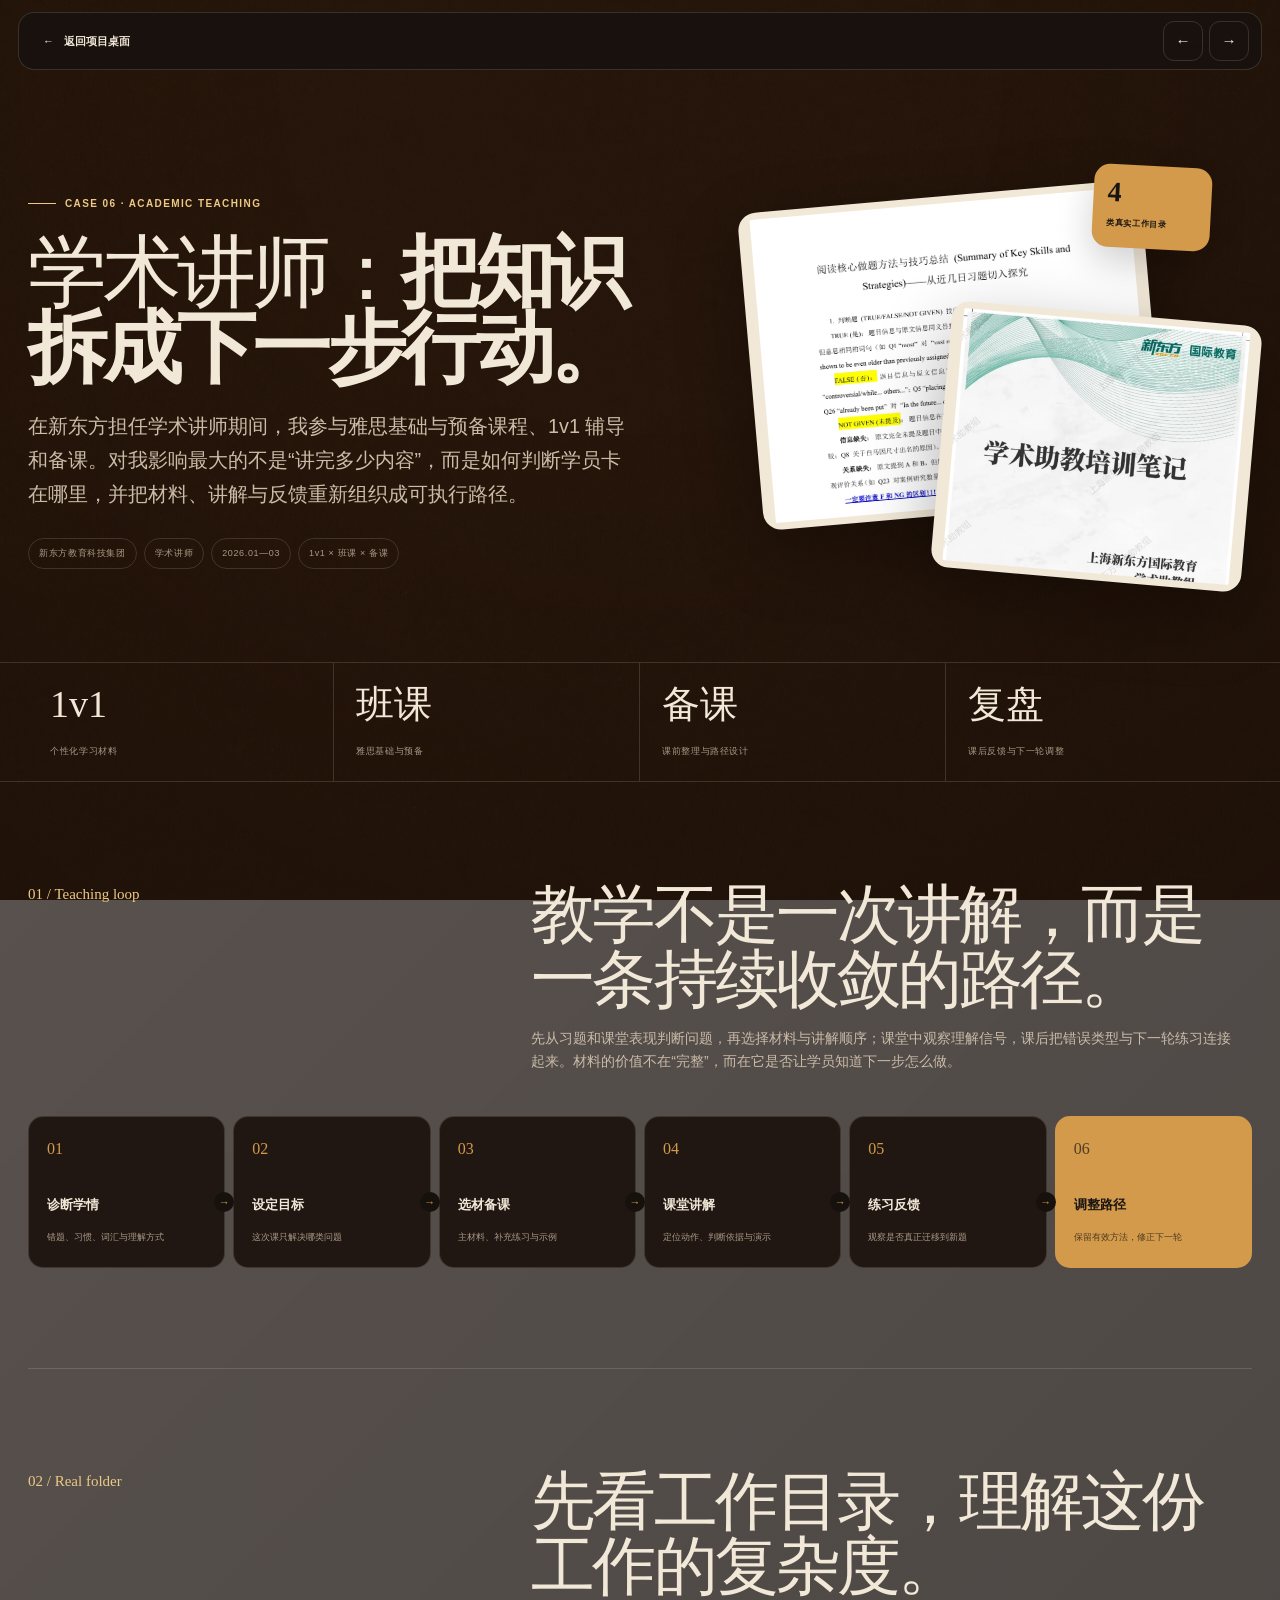
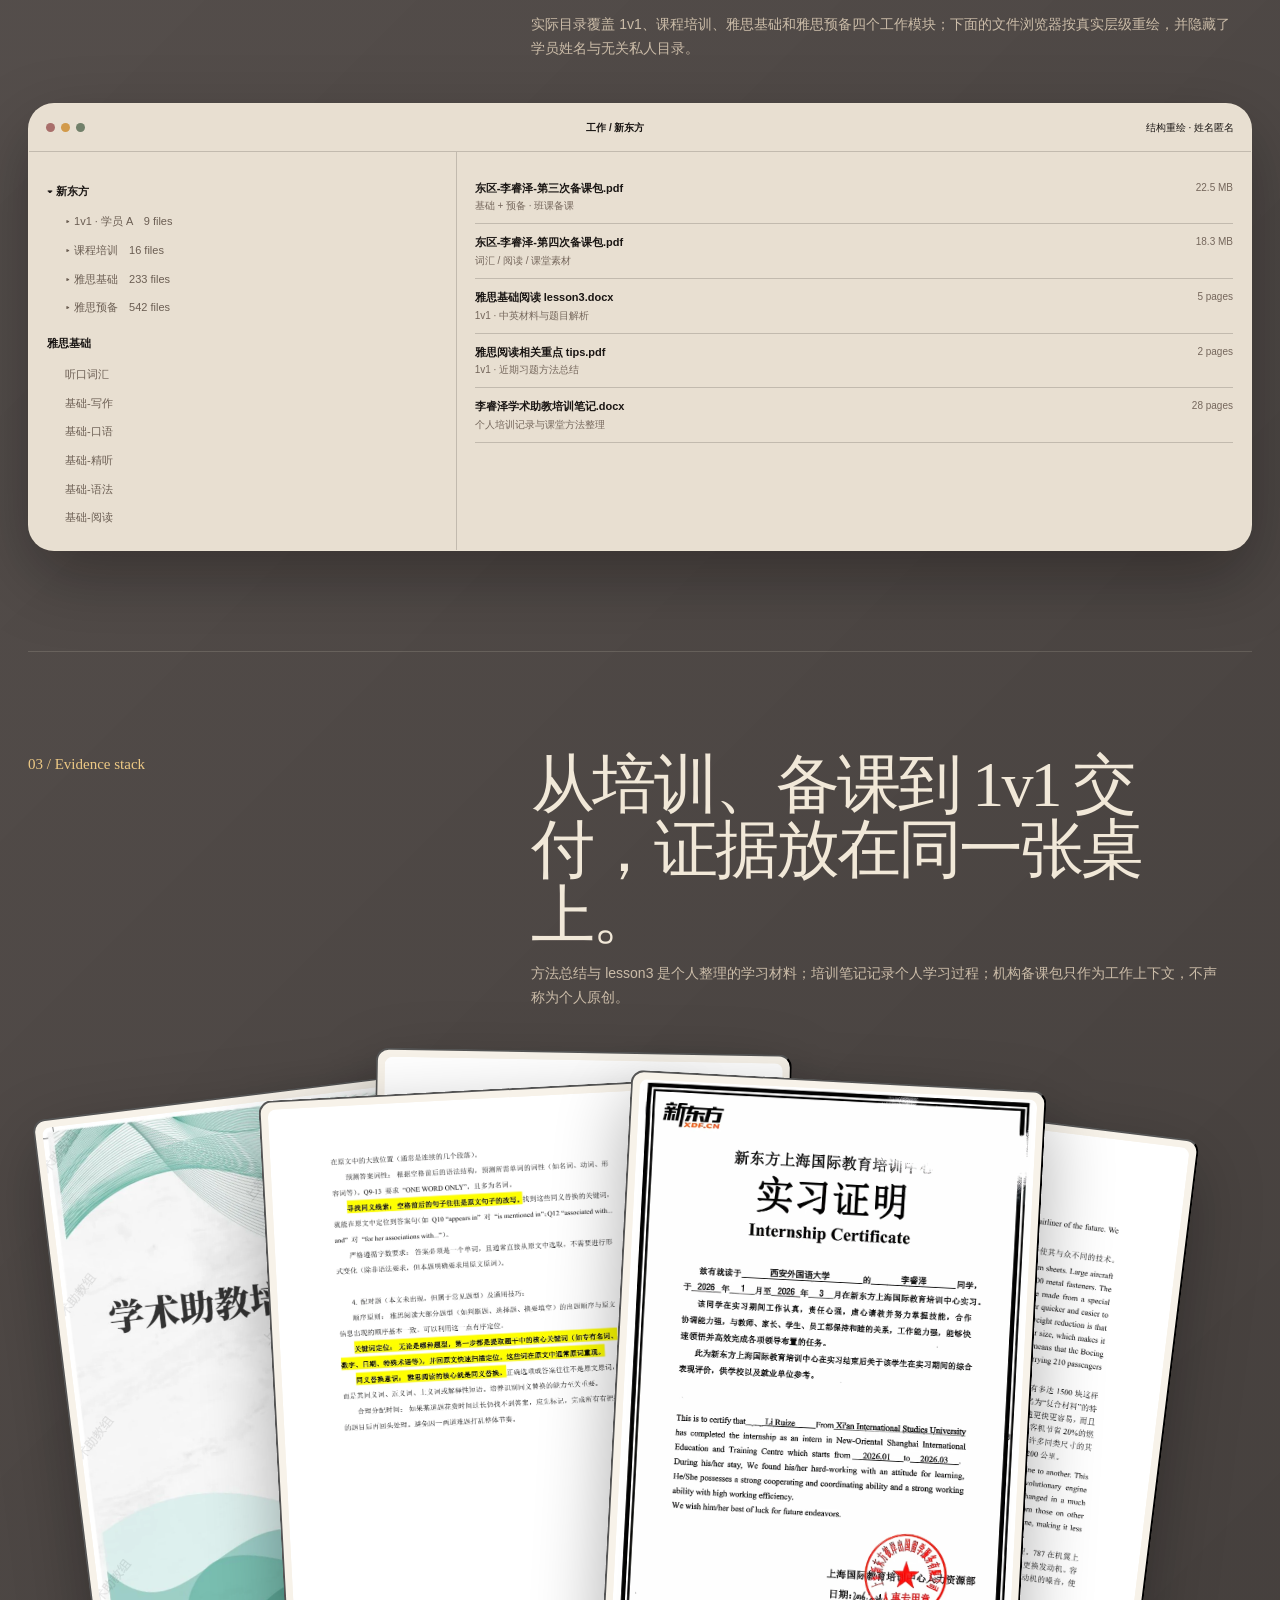
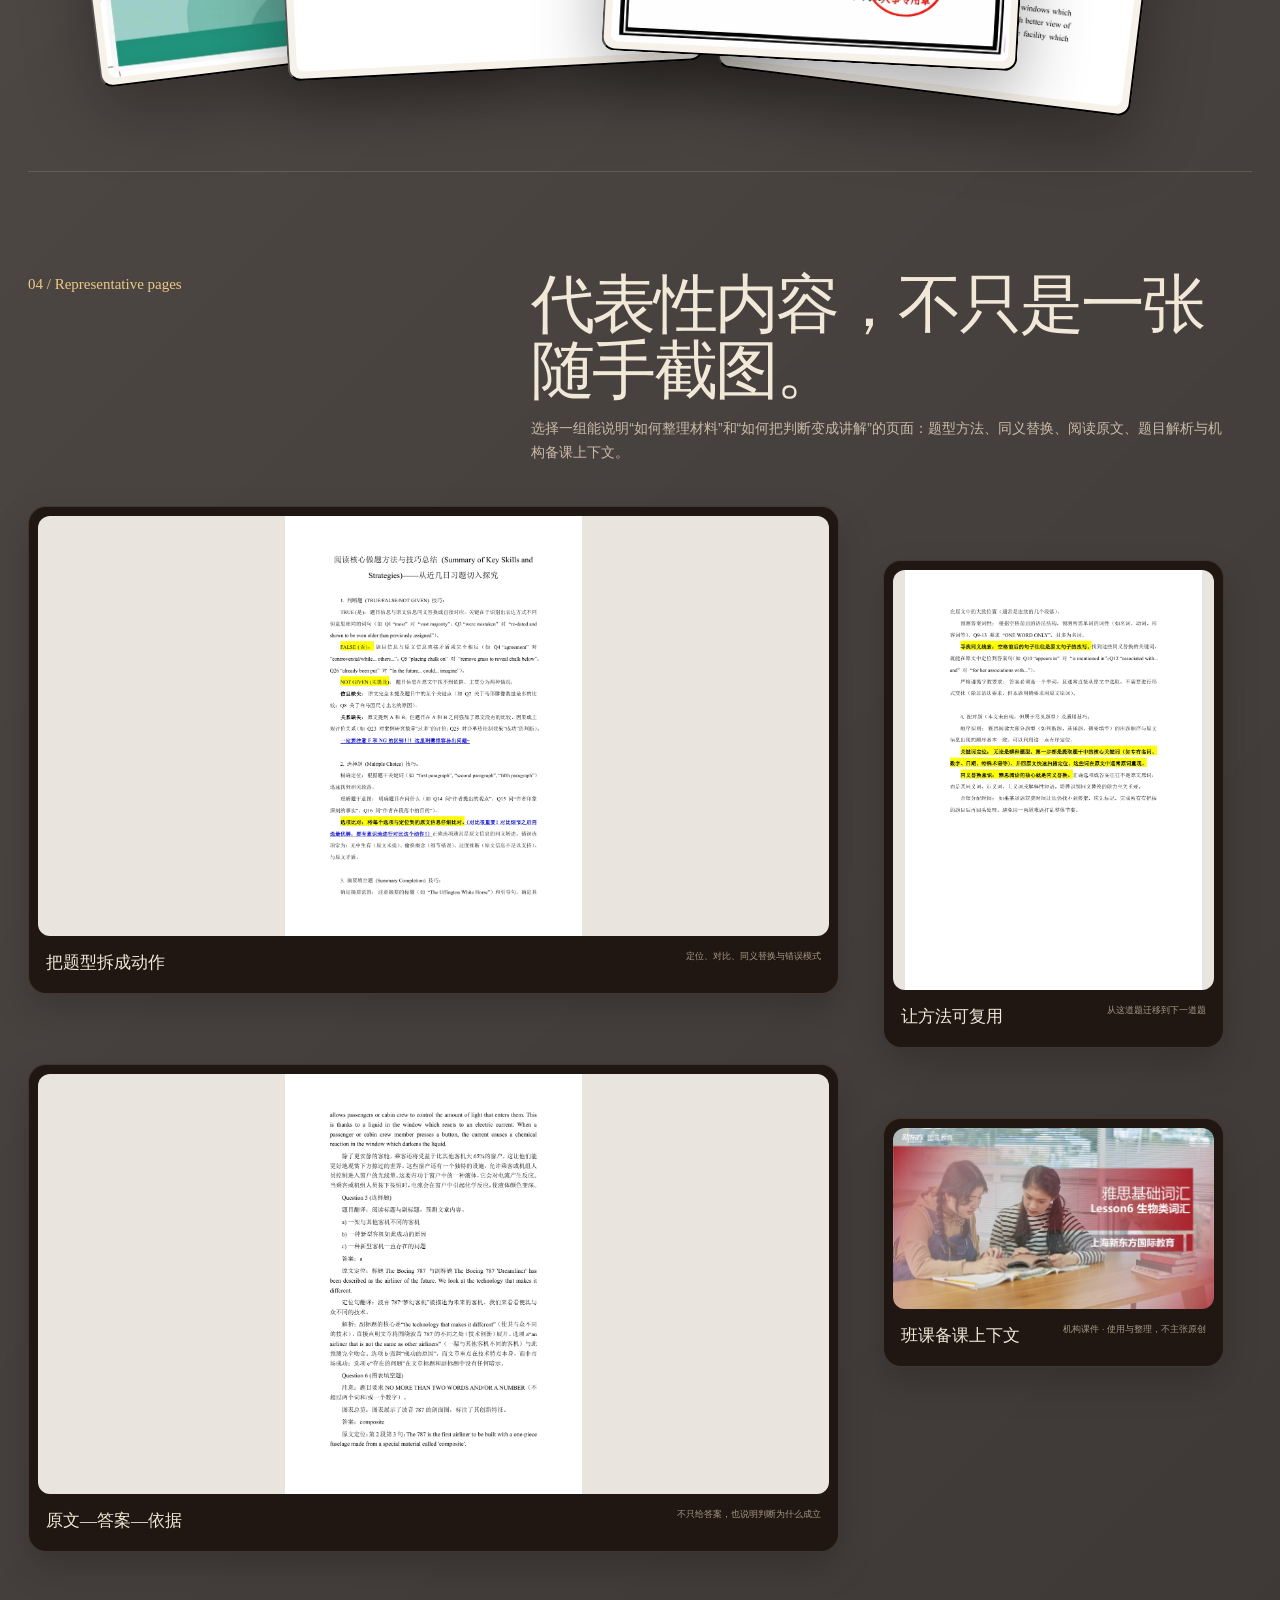
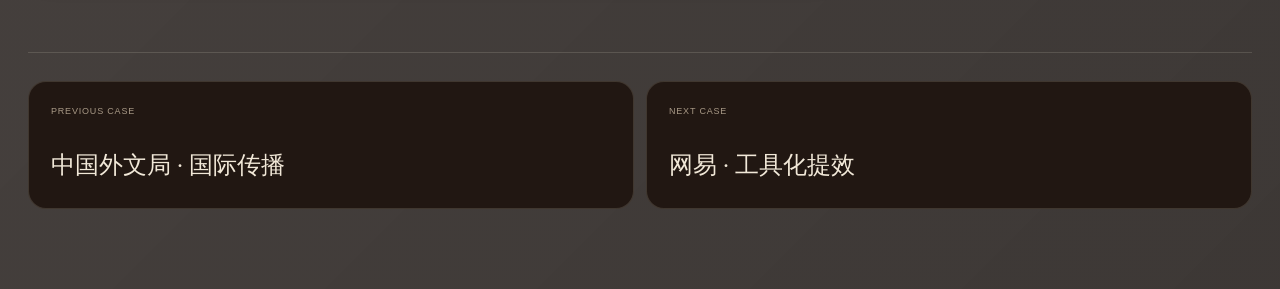
<file: portfolio/case-xdf.html>
<!doctype html>
<html lang="zh-CN">
<head>
  <meta charset="utf-8"><meta name="viewport" content="width=device-width, initial-scale=1">
  <meta name="description" content="新东方学术讲师经历：真实工作目录、备课、1v1 阅读材料、培训笔记与教学闭环。">
  <meta name="theme-color" content="#17110e">
  <title>新东方学术讲师 · Griffin Portfolio</title>
  <link rel="icon" href="assets/images/avatar-chibi.webp" type="image/webp">
  <link rel="stylesheet" href="styles.css"><script src="script.js" defer></script>
</head>
<body class="detail-body">
  <a class="skip-link" href="#case-main">跳到案例正文</a>
  <header class="case-topbar"><a class="back-link" href="index.html#work"><span aria-hidden="true">←</span> 返回项目桌面</a><div class="case-nav" aria-label="案例导航"><a href="case-foreign.html" aria-label="上一个案例">←</a><a href="case-netease-tools.html" aria-label="下一个案例">→</a></div></header>

  <main id="case-main">
    <section class="case-hero shell">
      <div class="case-hero-grid">
        <div class="reveal">
          <p class="case-kicker">Case 06 · Academic teaching</p>
          <h1>学术讲师：<strong>把知识拆成下一步行动。</strong></h1>
          <p class="case-deck">在新东方担任学术讲师期间，我参与雅思基础与预备课程、1v1 辅导和备课。对我影响最大的不是“讲完多少内容”，而是如何判断学员卡在哪里，并把材料、讲解与反馈重新组织成可执行路径。</p>
          <div class="role-line"><span>新东方教育科技集团</span><span>学术讲师</span><span>2026.01—03</span><span>1v1 × 班课 × 备课</span></div>
        </div>
        <div class="hero-proof reveal">
          <button class="evidence-tilt e1" type="button" data-lightbox="assets/images/xdf/reading-method-1.webp" data-caption="根据近期习题整理的阅读核心方法：从判断题、选择题到摘要填空，强调可执行的定位动作。"><img src="assets/images/xdf/reading-method-1.webp" alt="雅思阅读核心方法总结"></button>
          <button class="evidence-tilt e2" type="button" data-lightbox="assets/images/xdf/training-notes-cover.webp" data-caption="个人学术助教培训笔记封面，记录进入岗位前对课堂、备课与沟通方法的系统整理。"><img src="assets/images/xdf/training-notes-cover.webp" alt="新东方学术助教培训笔记封面"></button>
          <div class="hero-sticker"><b>4</b><span>类真实工作目录</span></div>
        </div>
      </div>
    </section>

    <section class="case-statbar"><div class="shell">
      <div class="case-stat"><strong>1v1</strong><span>个性化学习材料</span></div>
      <div class="case-stat"><strong>班课</strong><span>雅思基础与预备</span></div>
      <div class="case-stat"><strong>备课</strong><span>课前整理与路径设计</span></div>
      <div class="case-stat"><strong>复盘</strong><span>课后反馈与下一轮调整</span></div>
    </div></section>

    <section class="chapter shell">
      <div class="chapter-head reveal"><span class="chapter-index">01 / Teaching loop</span><div><h2>教学不是一次讲解，而是一条持续收敛的路径。</h2><p>先从习题和课堂表现判断问题，再选择材料与讲解顺序；课堂中观察理解信号，课后把错误类型与下一轮练习连接起来。材料的价值不在“完整”，而在它是否让学员知道下一步怎么做。</p></div></div>
      <div class="workflow-map reveal">
        <div class="workflow-node"><i>01</i><b>诊断学情</b><small>错题、习惯、词汇与理解方式</small></div>
        <div class="workflow-node"><i>02</i><b>设定目标</b><small>这次课只解决哪类问题</small></div>
        <div class="workflow-node"><i>03</i><b>选材备课</b><small>主材料、补充练习与示例</small></div>
        <div class="workflow-node"><i>04</i><b>课堂讲解</b><small>定位动作、判断依据与演示</small></div>
        <div class="workflow-node"><i>05</i><b>练习反馈</b><small>观察是否真正迁移到新题</small></div>
        <div class="workflow-node accent"><i>06</i><b>调整路径</b><small>保留有效方法，修正下一轮</small></div>
      </div>
    </section>

    <section class="chapter shell">
      <div class="chapter-head reveal"><span class="chapter-index">02 / Real folder</span><div><h2>先看工作目录，理解这份工作的复杂度。</h2><p>实际目录覆盖 1v1、课程培训、雅思基础和雅思预备四个工作模块；下面的文件浏览器按真实层级重绘，并隐藏了学员姓名与无关私人目录。</p></div></div>
      <div class="file-browser reveal">
        <div class="file-browser-bar"><span class="file-dots"><i></i><i></i><i></i></span><b>工作 / 新东方</b><span>结构重绘 · 姓名匿名</span></div>
        <div class="file-browser-body">
          <div class="folder-tree"><b>▾ 新东方</b><span>▸ 1v1 · 学员 A　9 files</span><span>▸ 课程培训　16 files</span><span>▸ 雅思基础　233 files</span><span>▸ 雅思预备　542 files</span><b>雅思基础</b><span>听口词汇</span><span>基础-写作</span><span>基础-口语</span><span>基础-精听</span><span>基础-语法</span><span>基础-阅读</span></div>
          <div class="file-list">
            <div class="file-row"><div><b>东区-李睿泽-第三次备课包.pdf</b><span>基础 + 预备 · 班课备课</span></div><time>22.5 MB</time></div>
            <div class="file-row"><div><b>东区-李睿泽-第四次备课包.pdf</b><span>词汇 / 阅读 / 课堂素材</span></div><time>18.3 MB</time></div>
            <div class="file-row"><div><b>雅思基础阅读 lesson3.docx</b><span>1v1 · 中英材料与题目解析</span></div><time>5 pages</time></div>
            <div class="file-row"><div><b>雅思阅读相关重点 tips.pdf</b><span>1v1 · 近期习题方法总结</span></div><time>2 pages</time></div>
            <div class="file-row"><div><b>李睿泽学术助教培训笔记.docx</b><span>个人培训记录与课堂方法整理</span></div><time>28 pages</time></div>
          </div>
        </div>
      </div>
    </section>

    <section class="chapter shell">
      <div class="chapter-head reveal"><span class="chapter-index">03 / Evidence stack</span><div><h2>从培训、备课到 1v1 交付，证据放在同一张桌上。</h2><p>方法总结与 lesson3 是个人整理的学习材料；培训笔记记录个人学习过程；机构备课包只作为工作上下文，不声称为个人原创。</p></div></div>
      <div class="doc-desk reveal">
        <button class="doc-card" type="button" data-lightbox="assets/images/xdf/training-notes-cover.webp" data-caption="个人学术助教培训笔记：进入课堂前先整理授课流程、沟通方式与常见问题。"><img src="assets/images/xdf/training-notes-cover.webp" alt="个人学术助教培训笔记"></button>
        <button class="doc-card" type="button" data-lightbox="assets/images/xdf/reading-method-1.webp" data-caption="阅读方法总结第 1 页：把判断题、选择题等题型拆成可执行动作。"><img src="assets/images/xdf/reading-method-1.webp" alt="阅读方法总结第一页"></button>
        <button class="doc-card" type="button" data-lightbox="assets/images/xdf/lesson3-1.webp" data-caption="1v1 雅思基础阅读 lesson3：中英对照材料与课堂文本。"><img src="assets/images/xdf/lesson3-1.webp" alt="雅思基础阅读 lesson3 第一页"></button>
        <button class="doc-card" type="button" data-lightbox="assets/images/xdf/reading-method-2.webp" data-caption="阅读方法总结第 2 页：定位、同义替换与时间分配。"><img src="assets/images/xdf/reading-method-2.webp" alt="阅读方法总结第二页"></button>
        <button class="doc-card" type="button" data-lightbox="assets/images/xdf/internship-proof.webp" data-caption="新东方上海国际教育培训中心实习证明。"><img src="assets/images/xdf/internship-proof.webp" alt="新东方实习证明"></button>
      </div>
    </section>

    <section class="chapter shell">
      <div class="chapter-head reveal"><span class="chapter-index">04 / Representative pages</span><div><h2>代表性内容，不只是一张随手截图。</h2><p>选择一组能说明“如何整理材料”和“如何把判断变成讲解”的页面：题型方法、同义替换、阅读原文、题目解析与机构备课上下文。</p></div></div>
      <div class="evidence-grid">
        <button class="evidence-card wide reveal" type="button" data-lightbox="assets/images/xdf/reading-method-1.webp" data-caption="核心方法页：以近期习题为入口，解释 TRUE/FALSE/NOT GIVEN、选择题与摘要填空。"><span class="evidence-media contain"><img src="assets/images/xdf/reading-method-1.webp" alt="雅思阅读核心方法总结第一页"></span><span class="evidence-caption"><b>把题型拆成动作</b><small>定位、对比、同义替换与错误模式</small></span></button>
        <button class="evidence-card narrow offset reveal" type="button" data-lightbox="assets/images/xdf/reading-method-2.webp" data-caption="第二页进一步把关键词定位、同义替换和时间分配明确成步骤。"><span class="evidence-media contain"><img src="assets/images/xdf/reading-method-2.webp" alt="雅思阅读核心方法总结第二页"></span><span class="evidence-caption"><b>让方法可复用</b><small>从这道题迁移到下一道题</small></span></button>
        <button class="evidence-card wide reveal" type="button" data-lightbox="assets/images/xdf/lesson3-2.webp" data-caption="lesson3 题目解析页：答案、原文定位、题型判断与解释放在同一页。"><span class="evidence-media contain"><img src="assets/images/xdf/lesson3-2.webp" alt="雅思基础阅读 lesson3 解析页"></span><span class="evidence-caption"><b>原文—答案—依据</b><small>不只给答案，也说明判断为什么成立</small></span></button>
        <button class="evidence-card narrow offset reveal" type="button" data-lightbox="assets/images/xdf/prep-pack.webp" data-caption="机构雅思基础词汇备课包页面，作为班课备课工作上下文展示，不归为个人原创。"><span class="evidence-media"><img src="assets/images/xdf/prep-pack.webp" alt="雅思基础词汇备课包页面"></span><span class="evidence-caption"><b>班课备课上下文</b><small>机构课件 · 使用与整理，不主张原创</small></span></button>
      </div>
    </section>

    <nav class="case-pagination shell" aria-label="案例翻页"><a href="case-foreign.html"><span>Previous case</span><b>中国外文局 · 国际传播</b></a><a href="case-netease-tools.html"><span>Next case</span><b>网易 · 工具化提效</b></a></nav>
  </main>
</body>
</html>
</file>
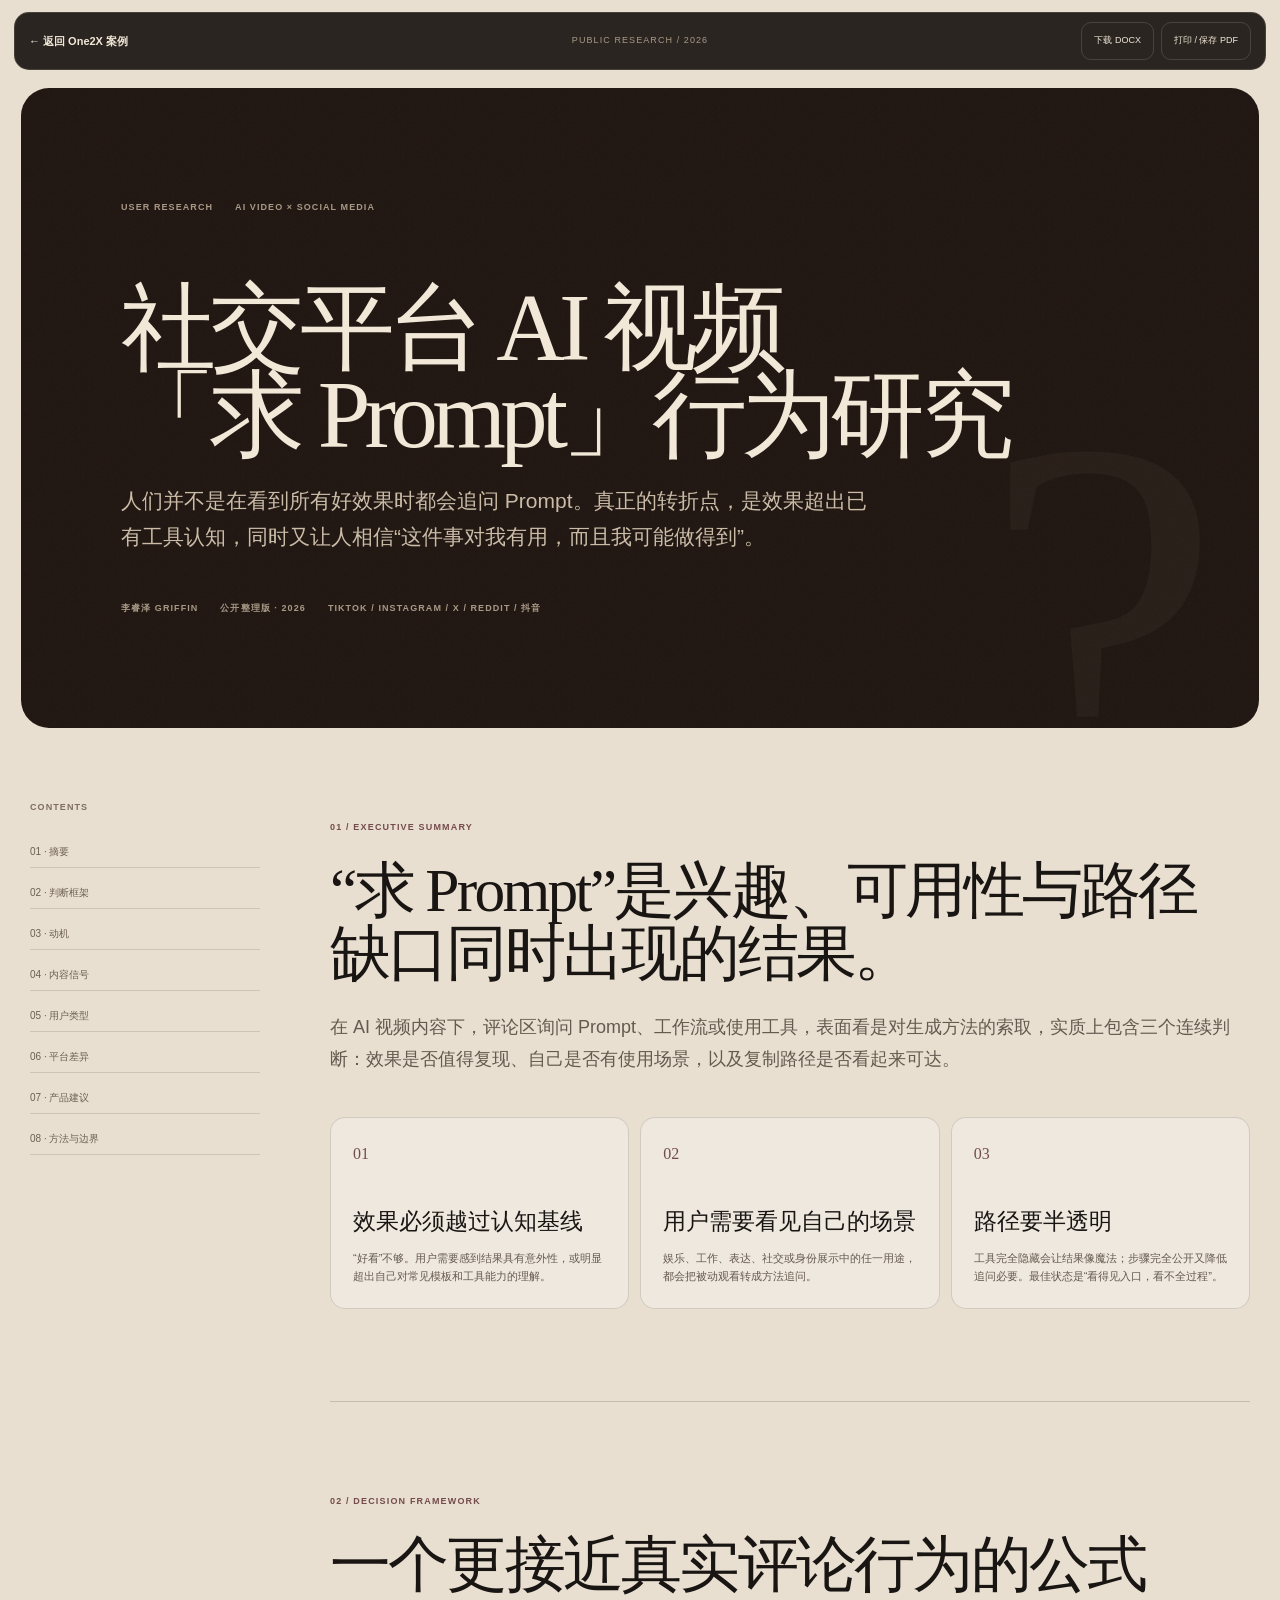
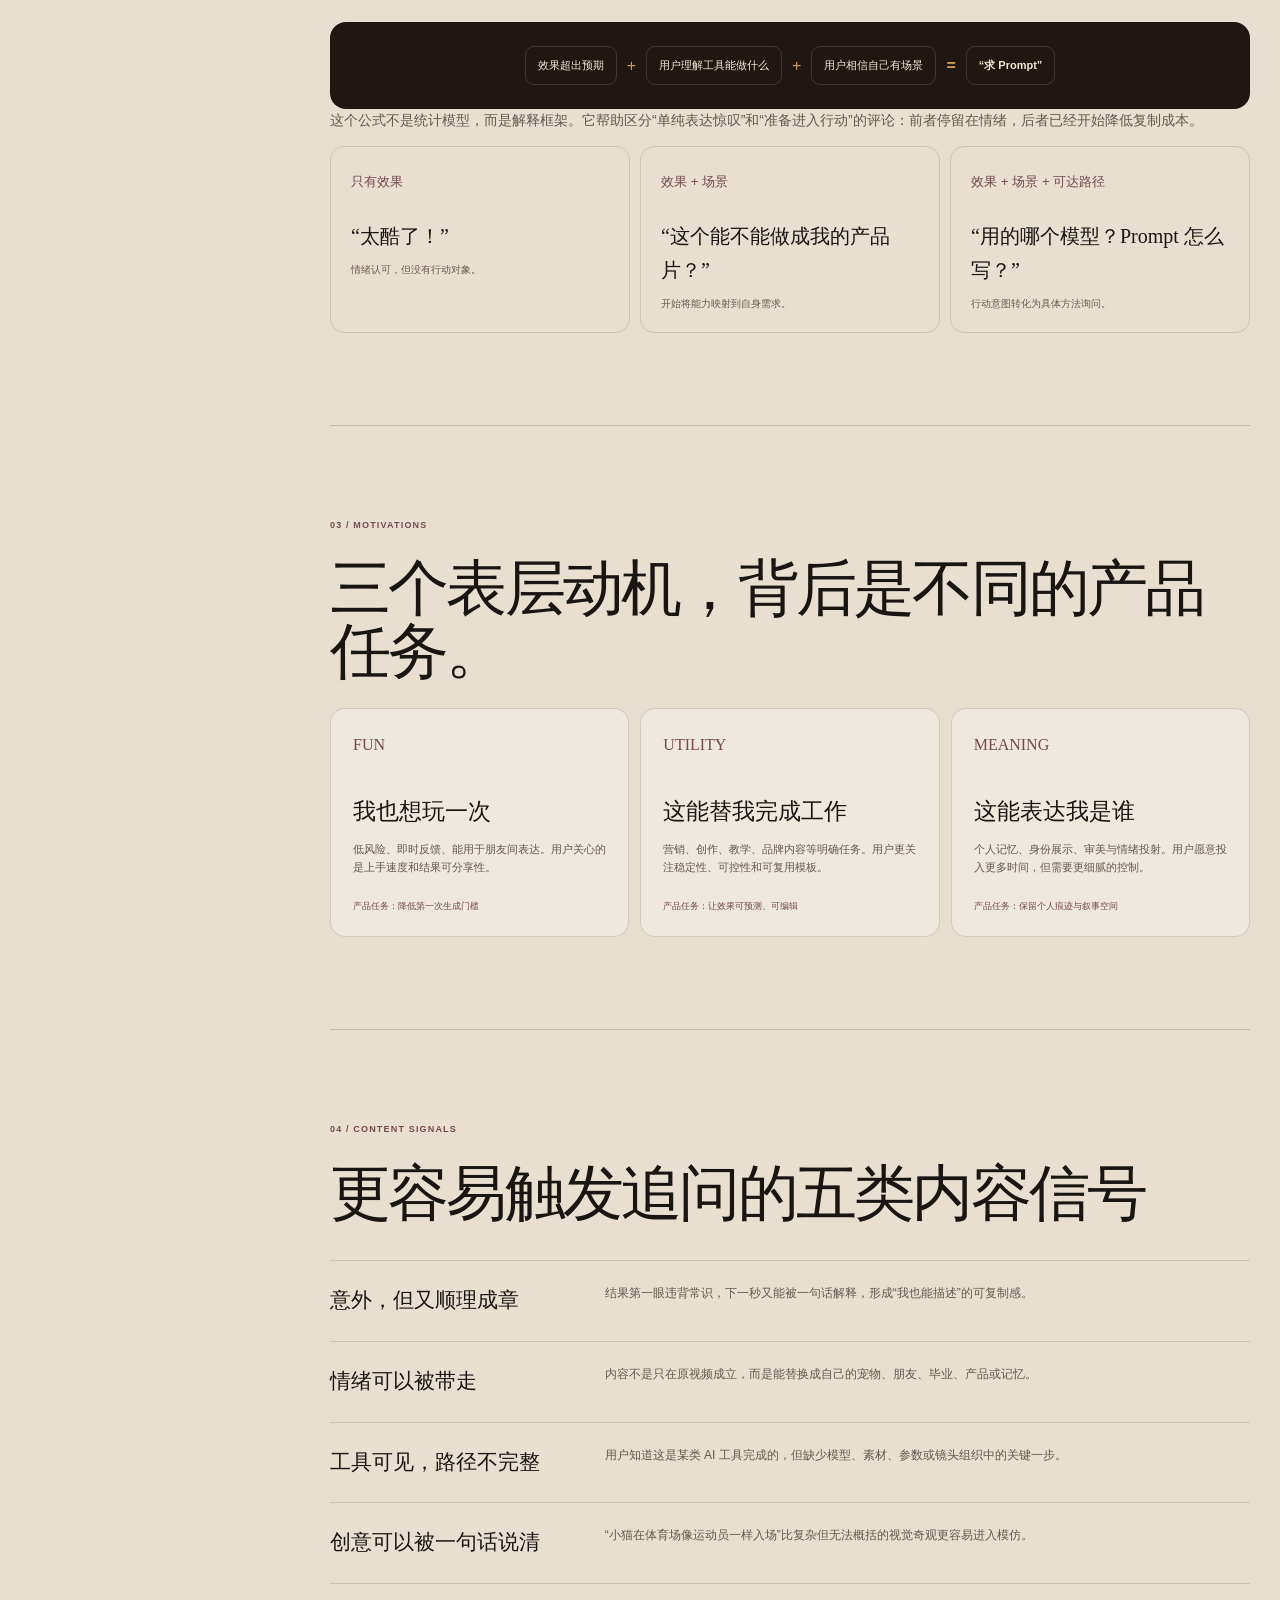
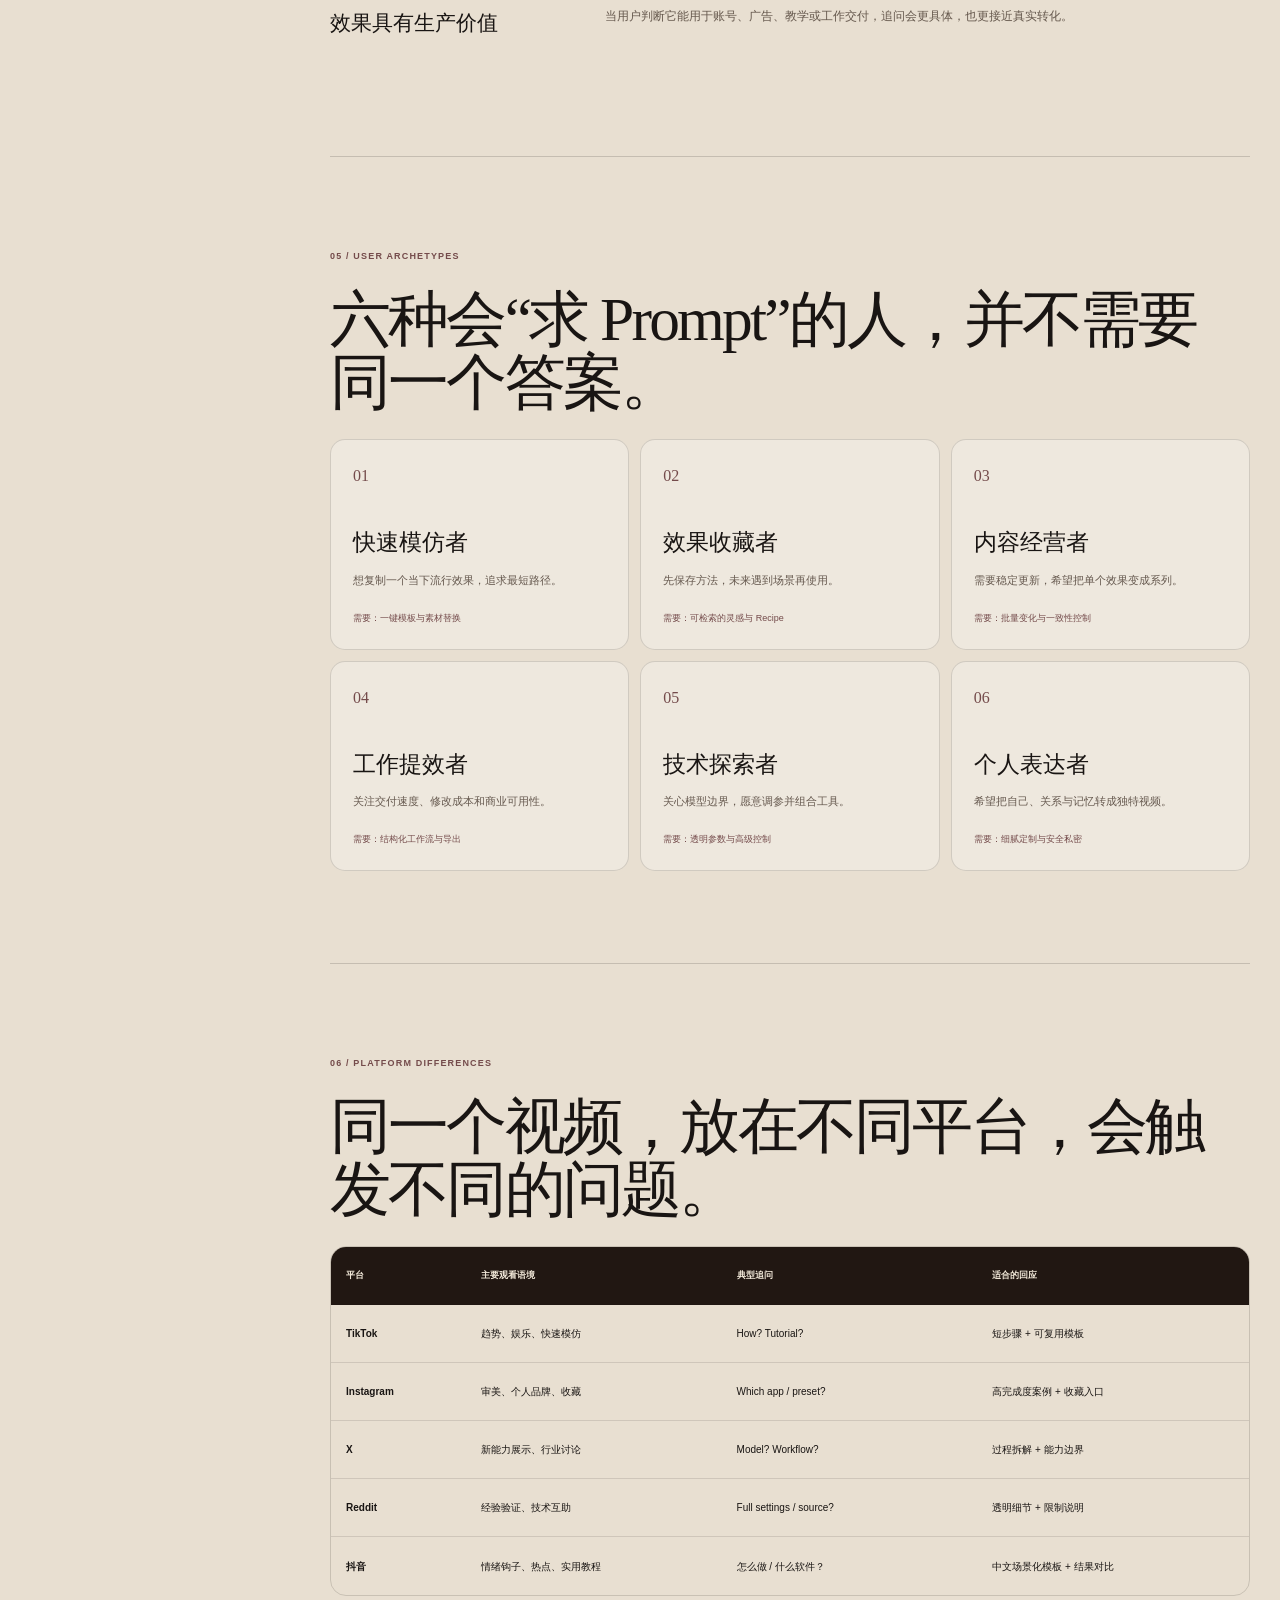
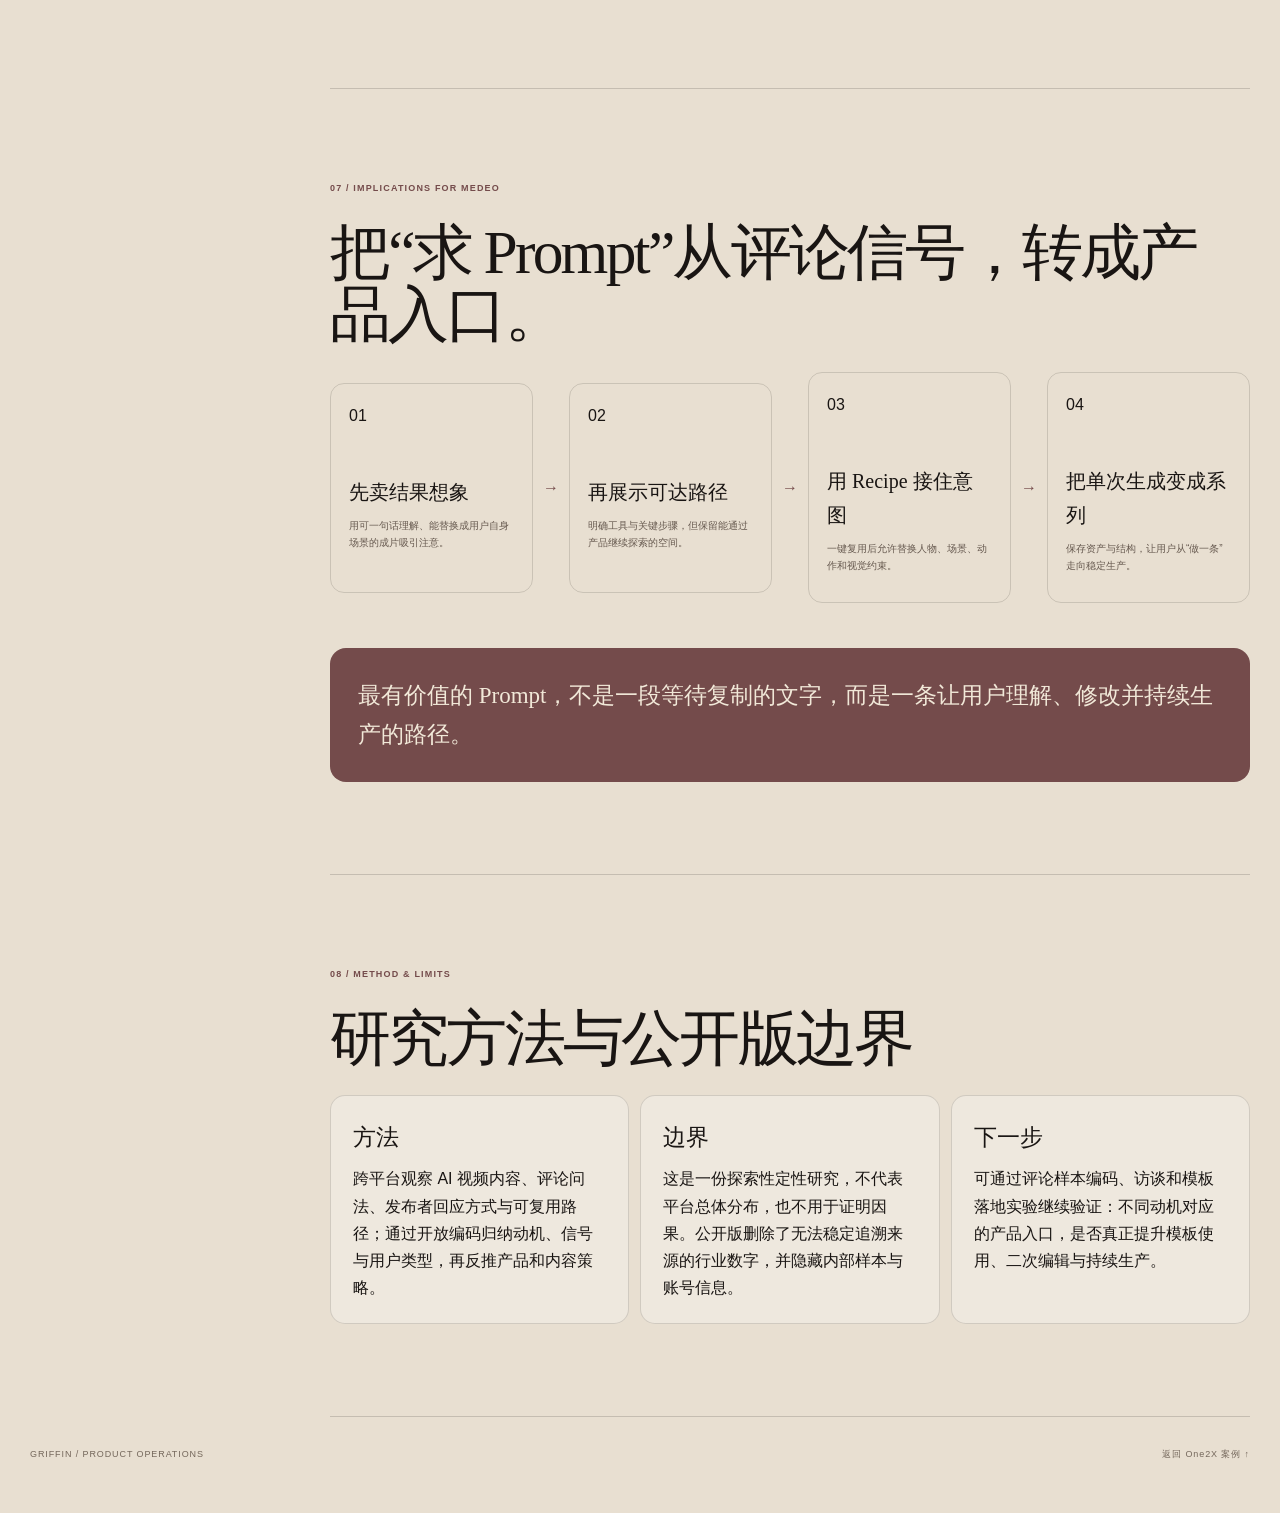
<file: portfolio/report.html>
<!doctype html>
<html lang="zh-CN">
<head>
  <meta charset="utf-8">
  <meta name="viewport" content="width=device-width, initial-scale=1">
  <meta name="description" content="社交平台 AI 视频「求 Prompt」行为研究公开版，李睿泽 Griffin。">
  <meta name="theme-color" content="#17110e">
  <title>社交平台 AI 视频「求 Prompt」行为研究 · Griffin</title>
  <link rel="icon" href="assets/images/avatar-chibi.webp" type="image/webp">
  <link rel="stylesheet" href="styles.css">
  <script src="script.js" defer></script>
</head>
<body class="report-page">
  <a class="skip-link" href="#report-main">跳到报告正文</a>
  <div class="reading-progress" aria-hidden="true"><span></span></div>
  <header class="report-nav">
    <a href="case-one2x.html">← 返回 One2X 案例</a>
    <span>PUBLIC RESEARCH / 2026</span>
    <div><a href="assets/documents/one2x/prompt-behavior-research.docx" download>下载 DOCX</a><button type="button" onclick="window.print()">打印 / 保存 PDF</button></div>
  </header>

  <main id="report-main">
    <header class="report-hero">
      <div class="report-hero-meta"><span>USER RESEARCH</span><span>AI VIDEO × SOCIAL MEDIA</span></div>
      <h1>社交平台 AI 视频<br>「求 Prompt」行为研究</h1>
      <p class="report-deck">人们并不是在看到所有好效果时都会追问 Prompt。真正的转折点，是效果超出已有工具认知，同时又让人相信“这件事对我有用，而且我可能做得到”。</p>
      <div class="report-byline"><span>李睿泽 Griffin</span><span>公开整理版 · 2026</span><span>TikTok / Instagram / X / Reddit / 抖音</span></div>
      <div class="report-symbol" aria-hidden="true">?</div>
    </header>

    <article class="report-article">
      <aside class="report-toc">
        <p>CONTENTS</p>
        <a href="#summary">01 · 摘要</a><a href="#framework">02 · 判断框架</a><a href="#motivation">03 · 动机</a><a href="#signals">04 · 内容信号</a><a href="#users">05 · 用户类型</a><a href="#platforms">06 · 平台差异</a><a href="#strategy">07 · 产品建议</a><a href="#limits">08 · 方法与边界</a>
      </aside>

      <div class="report-content">
        <section id="summary" class="report-section report-summary">
          <p class="report-chapter">01 / EXECUTIVE SUMMARY</p>
          <h2>“求 Prompt”是兴趣、可用性与路径缺口同时出现的结果。</h2>
          <p class="report-lead">在 AI 视频内容下，评论区询问 Prompt、工作流或使用工具，表面看是对生成方法的索取，实质上包含三个连续判断：效果是否值得复现、自己是否有使用场景，以及复制路径是否看起来可达。</p>
          <div class="report-findings">
            <article><span>01</span><h3>效果必须越过认知基线</h3><p>“好看”不够。用户需要感到结果具有意外性，或明显超出自己对常见模板和工具能力的理解。</p></article>
            <article><span>02</span><h3>用户需要看见自己的场景</h3><p>娱乐、工作、表达、社交或身份展示中的任一用途，都会把被动观看转成方法追问。</p></article>
            <article><span>03</span><h3>路径要半透明</h3><p>工具完全隐藏会让结果像魔法；步骤完全公开又降低追问必要。最佳状态是“看得见入口，看不全过程”。</p></article>
          </div>
        </section>

        <section id="framework" class="report-section">
          <p class="report-chapter">02 / DECISION FRAMEWORK</p>
          <h2>一个更接近真实评论行为的公式</h2>
          <div class="formula-card">
            <span>效果超出预期</span><i>+</i><span>用户理解工具能做什么</span><i>+</i><span>用户相信自己有场景</span><b>=</b><strong>“求 Prompt”</strong>
          </div>
          <p>这个公式不是统计模型，而是解释框架。它帮助区分“单纯表达惊叹”和“准备进入行动”的评论：前者停留在情绪，后者已经开始降低复制成本。</p>
          <div class="report-contrast">
            <div><small>只有效果</small><b>“太酷了！”</b><p>情绪认可，但没有行动对象。</p></div>
            <div><small>效果 + 场景</small><b>“这个能不能做成我的产品片？”</b><p>开始将能力映射到自身需求。</p></div>
            <div><small>效果 + 场景 + 可达路径</small><b>“用的哪个模型？Prompt 怎么写？”</b><p>行动意图转化为具体方法询问。</p></div>
          </div>
        </section>

        <section id="motivation" class="report-section">
          <p class="report-chapter">03 / MOTIVATIONS</p>
          <h2>三个表层动机，背后是不同的产品任务。</h2>
          <div class="motivation-grid">
            <article class="fun"><span>FUN</span><h3>我也想玩一次</h3><p>低风险、即时反馈、能用于朋友间表达。用户关心的是上手速度和结果可分享性。</p><small>产品任务：降低第一次生成门槛</small></article>
            <article class="utility"><span>UTILITY</span><h3>这能替我完成工作</h3><p>营销、创作、教学、品牌内容等明确任务。用户更关注稳定性、可控性和可复用模板。</p><small>产品任务：让效果可预测、可编辑</small></article>
            <article class="meaning"><span>MEANING</span><h3>这能表达我是谁</h3><p>个人记忆、身份展示、审美与情绪投射。用户愿意投入更多时间，但需要更细腻的控制。</p><small>产品任务：保留个人痕迹与叙事空间</small></article>
          </div>
        </section>

        <section id="signals" class="report-section">
          <p class="report-chapter">04 / CONTENT SIGNALS</p>
          <h2>更容易触发追问的五类内容信号</h2>
          <ol class="signal-list">
            <li><b>意外，但又顺理成章</b><span>结果第一眼违背常识，下一秒又能被一句话解释，形成“我也能描述”的可复制感。</span></li>
            <li><b>情绪可以被带走</b><span>内容不是只在原视频成立，而是能替换成自己的宠物、朋友、毕业、产品或记忆。</span></li>
            <li><b>工具可见，路径不完整</b><span>用户知道这是某类 AI 工具完成的，但缺少模型、素材、参数或镜头组织中的关键一步。</span></li>
            <li><b>创意可以被一句话说清</b><span>“小猫在体育场像运动员一样入场”比复杂但无法概括的视觉奇观更容易进入模仿。</span></li>
            <li><b>效果具有生产价值</b><span>当用户判断它能用于账号、广告、教学或工作交付，追问会更具体，也更接近真实转化。</span></li>
          </ol>
        </section>

        <section id="users" class="report-section">
          <p class="report-chapter">05 / USER ARCHETYPES</p>
          <h2>六种会“求 Prompt”的人，并不需要同一个答案。</h2>
          <div class="archetype-grid">
            <article><span>01</span><h3>快速模仿者</h3><p>想复制一个当下流行效果，追求最短路径。</p><small>需要：一键模板与素材替换</small></article>
            <article><span>02</span><h3>效果收藏者</h3><p>先保存方法，未来遇到场景再使用。</p><small>需要：可检索的灵感与 Recipe</small></article>
            <article><span>03</span><h3>内容经营者</h3><p>需要稳定更新，希望把单个效果变成系列。</p><small>需要：批量变化与一致性控制</small></article>
            <article><span>04</span><h3>工作提效者</h3><p>关注交付速度、修改成本和商业可用性。</p><small>需要：结构化工作流与导出</small></article>
            <article><span>05</span><h3>技术探索者</h3><p>关心模型边界，愿意调参并组合工具。</p><small>需要：透明参数与高级控制</small></article>
            <article><span>06</span><h3>个人表达者</h3><p>希望把自己、关系与记忆转成独特视频。</p><small>需要：细腻定制与安全私密</small></article>
          </div>
        </section>

        <section id="platforms" class="report-section">
          <p class="report-chapter">06 / PLATFORM DIFFERENCES</p>
          <h2>同一个视频，放在不同平台，会触发不同的问题。</h2>
          <div class="platform-table" role="table" aria-label="平台差异对比">
            <div role="row" class="table-head"><span role="columnheader">平台</span><span role="columnheader">主要观看语境</span><span role="columnheader">典型追问</span><span role="columnheader">适合的回应</span></div>
            <div role="row"><b role="cell">TikTok</b><span role="cell">趋势、娱乐、快速模仿</span><span role="cell">How? Tutorial?</span><span role="cell">短步骤 + 可复用模板</span></div>
            <div role="row"><b role="cell">Instagram</b><span role="cell">审美、个人品牌、收藏</span><span role="cell">Which app / preset?</span><span role="cell">高完成度案例 + 收藏入口</span></div>
            <div role="row"><b role="cell">X</b><span role="cell">新能力展示、行业讨论</span><span role="cell">Model? Workflow?</span><span role="cell">过程拆解 + 能力边界</span></div>
            <div role="row"><b role="cell">Reddit</b><span role="cell">经验验证、技术互助</span><span role="cell">Full settings / source?</span><span role="cell">透明细节 + 限制说明</span></div>
            <div role="row"><b role="cell">抖音</b><span role="cell">情绪钩子、热点、实用教程</span><span role="cell">怎么做 / 什么软件？</span><span role="cell">中文场景化模板 + 结果对比</span></div>
          </div>
        </section>

        <section id="strategy" class="report-section strategy-section">
          <p class="report-chapter">07 / IMPLICATIONS FOR MEDEO</p>
          <h2>把“求 Prompt”从评论信号，转成产品入口。</h2>
          <div class="strategy-flow">
            <article><span>01</span><h3>先卖结果想象</h3><p>用可一句话理解、能替换成用户自身场景的成片吸引注意。</p></article><i>→</i>
            <article><span>02</span><h3>再展示可达路径</h3><p>明确工具与关键步骤，但保留能通过产品继续探索的空间。</p></article><i>→</i>
            <article><span>03</span><h3>用 Recipe 接住意图</h3><p>一键复用后允许替换人物、场景、动作和视觉约束。</p></article><i>→</i>
            <article><span>04</span><h3>把单次生成变成系列</h3><p>保存资产与结构，让用户从“做一条”走向稳定生产。</p></article>
          </div>
          <blockquote>最有价值的 Prompt，不是一段等待复制的文字，而是一条让用户理解、修改并持续生产的路径。</blockquote>
        </section>

        <section id="limits" class="report-section report-limits">
          <p class="report-chapter">08 / METHOD & LIMITS</p>
          <h2>研究方法与公开版边界</h2>
          <div class="limits-grid">
            <div><h3>方法</h3><p>跨平台观察 AI 视频内容、评论问法、发布者回应方式与可复用路径；通过开放编码归纳动机、信号与用户类型，再反推产品和内容策略。</p></div>
            <div><h3>边界</h3><p>这是一份探索性定性研究，不代表平台总体分布，也不用于证明因果。公开版删除了无法稳定追溯来源的行业数字，并隐藏内部样本与账号信息。</p></div>
            <div><h3>下一步</h3><p>可通过评论样本编码、访谈和模板落地实验继续验证：不同动机对应的产品入口，是否真正提升模板使用、二次编辑与持续生产。</p></div>
          </div>
        </section>
      </div>
    </article>
  </main>

  <footer class="report-footer"><span>GRIFFIN / PRODUCT OPERATIONS</span><a href="case-one2x.html">返回 One2X 案例 ↑</a></footer>
</body>
</html>
</file>
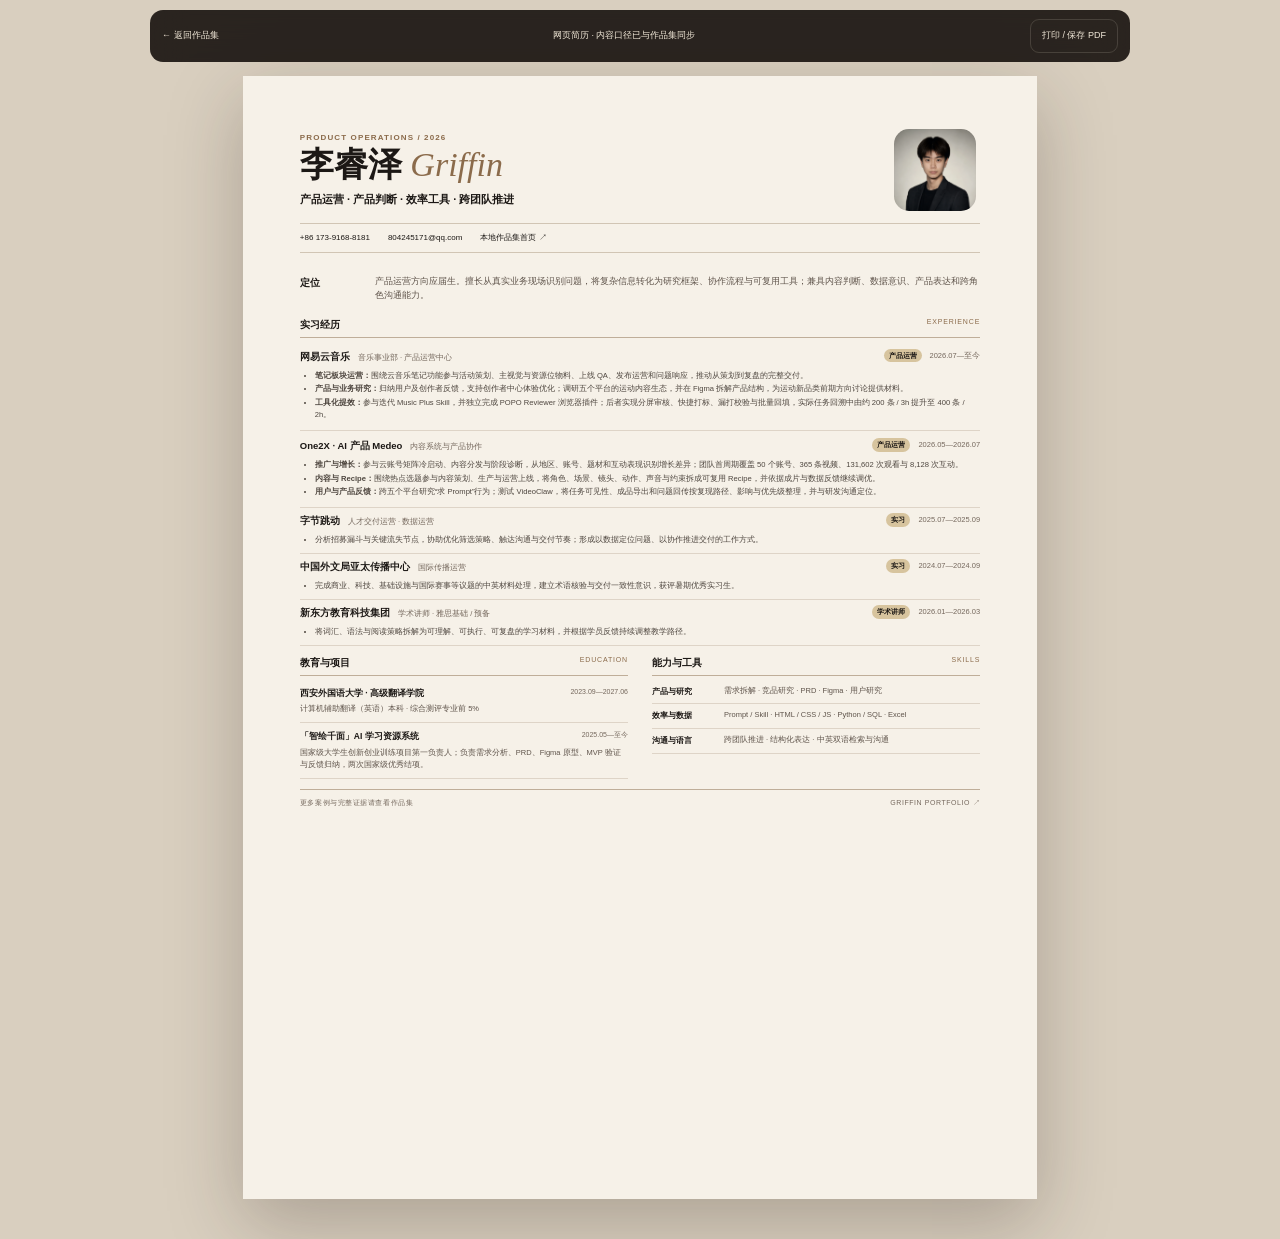
<file: portfolio/resume.html>
<!doctype html>
<html lang="zh-CN">
<head>
  <meta charset="utf-8">
  <meta name="viewport" content="width=device-width, initial-scale=1">
  <meta name="description" content="李睿泽 Griffin，一页产品运营简历。">
  <meta name="theme-color" content="#f8f6f1">
  <title>李睿泽 Griffin · 一页简历</title>
  <link rel="icon" href="assets/images/avatar-chibi.webp" type="image/webp">
  <link rel="stylesheet" href="styles.css">
  <script src="script.js" defer></script>
</head>
<body class="resume-page">
  <div class="resume-toolbar"><a href="index.html">← 返回作品集</a><span>网页简历 · 内容口径已与作品集同步</span><button type="button" onclick="window.print()">打印 / 保存 PDF</button></div>
  <main class="resume-sheet">
    <header class="resume-head">
      <div><p>PRODUCT OPERATIONS / 2026</p><h1>李睿泽 <em>Griffin</em></h1><h2>产品运营 · 产品判断 · 效率工具 · 跨团队推进</h2></div>
      <img src="assets/images/portrait.webp" alt="李睿泽个人照片" width="1500" height="1392">
    </header>

    <div class="resume-contact"><a href="tel:+8617391688181">+86 173-9168-8181</a><a href="mailto:804245171@qq.com">804245171@qq.com</a><a href="index.html">本地作品集首页 ↗</a></div>

    <section class="resume-profile">
      <h3>定位</h3>
      <p>产品运营方向应届生。擅长从真实业务现场识别问题，将复杂信息转化为研究框架、协作流程与可复用工具；兼具内容判断、数据意识、产品表达和跨角色沟通能力。</p>
    </section>

    <section class="resume-block">
      <div class="resume-section-title"><h3>实习经历</h3><span>EXPERIENCE</span></div>
      <article class="resume-item">
        <div class="resume-item-head"><div><b>网易云音乐</b><span>音乐事业部 · 产品运营中心</span></div><div><strong>产品运营</strong><time>2026.07—至今</time></div></div>
        <ul><li><b>笔记板块运营：</b>围绕云音乐笔记功能参与活动策划、主视觉与资源位物料、上线 QA、发布运营和问题响应，推动从策划到复盘的完整交付。</li><li><b>产品与业务研究：</b>归纳用户及创作者反馈，支持创作者中心体验优化；调研五个平台的运动内容生态，并在 Figma 拆解产品结构，为运动新品类前期方向讨论提供材料。</li><li><b>工具化提效：</b>参与迭代 Music Plus Skill，并独立完成 POPO Reviewer 浏览器插件；后者实现分屏审核、快捷打标、漏打校验与批量回填，实际任务回溯中由约 200 条 / 3h 提升至 400 条 / 2h。</li></ul>
      </article>
      <article class="resume-item">
        <div class="resume-item-head"><div><b>One2X · AI 产品 Medeo</b><span>内容系统与产品协作</span></div><div><strong>产品运营</strong><time>2026.05—2026.07</time></div></div>
        <ul><li><b>推广与增长：</b>参与云账号矩阵冷启动、内容分发与阶段诊断，从地区、账号、题材和互动表现识别增长差异；团队首周期覆盖 50 个账号、365 条视频、131,602 次观看与 8,128 次互动。</li><li><b>内容与 Recipe：</b>围绕热点选题参与内容策划、生产与运营上线，将角色、场景、镜头、动作、声音与约束拆成可复用 Recipe，并依据成片与数据反馈继续调优。</li><li><b>用户与产品反馈：</b>跨五个平台研究“求 Prompt”行为；测试 VideoClaw，将任务可见性、成品导出和问题回传按复现路径、影响与优先级整理，并与研发沟通定位。</li></ul>
      </article>
      <article class="resume-item compact">
        <div class="resume-item-head"><div><b>字节跳动</b><span>人才交付运营 · 数据运营</span></div><div><strong>实习</strong><time>2025.07—2025.09</time></div></div>
        <ul><li>分析招募漏斗与关键流失节点，协助优化筛选策略、触达沟通与交付节奏；形成以数据定位问题、以协作推进交付的工作方式。</li></ul>
      </article>
      <article class="resume-item compact">
        <div class="resume-item-head"><div><b>中国外文局亚太传播中心</b><span>国际传播运营</span></div><div><strong>实习</strong><time>2024.07—2024.09</time></div></div>
        <ul><li>完成商业、科技、基础设施与国际赛事等议题的中英材料处理，建立术语核验与交付一致性意识，获评暑期优秀实习生。</li></ul>
      </article>
      <article class="resume-item compact">
        <div class="resume-item-head"><div><b>新东方教育科技集团</b><span>学术讲师 · 雅思基础 / 预备</span></div><div><strong>学术讲师</strong><time>2026.01—2026.03</time></div></div>
        <ul><li>将词汇、语法与阅读策略拆解为可理解、可执行、可复盘的学习材料，并根据学员反馈持续调整教学路径。</li></ul>
      </article>
    </section>

    <div class="resume-two-col">
      <section class="resume-block">
        <div class="resume-section-title"><h3>教育与项目</h3><span>EDUCATION</span></div>
        <article class="resume-small"><div><b>西安外国语大学 · 高级翻译学院</b><time>2023.09—2027.06</time></div><p>计算机辅助翻译（英语）本科 · 综合测评专业前 5%</p></article>
        <article class="resume-small"><div><b>「智绘千面」AI 学习资源系统</b><time>2025.05—至今</time></div><p>国家级大学生创新创业训练项目第一负责人；负责需求分析、PRD、Figma 原型、MVP 验证与反馈归纳，两次国家级优秀结项。</p></article>
      </section>
      <section class="resume-block">
        <div class="resume-section-title"><h3>能力与工具</h3><span>SKILLS</span></div>
        <dl class="resume-skills"><div><dt>产品与研究</dt><dd>需求拆解 · 竞品研究 · PRD · Figma · 用户研究</dd></div><div><dt>效率与数据</dt><dd>Prompt / Skill · HTML / CSS / JS · Python / SQL · Excel</dd></div><div><dt>沟通与语言</dt><dd>跨团队推进 · 结构化表达 · 中英双语检索与沟通</dd></div></dl>
      </section>
    </div>

    <footer class="resume-end"><span>更多案例与完整证据请查看作品集</span><a href="index.html">GRIFFIN PORTFOLIO ↗</a></footer>
  </main>
</body>
</html>
</file>
<file: portfolio/styles.css>
:root {
  --kraft-950: #17110e;
  --kraft-925: #1c1410;
  --kraft-900: #211712;
  --kraft-850: #281d17;
  --kraft-800: #30231c;
  --kraft-700: #49372c;
  --cream: #f1e8d8;
  --cream-2: #e7dac7;
  --cream-soft: #cbbca8;
  --ink: #191513;
  --muted: #a89986;
  --amber: #d29a4a;
  --amber-light: #edc985;
  --moss: #71806a;
  --moss-deep: #52604d;
  --rose: #a96f6b;
  --wine: #744b4b;
  --line: rgba(241, 232, 216, .15);
  --line-strong: rgba(241, 232, 216, .28);
  --line-dark: rgba(25, 21, 19, .18);
  --radius-xl: 34px;
  --radius-lg: 26px;
  --radius-md: 18px;
  --radius-sm: 12px;
  --shadow: 0 26px 70px rgba(5, 3, 2, .32);
  --shadow-soft: 0 16px 36px rgba(5, 3, 2, .18);
  --sans: "Microsoft YaHei", "PingFang SC", "Noto Sans CJK SC", Arial, sans-serif;
  --serif: Georgia, "Times New Roman", "Songti SC", serif;
}

* { box-sizing: border-box; }
html { scroll-behavior: smooth; }
body {
  margin: 0;
  min-width: 320px;
  background:
    linear-gradient(135deg, rgba(23, 13, 9, .7), rgba(18, 12, 9, .82)),
    url("assets/images/textures/kraft-chocolate-public-domain.jpg") center / cover fixed;
  color: var(--cream);
  font-family: var(--sans);
  font-size: 16px;
  line-height: 1.7;
  overflow-x: clip;
}
body::before {
  content: "";
  position: fixed;
  inset: 0;
  z-index: -1;
  pointer-events: none;
  opacity: 1;
  background: radial-gradient(circle at 50% 8%, transparent 0 34%, rgba(8, 5, 3, .2) 100%);
}

img, video { display: block; max-width: 100%; }
a { color: inherit; text-decoration: none; }
button, input { color: inherit; font: inherit; }
button { cursor: pointer; }
h1, h2, h3, h4, p, figure { margin-top: 0; }
::selection { background: var(--amber); color: var(--ink); }

.skip-link {
  position: fixed;
  left: 16px;
  top: -80px;
  z-index: 120;
  padding: 10px 14px;
  border-radius: 10px;
  background: var(--cream);
  color: var(--ink);
  transition: top .2s ease;
}
.skip-link:focus { top: 16px; }

.shell { width: min(1320px, calc(100% - 56px)); margin-inline: auto; }
.narrow { width: min(1040px, calc(100% - 56px)); margin-inline: auto; }
.site-header {
  width: min(1360px, calc(100% - 36px));
  height: 68px;
  margin: 14px auto 0;
  padding: 0 18px;
  display: flex;
  align-items: center;
  justify-content: space-between;
  position: relative;
  z-index: 50;
  border: 1px solid var(--line);
  border-radius: 18px;
  background: rgba(23, 17, 14, .72);
  backdrop-filter: blur(18px) saturate(.8);
  box-shadow: inset 0 1px rgba(255,255,255,.04);
}
.wordmark { display: inline-flex; align-items: center; gap: 11px; font-size: 12px; font-weight: 800; letter-spacing: .11em; text-transform: uppercase; }
.wordmark-dot { width: 10px; height: 10px; border-radius: 3px; background: var(--amber); transform: rotate(14deg); box-shadow: inset 0 0 0 1px rgba(25,21,19,.18); }
.site-nav { display: flex; align-items: center; gap: 26px; color: var(--cream-soft); font-size: 12px; }
.site-nav a { position: relative; }
.site-nav a:not(.nav-button)::after { content: ""; position: absolute; left: 0; right: 100%; bottom: -7px; height: 1px; background: var(--amber); transition: right .22s ease; }
.site-nav a:hover::after, .site-nav a:focus-visible::after { right: 0; }
.nav-button { min-height: 38px; padding: 0 15px; display: inline-flex; align-items: center; border: 1px solid var(--line-strong); border-radius: 99px; color: var(--cream); transition: background .2s ease, color .2s ease; }
.nav-button:hover, .nav-button:focus-visible { background: var(--cream); color: var(--ink); }
.nav-about { border-color: rgba(237,201,133,.48); color: var(--amber-light); }
.nav-about-short { display: none; }

.hero {
  min-height: 800px;
  margin-top: 24px;
  padding: 76px clamp(24px, 5vw, 72px) 42px;
  display: grid;
  align-content: start;
  text-align: center;
  position: relative;
  overflow: hidden;
  border: 1px solid rgba(255,255,255,.72);
  border-radius: 38px;
  background: linear-gradient(180deg, rgba(250,246,238,.99), rgba(238,227,211,.98));
  color: var(--ink);
  box-shadow: 0 34px 86px rgba(9,5,3,.36), inset 0 1px #fff;
}
.hero-kicker, .section-kicker, .case-kicker {
  display: inline-flex;
  align-items: center;
  gap: 9px;
  margin-bottom: 22px;
  color: var(--amber-light);
  font-size: 10px;
  font-weight: 800;
  letter-spacing: .14em;
  text-transform: uppercase;
}
.hero-kicker::before, .section-kicker::before, .case-kicker::before { content: ""; width: 28px; height: 1px; background: currentColor; }
.hero h1 {
  max-width: 1040px;
  margin: 0 auto 22px;
  font-family: var(--serif);
  font-size: clamp(48px, 6.1vw, 88px);
  font-weight: 400;
  line-height: .98;
  letter-spacing: -.055em;
}
.hero h1 strong { display: block; font-family: var(--sans); font-size: .84em; font-weight: 760; letter-spacing: -.06em; }
.hero .hero-kicker { color: #986522; }
.hero-lead { max-width: 710px; margin: 0 auto 28px; color: #66594c; font-size: clamp(15px, 1.4vw, 18px); }
.hero-actions { display: flex; justify-content: center; flex-wrap: wrap; gap: 12px; }
.hero .button { border-color: rgba(25,21,19,.28); }
.hero .button.primary { background: var(--ink); color: #fffaf1; border-color: var(--ink); }
.button {
  min-height: 46px;
  padding: 0 18px;
  display: inline-flex;
  align-items: center;
  justify-content: center;
  gap: 18px;
  border: 1px solid var(--line-strong);
  border-radius: 99px;
  background: transparent;
  font-size: 12px;
  font-weight: 800;
  transition: transform .2s ease, background .2s ease, color .2s ease;
}
.button.primary { background: var(--cream); color: var(--ink); border-color: var(--cream); }
.button:hover, .button:focus-visible { transform: translateY(-2px); background: var(--amber); color: var(--ink); border-color: var(--amber); }

.hero-fan {
  height: 370px;
  margin: 52px auto 0;
  position: relative;
  width: min(1280px, 100%);
  perspective: 1400px;
}
.fan-card {
  position: absolute;
  left: 50%;
  bottom: 0;
  width: 194px;
  height: 276px;
  padding: 3px;
  border: 1px solid rgba(255,255,255,.72);
  border-radius: 20px;
  background: rgba(255,253,248,.72);
  box-shadow: 0 32px 64px rgba(48,34,25,.2), 0 8px 22px rgba(48,34,25,.12), inset 0 1px rgba(255,255,255,.8);
  overflow: hidden;
  transform-origin: 50% 120%;
  isolation: isolate;
  transition: transform .38s cubic-bezier(.2,.75,.2,1), filter .25s ease, box-shadow .25s ease;
}
.fan-card img { width: 100%; height: 100%; object-fit: cover; border-radius: 16px; filter: saturate(.92) contrast(1.03); }
.fan-card::before {
  content: "";
  position: absolute;
  inset: 3px;
  z-index: 1;
  border-radius: 16px;
  pointer-events: none;
  background: linear-gradient(180deg, transparent 56%, rgba(24,17,13,.08) 72%, rgba(24,17,13,.48) 100%);
}
.fan-card::after {
  content: attr(data-label);
  position: absolute;
  left: 13px;
  right: 13px;
  bottom: 12px;
  z-index: 2;
  padding: 7px 9px;
  border: 1px solid rgba(255,255,255,.16);
  border-radius: 8px;
  background: rgba(28,20,16,.68);
  backdrop-filter: blur(14px) saturate(.8);
  color: #fff8ed;
  font-size: 9.5px;
  font-weight: 800;
  letter-spacing: .07em;
  text-align: left;
}
.fan-card.f1 { transform: translateX(-604px) rotate(-14deg) translateY(46px); opacity: .9; }
.fan-card.f2 { transform: translateX(-435px) rotate(-9deg) translateY(20px); }
.fan-card.f3 { transform: translateX(-266px) rotate(-4deg) translateY(4px); }
.fan-card.f4 { width: 216px; height: 306px; z-index: 4; transform: translateX(-108px) translateY(-10px); }
.fan-card.f5 { z-index: 3; transform: translateX(76px) rotate(4deg) translateY(4px); }
.fan-card.f6 { transform: translateX(245px) rotate(9deg) translateY(20px); }
.fan-card.f7 { transform: translateX(414px) rotate(14deg) translateY(46px); opacity: .9; }
.fan-card:hover, .fan-card:focus-visible { z-index: 9; filter: brightness(1.04); box-shadow: 0 40px 78px rgba(48,34,25,.27), 0 10px 24px rgba(48,34,25,.15); }
.fan-card.f1:hover { transform: translateX(-604px) rotate(-9deg) translateY(2px); }
.fan-card.f2:hover { transform: translateX(-435px) rotate(-5deg) translateY(-24px); }
.fan-card.f3:hover { transform: translateX(-266px) rotate(-2deg) translateY(-34px); }
.fan-card.f4:hover { transform: translateX(-108px) translateY(-46px); }
.fan-card.f5:hover { transform: translateX(76px) rotate(2deg) translateY(-34px); }
.fan-card.f6:hover { transform: translateX(245px) rotate(5deg) translateY(-24px); }
.fan-card.f7:hover { transform: translateX(414px) rotate(9deg) translateY(2px); }

.chibi-decor { position: absolute; z-index: 2; width: auto; pointer-events: none; filter: drop-shadow(0 14px 16px rgba(57,40,29,.16)); }
.chibi-note { left: clamp(25px, 3.5vw, 54px); top: 286px; height: 180px; transform: rotate(-5deg); }
.chibi-peek { right: clamp(25px, 3.5vw, 54px); top: 284px; height: 184px; transform: rotate(4deg); }

.capability-rail { margin-top: 22px; }
.capability-rail .shell { display: grid; grid-template-columns: repeat(4, 1fr); overflow: hidden; border: 1px solid rgba(255,255,255,.58); border-radius: 24px; background: rgba(241,232,216,.96); color: var(--ink); box-shadow: var(--shadow-soft); }
.capability { min-height: 96px; padding: 20px 22px; border-right: 1px solid var(--line-dark); display: grid; grid-template-columns: auto 1fr; gap: 14px; align-content: center; text-align: left; }
.capability:last-child { border-right: 0; }
.capability i { font-family: var(--serif); color: var(--amber); font-size: 24px; font-style: normal; }
.capability b { display: block; margin-bottom: 2px; font-size: 13px; }
.capability span { display: block; color: #6d5f52; font-size: 10px; }

.workdesk { padding: 128px 0 80px; position: relative; }
.chibi-section-decor { position: absolute; z-index: 3; right: 2.4%; top: 4px; width: auto; height: 150px; pointer-events: none; filter: drop-shadow(0 18px 20px rgba(0,0,0,.24)); transform: rotate(3deg); }
.section-head { margin-bottom: 38px; display: grid; grid-template-columns: minmax(0, 8fr) minmax(270px, 4fr); gap: 32px; align-items: end; }
.section-head > div { max-width: 820px; }
.section-head h2 { margin: 0; font-family: var(--serif); font-size: clamp(44px, 5.2vw, 70px); font-weight: 400; line-height: 1; letter-spacing: -.05em; }
.section-head > p { max-width: 400px; justify-self: end; padding-bottom: 7px; color: var(--cream-soft); font-size: 14px; line-height: 1.75; }
.project-grid {
  display: grid;
  grid-template-columns: repeat(12, minmax(0, 1fr));
  grid-template-areas:
    "featured featured featured featured featured featured featured sports sports sports sports sports"
    "featured featured featured featured featured featured featured one2x one2x one2x one2x one2x"
    "byte byte byte byte foreign foreign foreign foreign xdf xdf xdf xdf";
  grid-template-rows: 330px 330px auto;
  gap: 16px;
}
.project-card {
  min-height: 318px;
  padding: 24px;
  position: relative;
  display: flex;
  flex-direction: column;
  border: 1px solid var(--line);
  border-radius: var(--radius-lg);
  background: var(--kraft-900);
  box-shadow: inset 0 1px rgba(255,255,255,.035), var(--shadow-soft);
  overflow: hidden;
  isolation: isolate;
  transition: transform .3s cubic-bezier(.2,.7,.2,1), border-color .2s ease, box-shadow .3s ease;
}
.project-card:hover, .project-card:focus-visible { transform: translateY(-6px); border-color: rgba(241,232,216,.4); box-shadow: var(--shadow); }
.project-card::after { content: "↗"; position: absolute; right: 22px; top: 19px; z-index: 5; font-family: var(--serif); font-size: 27px; transition: transform .25s ease; }
.project-card:hover::after { transform: translate(3px,-3px); }
.project-card.featured { grid-area: featured; min-height: 0; background: var(--cream); color: var(--ink); border-color: transparent; }
.project-card.sports { grid-area: sports; min-height: 0; background: var(--moss-deep); }
.project-card.one2x { grid-area: one2x; min-height: 0; background: var(--wine); }
.project-card.third { min-height: 390px; }
.project-card.foreign { background: #2d2722; }
.project-card.xdf { background: #2b352e; }
.project-card.byte { background: #352426; }
.project-card.byte { grid-area: byte; }
.project-card.foreign { grid-area: foreign; }
.project-card.xdf { grid-area: xdf; }
.project-meta { display: flex; align-items: center; gap: 8px; margin-bottom: 20px; color: currentColor; opacity: .66; font-size: 9px; font-weight: 800; letter-spacing: .11em; text-transform: uppercase; }
.project-meta span { padding: 5px 8px; border: 1px solid currentColor; border-radius: 99px; }
.project-card h3 { max-width: 580px; margin: 0 0 10px; font-family: var(--serif); font-size: clamp(27px, 3.3vw, 48px); font-weight: 400; line-height: 1.02; letter-spacing: -.04em; }
.project-card:not(.featured) h3 { font-size: clamp(26px, 2.7vw, 38px); }
.project-card.sports .project-meta, .project-card.one2x .project-meta { margin-bottom: 14px; }
.project-card.sports h3, .project-card.one2x h3 { font-size: clamp(28px, 2.4vw, 34px); }
.project-card.sports .project-summary, .project-card.one2x .project-summary { line-height: 1.55; }
.project-summary { max-width: 560px; margin: 0; color: currentColor; opacity: .7; font-size: 12px; line-height: 1.7; }
.project-tags { display: flex; flex-wrap: wrap; gap: 6px; margin-top: 16px; }
.project-tags span { padding: 5px 8px; border: 1px solid currentColor; border-radius: 99px; opacity: .62; font-size: 9px; }
.project-proof { position: absolute; inset: auto 22px 22px 22px; height: 326px; }
.proof-shot { position: absolute; padding: 5px; border-radius: 12px; background: rgba(255,255,255,.82); box-shadow: 0 18px 35px rgba(30,22,18,.22); overflow: hidden; }
.proof-shot img { width: 100%; height: 100%; object-fit: cover; border-radius: 8px; filter: none; }
.proof-shot.p1 { width: 69%; height: 72%; left: 0; bottom: 0; transform: rotate(-3deg); }
.proof-shot.p2 { width: 55%; height: 64%; right: 0; top: 0; transform: rotate(4deg); }
.metric-chip { position: absolute; z-index: 5; right: 9%; bottom: 7%; padding: 12px 15px; border-radius: 13px; background: var(--amber); color: var(--ink); box-shadow: 0 12px 24px rgba(25,21,19,.18); transform: rotate(-2deg); }
.metric-chip strong { display: block; font-family: var(--serif); font-size: 25px; line-height: 1; }
.metric-chip span { font-size: 8px; font-weight: 800; letter-spacing: .08em; text-transform: uppercase; }
.mini-visual {
  width: 100%;
  height: 132px;
  margin-top: 18px;
  display: grid;
  grid-template-columns: 1.12fr .88fr;
  gap: 10px;
}
.mini-visual img {
  width: 100%;
  height: 100%;
  padding: 5px;
  object-fit: contain;
  object-position: center;
  border: 1px solid rgba(255,255,255,.22);
  border-radius: 12px;
  background: rgba(245,239,228,.94);
  box-shadow: 0 12px 22px rgba(13,18,15,.16);
}
.mini-video-row {
  width: 100%;
  height: 108px;
  margin-top: auto;
  padding-top: 10px;
  display: grid;
  grid-template-columns: repeat(4, minmax(0, 1fr));
  gap: 8px;
}
.mini-video-row video {
  width: 100%;
  height: 100%;
  object-fit: contain;
  object-position: center;
  border: 1px solid rgba(255,255,255,.2);
  border-radius: 11px;
  background: rgba(26,17,20,.45);
  box-shadow: 0 12px 22px rgba(25,13,17,.18);
}
.mini-funnel {
  position: absolute;
  left: 22px;
  right: 22px;
  bottom: 24px;
  height: 150px;
  padding: 18px 13px;
  display: grid;
  grid-template-columns: repeat(4, minmax(0, 1fr));
  gap: 16px;
  align-items: center;
  border: 1px solid rgba(241,232,216,.16);
  border-radius: 16px;
  background: radial-gradient(circle at 50% 0, rgba(210,154,74,.15), transparent 55%), rgba(255,255,255,.025);
  box-shadow: inset 0 1px rgba(255,255,255,.04);
}
.mini-funnel::before { content: ""; position: absolute; left: 12%; right: 12%; top: 50%; height: 1px; background: linear-gradient(90deg, transparent, rgba(237,201,133,.55) 10% 90%, transparent); }
.mini-funnel span { min-width: 0; min-height: 92px; padding: 10px 5px 8px; position: relative; z-index: 1; display: grid; justify-items: center; align-content: center; border: 1px solid rgba(241,232,216,.2); border-radius: 12px; background: rgba(53,36,38,.94); box-shadow: 0 10px 18px rgba(15,7,8,.22); text-align: center; }
.mini-funnel span:not(:last-child)::after { content: "›"; position: absolute; right: -13px; top: 31px; color: var(--amber-light); font-family: var(--serif); font-size: 24px; }
.mini-funnel i { width: 26px; height: 26px; margin-bottom: 5px; display: grid; place-items: center; border-radius: 50%; background: var(--amber); color: var(--ink); font-size: 8px; font-style: normal; font-weight: 800; }
.mini-funnel b { font-size: 10px; line-height: 1.3; }
.mini-funnel small { margin-top: 3px; color: var(--cream-soft); font-size: 8px; white-space: nowrap; }
.mini-docs { position: absolute; left: 25px; right: 25px; bottom: 22px; height: 172px; }
.mini-docs img { position: absolute; width: 45%; height: 150px; object-fit: cover; object-position: top; padding: 4px; border-radius: 9px; background: #f7f3ec; box-shadow: 0 12px 24px rgba(0,0,0,.23); }
.mini-docs img:nth-child(1) { left: 5%; top: 12px; transform: rotate(-7deg); }
.mini-docs img:nth-child(2) { left: 30%; top: 0; transform: rotate(1deg); }
.mini-docs img:nth-child(3) { right: 2%; top: 18px; transform: rotate(7deg); }

.closing { padding: 72px 0 34px; }
.closing-panel { padding: clamp(34px, 6vw, 72px); display: grid; grid-template-columns: 1.2fr .8fr; gap: 9%; align-items: end; border: 1px solid var(--line); border-radius: var(--radius-xl); background: var(--kraft-900); }
.closing-panel h2 { margin: 0; font-family: var(--serif); font-size: clamp(40px, 6vw, 76px); font-weight: 400; line-height: .98; letter-spacing: -.05em; }
.contact-list { display: grid; gap: 10px; }
.contact-list a { min-height: 58px; padding: 0 4px; display: flex; align-items: center; justify-content: space-between; gap: 18px; border-bottom: 1px solid var(--line); color: #d9cbb9; font-size: 15px; }
.contact-list a b { flex: 0 0 auto; font-size: 13px; }
.contact-list a:hover { color: var(--amber-light); }
.site-footer { width: min(1320px, calc(100% - 56px)); margin: 0 auto; padding: 24px 0 36px; display: flex; justify-content: space-between; color: var(--muted); font-size: 9px; letter-spacing: .1em; text-transform: uppercase; }

/* Detail pages */
.detail-body { padding-top: 0; }
.case-topbar {
  position: sticky;
  top: 12px;
  z-index: 60;
  width: min(1320px, calc(100% - 36px));
  min-height: 58px;
  margin: 12px auto 0;
  padding: 8px 12px;
  display: flex;
  align-items: center;
  justify-content: space-between;
  border: 1px solid var(--line);
  border-radius: 16px;
  background: rgba(23,17,14,.79);
  backdrop-filter: blur(20px) saturate(.78);
}
.back-link { min-height: 40px; padding: 0 12px; display: inline-flex; align-items: center; gap: 10px; border-radius: 11px; font-size: 11px; font-weight: 800; }
.back-link:hover, .back-link:focus-visible { background: var(--cream); color: var(--ink); }
.case-nav { display: flex; gap: 6px; }
.case-nav a { width: 40px; height: 40px; display: grid; place-items: center; border: 1px solid var(--line); border-radius: 11px; font-size: 15px; }
.case-nav a:hover { background: var(--amber); color: var(--ink); }
.case-hero { padding: 92px 0 70px; }
.case-hero-grid { display: grid; grid-template-columns: 1.08fr .92fr; gap: 8%; align-items: center; }
.case-hero h1 { margin: 0 0 24px; font-family: var(--serif); font-size: clamp(44px, 6.2vw, 82px); font-weight: 400; line-height: .96; letter-spacing: -.055em; }
.case-hero h1 strong { font-family: var(--sans); font-weight: 760; }
.sports-case .case-hero h1 { letter-spacing: -.03em; }
.sports-case .case-hero h1 strong { letter-spacing: .01em; }
.case-deck { max-width: 710px; margin: 0 0 26px; color: var(--cream-soft); font-size: clamp(16px, 1.55vw, 20px); line-height: 1.7; }
.role-line { display: flex; flex-wrap: wrap; gap: 7px; }
.role-line span { padding: 7px 10px; border: 1px solid var(--line); border-radius: 99px; color: var(--muted); font-size: 9px; letter-spacing: .07em; }
.hero-proof { min-height: 430px; position: relative; }
.hero-proof .evidence-tilt { position: absolute; overflow: hidden; border: 6px solid var(--cream); border-radius: 18px; background: var(--cream); box-shadow: var(--shadow); }
.hero-proof .evidence-tilt img { width: 100%; height: 100%; object-fit: cover; object-position: top; filter: none; }
.hero-proof .e1 { width: 78%; height: 74%; left: 3%; top: 8%; transform: rotate(-5deg); }
.hero-proof .e2 { width: 60%; height: 62%; right: 0; bottom: 3%; transform: rotate(5deg); }
.hero-proof .hero-sticker { position: absolute; right: 8%; top: 1%; z-index: 5; min-width: 118px; padding: 14px; border-radius: 16px; background: var(--amber); color: var(--ink); transform: rotate(3deg); box-shadow: var(--shadow-soft); }
.hero-sticker b { display: block; font-family: var(--serif); font-size: 28px; line-height: 1; }
.hero-sticker span { font-size: 8px; font-weight: 800; letter-spacing: .08em; }
.case-statbar { border-top: 1px solid var(--line); border-bottom: 1px solid var(--line); }
.case-statbar .shell { display: grid; grid-template-columns: repeat(4, 1fr); }
.case-stat { min-height: 118px; padding: 22px; border-right: 1px solid var(--line); display: flex; flex-direction: column; justify-content: space-between; }
.case-stat:last-child { border-right: 0; }
.case-stat strong { font-family: var(--serif); font-size: clamp(24px, 3vw, 38px); font-weight: 400; line-height: 1; }
.case-stat span { color: var(--muted); font-size: 9px; letter-spacing: .07em; text-transform: uppercase; }
.chapter { padding: 100px 0; border-bottom: 1px solid var(--line); }
.chapter-head { margin-bottom: 42px; display: grid; grid-template-columns: .72fr 1.28fr; gap: 8%; align-items: start; }
.chapter-index { color: var(--amber-light); font-family: var(--serif); font-size: 15px; }
.chapter-head h2 { margin: 0 0 14px; font-family: var(--serif); font-size: clamp(38px, 5vw, 64px); font-weight: 400; line-height: 1.02; letter-spacing: -.045em; }
.chapter-head p { max-width: 700px; margin: 0; color: var(--cream-soft); font-size: 14px; }
.insight-grid { display: grid; grid-template-columns: repeat(3, 1fr); gap: 12px; }
.insight-card { min-height: 200px; padding: 24px; border: 1px solid var(--line); border-radius: var(--radius-md); background: var(--kraft-900); }
.insight-card span { color: var(--amber); font-family: var(--serif); font-size: 14px; }
.insight-card h3 { margin: 44px 0 9px; font-family: var(--serif); font-size: 25px; font-weight: 400; }
.insight-card p { margin: 0; color: var(--muted); font-size: 12px; }
.workflow-map { display: grid; grid-template-columns: repeat(6, minmax(0, 1fr)); gap: 8px; }
.workflow-node { min-height: 145px; padding: 18px; position: relative; border: 1px solid var(--line); border-radius: 15px; background: var(--kraft-900); }
.workflow-node:not(:last-child)::after { content: "→"; position: absolute; right: -10px; top: 50%; z-index: 3; width: 20px; height: 20px; display: grid; place-items: center; border-radius: 50%; background: var(--kraft-950); color: var(--amber); font-size: 11px; }
.workflow-node i { display: block; margin-bottom: 32px; color: var(--amber); font-family: var(--serif); font-style: normal; }
.workflow-node b { display: block; margin-bottom: 5px; font-size: 13px; }
.workflow-node small { color: var(--muted); font-size: 9px; line-height: 1.5; }
.workflow-node.accent { background: var(--amber); color: var(--ink); border-color: transparent; }
.workflow-node.accent i, .workflow-node.accent small { color: var(--ink); opacity: .7; }

.evidence-grid { display: grid; grid-template-columns: repeat(12, minmax(0,1fr)); gap: 16px; align-items: start; }
.evidence-card { grid-column: span 6; min-width: 0; padding: 9px; border: 1px solid var(--line); border-radius: var(--radius-md); background: var(--kraft-900); box-shadow: var(--shadow-soft); text-align: left; cursor: zoom-in; transition: transform .25s ease, border-color .2s ease; }
.evidence-card.wide { grid-column: span 8; }
.evidence-card.narrow { grid-column: span 4; }
.evidence-card.full { grid-column: 1 / -1; }
.evidence-card.offset { margin-top: 54px; }
.evidence-card:hover, .evidence-card:focus-visible { transform: translateY(-5px) rotate(.2deg); border-color: var(--line-strong); }
.evidence-media { min-height: 160px; position: relative; display: block; overflow: hidden; border-radius: 12px; background: #0f0e0d; }
.evidence-media img { width: 100%; height: auto; max-height: 660px; display: block; object-fit: cover; object-position: top; filter: none; }
.evidence-media.contain img { height: 420px; object-fit: contain; background: #e9e5de; }
.sports-case .evidence-media.contain { min-height: 0; background: #e9e5de; }
.sports-case .evidence-media.contain img { width: 100%; height: auto; max-height: none; object-fit: contain; }
.evidence-caption { padding: 13px 8px 6px; display: grid; grid-template-columns: 1fr auto; gap: 16px; align-items: start; }
.evidence-caption b { font-family: var(--serif); font-size: 17px; font-weight: 400; }
.evidence-caption small { max-width: 260px; color: var(--muted); font-size: 9px; text-align: right; }
.privacy-glass {
  position: absolute;
  z-index: 3;
  display: block;
  border: 1px solid rgba(255,255,255,.42);
  border-radius: 10px;
  background: rgba(243,235,220,.14);
  backdrop-filter: blur(18px) saturate(.55);
  box-shadow: inset 0 1px rgba(255,255,255,.36), 0 10px 26px rgba(0,0,0,.14);
}
.privacy-glass::after { content: "隐私玻璃"; position: absolute; left: 8px; bottom: 6px; color: rgba(255,255,255,.7); font-size: 7px; font-weight: 800; letter-spacing: .08em; }
.glass-left { left: 2.8%; top: 8%; width: 31.2%; height: 86%; }
.glass-top { left: 55%; top: 17%; width: 25%; height: 12%; }
.glass-strip { left: 3.5%; right: 3.5%; top: 2%; height: 8.5%; }

.doc-desk { min-height: 620px; position: relative; }
.doc-card { position: absolute; width: 34%; padding: 7px; border-radius: 13px; background: #f7f2e9; box-shadow: var(--shadow); transition: transform .3s ease, z-index .01s; }
.doc-card img { width: 100%; border-radius: 8px; }
.doc-card:nth-child(1) { left: 3%; top: 42px; transform: rotate(-7deg); }
.doc-card:nth-child(2) { left: 28%; top: 0; z-index: 2; transform: rotate(1deg); }
.doc-card:nth-child(3) { right: 7%; top: 62px; transform: rotate(7deg); }
.doc-card:nth-child(4) { left: 20%; bottom: 0; z-index: 3; transform: rotate(-3deg); }
.doc-card:nth-child(5) { right: 18%; bottom: 10px; z-index: 4; transform: rotate(3deg); }
.doc-card:hover, .doc-card:focus-visible { z-index: 8; transform: translateY(-18px) rotate(0); }
.download-grid { display: grid; grid-template-columns: repeat(2, minmax(0,1fr)); gap: 14px; }
.file-download-card { min-height: 230px; padding: 26px; display: flex; flex-direction: column; border: 1px solid var(--line); border-radius: 22px; background: rgba(33,23,18,.86); box-shadow: var(--shadow-soft); }
.file-download-card > span { color: var(--amber-light); font-family: var(--serif); font-size: 18px; }
.file-download-card h3 { margin: 24px 0 6px; font-family: var(--serif); font-size: clamp(24px,3vw,38px); font-weight: 400; line-height: 1.05; }
.file-download-card p { margin-bottom: 24px; color: var(--cream-soft); font-size: 11px; }
.file-download-card div { margin-top: auto; display: flex; flex-wrap: wrap; gap: 8px; }
.file-download-card a { padding: 9px 12px; border: 1px solid var(--line-strong); border-radius: 99px; font-size: 10px; font-weight: 800; }
.file-download-card a:first-child { background: var(--cream); color: var(--ink); border-color: var(--cream); }
.file-download-card a:hover, .file-download-card a:focus-visible { background: var(--amber); color: var(--ink); border-color: var(--amber); }

.file-browser { border: 1px solid var(--line); border-radius: var(--radius-lg); overflow: hidden; background: #e8dfd1; color: var(--ink); box-shadow: var(--shadow); }
.file-browser-bar { min-height: 48px; padding: 0 17px; display: flex; align-items: center; justify-content: space-between; border-bottom: 1px solid var(--line-dark); font-size: 10px; }
.file-dots { display: flex; gap: 6px; }
.file-dots i { width: 9px; height: 9px; border-radius: 50%; background: var(--rose); }
.file-dots i:nth-child(2) { background: var(--amber); }
.file-dots i:nth-child(3) { background: var(--moss); }
.file-browser-body { display: grid; grid-template-columns: .7fr 1.3fr; min-height: 390px; }
.folder-tree { padding: 18px; border-right: 1px solid var(--line-dark); font-size: 11px; }
.folder-tree b { display: block; margin: 12px 0 7px; }
.folder-tree span { display: block; padding: 5px 0 5px 18px; color: #6b5e53; }
.file-list { padding: 18px; }
.file-row { min-height: 49px; padding: 9px 0; display: grid; grid-template-columns: 1fr auto; gap: 16px; border-bottom: 1px solid var(--line-dark); font-size: 10px; }
.file-row b { display: block; font-size: 11px; }
.file-row span, .file-row time { color: #75675c; }

.video-grid { display: grid; grid-template-columns: repeat(4, 1fr); gap: 12px; }
.video-card { margin: 0; padding: 8px; border: 1px solid var(--line); border-radius: 18px; background: var(--kraft-900); }
.video-card video { width: 100%; aspect-ratio: 9/16; object-fit: cover; border-radius: 12px; background: #0c0b0a; }
.video-card figcaption { padding: 12px 5px 4px; color: var(--muted); font-size: 9px; }
.report-panel { padding: clamp(28px, 5vw, 52px); display: grid; grid-template-columns: 1.1fr .9fr; gap: 8%; align-items: center; border: 1px solid var(--line); border-radius: var(--radius-lg); background: var(--wine); }
.report-panel h3 { margin: 0 0 14px; font-family: var(--serif); font-size: clamp(31px, 4vw, 50px); font-weight: 400; line-height: 1.05; }
.report-panel p { color: rgba(241,232,216,.72); font-size: 13px; }
.report-notes { display: grid; gap: 8px; }
.report-notes span { min-height: 48px; padding: 12px 14px; border: 1px solid rgba(255,255,255,.18); border-radius: 12px; font-size: 10px; }

.case-pagination { padding: 28px 0 80px; display: grid; grid-template-columns: 1fr 1fr; gap: 12px; }
.case-pagination a { min-height: 128px; padding: 22px; display: flex; flex-direction: column; justify-content: space-between; border: 1px solid var(--line); border-radius: var(--radius-md); background: var(--kraft-900); transition: background .2s ease, transform .2s ease; }
.case-pagination a:hover { background: var(--kraft-800); transform: translateY(-3px); }
.case-pagination span { color: var(--muted); font-size: 9px; text-transform: uppercase; letter-spacing: .09em; }
.case-pagination b { font-family: var(--serif); font-size: 24px; font-weight: 400; }

.lightbox {
  position: fixed;
  inset: 0;
  z-index: 100;
  display: none;
  place-items: center;
  padding: 60px 70px 40px;
  background: rgba(10,7,6,.91);
  backdrop-filter: blur(18px);
}
.lightbox.is-open { display: grid; }
.lightbox figure { max-width: min(1320px, 96vw); max-height: 86vh; margin: 0; display: grid; gap: 10px; justify-items: center; }
.lightbox img { max-width: 100%; max-height: 78vh; object-fit: contain; border-radius: 12px; box-shadow: var(--shadow); }
.lightbox figcaption { color: var(--cream-soft); font-size: 11px; text-align: center; }
.lightbox-close, .lightbox-prev, .lightbox-next { position: fixed; z-index: 2; width: 46px; height: 46px; display: grid; place-items: center; border: 1px solid var(--line-strong); border-radius: 50%; background: rgba(33,23,18,.86); }
.lightbox-close { right: 22px; top: 22px; }
.lightbox-prev { left: 18px; top: 50%; }
.lightbox-next { right: 18px; top: 50%; }
.lightbox button:hover { background: var(--amber); color: var(--ink); }

.cursor-glow { position: fixed; left: 0; top: 0; z-index: 90; width: 13px; height: 13px; border-radius: 50%; background: rgba(237,201,133,.8); box-shadow: 0 0 18px rgba(210,154,74,.52); pointer-events: none; opacity: 0; transform: translate3d(-30px,-30px,0); transition: width .15s ease, height .15s ease, opacity .2s ease; mix-blend-mode: screen; }
.cursor-glow.is-visible { opacity: .78; }
.cursor-glow.is-active { width: 24px; height: 24px; }

.reveal { opacity: 0; transform: translateY(18px); transition: opacity .55s ease, transform .55s cubic-bezier(.2,.7,.2,1); }
.reveal.is-visible { opacity: 1; transform: none; }

.back-to-top {
  width: 52px;
  height: 52px;
  padding: 0;
  position: fixed;
  right: clamp(18px, 2.4vw, 34px);
  bottom: clamp(18px, 2.4vw, 34px);
  z-index: 90;
  display: grid;
  place-items: center;
  border: 1px solid rgba(241,232,216,.28);
  border-radius: 17px;
  background: rgba(25,17,13,.76);
  color: var(--cream);
  box-shadow: 0 16px 34px rgba(5,3,2,.28), inset 0 1px rgba(255,255,255,.08);
  backdrop-filter: blur(16px) saturate(.8);
  opacity: 0;
  pointer-events: none;
  transform: translateY(12px) scale(.92);
  transition: opacity .22s ease, transform .25s cubic-bezier(.2,.7,.2,1), border-color .2s ease, background .2s ease;
}
.back-to-top::before { content: ""; position: absolute; inset: 6px; border: 1px solid rgba(241,232,216,.15); border-radius: 11px; }
.back-to-top span { position: relative; z-index: 1; font-family: var(--serif); font-size: 24px; line-height: 1; transform: translateY(-1px); }
.back-to-top.is-visible { opacity: 1; pointer-events: auto; transform: none; }
.back-to-top:hover, .back-to-top:focus-visible { border-color: rgba(237,201,133,.72); background: rgba(210,154,74,.9); color: var(--ink); transform: translateY(-4px); }

@media (max-width: 1050px) {
  .hero { min-height: 760px; }
  .chibi-peek, .chibi-note { display: none; }
  .chibi-section-decor { height: 118px; }
  .fan-card { width: 154px; height: 220px; }
  .fan-card.f1 { transform: translateX(-430px) rotate(-18deg) translateY(34px); }
  .fan-card.f2 { transform: translateX(-315px) rotate(-12deg) translateY(8px); }
  .fan-card.f3 { transform: translateX(-194px) rotate(-6deg); }
  .fan-card.f4 { width: 176px; height: 250px; transform: translateX(-88px) translateY(-14px); }
  .fan-card.f5 { transform: translateX(52px) rotate(6deg); }
  .fan-card.f6 { transform: translateX(173px) rotate(12deg) translateY(8px); }
  .fan-card.f7 { transform: translateX(268px) rotate(18deg) translateY(34px); }
  .fan-card.f1:hover { transform: translateX(-430px) rotate(-12deg) translateY(-10px); }
  .fan-card.f2:hover { transform: translateX(-315px) rotate(-7deg) translateY(-24px); }
  .fan-card.f3:hover { transform: translateX(-194px) rotate(-3deg) translateY(-34px); }
  .fan-card.f4:hover { transform: translateX(-88px) translateY(-42px); }
  .fan-card.f5:hover { transform: translateX(52px) rotate(3deg) translateY(-34px); }
  .fan-card.f6:hover { transform: translateX(173px) rotate(7deg) translateY(-24px); }
  .fan-card.f7:hover { transform: translateX(268px) rotate(12deg) translateY(-10px); }
  .project-grid {
    grid-template-columns: repeat(2, minmax(0, 1fr));
    grid-template-areas:
      "featured featured"
      "sports one2x"
      "byte foreign"
      "xdf xdf";
    grid-template-rows: auto;
  }
  .project-card.featured { min-height: 600px; }
  .project-card.sports, .project-card.one2x { min-height: 390px; }
  .project-card.third { min-height: 380px; }
  .workflow-map { grid-template-columns: repeat(3, 1fr); }
  .workflow-node:nth-child(3)::after { display: none; }
  .video-grid { grid-template-columns: repeat(2, 1fr); }
}

@media (max-width: 780px) {
  .shell, .narrow, .site-footer { width: min(100% - 32px, 680px); }
  .site-header { width: calc(100% - 20px); height: 60px; margin-top: 10px; }
  .site-nav a:not(.nav-button) { display: none; }
  .site-nav { gap: 8px; }
  .nav-button { min-height: 36px; padding: 0 10px; }
  .nav-about-full { display: none; }
  .nav-about-short { display: inline; }
  .hero { min-height: auto; margin-top: 16px; padding: 58px 18px 24px; grid-template-columns: minmax(0, 1fr); border-radius: 26px; }
  .hero > .reveal { min-width: 0; }
  .hero h1 { font-size: clamp(43px, 13.2vw, 68px); }
  .hero-lead { font-size: 15px; }
  .hero-fan { height: 262px; width: 100%; min-width: 0; margin: 35px 0 20px; overflow-x: auto; overflow-y: hidden; display: flex; gap: 10px; padding: 4px 0 20px; scroll-snap-type: x mandatory; scrollbar-width: none; }
  .hero-fan::-webkit-scrollbar { display: none; }
  .fan-card, .fan-card.f1, .fan-card.f2, .fan-card.f3, .fan-card.f4, .fan-card.f5, .fan-card.f6, .fan-card.f7 { position: relative; left: auto; bottom: auto; width: 164px; height: 226px; flex: 0 0 164px; opacity: 1; transform: none; scroll-snap-align: center; }
  .fan-card:hover { transform: translateY(-5px); }
  .chibi-decor, .chibi-section-decor { display: none; }
  .back-to-top { width: 46px; height: 46px; right: 14px; bottom: 14px; border-radius: 15px; }
  .capability-rail .shell { grid-template-columns: 1fr 1fr; }
  .capability { min-height: 86px; border-bottom: 1px solid var(--line-dark); }
  .capability:nth-child(2) { border-right: 0; }
  .capability:nth-child(n+3) { border-bottom: 0; }
  .workdesk { padding-top: 82px; }
  .section-head, .case-hero-grid, .chapter-head, .closing-panel, .report-panel { grid-template-columns: 1fr; gap: 26px; }
  .section-head h2 { font-size: 48px; }
  .project-grid { grid-template-columns: 1fr; grid-template-areas: none; grid-template-rows: none; }
  .project-card.featured, .project-card.sports, .project-card.one2x, .project-card.third { grid-area: auto; grid-column: auto; }
  .project-card.featured { min-height: 460px; }
  .project-card.sports { min-height: 350px; }
  .project-card.one2x { min-height: 410px; }
  .project-card.third { min-height: 360px; }
  .project-proof { height: 206px; }
  .closing { padding-top: 52px; }
  .site-footer { gap: 16px; flex-direction: column; }
  .case-topbar { width: calc(100% - 20px); top: 8px; }
  .case-hero { padding: 70px 0 40px; }
  .hero-proof { min-height: 360px; }
  .case-statbar .shell { grid-template-columns: 1fr 1fr; }
  .case-stat { border-bottom: 1px solid var(--line); }
  .case-stat:nth-child(2) { border-right: 0; }
  .case-stat:nth-child(n+3) { border-bottom: 0; }
  .chapter { padding: 72px 0; }
  .insight-grid { grid-template-columns: 1fr; }
  .workflow-map { grid-template-columns: 1fr 1fr; }
  .workflow-node:nth-child(2n)::after { display: none; }
  .workflow-node:nth-child(3)::after { display: grid; }
  .evidence-card, .evidence-card.wide, .evidence-card.narrow, .evidence-card.full { grid-column: 1 / -1; }
  .evidence-card.offset { margin-top: 0; }
  .evidence-media.contain img { height: 300px; }
  .evidence-caption { grid-template-columns: 1fr; gap: 5px; }
  .evidence-caption small { max-width: none; text-align: left; }
  .doc-desk { min-height: 720px; }
  .doc-card { width: 58%; }
  .doc-card:nth-child(1) { left: 2%; }
  .doc-card:nth-child(2) { left: 36%; top: 100px; }
  .doc-card:nth-child(3) { right: 1%; top: 295px; }
  .doc-card:nth-child(4) { left: 2%; bottom: 60px; }
  .doc-card:nth-child(5) { right: 5%; bottom: 0; }
  .download-grid { grid-template-columns: 1fr; }
  .file-browser-body { grid-template-columns: 1fr; }
  .folder-tree { border-right: 0; border-bottom: 1px solid var(--line-dark); }
  .video-grid { grid-template-columns: 1fr 1fr; }
  .case-pagination { grid-template-columns: 1fr; }
  .lightbox { padding: 70px 16px 54px; }
  .lightbox-prev, .lightbox-next { top: auto; bottom: 16px; }
  .lightbox-prev { left: calc(50% - 54px); }
  .lightbox-next { right: calc(50% - 54px); }
}

@media (max-width: 440px) {
  .site-header { padding-inline: 12px; }
  .wordmark { font-size: 10px; }
  .nav-button { min-height: 36px; padding-inline: 12px; }
  .hero { padding-top: 48px; }
  .hero h1 { font-size: 44px; }
  .capability-rail .shell { width: 100%; }
  .capability { padding: 14px; }
  .project-card { padding: 20px; }
  .project-card.featured { min-height: 445px; }
  .project-card.one2x { min-height: 390px; }
  .project-card h3, .project-card:not(.featured) h3 { font-size: 31px; }
  .mini-docs { left: 18px; right: 18px; }
  .case-topbar { padding: 6px; }
  .back-link { padding-inline: 8px; }
  .case-hero h1 { font-size: 43px; }
  .hero-proof { min-height: 310px; }
  .case-stat { min-height: 104px; padding: 17px 12px; }
  .workflow-map { grid-template-columns: 1fr; }
  .workflow-node::after { display: none !important; }
  .video-grid { grid-template-columns: 1fr; }
  .doc-desk { min-height: 620px; }
}

@media (pointer: coarse), (prefers-reduced-motion: reduce) {
  .cursor-glow { display: none; }
}
@media (prefers-reduced-motion: reduce) {
  *, *::before, *::after { scroll-behavior: auto !important; animation-duration: .01ms !important; animation-iteration-count: 1 !important; transition-duration: .01ms !important; }
  .reveal { opacity: 1; transform: none; }
}

/* Research reader */
.report-page { background: #e8dfd1; color: var(--ink); }
.report-page::before, .resume-page::before { display: none; }
.report-nav {
  width: min(1320px, calc(100% - 28px)); min-height: 58px; margin: 12px auto 0; padding: 8px 14px;
  position: sticky; top: 10px; z-index: 40; display: grid; grid-template-columns: 1fr auto 1fr; align-items: center;
  border: 1px solid rgba(241,232,216,.14); border-radius: 15px; background: rgba(23,17,14,.9); color: var(--cream); backdrop-filter: blur(18px);
}
.report-nav > a { font-size: 11px; font-weight: 800; }
.report-nav > span { color: var(--muted); font-size: 9px; letter-spacing: .12em; }
.report-nav > div { justify-self: end; display: flex; gap: 7px; }
.report-nav button, .report-nav div a { min-height: 38px; padding: 0 12px; display: inline-flex; align-items: center; border: 1px solid var(--line); border-radius: 10px; background: transparent; color: var(--cream); font-size: 9px; }
.report-nav button:hover, .report-nav div a:hover { background: var(--amber); color: var(--ink); }
.report-hero { width: min(1320px, calc(100% - 42px)); min-height: 640px; margin: 18px auto 0; padding: clamp(42px, 8vw, 100px); position: relative; display: flex; flex-direction: column; justify-content: center; border-radius: 28px; background: var(--kraft-900); color: var(--cream); overflow: hidden; }
.report-hero::before { content: ""; position: absolute; inset: 0; opacity: .18; background-image: url("data:image/svg+xml,%3Csvg xmlns='http://www.w3.org/2000/svg' width='160' height='160'%3E%3Cfilter id='n'%3E%3CfeTurbulence baseFrequency='.7' numOctaves='3'/%3E%3C/filter%3E%3Crect width='100%25' height='100%25' filter='url(%23n)' opacity='.2'/%3E%3C/svg%3E"); }
.report-hero > * { position: relative; z-index: 1; }
.report-hero-meta, .report-byline { display: flex; flex-wrap: wrap; gap: 10px 22px; color: var(--muted); font-size: 9px; font-weight: 800; letter-spacing: .12em; text-transform: uppercase; }
.report-hero h1 { max-width: 940px; margin: 70px 0 24px; font-family: var(--serif); font-size: clamp(48px, 7.4vw, 104px); font-weight: 400; line-height: .92; letter-spacing: -.06em; }
.report-deck { max-width: 760px; margin-bottom: 46px; color: var(--cream-soft); font-size: clamp(16px, 1.7vw, 21px); }
.report-symbol { position: absolute; right: 3%; bottom: -18%; z-index: 0; color: rgba(241,232,216,.035); font-family: var(--serif); font-size: 540px; line-height: .8; }
.report-article { width: min(1220px, calc(100% - 42px)); margin: 0 auto; display: grid; grid-template-columns: 230px minmax(0,1fr); gap: 70px; align-items: start; }
.report-toc { position: sticky; top: 88px; padding: 72px 0 40px; display: grid; gap: 9px; }
.report-toc p { margin-bottom: 12px; color: #7e6e60; font-size: 9px; font-weight: 800; letter-spacing: .12em; }
.report-toc a { padding: 7px 0; border-bottom: 1px solid rgba(25,21,19,.12); color: #6d5f53; font-size: 10px; }
.report-toc a:hover { color: var(--wine); }
.report-content { min-width: 0; }
.report-section { padding: 92px 0; border-bottom: 1px solid rgba(25,21,19,.17); }
.report-chapter { margin-bottom: 24px; color: var(--wine); font-size: 9px; font-weight: 800; letter-spacing: .13em; }
.report-section h2 { max-width: 880px; margin-bottom: 26px; font-family: var(--serif); font-size: clamp(36px, 4.8vw, 62px); font-weight: 400; line-height: 1.02; letter-spacing: -.045em; }
.report-section > p:not(.report-chapter), .report-section article p { color: #66594f; font-size: 14px; }
.report-lead { font-size: 18px !important; line-height: 1.8; }
.report-findings, .motivation-grid, .archetype-grid, .limits-grid { display: grid; gap: 11px; }
.report-findings { grid-template-columns: repeat(3, 1fr); margin-top: 42px; }
.report-findings article, .motivation-grid article, .archetype-grid article, .limits-grid > div { padding: 22px; border: 1px solid rgba(25,21,19,.14); border-radius: 15px; background: rgba(255,255,255,.28); }
.report-findings span, .motivation-grid span, .archetype-grid span { color: var(--wine); font-family: var(--serif); }
.report-findings h3, .motivation-grid h3, .archetype-grid h3, .limits-grid h3 { margin: 34px 0 8px; font-family: var(--serif); font-size: 23px; font-weight: 400; }
.report-findings p, .motivation-grid p, .archetype-grid p { margin-bottom: 0; font-size: 11px !important; }
.formula-card { padding: 24px; display: flex; flex-wrap: wrap; gap: 10px; align-items: center; justify-content: center; border-radius: 16px; background: var(--kraft-900); color: var(--cream); }
.formula-card span, .formula-card strong { padding: 9px 12px; border: 1px solid var(--line); border-radius: 9px; font-size: 11px; }
.formula-card i, .formula-card b { color: var(--amber); font-style: normal; }
.report-contrast { margin-top: 14px; display: grid; grid-template-columns: repeat(3,1fr); gap: 10px; }
.report-contrast > div { padding: 20px; border: 1px solid rgba(25,21,19,.13); border-radius: 14px; }
.report-contrast small { color: var(--wine); }
.report-contrast b { display: block; margin: 24px 0 8px; font-family: var(--serif); font-size: 20px; font-weight: 400; }
.report-contrast p { margin: 0; color: #6a5c50; font-size: 10px; }
.motivation-grid { grid-template-columns: repeat(3,1fr); }
.motivation-grid small, .archetype-grid small { display: block; margin-top: 22px; color: var(--wine); font-size: 9px; }
.signal-list { margin: 36px 0 0; padding: 0; list-style: none; }
.signal-list li { padding: 22px 0; display: grid; grid-template-columns: .55fr 1.45fr; gap: 30px; border-top: 1px solid rgba(25,21,19,.14); }
.signal-list b { font-family: var(--serif); font-size: 21px; font-weight: 400; }
.signal-list span { color: #65584d; font-size: 12px; }
.archetype-grid { grid-template-columns: repeat(3,1fr); }
.platform-table { border: 1px solid rgba(25,21,19,.15); border-radius: 16px; overflow: hidden; }
.platform-table > div { min-height: 58px; padding: 10px 15px; display: grid; grid-template-columns: .5fr 1fr 1fr 1fr; gap: 14px; align-items: center; border-bottom: 1px solid rgba(25,21,19,.12); font-size: 10px; }
.platform-table > div:last-child { border-bottom: 0; }
.platform-table .table-head { background: var(--kraft-900); color: var(--cream); font-size: 9px; font-weight: 800; }
.strategy-flow { display: grid; grid-template-columns: 1fr auto 1fr auto 1fr auto 1fr; gap: 10px; align-items: center; }
.strategy-flow article { min-height: 210px; padding: 18px; border: 1px solid rgba(25,21,19,.14); border-radius: 14px; }
.strategy-flow h3 { margin: 46px 0 8px; font-family: var(--serif); font-size: 20px; font-weight: 400; }
.strategy-flow p { font-size: 10px !important; }
.strategy-flow > i { color: var(--wine); font-style: normal; }
.strategy-section blockquote { margin: 45px 0 0; padding: 28px; border-radius: 16px; background: var(--wine); color: var(--cream); font-family: var(--serif); font-size: 23px; }
.limits-grid { grid-template-columns: repeat(3,1fr); }
.limits-grid h3 { margin-top: 0; }
.limits-grid p { margin: 0; }
.report-footer { width: min(1220px, calc(100% - 42px)); margin: 0 auto; padding: 30px 0 50px; display: flex; justify-content: space-between; color: #74675b; font-size: 9px; letter-spacing: .1em; }

/* Resume */
.resume-page { background: #d9cfbf; color: #1c1815; font-size: 13px; }
.resume-toolbar { width: min(980px, calc(100% - 24px)); min-height: 52px; margin: 10px auto; padding: 8px 12px; position: sticky; top: 8px; z-index: 30; display: flex; align-items: center; justify-content: space-between; border-radius: 13px; background: rgba(23,17,14,.9); color: var(--cream); backdrop-filter: blur(16px); font-size: 9px; }
.resume-toolbar button { min-height: 34px; padding: 0 11px; border: 1px solid var(--line); border-radius: 9px; background: transparent; }
.resume-sheet { width: 210mm; min-height: 297mm; margin: 14px auto 40px; padding: 14mm 15mm 12mm; background: #f6f1e8; box-shadow: 0 24px 70px rgba(36,25,19,.25); }
.resume-head { display: grid; grid-template-columns: 1fr 86px; gap: 25px; align-items: center; }
.resume-head p { margin-bottom: 3px; color: #8b6b4b; font-size: 8px; font-weight: 800; letter-spacing: .14em; }
.resume-head h1 { margin: 0; font-family: var(--serif); font-size: 34px; line-height: 1; }
.resume-head h1 em { color: #8b6b4b; font-weight: 400; }
.resume-head h2 { margin: 8px 0 0; font-size: 11px; font-weight: 600; }
.resume-head img { width: 82px; height: 82px; border-radius: 15px; object-fit: cover; object-position: center 25%; filter: none; }
.resume-contact { margin: 12px 0; padding: 7px 0; display: flex; gap: 18px; border-top: 1px solid #d1c5b4; border-bottom: 1px solid #d1c5b4; font-size: 8px; }
.resume-profile { padding: 9px 0 6px; display: grid; grid-template-columns: 65px 1fr; gap: 10px; }
.resume-profile h3, .resume-section-title h3 { margin: 0; font-size: 10px; }
.resume-profile p { margin: 0; color: #5f544b; font-size: 8.5px; line-height: 1.65; }
.resume-section-title { margin: 8px 0 4px; padding-bottom: 4px; display: flex; justify-content: space-between; border-bottom: 1px solid #bfae99; }
.resume-section-title span { color: #8b6b4b; font-size: 7px; letter-spacing: .12em; }
.resume-item { padding: 7px 0; border-bottom: 1px solid #ded4c7; }
.resume-item-head { display: grid; grid-template-columns: 1fr auto; gap: 18px; }
.resume-item-head > div { display: flex; align-items: baseline; gap: 8px; }
.resume-item-head > div:last-child { justify-content: flex-end; }
.resume-item-head b { font-size: 9.5px; }
.resume-item-head span, .resume-item-head time { color: #75685d; font-size: 7.5px; }
.resume-item-head strong { padding: 1px 5px; border-radius: 99px; background: #d7c49e; font-size: 7px; }
.resume-item ul { margin: 5px 0 0; padding-left: 15px; }
.resume-item li { margin: 2px 0; color: #4e463f; font-size: 7.6px; line-height: 1.55; }
.resume-item.compact { padding-block: 5px; }
.resume-two-col { display: grid; grid-template-columns: 1fr 1fr; gap: 24px; }
.resume-small { padding: 6px 0; border-bottom: 1px solid #ded4c7; }
.resume-small > div { display: flex; justify-content: space-between; gap: 8px; }
.resume-small b { font-size: 8.5px; }
.resume-small time { color: #75685d; font-size: 7px; }
.resume-small p { margin: 3px 0 0; color: #5f544b; font-size: 7.5px; }
.resume-skills { margin: 0; }
.resume-skills > div { padding: 5px 0; border-bottom: 1px solid #ded4c7; display: grid; grid-template-columns: 64px 1fr; gap: 8px; }
.resume-skills dt { font-size: 8px; font-weight: 800; }
.resume-skills dd { margin: 0; color: #5f544b; font-size: 7.5px; }
.resume-end { margin-top: 10px; padding-top: 7px; display: flex; justify-content: space-between; border-top: 1px solid #bfae99; color: #75685d; font-size: 7px; letter-spacing: .08em; }

@media (max-width: 820px) {
  .report-nav { grid-template-columns: 1fr auto; }
  .report-nav > span { display: none; }
  .report-hero { min-height: 520px; width: calc(100% - 24px); }
  .report-article { width: calc(100% - 32px); grid-template-columns: 1fr; gap: 0; }
  .report-toc { position: static; padding: 34px 0 0; grid-template-columns: 1fr 1fr; }
  .report-toc p { grid-column: 1 / -1; }
  .report-findings, .motivation-grid, .archetype-grid, .limits-grid, .report-contrast { grid-template-columns: 1fr; }
  .signal-list li { grid-template-columns: 1fr; gap: 8px; }
  .platform-table > div { grid-template-columns: .55fr 1fr; }
  .platform-table > div > *:nth-child(3), .platform-table > div > *:nth-child(4) { display: none; }
  .strategy-flow { grid-template-columns: 1fr; }
  .strategy-flow > i { text-align: center; transform: rotate(90deg); }
  .resume-toolbar { width: calc(100% - 16px); }
  .resume-toolbar > span { display: none; }
  .resume-sheet { width: calc(100% - 20px); min-height: 0; padding: 24px 20px; }
  .resume-two-col { grid-template-columns: 1fr; gap: 6px; }
}

@media print {
  .report-nav, .resume-toolbar, .cursor-glow { display: none !important; }
  .report-page, .resume-page { background: #fff; }
  .report-hero { width: 100%; margin: 0; border-radius: 0; break-after: page; }
  .report-article { width: 100%; grid-template-columns: 1fr; }
  .report-toc { display: none; }
  .report-section { break-inside: avoid; }
  .resume-sheet { width: 210mm; min-height: 297mm; margin: 0; box-shadow: none; }
}
</file>
